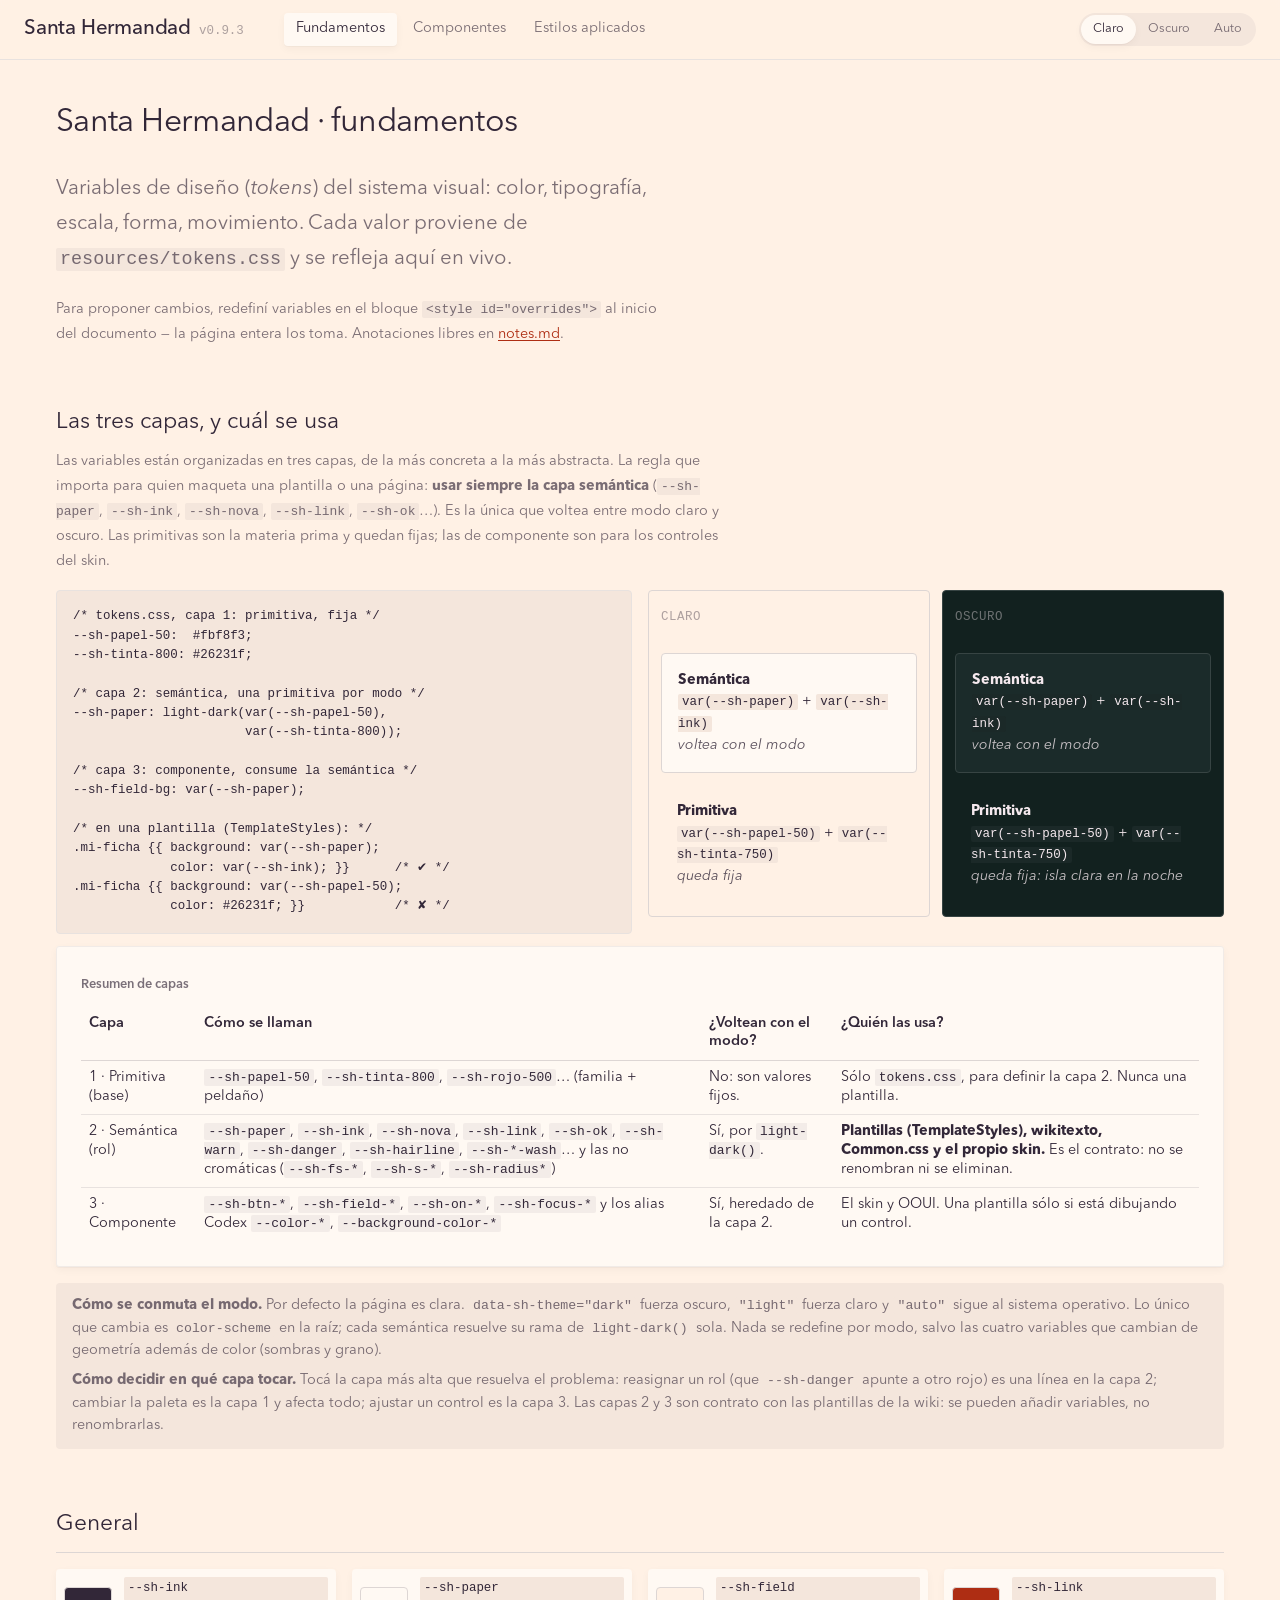
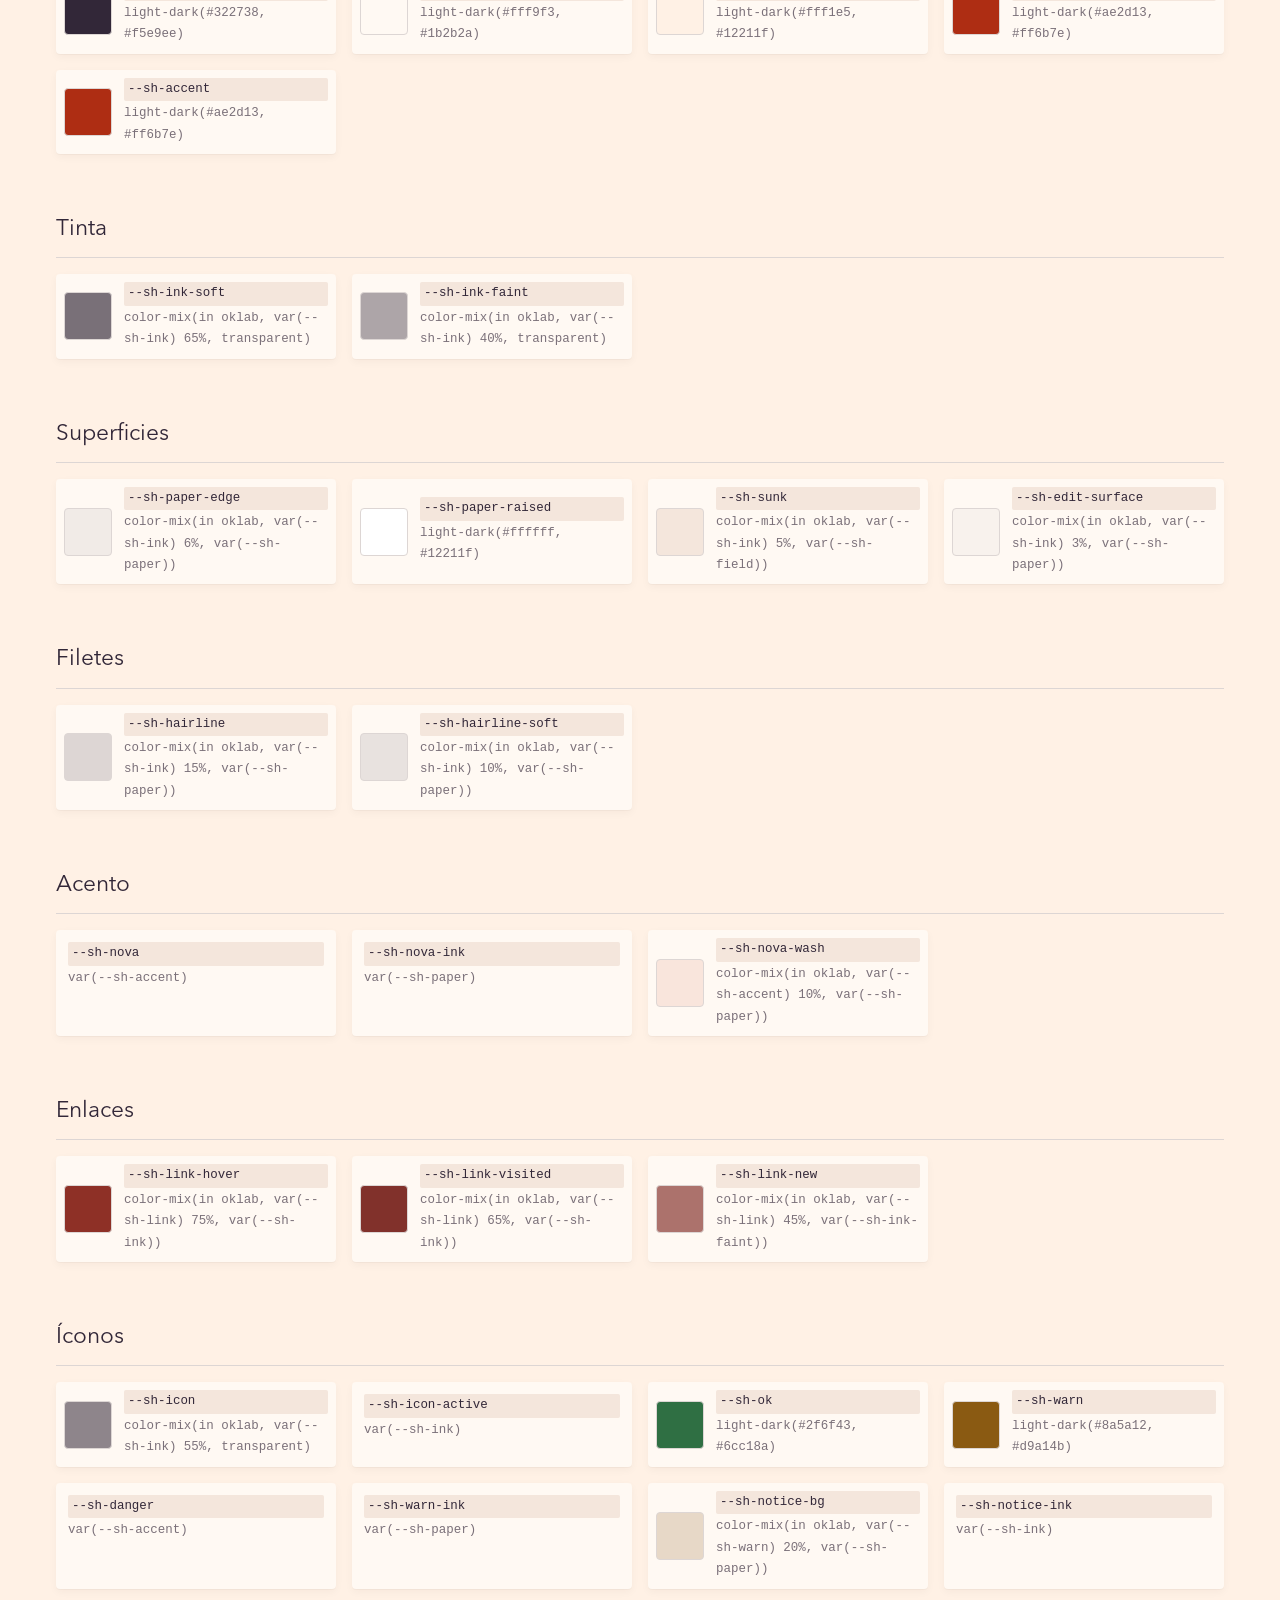
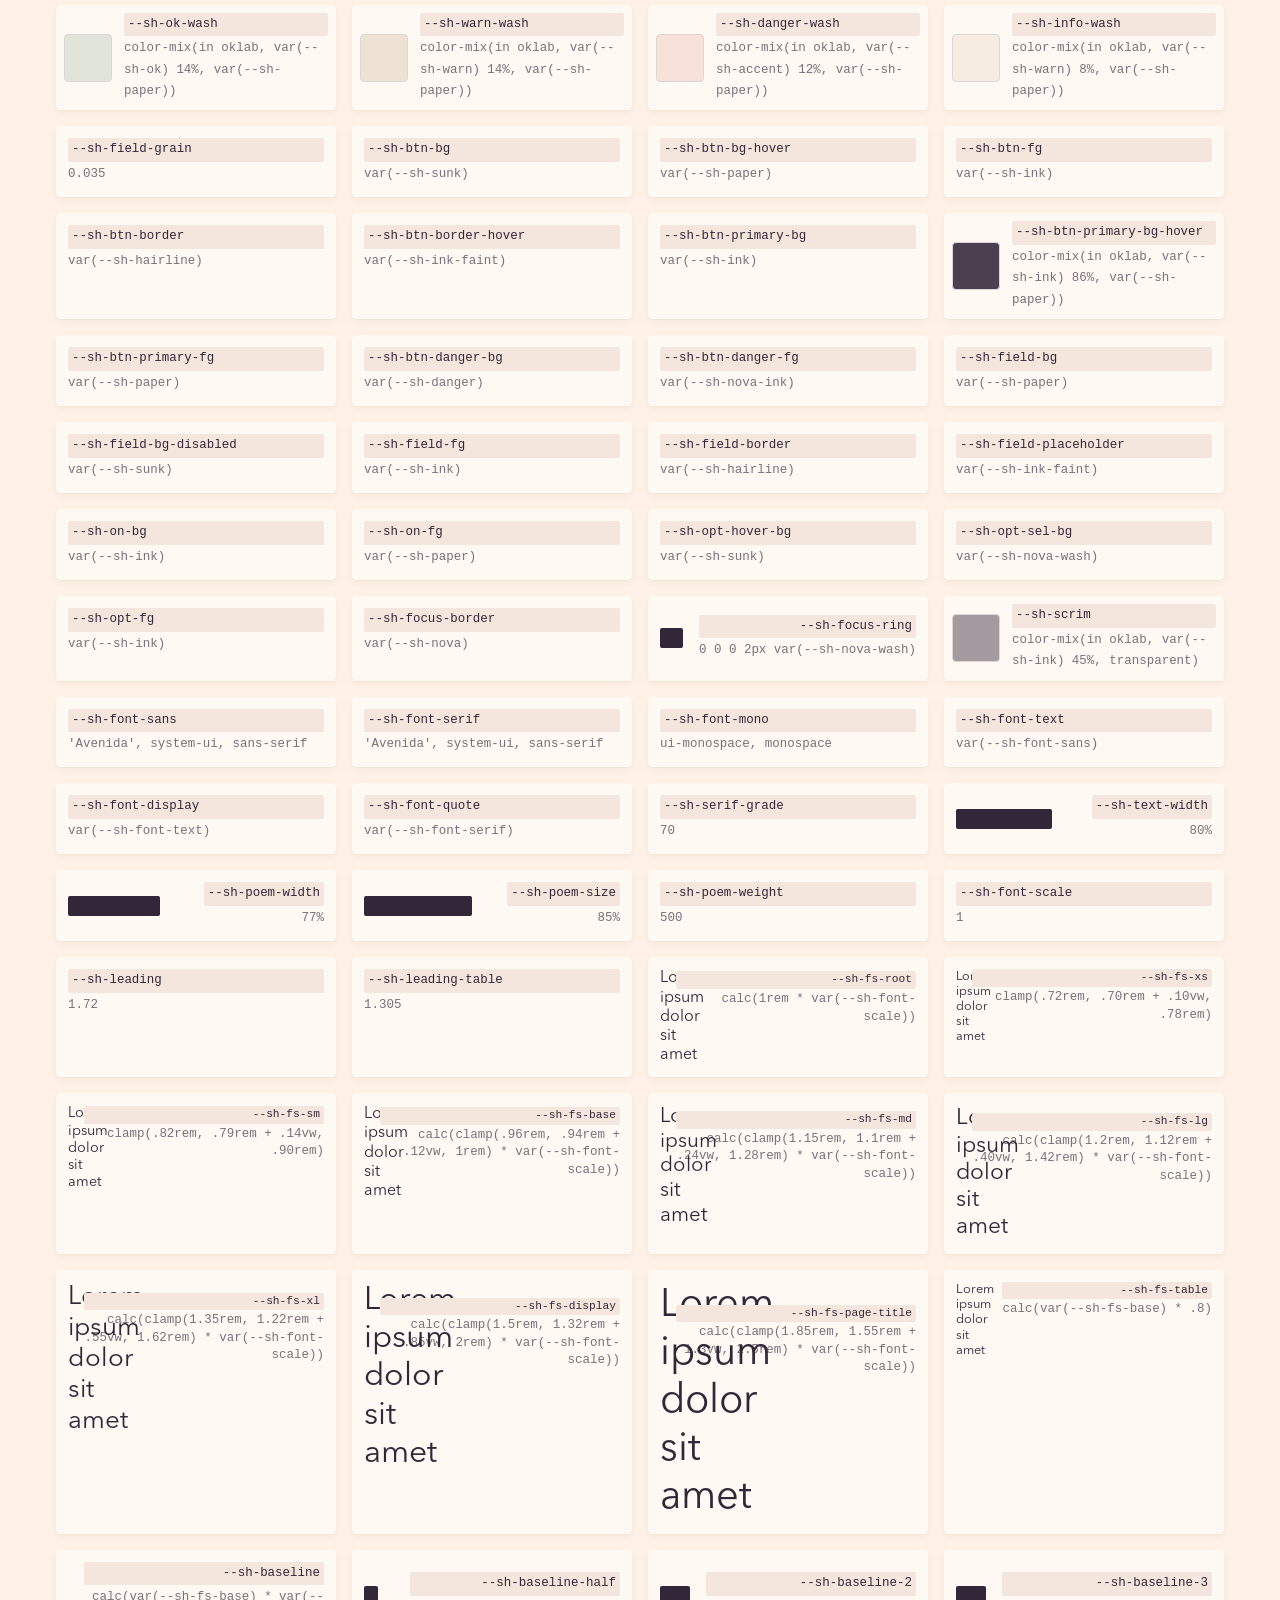
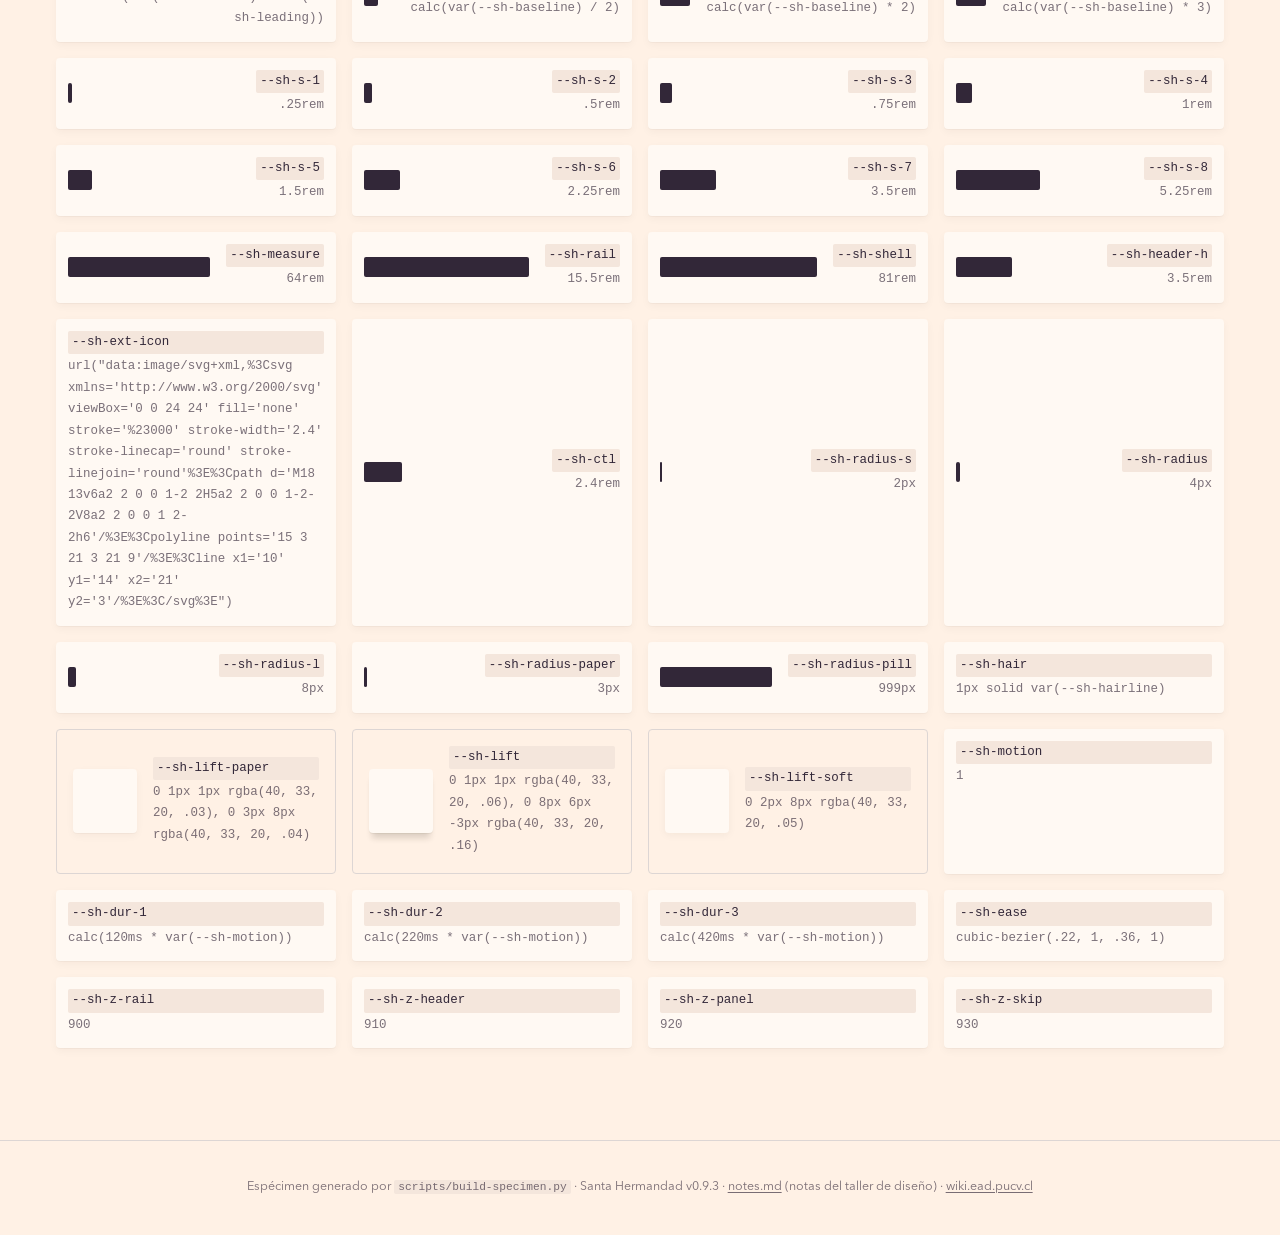
<file: docs/index.html>
<!DOCTYPE html>
<html lang="es">
<head>
<meta charset="utf-8">
<title>Stellamereida</title>
<meta name="viewport" content="width=device-width, initial-scale=1">
<meta http-equiv="refresh" content="0; url=./specimen/">
<link rel="canonical" href="./specimen/">
<style>
  body { font-family: system-ui, -apple-system, sans-serif; margin: 0;
         display: grid; place-items: center; min-height: 100vh;
         background: #e8e4da; color: #221f1a; }
  a { color: #b22f1e; }
</style>
</head>
<body>
<p>Redirigiendo a <a href="./specimen/">el espécimen gráfico de Stellamereida</a>…</p>
</body>
</html>
</file>
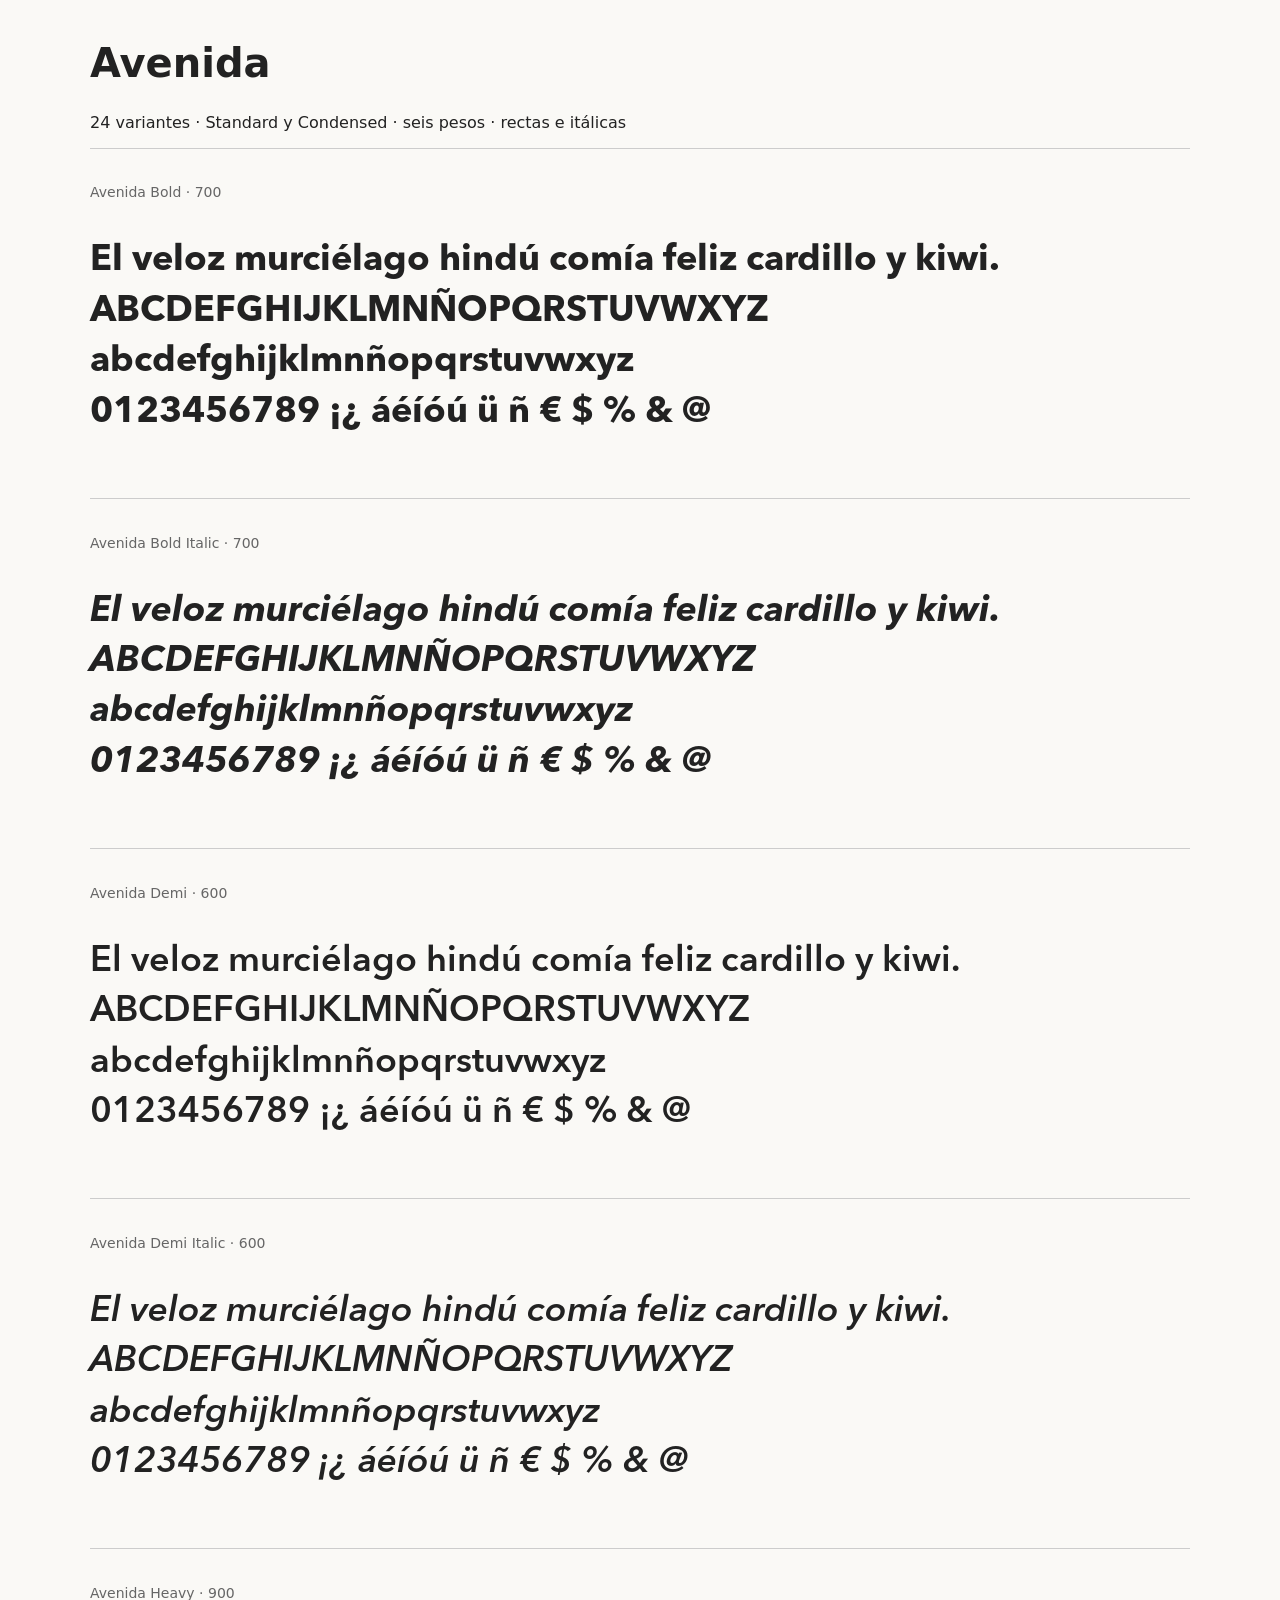
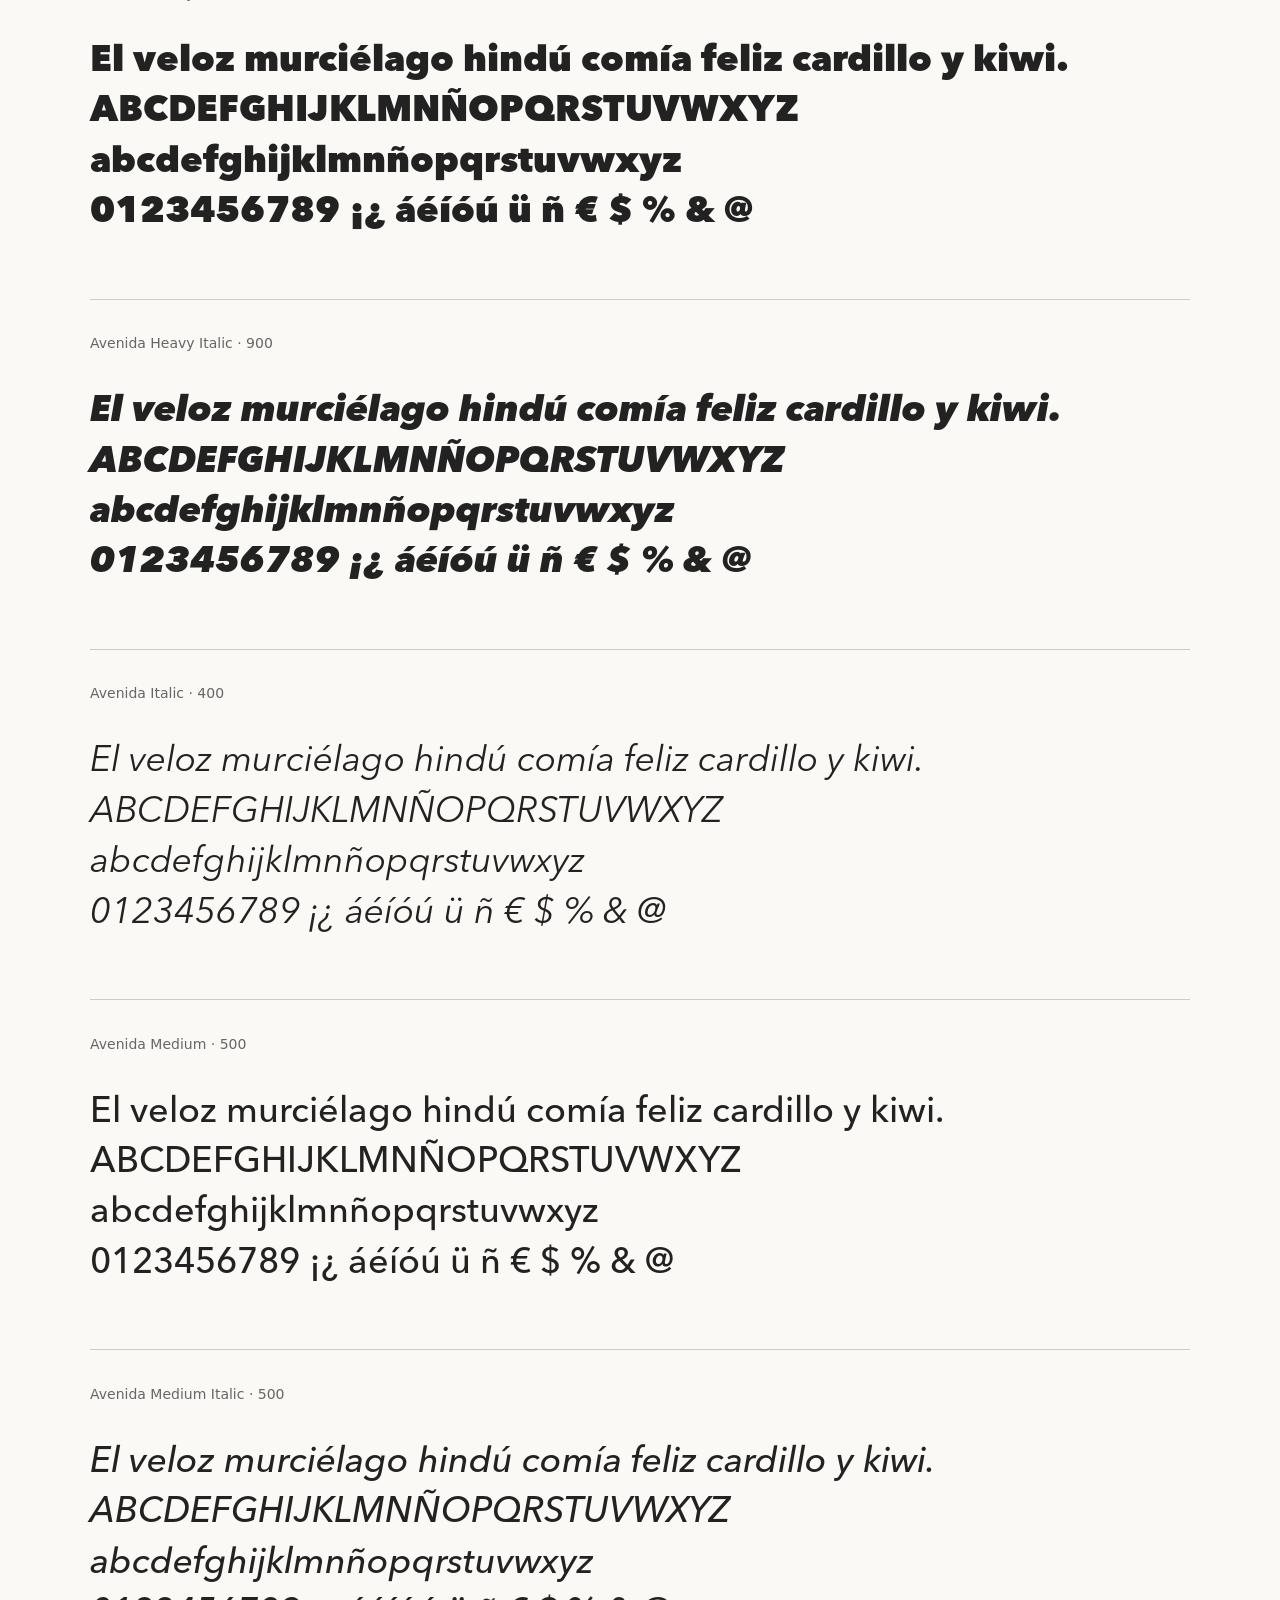
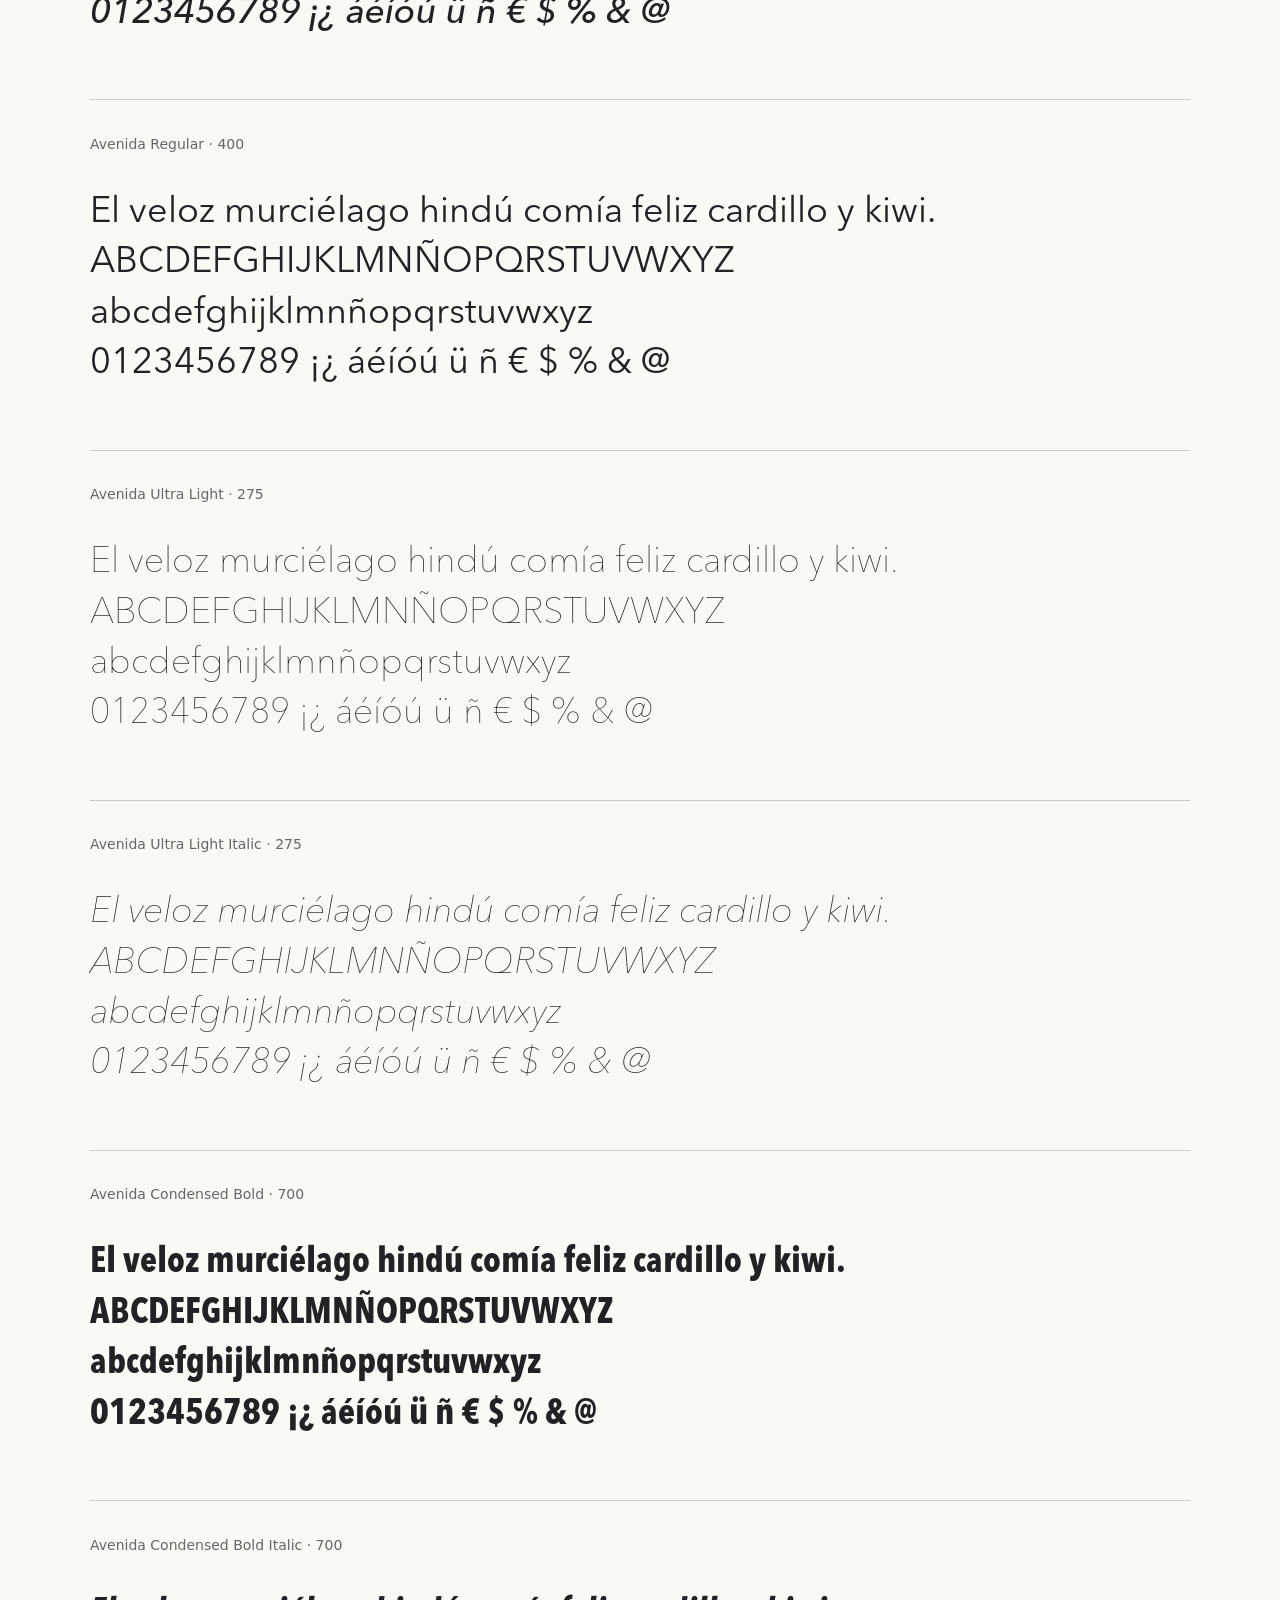
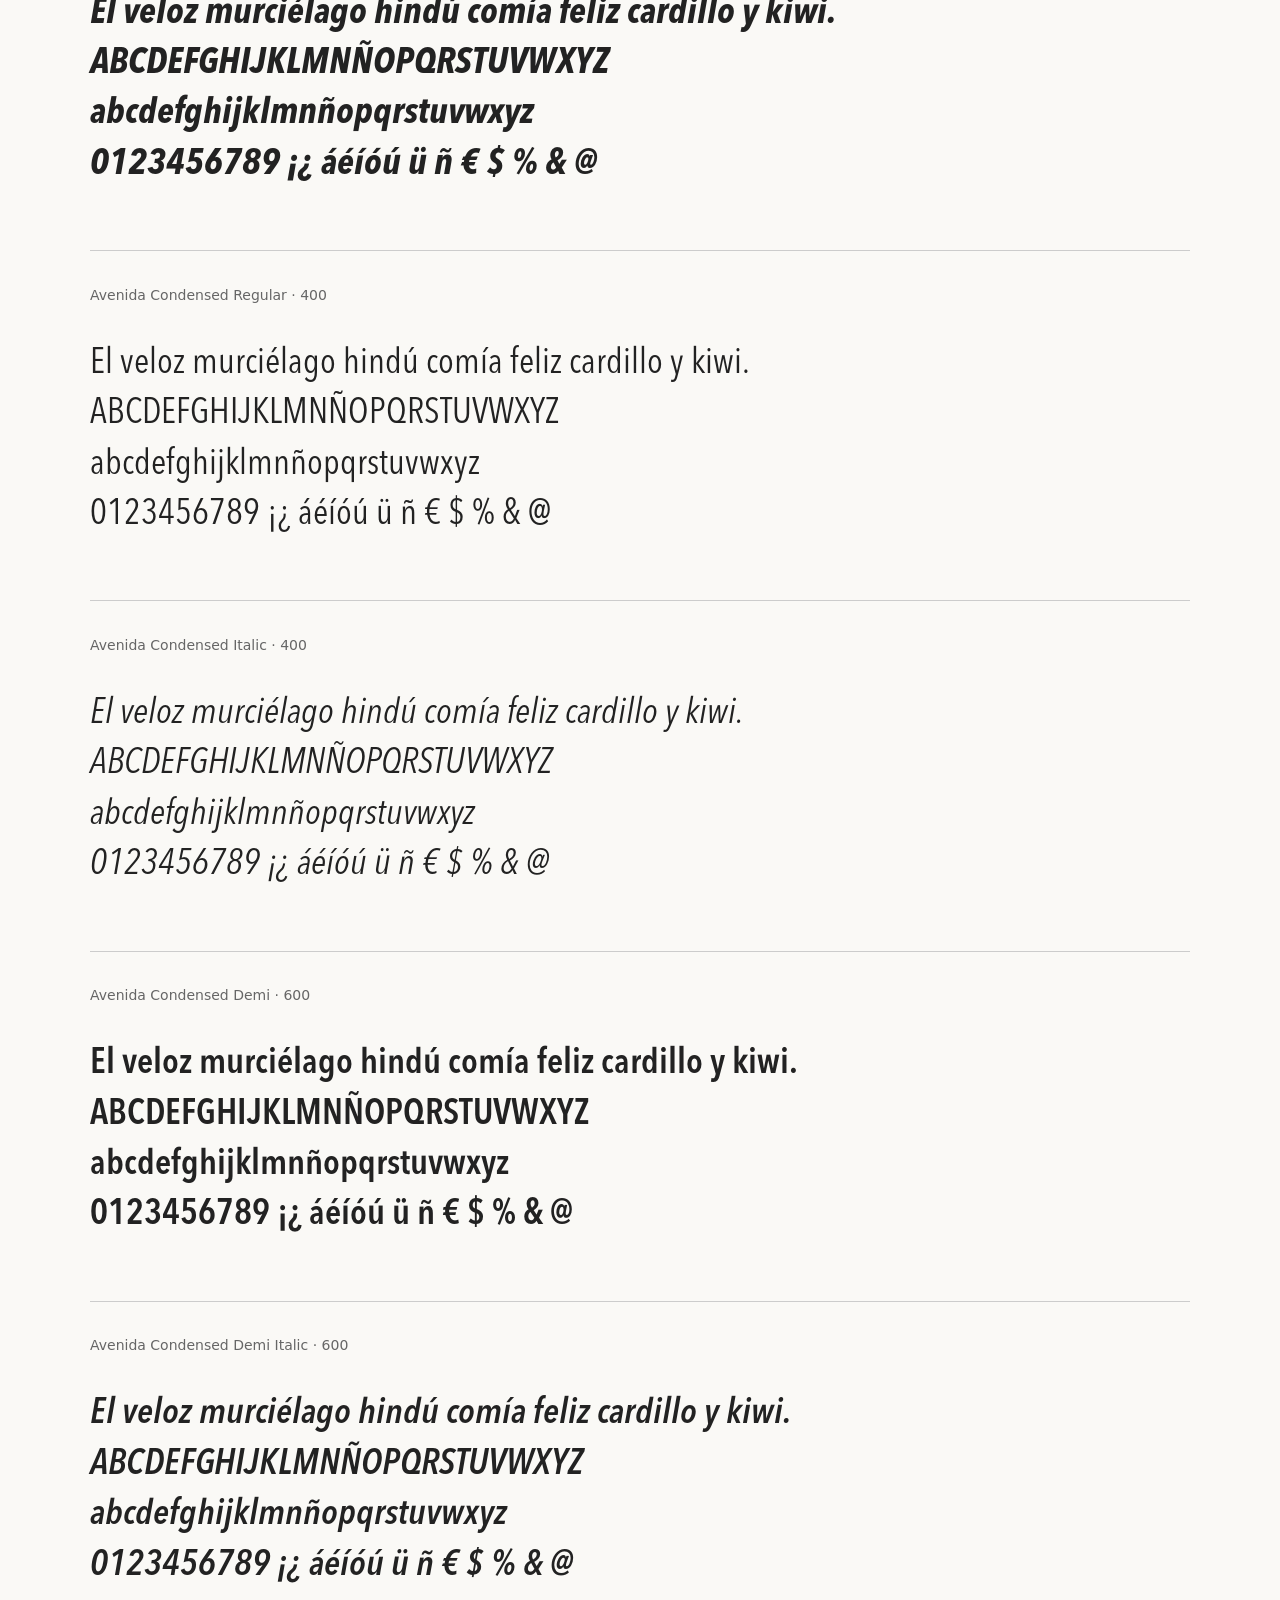
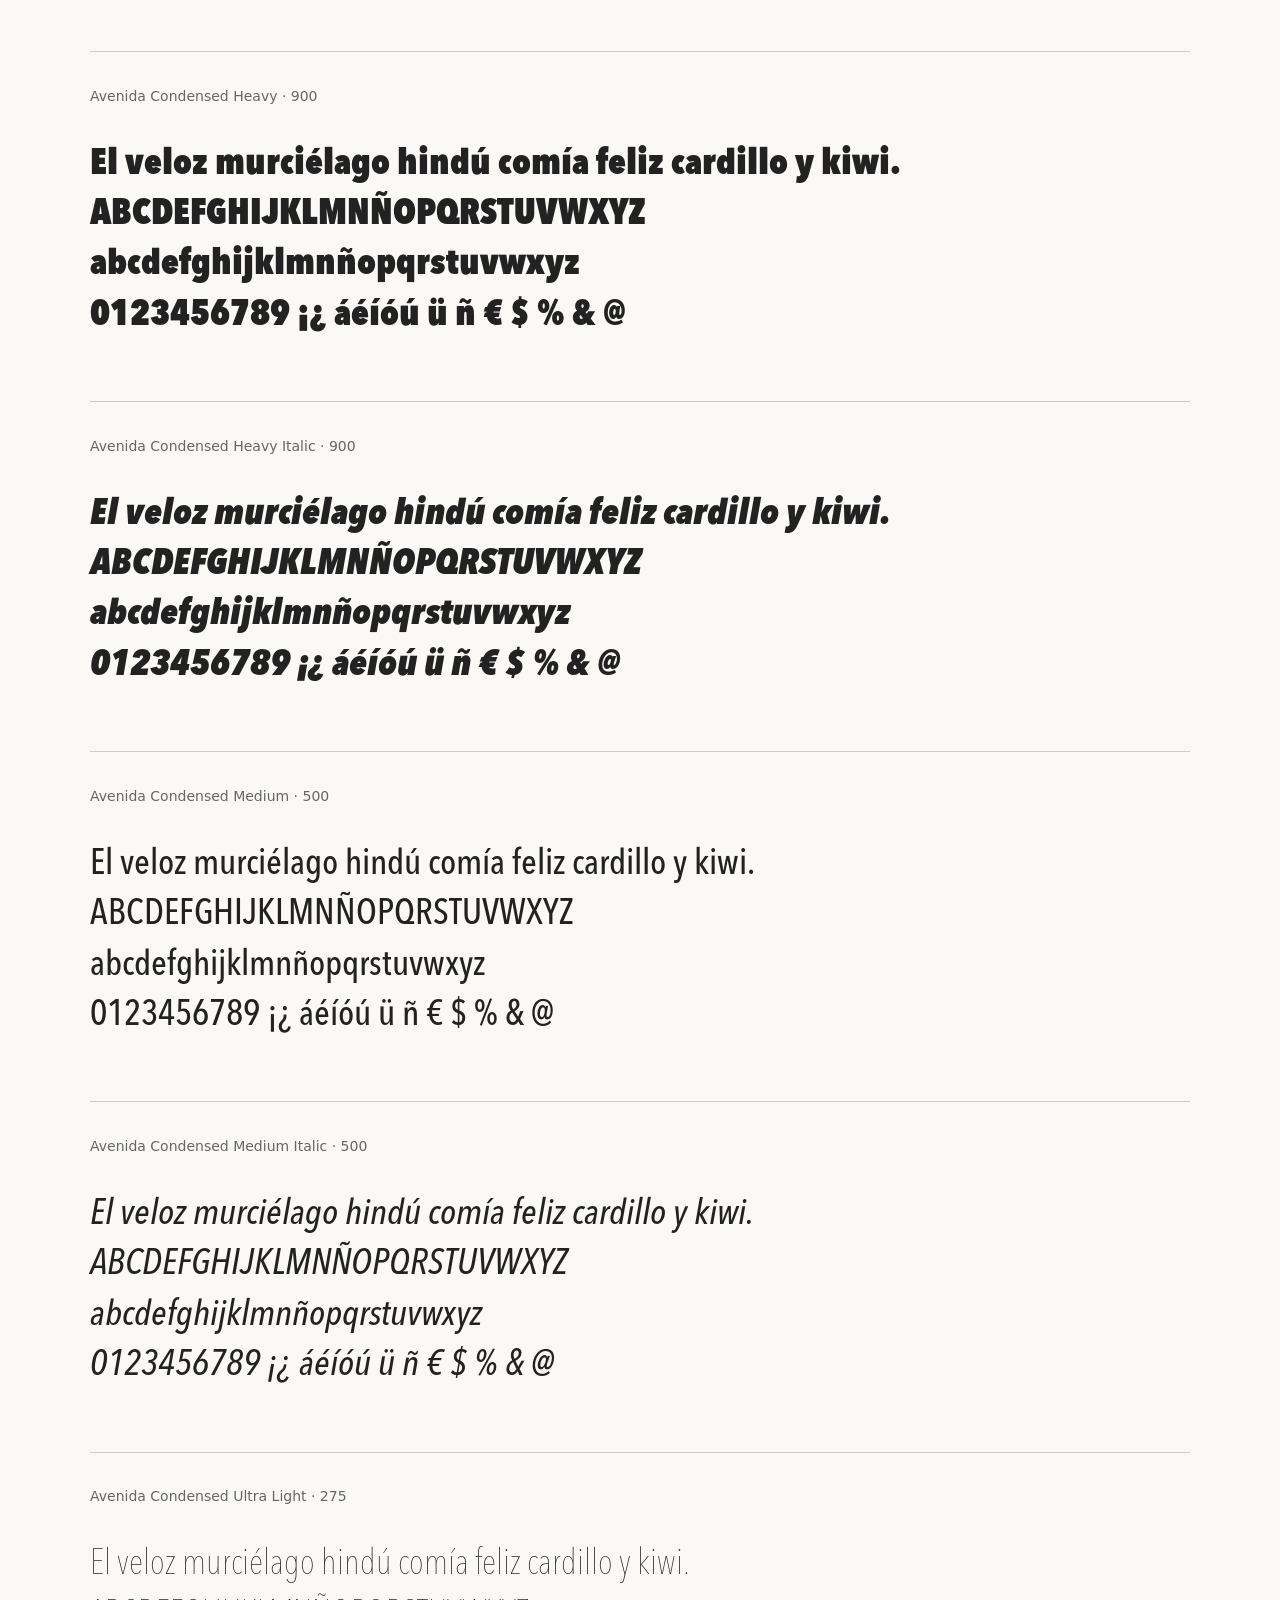
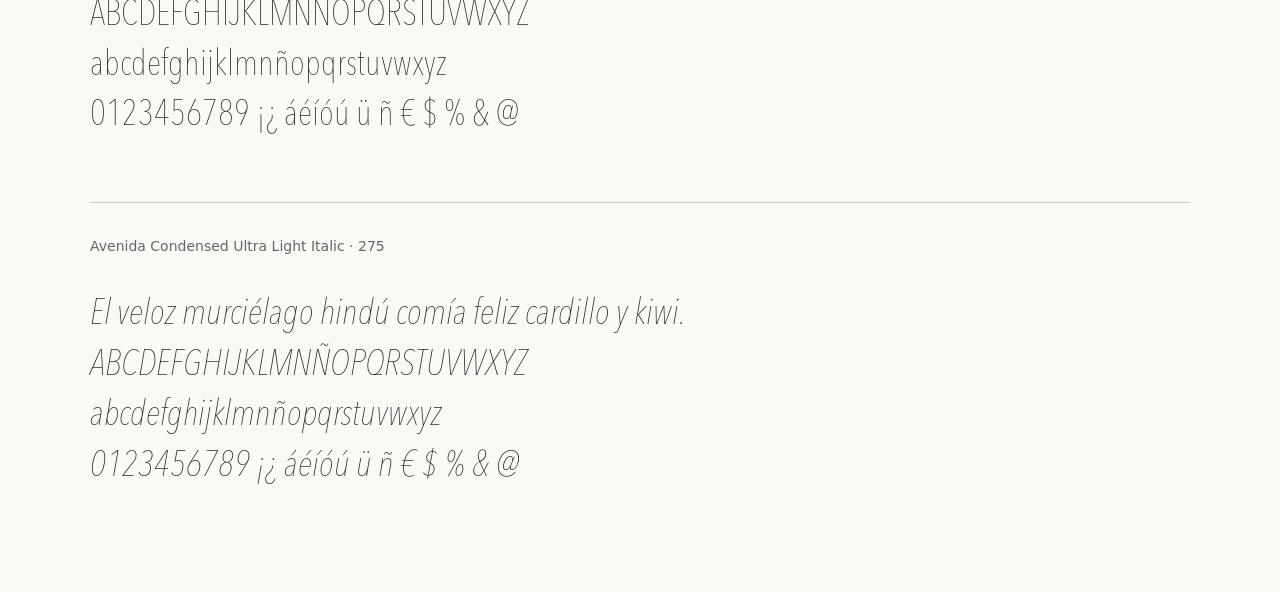
<file: resources/fonts/Avenida/index.html>
<!doctype html>
<html lang="es"><meta charset="utf-8"><meta name="viewport" content="width=device-width,initial-scale=1">
<title>Avenida — familia web</title><link rel="stylesheet" href="avenida.css">
<style>body{margin:40px auto;padding:0 24px;max-width:1100px;color:#222;background:#faf9f6;font-family:system-ui,sans-serif}h1{font-size:40px}h2{font-size:14px;font-weight:500;color:#666}section{padding:24px 0;border-top:1px solid #ccc}p{font-size:clamp(20px,4vw,36px);line-height:1.4;overflow-wrap:anywhere}</style>
<h1>Avenida</h1><p style="font:16px system-ui">24 variantes · Standard y Condensed · seis pesos · rectas e itálicas</p>
<section><h2>Avenida Bold · 700</h2><p style="font-family:'Avenida';font-weight:700;font-style:normal">El veloz murciélago hindú comía feliz cardillo y kiwi.<br>ABCDEFGHIJKLMNÑOPQRSTUVWXYZ<br>abcdefghijklmnñopqrstuvwxyz<br>0123456789 ¡¿ áéíóú ü ñ € $ % &amp; @</p></section>
<section><h2>Avenida Bold Italic · 700</h2><p style="font-family:'Avenida';font-weight:700;font-style:italic">El veloz murciélago hindú comía feliz cardillo y kiwi.<br>ABCDEFGHIJKLMNÑOPQRSTUVWXYZ<br>abcdefghijklmnñopqrstuvwxyz<br>0123456789 ¡¿ áéíóú ü ñ € $ % &amp; @</p></section>
<section><h2>Avenida Demi · 600</h2><p style="font-family:'Avenida';font-weight:600;font-style:normal">El veloz murciélago hindú comía feliz cardillo y kiwi.<br>ABCDEFGHIJKLMNÑOPQRSTUVWXYZ<br>abcdefghijklmnñopqrstuvwxyz<br>0123456789 ¡¿ áéíóú ü ñ € $ % &amp; @</p></section>
<section><h2>Avenida Demi Italic · 600</h2><p style="font-family:'Avenida';font-weight:600;font-style:italic">El veloz murciélago hindú comía feliz cardillo y kiwi.<br>ABCDEFGHIJKLMNÑOPQRSTUVWXYZ<br>abcdefghijklmnñopqrstuvwxyz<br>0123456789 ¡¿ áéíóú ü ñ € $ % &amp; @</p></section>
<section><h2>Avenida Heavy · 900</h2><p style="font-family:'Avenida';font-weight:900;font-style:normal">El veloz murciélago hindú comía feliz cardillo y kiwi.<br>ABCDEFGHIJKLMNÑOPQRSTUVWXYZ<br>abcdefghijklmnñopqrstuvwxyz<br>0123456789 ¡¿ áéíóú ü ñ € $ % &amp; @</p></section>
<section><h2>Avenida Heavy Italic · 900</h2><p style="font-family:'Avenida';font-weight:900;font-style:italic">El veloz murciélago hindú comía feliz cardillo y kiwi.<br>ABCDEFGHIJKLMNÑOPQRSTUVWXYZ<br>abcdefghijklmnñopqrstuvwxyz<br>0123456789 ¡¿ áéíóú ü ñ € $ % &amp; @</p></section>
<section><h2>Avenida Italic · 400</h2><p style="font-family:'Avenida';font-weight:400;font-style:italic">El veloz murciélago hindú comía feliz cardillo y kiwi.<br>ABCDEFGHIJKLMNÑOPQRSTUVWXYZ<br>abcdefghijklmnñopqrstuvwxyz<br>0123456789 ¡¿ áéíóú ü ñ € $ % &amp; @</p></section>
<section><h2>Avenida Medium · 500</h2><p style="font-family:'Avenida';font-weight:500;font-style:normal">El veloz murciélago hindú comía feliz cardillo y kiwi.<br>ABCDEFGHIJKLMNÑOPQRSTUVWXYZ<br>abcdefghijklmnñopqrstuvwxyz<br>0123456789 ¡¿ áéíóú ü ñ € $ % &amp; @</p></section>
<section><h2>Avenida Medium Italic · 500</h2><p style="font-family:'Avenida';font-weight:500;font-style:italic">El veloz murciélago hindú comía feliz cardillo y kiwi.<br>ABCDEFGHIJKLMNÑOPQRSTUVWXYZ<br>abcdefghijklmnñopqrstuvwxyz<br>0123456789 ¡¿ áéíóú ü ñ € $ % &amp; @</p></section>
<section><h2>Avenida Regular · 400</h2><p style="font-family:'Avenida';font-weight:400;font-style:normal">El veloz murciélago hindú comía feliz cardillo y kiwi.<br>ABCDEFGHIJKLMNÑOPQRSTUVWXYZ<br>abcdefghijklmnñopqrstuvwxyz<br>0123456789 ¡¿ áéíóú ü ñ € $ % &amp; @</p></section>
<section><h2>Avenida Ultra Light · 275</h2><p style="font-family:'Avenida';font-weight:275;font-style:normal">El veloz murciélago hindú comía feliz cardillo y kiwi.<br>ABCDEFGHIJKLMNÑOPQRSTUVWXYZ<br>abcdefghijklmnñopqrstuvwxyz<br>0123456789 ¡¿ áéíóú ü ñ € $ % &amp; @</p></section>
<section><h2>Avenida Ultra Light Italic · 275</h2><p style="font-family:'Avenida';font-weight:275;font-style:italic">El veloz murciélago hindú comía feliz cardillo y kiwi.<br>ABCDEFGHIJKLMNÑOPQRSTUVWXYZ<br>abcdefghijklmnñopqrstuvwxyz<br>0123456789 ¡¿ áéíóú ü ñ € $ % &amp; @</p></section>
<section><h2>Avenida Condensed Bold · 700</h2><p style="font-family:'Avenida Condensed';font-weight:700;font-style:normal">El veloz murciélago hindú comía feliz cardillo y kiwi.<br>ABCDEFGHIJKLMNÑOPQRSTUVWXYZ<br>abcdefghijklmnñopqrstuvwxyz<br>0123456789 ¡¿ áéíóú ü ñ € $ % &amp; @</p></section>
<section><h2>Avenida Condensed Bold Italic · 700</h2><p style="font-family:'Avenida Condensed';font-weight:700;font-style:italic">El veloz murciélago hindú comía feliz cardillo y kiwi.<br>ABCDEFGHIJKLMNÑOPQRSTUVWXYZ<br>abcdefghijklmnñopqrstuvwxyz<br>0123456789 ¡¿ áéíóú ü ñ € $ % &amp; @</p></section>
<section><h2>Avenida Condensed Regular · 400</h2><p style="font-family:'Avenida Condensed';font-weight:400;font-style:normal">El veloz murciélago hindú comía feliz cardillo y kiwi.<br>ABCDEFGHIJKLMNÑOPQRSTUVWXYZ<br>abcdefghijklmnñopqrstuvwxyz<br>0123456789 ¡¿ áéíóú ü ñ € $ % &amp; @</p></section>
<section><h2>Avenida Condensed Italic · 400</h2><p style="font-family:'Avenida Condensed';font-weight:400;font-style:italic">El veloz murciélago hindú comía feliz cardillo y kiwi.<br>ABCDEFGHIJKLMNÑOPQRSTUVWXYZ<br>abcdefghijklmnñopqrstuvwxyz<br>0123456789 ¡¿ áéíóú ü ñ € $ % &amp; @</p></section>
<section><h2>Avenida Condensed Demi · 600</h2><p style="font-family:'Avenida Condensed';font-weight:600;font-style:normal">El veloz murciélago hindú comía feliz cardillo y kiwi.<br>ABCDEFGHIJKLMNÑOPQRSTUVWXYZ<br>abcdefghijklmnñopqrstuvwxyz<br>0123456789 ¡¿ áéíóú ü ñ € $ % &amp; @</p></section>
<section><h2>Avenida Condensed Demi Italic · 600</h2><p style="font-family:'Avenida Condensed';font-weight:600;font-style:italic">El veloz murciélago hindú comía feliz cardillo y kiwi.<br>ABCDEFGHIJKLMNÑOPQRSTUVWXYZ<br>abcdefghijklmnñopqrstuvwxyz<br>0123456789 ¡¿ áéíóú ü ñ € $ % &amp; @</p></section>
<section><h2>Avenida Condensed Heavy · 900</h2><p style="font-family:'Avenida Condensed';font-weight:900;font-style:normal">El veloz murciélago hindú comía feliz cardillo y kiwi.<br>ABCDEFGHIJKLMNÑOPQRSTUVWXYZ<br>abcdefghijklmnñopqrstuvwxyz<br>0123456789 ¡¿ áéíóú ü ñ € $ % &amp; @</p></section>
<section><h2>Avenida Condensed Heavy Italic · 900</h2><p style="font-family:'Avenida Condensed';font-weight:900;font-style:italic">El veloz murciélago hindú comía feliz cardillo y kiwi.<br>ABCDEFGHIJKLMNÑOPQRSTUVWXYZ<br>abcdefghijklmnñopqrstuvwxyz<br>0123456789 ¡¿ áéíóú ü ñ € $ % &amp; @</p></section>
<section><h2>Avenida Condensed Medium · 500</h2><p style="font-family:'Avenida Condensed';font-weight:500;font-style:normal">El veloz murciélago hindú comía feliz cardillo y kiwi.<br>ABCDEFGHIJKLMNÑOPQRSTUVWXYZ<br>abcdefghijklmnñopqrstuvwxyz<br>0123456789 ¡¿ áéíóú ü ñ € $ % &amp; @</p></section>
<section><h2>Avenida Condensed Medium Italic · 500</h2><p style="font-family:'Avenida Condensed';font-weight:500;font-style:italic">El veloz murciélago hindú comía feliz cardillo y kiwi.<br>ABCDEFGHIJKLMNÑOPQRSTUVWXYZ<br>abcdefghijklmnñopqrstuvwxyz<br>0123456789 ¡¿ áéíóú ü ñ € $ % &amp; @</p></section>
<section><h2>Avenida Condensed Ultra Light · 275</h2><p style="font-family:'Avenida Condensed';font-weight:275;font-style:normal">El veloz murciélago hindú comía feliz cardillo y kiwi.<br>ABCDEFGHIJKLMNÑOPQRSTUVWXYZ<br>abcdefghijklmnñopqrstuvwxyz<br>0123456789 ¡¿ áéíóú ü ñ € $ % &amp; @</p></section>
<section><h2>Avenida Condensed Ultra Light Italic · 275</h2><p style="font-family:'Avenida Condensed';font-weight:275;font-style:italic">El veloz murciélago hindú comía feliz cardillo y kiwi.<br>ABCDEFGHIJKLMNÑOPQRSTUVWXYZ<br>abcdefghijklmnñopqrstuvwxyz<br>0123456789 ¡¿ áéíóú ü ñ € $ % &amp; @</p></section>
</html>
</file>
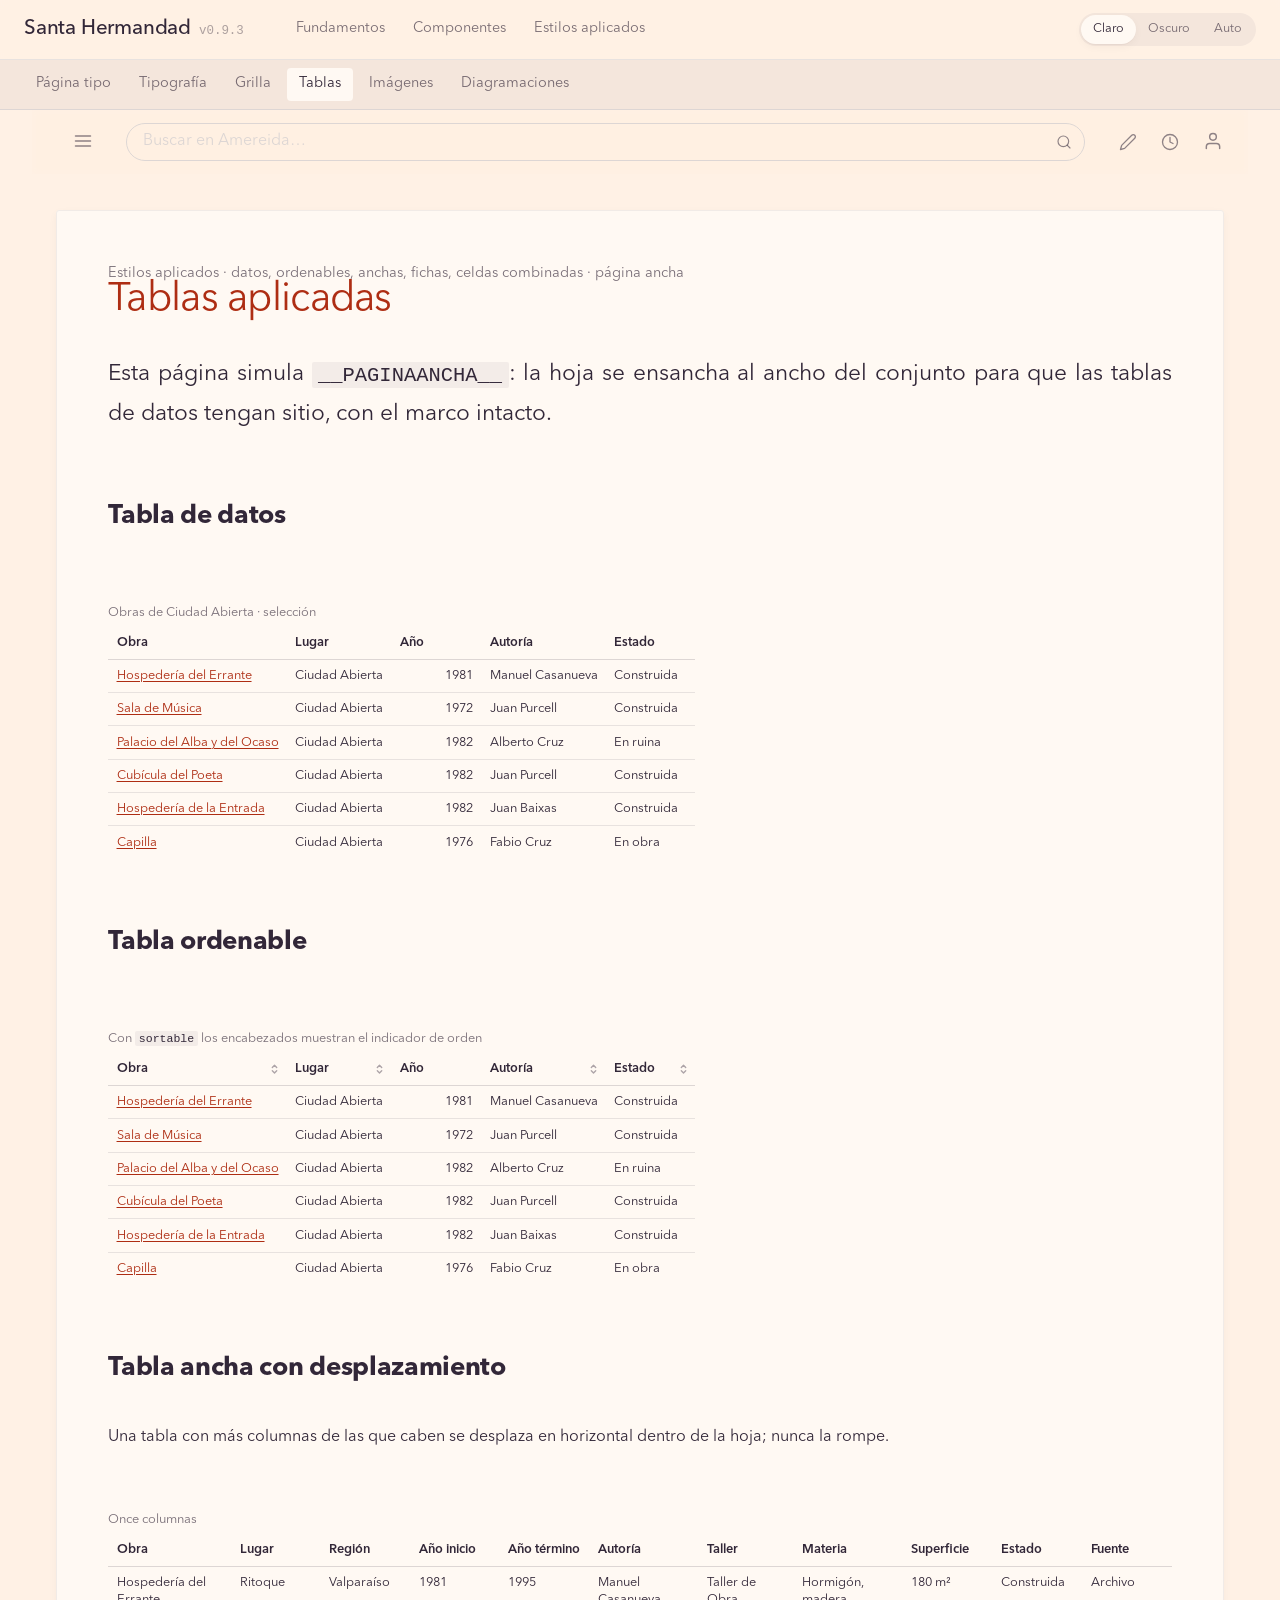
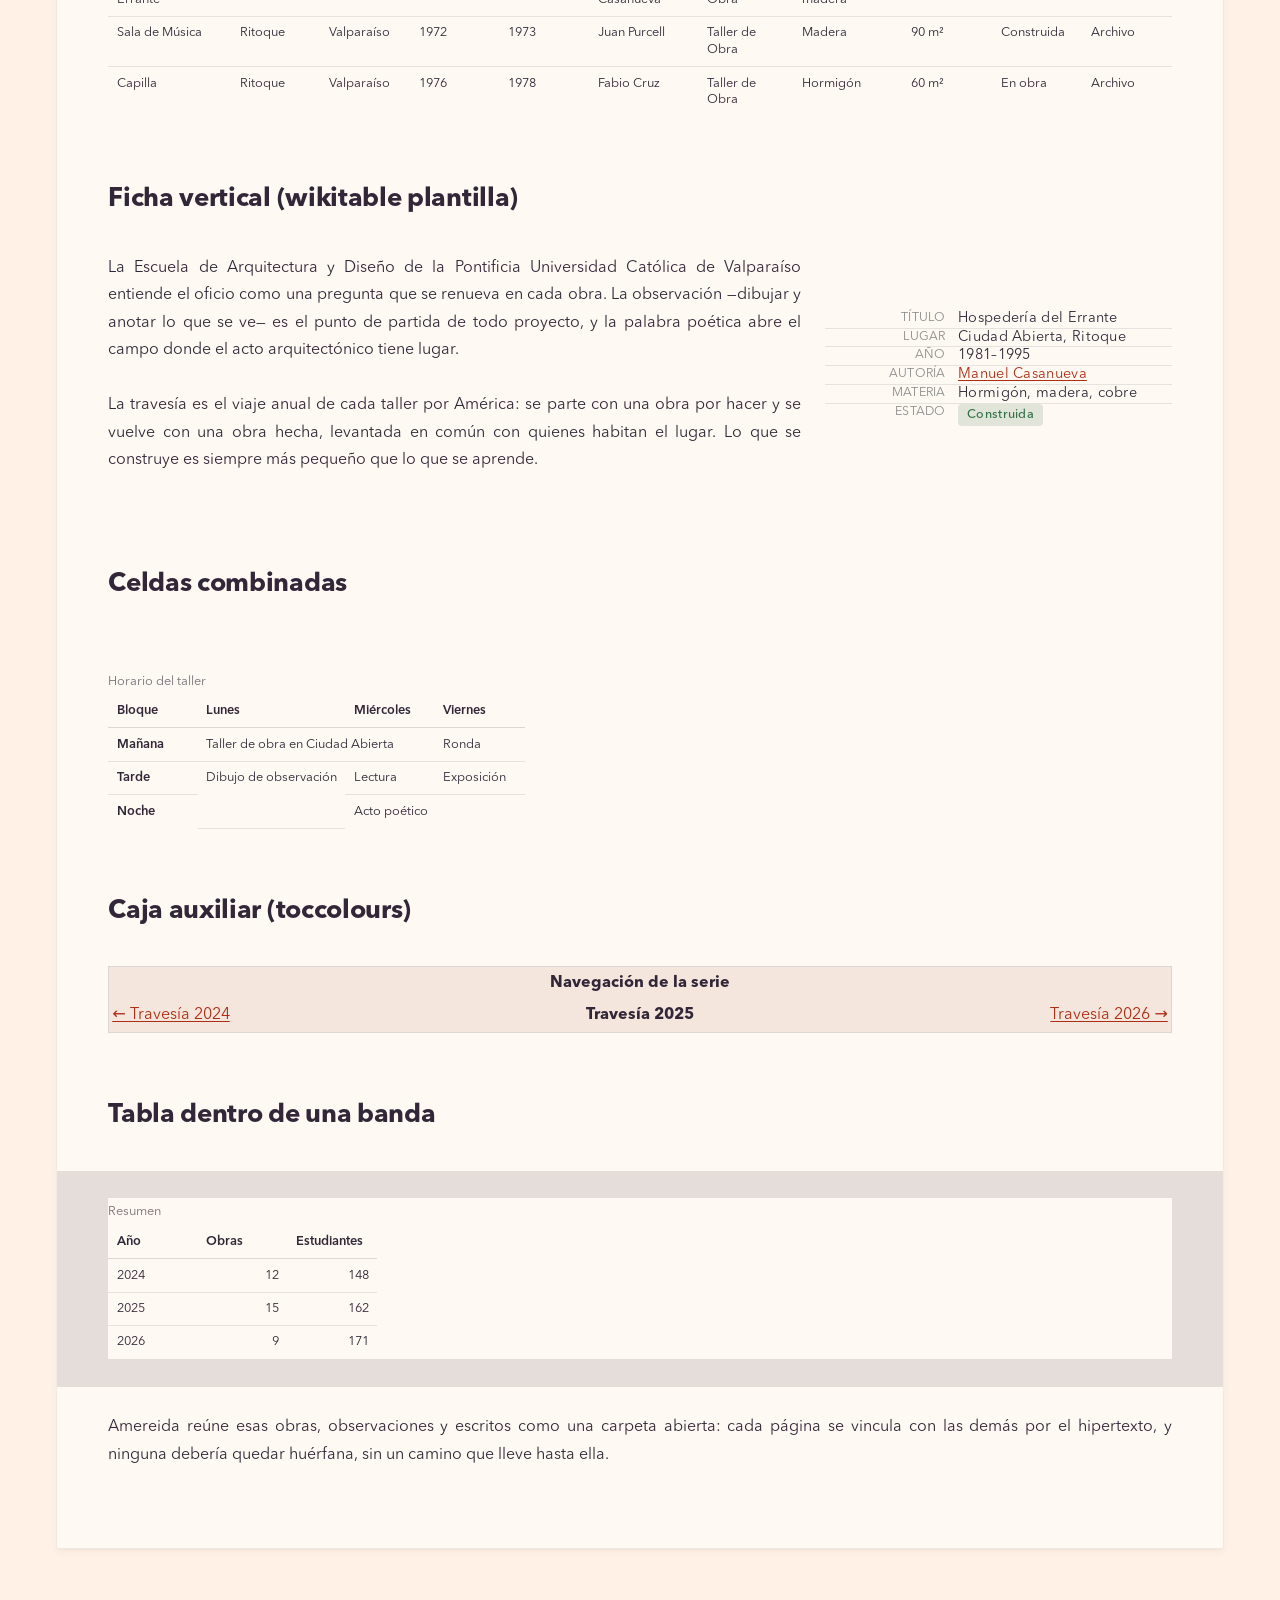
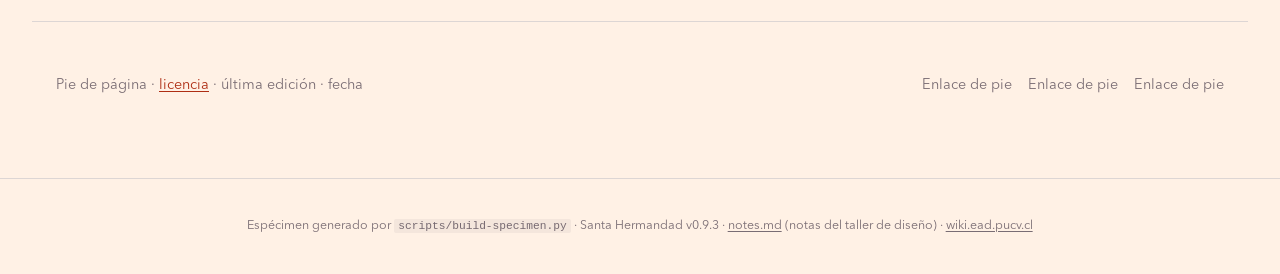
<file: docs/specimen/aplicados-tablas.html>
<!DOCTYPE html>
<html lang="es" data-sh-theme="light">
<head>
<meta charset="utf-8">
<meta name="viewport" content="width=device-width, initial-scale=1">
<title>Tablas aplicadas — Santa Hermandad v0.9.3</title>
<link rel="stylesheet" href="assets/fonts.css">
<link rel="stylesheet" href="assets/tokens.css">
<link rel="stylesheet" href="assets/santa-hermandad.css">
<link rel="stylesheet" href="assets/specimen.css">
<!-- ── overrides ────────────────────────────────────────────────────────────
     El taller de diseño pega aquí redefiniciones de variables de diseño para proponer
     cambios. Sobreescriben tokens.css sin tocar el archivo fuente. Ejemplo:
       :root { --sh-nova: #c33; --sh-fs-display: 2.4rem; }
     ─────────────────────────────────────────────────────────────────── -->
<style id="overrides">
/* :root { --sh-nova: #cc3344; } */
</style>
</head>
<body class="spec">
<svg xmlns="http://www.w3.org/2000/svg" class="sh-iconsprite" aria-hidden="true" focusable="false" style="position:absolute;width:0;height:0;overflow:hidden" width="0" height="0">
	<symbol id="sh-i-menu" viewBox="0 0 24 24"><line x1="3" y1="6" x2="21" y2="6"/><line x1="3" y1="12" x2="21" y2="12"/><line x1="3" y1="18" x2="21" y2="18"/></symbol>
	<symbol id="sh-i-search" viewBox="0 0 24 24"><circle cx="11" cy="11" r="8"/><line x1="21" y1="21" x2="16.65" y2="16.65"/></symbol>
	<symbol id="sh-i-user" viewBox="0 0 24 24"><path d="M20 21v-2a4 4 0 0 0-4-4H8a4 4 0 0 0-4 4v2"/><circle cx="12" cy="7" r="4"/></symbol>
	<symbol id="sh-i-clock" viewBox="0 0 24 24"><circle cx="12" cy="12" r="10"/><polyline points="12 6 12 12 16 14"/></symbol>
	<symbol id="sh-i-corner-up-left" viewBox="0 0 24 24"><polyline points="9 14 4 9 9 4"/><path d="M20 20v-7a4 4 0 0 0-4-4H4"/></symbol>
	<symbol id="sh-i-x" viewBox="0 0 24 24"><line x1="18" y1="6" x2="6" y2="18"/><line x1="6" y1="6" x2="18" y2="18"/></symbol>
	<symbol id="sh-i-list" viewBox="0 0 24 24"><line x1="8" y1="6" x2="21" y2="6"/><line x1="8" y1="12" x2="21" y2="12"/><line x1="8" y1="18" x2="21" y2="18"/><line x1="3" y1="6" x2="3.01" y2="6"/><line x1="3" y1="12" x2="3.01" y2="12"/><line x1="3" y1="18" x2="3.01" y2="18"/></symbol>
	<symbol id="sh-i-chevron-down" viewBox="0 0 24 24"><polyline points="6 9 12 15 18 9"/></symbol>
	<symbol id="sh-i-chevron-up" viewBox="0 0 24 24"><polyline points="18 15 12 9 6 15"/></symbol>
	<symbol id="sh-i-plus" viewBox="0 0 24 24"><line x1="12" y1="5" x2="12" y2="19"/><line x1="5" y1="12" x2="19" y2="12"/></symbol>
	<symbol id="sh-i-file" viewBox="0 0 24 24"><path d="M14 2H6a2 2 0 0 0-2 2v16a2 2 0 0 0 2 2h12a2 2 0 0 0 2-2V8z"/><polyline points="14 2 14 8 20 8"/><line x1="16" y1="13" x2="8" y2="13"/><line x1="16" y1="17" x2="8" y2="17"/></symbol>
	<symbol id="sh-i-edit" viewBox="0 0 24 24"><path d="M17 3a2.828 2.828 0 1 1 4 4L7.5 20.5 2 22l1.5-5.5L17 3z"/></symbol>
	<symbol id="sh-i-file-plus" viewBox="0 0 24 24"><path d="M14 2H6a2 2 0 0 0-2 2v16a2 2 0 0 0 2 2h12a2 2 0 0 0 2-2V8z"/><polyline points="14 2 14 8 20 8"/><line x1="12" y1="18" x2="12" y2="12"/><line x1="9" y1="15" x2="15" y2="15"/></symbol>
	<symbol id="sh-i-tool" viewBox="0 0 24 24"><path d="M14.7 6.3a1 1 0 0 0 0 1.4l1.6 1.6a1 1 0 0 0 1.4 0l3.77-3.77a6 6 0 0 1-7.94 7.94l-6.91 6.91a2.12 2.12 0 0 1-3-3l6.91-6.91a6 6 0 0 1 7.94-7.94l-3.76 3.76z"/></symbol>
	<symbol id="sh-i-sun" viewBox="0 0 24 24"><circle cx="12" cy="12" r="5"/><line x1="12" y1="1" x2="12" y2="3"/><line x1="12" y1="21" x2="12" y2="23"/><line x1="4.22" y1="4.22" x2="5.64" y2="5.64"/><line x1="18.36" y1="18.36" x2="19.78" y2="19.78"/><line x1="1" y1="12" x2="3" y2="12"/><line x1="21" y1="12" x2="23" y2="12"/><line x1="4.22" y1="19.78" x2="5.64" y2="18.36"/><line x1="18.36" y1="5.64" x2="19.78" y2="4.22"/></symbol>
	<symbol id="sh-i-moon" viewBox="0 0 24 24"><path d="M21 12.79A9 9 0 1 1 11.21 3 7 7 0 0 0 21 12.79z"/></symbol>
	<symbol id="sh-i-external-link" viewBox="0 0 24 24"><path d="M18 13v6a2 2 0 0 1-2 2H5a2 2 0 0 1-2-2V8a2 2 0 0 1 2-2h6"/><polyline points="15 3 21 3 21 9"/><line x1="10" y1="14" x2="21" y2="3"/></symbol>
	<symbol id="sh-i-arrow-right" viewBox="0 0 24 24"><line x1="5" y1="12" x2="19" y2="12"/><polyline points="12 5 19 12 12 19"/></symbol>
	<symbol id="sh-i-arrow-up" viewBox="0 0 24 24"><line x1="12" y1="19" x2="12" y2="5"/><polyline points="5 12 12 5 19 12"/></symbol>
	<symbol id="sh-i-rss" viewBox="0 0 24 24"><path d="M4 11a9 9 0 0 1 9 9"/><path d="M4 4a16 16 0 0 1 16 16"/><circle cx="5" cy="19" r="1"/></symbol>
	<symbol id="sh-i-git-merge" viewBox="0 0 24 24"><circle cx="18" cy="18" r="3"/><circle cx="6" cy="6" r="3"/><path d="M6 21V9a9 9 0 0 0 9 9"/></symbol>
	<symbol id="sh-i-upload" viewBox="0 0 24 24"><path d="M21 15v4a2 2 0 0 1-2 2H5a2 2 0 0 1-2-2v-4"/><polyline points="17 8 12 3 7 8"/><line x1="12" y1="3" x2="12" y2="15"/></symbol>
	<symbol id="sh-i-printer" viewBox="0 0 24 24"><polyline points="6 9 6 2 18 2 18 9"/><path d="M6 18H4a2 2 0 0 1-2-2v-5a2 2 0 0 1 2-2h16a2 2 0 0 1 2 2v5a2 2 0 0 1-2 2h-2"/><rect x="6" y="14" width="12" height="8"/></symbol>
	<symbol id="sh-i-link" viewBox="0 0 24 24"><path d="M10 13a5 5 0 0 0 7.54.54l3-3a5 5 0 0 0-7.07-7.07l-1.72 1.71"/><path d="M14 11a5 5 0 0 0-7.54-.54l-3 3a5 5 0 0 0 7.07 7.07l1.71-1.71"/></symbol>
	<symbol id="sh-i-info" viewBox="0 0 24 24"><circle cx="12" cy="12" r="10"/><line x1="12" y1="16" x2="12" y2="12"/><line x1="12" y1="8" x2="12.01" y2="8"/></symbol>
	<symbol id="sh-i-user-plus" viewBox="0 0 24 24"><path d="M16 21v-2a4 4 0 0 0-4-4H5a4 4 0 0 0-4 4v2"/><circle cx="8.5" cy="7" r="4"/><line x1="20" y1="8" x2="20" y2="14"/><line x1="23" y1="11" x2="17" y2="11"/></symbol>
	<symbol id="sh-i-user-x" viewBox="0 0 24 24"><path d="M16 21v-2a4 4 0 0 0-4-4H5a4 4 0 0 0-4 4v2"/><circle cx="8.5" cy="7" r="4"/><line x1="18" y1="8" x2="23" y2="13"/><line x1="23" y1="8" x2="18" y2="13"/></symbol>
	<symbol id="sh-i-users" viewBox="0 0 24 24"><path d="M17 21v-2a4 4 0 0 0-4-4H5a4 4 0 0 0-4 4v2"/><circle cx="9" cy="7" r="4"/><path d="M23 21v-2a4 4 0 0 0-3-3.87"/><path d="M16 3.13a4 4 0 0 1 0 7.75"/></symbol>
	<symbol id="sh-i-file-text" viewBox="0 0 24 24"><path d="M14 2H6a2 2 0 0 0-2 2v16a2 2 0 0 0 2 2h12a2 2 0 0 0 2-2V8z"/><polyline points="14 2 14 8 20 8"/><line x1="16" y1="13" x2="8" y2="13"/><line x1="16" y1="17" x2="8" y2="17"/><polyline points="10 9 9 9 8 9"/></symbol>
	<symbol id="sh-i-book-open" viewBox="0 0 24 24"><path d="M2 3h6a4 4 0 0 1 4 4v14a3 3 0 0 0-3-3H2z"/><path d="M22 3h-6a4 4 0 0 0-4 4v14a3 3 0 0 1 3-3h7z"/></symbol>
</svg>
<header class="spec-top">
  <a class="spec-brand" href="index.html" aria-label="Santa Hermandad — Inicio">

    <span class="spec-brand-name">Santa Hermandad</span>
    <span class="spec-brand-ver">v0.9.3</span>
  </a>
  <nav class="spec-nav" aria-label="Secciones del espécimen"><a href="index.html">Fundamentos</a><a href="components.html">Componentes</a><a href="aplicados.html">Estilos aplicados</a></nav>
  <div class="spec-controls">
    <fieldset class="spec-seg" aria-label="Tema">
      <legend class="vh">Tema</legend>
      <button type="button" data-theme="light" aria-pressed="true">Claro</button>
      <button type="button" data-theme="dark">Oscuro</button>
      <button type="button" data-theme="auto">Auto</button>
    </fieldset>
  </div>
</header>
<nav class="spec-subnav" aria-label="Estilos aplicados"><a href="aplicados.html">Página tipo</a><a href="aplicados-tipografia.html">Tipografía</a><a href="aplicados-grilla.html">Grilla</a><a href="aplicados-tablas.html" aria-current="page">Tablas</a><a href="aplicados-imagenes.html">Imágenes</a><a href="aplicados-diagramaciones.html">Diagramaciones</a></nav>
<main class="spec-main">

<div class="sh-app demo-app sh-wide">
  <header class="sh-header" role="banner">
    <div class="sh-header-bar">
      <div class="sh-brandnav">
        <a class="sh-isotype" href="#" aria-label="Amereida — Inicio">
        </a>
        <div class="sh-md sh-sitenav">
          <button type="button" class="sh-md-trigger sh-md-icononly"
                  aria-expanded="false" aria-haspopup="true" aria-label="Navegación">
            <svg class="sh-i" aria-hidden="true" width="20" height="20" viewBox="0 0 24 24"><use href="#sh-i-menu"/></svg>
          </button>
        </div>
      </div>
      <form class="sh-search" role="search" action="#">
        <input type="search" placeholder="Buscar en Amereida…">
        <button type="submit" class="sh-search-go" aria-label="Buscar">
          <svg class="sh-i" aria-hidden="true" width="16" height="16" viewBox="0 0 24 24"><use href="#sh-i-search"/></svg>
        </button>
      </form>
      <div class="sh-pagecluster">
        <a class="sh-iconbtn" href="#" aria-label="Editar">
          <svg class="sh-i" aria-hidden="true" width="18" height="18" viewBox="0 0 24 24"><use href="#sh-i-edit"/></svg>
        </a>
        <a class="sh-iconbtn" href="#" aria-label="Historial">
          <svg class="sh-i" aria-hidden="true" width="18" height="18" viewBox="0 0 24 24"><use href="#sh-i-clock"/></svg>
        </a>
      </div>
      <div class="sh-usertools">
        <!-- Un solo control: el menú de usuaria. Las preferencias de lectura
             (Tema · Tamaño · Familia) viven DENTRO de este menú tras un
             separador — ya no hay botón de "sliders" aparte (espejo de
             skin.mustache · .sh-usermenu). -->
        <div class="sh-md sh-usermenu">
          <button type="button" class="sh-usermenu-trigger" aria-haspopup="true" aria-expanded="false" aria-label="Usuaria">
            <svg class="sh-i" aria-hidden="true" width="20" height="20" viewBox="0 0 24 24"><use href="#sh-i-user"/></svg>
          </button>
        </div>
      </div>
    </div>
  </header>

  <div class="sh-shell">
    <div class="sh-paper-wrap">
      <article class="sh-paper mw-body">
        <div id="contentSub" class="sh-subtitle">Estilos aplicados · datos, ordenables, anchas, fichas, celdas combinadas · página ancha</div>
        <div class="sh-body mw-body-content">
          <h1 id="firstHeading" class="firstHeading">Tablas aplicadas</h1>
          <div id="mw-content-text"><div class="mw-parser-output">
<p class="lg serif">Esta página simula <code>__PAGINAANCHA__</code>: la hoja se ensancha al ancho del conjunto para que las tablas de datos tengan sitio, con el marco intacto.</p>
<h2>Tabla de datos</h2>
<table class="wikitable"><caption>Obras de Ciudad Abierta · selección</caption><thead><tr><th>Obra</th><th>Lugar</th><th>Año</th><th>Autoría</th><th>Estado</th></tr></thead><tbody><tr><td><a href='#'>Hospedería del Errante</a></td><td>Ciudad Abierta</td><td style='text-align:right'>1981</td><td>Manuel Casanueva</td><td>Construida</td></tr><tr><td><a href='#'>Sala de Música</a></td><td>Ciudad Abierta</td><td style='text-align:right'>1972</td><td>Juan Purcell</td><td>Construida</td></tr><tr><td><a href='#'>Palacio del Alba y del Ocaso</a></td><td>Ciudad Abierta</td><td style='text-align:right'>1982</td><td>Alberto Cruz</td><td>En ruina</td></tr><tr><td><a href='#'>Cubícula del Poeta</a></td><td>Ciudad Abierta</td><td style='text-align:right'>1982</td><td>Juan Purcell</td><td>Construida</td></tr><tr><td><a href='#'>Hospedería de la Entrada</a></td><td>Ciudad Abierta</td><td style='text-align:right'>1982</td><td>Juan Baixas</td><td>Construida</td></tr><tr><td><a href='#'>Capilla</a></td><td>Ciudad Abierta</td><td style='text-align:right'>1976</td><td>Fabio Cruz</td><td>En obra</td></tr></tbody></table>
<h2>Tabla ordenable</h2>
<table class="wikitable sortable jquery-tablesorter"><caption>Con <code>sortable</code> los encabezados muestran el indicador de orden</caption><thead><tr><th class="headerSort">Obra</th><th class="headerSort">Lugar</th><th class="headerSortUp">Año</th><th class="headerSort">Autoría</th><th class="headerSort">Estado</th></tr></thead><tbody><tr><td><a href='#'>Hospedería del Errante</a></td><td>Ciudad Abierta</td><td style='text-align:right'>1981</td><td>Manuel Casanueva</td><td>Construida</td></tr><tr><td><a href='#'>Sala de Música</a></td><td>Ciudad Abierta</td><td style='text-align:right'>1972</td><td>Juan Purcell</td><td>Construida</td></tr><tr><td><a href='#'>Palacio del Alba y del Ocaso</a></td><td>Ciudad Abierta</td><td style='text-align:right'>1982</td><td>Alberto Cruz</td><td>En ruina</td></tr><tr><td><a href='#'>Cubícula del Poeta</a></td><td>Ciudad Abierta</td><td style='text-align:right'>1982</td><td>Juan Purcell</td><td>Construida</td></tr><tr><td><a href='#'>Hospedería de la Entrada</a></td><td>Ciudad Abierta</td><td style='text-align:right'>1982</td><td>Juan Baixas</td><td>Construida</td></tr><tr><td><a href='#'>Capilla</a></td><td>Ciudad Abierta</td><td style='text-align:right'>1976</td><td>Fabio Cruz</td><td>En obra</td></tr></tbody></table>
<h2>Tabla ancha con desplazamiento</h2>
<p>Una tabla con más columnas de las que caben se desplaza en horizontal dentro de la hoja; nunca la rompe.</p>
<table class="wikitable"><caption>Once columnas</caption><tbody><tr><th>Obra</th><th>Lugar</th><th>Región</th><th>Año inicio</th><th>Año término</th><th>Autoría</th><th>Taller</th><th>Materia</th><th>Superficie</th><th>Estado</th><th>Fuente</th></tr><tr><td>Hospedería del Errante</td><td>Ritoque</td><td>Valparaíso</td><td>1981</td><td>1995</td><td>Manuel Casanueva</td><td>Taller de Obra</td><td>Hormigón, madera</td><td>180 m²</td><td>Construida</td><td>Archivo</td></tr><tr><td>Sala de Música</td><td>Ritoque</td><td>Valparaíso</td><td>1972</td><td>1973</td><td>Juan Purcell</td><td>Taller de Obra</td><td>Madera</td><td>90 m²</td><td>Construida</td><td>Archivo</td></tr><tr><td>Capilla</td><td>Ritoque</td><td>Valparaíso</td><td>1976</td><td>1978</td><td>Fabio Cruz</td><td>Taller de Obra</td><td>Hormigón</td><td>60 m²</td><td>En obra</td><td>Archivo</td></tr></tbody></table>
<h2>Ficha vertical (wikitable plantilla)</h2>
<div class="grid cols2-1 align-top"><div><p>La Escuela de Arquitectura y Diseño de la Pontificia Universidad Católica de Valparaíso entiende el oficio como una pregunta que se renueva en cada obra. La observación —dibujar y anotar lo que se ve— es el punto de partida de todo proyecto, y la palabra poética abre el campo donde el acto arquitectónico tiene lugar.</p><p>La travesía es el viaje anual de cada taller por América: se parte con una obra por hacer y se vuelve con una obra hecha, levantada en común con quienes habitan el lugar. Lo que se construye es siempre más pequeño que lo que se aprende.</p></div><div><table class="wikitable plantilla">
<tr><th>Título</th><td>Hospedería del Errante</td></tr>
<tr><th>Lugar</th><td>Ciudad Abierta, Ritoque</td></tr>
<tr><th>Año</th><td>1981–1995</td></tr>
<tr><th>Autoría</th><td><a href="#">Manuel Casanueva</a></td></tr>
<tr><th>Materia</th><td>Hormigón, madera, cobre</td></tr>
<tr><th>Estado</th><td><span class="sh-badge sh-badge-ok">Construida</span></td></tr>
</table></div></div>
<h2>Celdas combinadas</h2>
<table class="wikitable"><caption>Horario del taller</caption><thead><tr><th>Bloque</th><th>Lunes</th><th>Miércoles</th><th>Viernes</th></tr></thead><tbody>
<tr><th>Mañana</th><td colspan="2">Taller de obra en Ciudad Abierta</td><td>Ronda</td></tr>
<tr><th>Tarde</th><td rowspan="2">Dibujo de observación</td><td>Lectura</td><td>Exposición</td></tr>
<tr><th>Noche</th><td colspan="2">Acto poético</td></tr>
</tbody></table>
<h2>Caja auxiliar (toccolours)</h2>
<table class="toccolours" style="width:100%"><tr><th colspan="3">Navegación de la serie</th></tr><tr><td><a href="#">← Travesía 2024</a></td><td style="text-align:center"><strong>Travesía 2025</strong></td><td style="text-align:right"><a href="#">Travesía 2026 →</a></td></tr></table>
<h2>Tabla dentro de una banda</h2>
<div class="fondo-ahuesado"><table class="wikitable"><caption>Resumen</caption><thead><tr><th>Año</th><th>Obras</th><th>Estudiantes</th></tr></thead><tbody><tr><td>2024</td><td style="text-align:right">12</td><td style="text-align:right">148</td></tr><tr><td>2025</td><td style="text-align:right">15</td><td style="text-align:right">162</td></tr><tr><td>2026</td><td style="text-align:right">9</td><td style="text-align:right">171</td></tr></tbody></table></div>
<p>Amereida reúne esas obras, observaciones y escritos como una carpeta abierta: cada página se vincula con las demás por el hipertexto, y ninguna debería quedar huérfana, sin un camino que lleve hasta ella.</p>
          </div></div>
        </div>
      </article>
    </div>
  </div>

  <footer class="sh-footer" role="contentinfo">
    <div class="sh-footer-inner">
      <div class="sh-footer-col sh-footer-legal">
        <p>Pie de página · <a href="#">licencia</a> · última edición · fecha</p>
      </div>
      <nav class="sh-footer-col sh-footer-tools" aria-label="Herramientas">
        <ul>
          <li><a href="#">Enlace de pie</a></li>
          <li><a href="#">Enlace de pie</a></li>
          <li><a href="#">Enlace de pie</a></li>
        </ul>
      </nav>
    </div>
  </footer>
</div>

</main>
<footer class="spec-foot">
  <p>
    Espécimen generado por <code>scripts/build-specimen.py</code> ·
    Santa Hermandad v0.9.3 ·
    <a href="notes.md">notes.md</a> (notas del taller de diseño) ·
    <a href="https://wiki.ead.pucv.cl">wiki.ead.pucv.cl</a>
  </p>
</footer>
<script>
  // Mínimo: aplica preferencias en <html> y persiste en localStorage. El skin
  // real las resuelve server-side (registrados) o pre-paint (anónimos); aquí
  // basta el toggle visual para que el diseñador compare temas.
  (function () {
    var html = document.documentElement;
    var apply = function (kind, value) {
      html.setAttribute('data-sh-' + kind, value);
      localStorage.setItem('sh-spec-' + kind, value);
      document.querySelectorAll('[data-' + kind + ']').forEach(function (b) {
        b.setAttribute('aria-pressed', b.dataset[kind] === value ? 'true' : 'false');
      });
    };
    ['theme'].forEach(function (k) {
      var saved = localStorage.getItem('sh-spec-' + k);
      if (saved) apply(k, saved);
      document.querySelectorAll('[data-' + k + ']').forEach(function (b) {
        b.addEventListener('click', function () { apply(k, b.dataset[k]); });
      });
    });
  })();
</script>
</body>
</html>
</file>
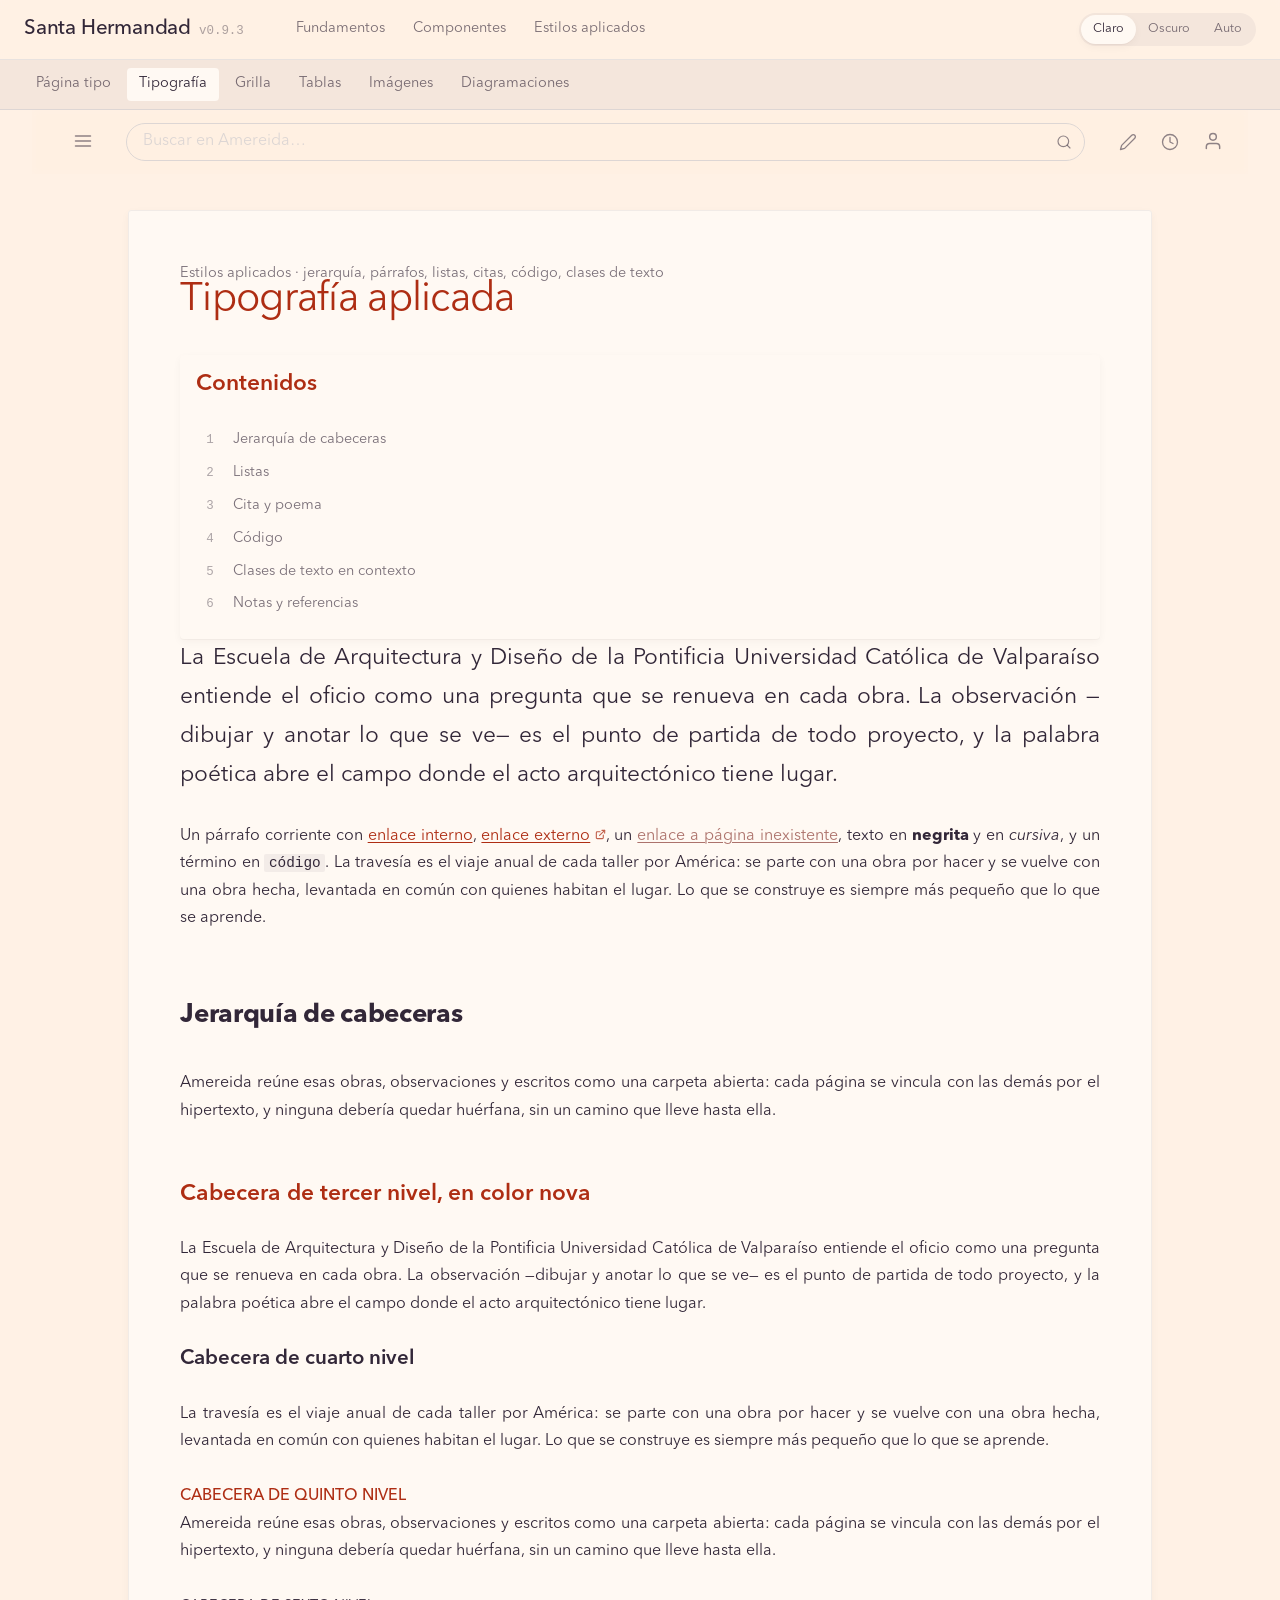
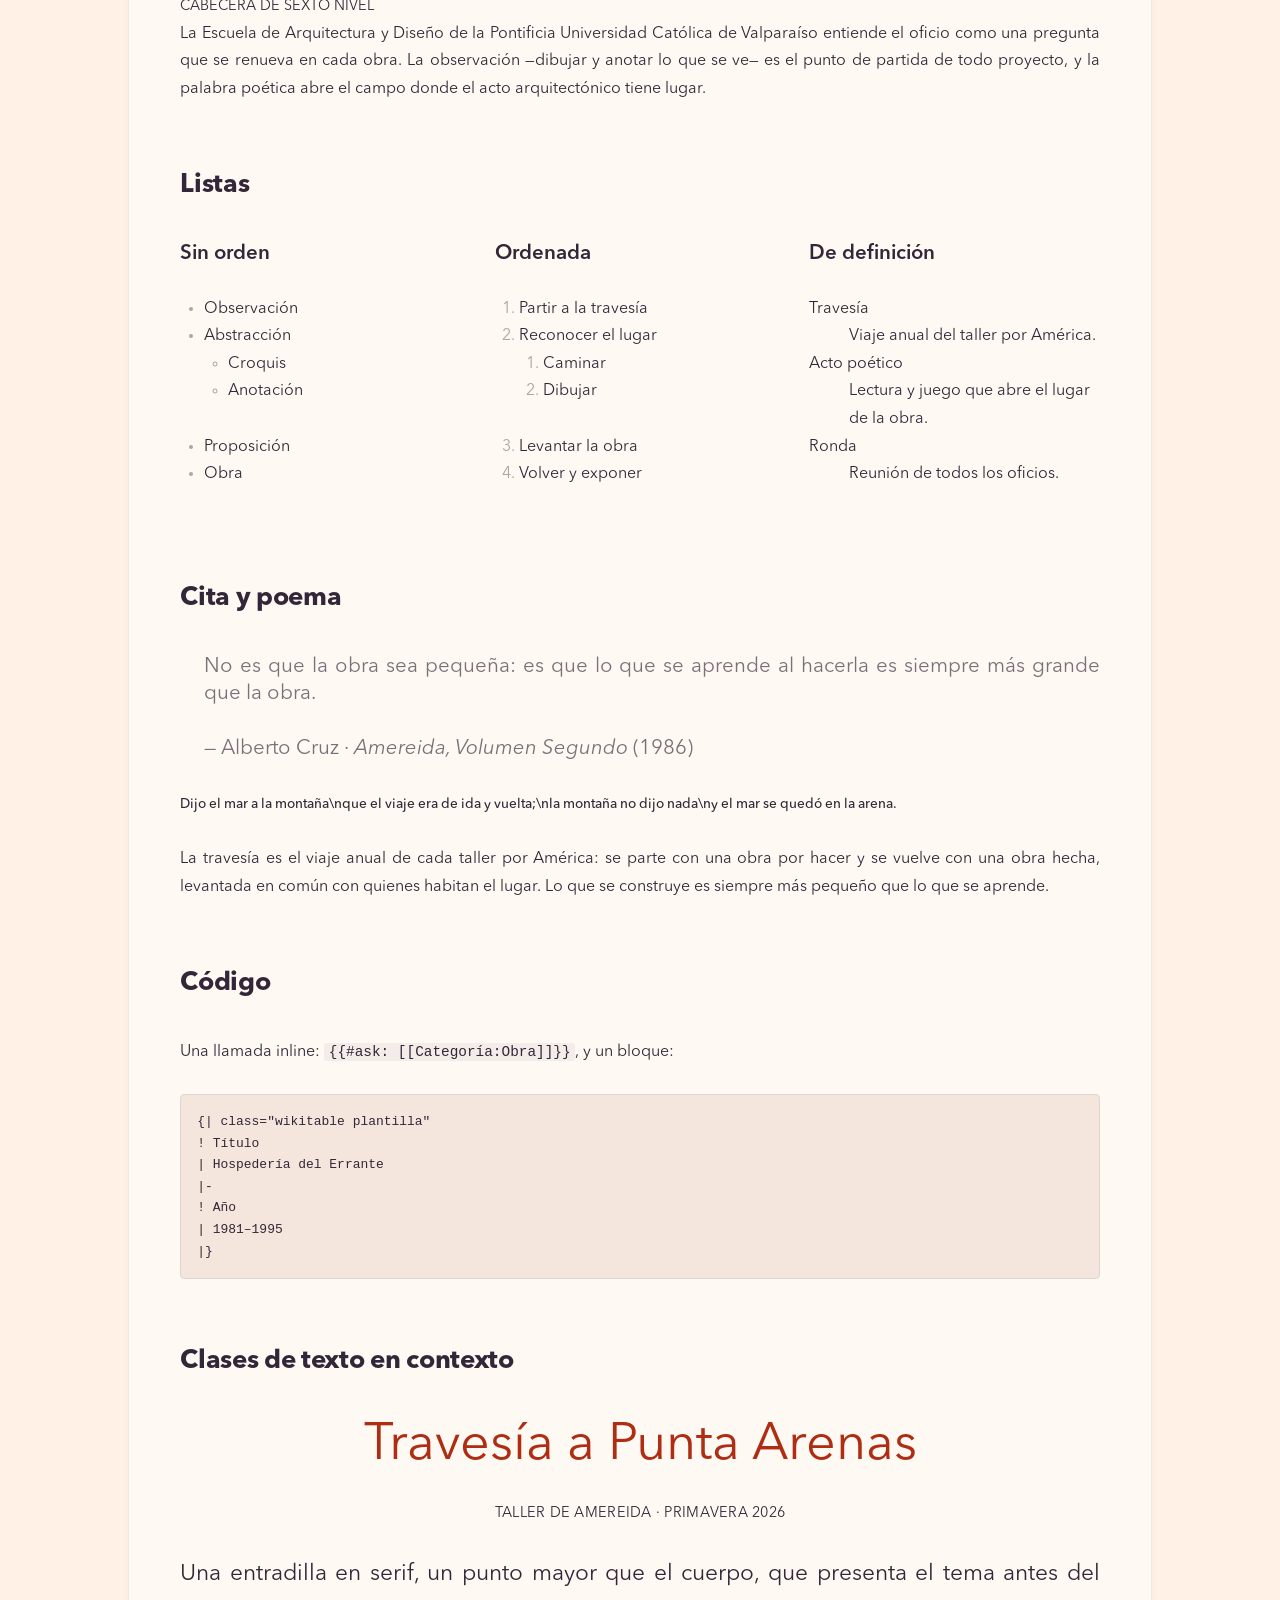
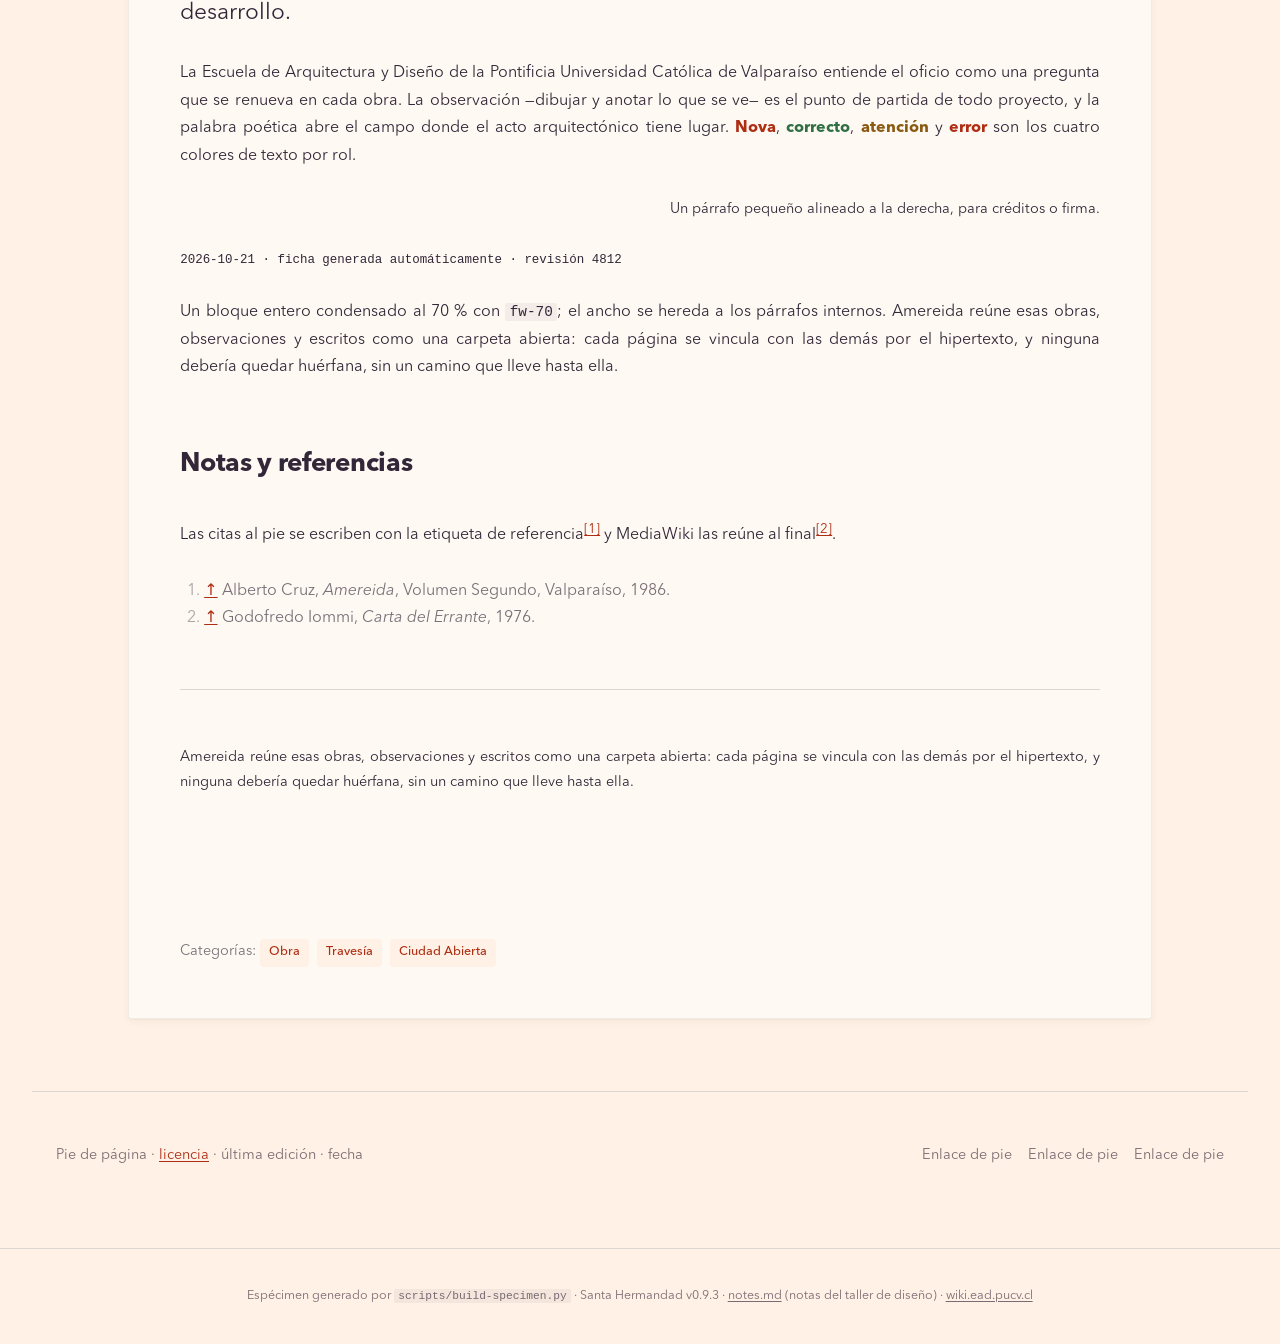
<file: docs/specimen/aplicados-tipografia.html>
<!DOCTYPE html>
<html lang="es" data-sh-theme="light">
<head>
<meta charset="utf-8">
<meta name="viewport" content="width=device-width, initial-scale=1">
<title>Tipografía aplicada — Santa Hermandad v0.9.3</title>
<link rel="stylesheet" href="assets/fonts.css">
<link rel="stylesheet" href="assets/tokens.css">
<link rel="stylesheet" href="assets/santa-hermandad.css">
<link rel="stylesheet" href="assets/specimen.css">
<!-- ── overrides ────────────────────────────────────────────────────────────
     El taller de diseño pega aquí redefiniciones de variables de diseño para proponer
     cambios. Sobreescriben tokens.css sin tocar el archivo fuente. Ejemplo:
       :root { --sh-nova: #c33; --sh-fs-display: 2.4rem; }
     ─────────────────────────────────────────────────────────────────── -->
<style id="overrides">
/* :root { --sh-nova: #cc3344; } */
</style>
</head>
<body class="spec">
<svg xmlns="http://www.w3.org/2000/svg" class="sh-iconsprite" aria-hidden="true" focusable="false" style="position:absolute;width:0;height:0;overflow:hidden" width="0" height="0">
	<symbol id="sh-i-menu" viewBox="0 0 24 24"><line x1="3" y1="6" x2="21" y2="6"/><line x1="3" y1="12" x2="21" y2="12"/><line x1="3" y1="18" x2="21" y2="18"/></symbol>
	<symbol id="sh-i-search" viewBox="0 0 24 24"><circle cx="11" cy="11" r="8"/><line x1="21" y1="21" x2="16.65" y2="16.65"/></symbol>
	<symbol id="sh-i-user" viewBox="0 0 24 24"><path d="M20 21v-2a4 4 0 0 0-4-4H8a4 4 0 0 0-4 4v2"/><circle cx="12" cy="7" r="4"/></symbol>
	<symbol id="sh-i-clock" viewBox="0 0 24 24"><circle cx="12" cy="12" r="10"/><polyline points="12 6 12 12 16 14"/></symbol>
	<symbol id="sh-i-corner-up-left" viewBox="0 0 24 24"><polyline points="9 14 4 9 9 4"/><path d="M20 20v-7a4 4 0 0 0-4-4H4"/></symbol>
	<symbol id="sh-i-x" viewBox="0 0 24 24"><line x1="18" y1="6" x2="6" y2="18"/><line x1="6" y1="6" x2="18" y2="18"/></symbol>
	<symbol id="sh-i-list" viewBox="0 0 24 24"><line x1="8" y1="6" x2="21" y2="6"/><line x1="8" y1="12" x2="21" y2="12"/><line x1="8" y1="18" x2="21" y2="18"/><line x1="3" y1="6" x2="3.01" y2="6"/><line x1="3" y1="12" x2="3.01" y2="12"/><line x1="3" y1="18" x2="3.01" y2="18"/></symbol>
	<symbol id="sh-i-chevron-down" viewBox="0 0 24 24"><polyline points="6 9 12 15 18 9"/></symbol>
	<symbol id="sh-i-chevron-up" viewBox="0 0 24 24"><polyline points="18 15 12 9 6 15"/></symbol>
	<symbol id="sh-i-plus" viewBox="0 0 24 24"><line x1="12" y1="5" x2="12" y2="19"/><line x1="5" y1="12" x2="19" y2="12"/></symbol>
	<symbol id="sh-i-file" viewBox="0 0 24 24"><path d="M14 2H6a2 2 0 0 0-2 2v16a2 2 0 0 0 2 2h12a2 2 0 0 0 2-2V8z"/><polyline points="14 2 14 8 20 8"/><line x1="16" y1="13" x2="8" y2="13"/><line x1="16" y1="17" x2="8" y2="17"/></symbol>
	<symbol id="sh-i-edit" viewBox="0 0 24 24"><path d="M17 3a2.828 2.828 0 1 1 4 4L7.5 20.5 2 22l1.5-5.5L17 3z"/></symbol>
	<symbol id="sh-i-file-plus" viewBox="0 0 24 24"><path d="M14 2H6a2 2 0 0 0-2 2v16a2 2 0 0 0 2 2h12a2 2 0 0 0 2-2V8z"/><polyline points="14 2 14 8 20 8"/><line x1="12" y1="18" x2="12" y2="12"/><line x1="9" y1="15" x2="15" y2="15"/></symbol>
	<symbol id="sh-i-tool" viewBox="0 0 24 24"><path d="M14.7 6.3a1 1 0 0 0 0 1.4l1.6 1.6a1 1 0 0 0 1.4 0l3.77-3.77a6 6 0 0 1-7.94 7.94l-6.91 6.91a2.12 2.12 0 0 1-3-3l6.91-6.91a6 6 0 0 1 7.94-7.94l-3.76 3.76z"/></symbol>
	<symbol id="sh-i-sun" viewBox="0 0 24 24"><circle cx="12" cy="12" r="5"/><line x1="12" y1="1" x2="12" y2="3"/><line x1="12" y1="21" x2="12" y2="23"/><line x1="4.22" y1="4.22" x2="5.64" y2="5.64"/><line x1="18.36" y1="18.36" x2="19.78" y2="19.78"/><line x1="1" y1="12" x2="3" y2="12"/><line x1="21" y1="12" x2="23" y2="12"/><line x1="4.22" y1="19.78" x2="5.64" y2="18.36"/><line x1="18.36" y1="5.64" x2="19.78" y2="4.22"/></symbol>
	<symbol id="sh-i-moon" viewBox="0 0 24 24"><path d="M21 12.79A9 9 0 1 1 11.21 3 7 7 0 0 0 21 12.79z"/></symbol>
	<symbol id="sh-i-external-link" viewBox="0 0 24 24"><path d="M18 13v6a2 2 0 0 1-2 2H5a2 2 0 0 1-2-2V8a2 2 0 0 1 2-2h6"/><polyline points="15 3 21 3 21 9"/><line x1="10" y1="14" x2="21" y2="3"/></symbol>
	<symbol id="sh-i-arrow-right" viewBox="0 0 24 24"><line x1="5" y1="12" x2="19" y2="12"/><polyline points="12 5 19 12 12 19"/></symbol>
	<symbol id="sh-i-arrow-up" viewBox="0 0 24 24"><line x1="12" y1="19" x2="12" y2="5"/><polyline points="5 12 12 5 19 12"/></symbol>
	<symbol id="sh-i-rss" viewBox="0 0 24 24"><path d="M4 11a9 9 0 0 1 9 9"/><path d="M4 4a16 16 0 0 1 16 16"/><circle cx="5" cy="19" r="1"/></symbol>
	<symbol id="sh-i-git-merge" viewBox="0 0 24 24"><circle cx="18" cy="18" r="3"/><circle cx="6" cy="6" r="3"/><path d="M6 21V9a9 9 0 0 0 9 9"/></symbol>
	<symbol id="sh-i-upload" viewBox="0 0 24 24"><path d="M21 15v4a2 2 0 0 1-2 2H5a2 2 0 0 1-2-2v-4"/><polyline points="17 8 12 3 7 8"/><line x1="12" y1="3" x2="12" y2="15"/></symbol>
	<symbol id="sh-i-printer" viewBox="0 0 24 24"><polyline points="6 9 6 2 18 2 18 9"/><path d="M6 18H4a2 2 0 0 1-2-2v-5a2 2 0 0 1 2-2h16a2 2 0 0 1 2 2v5a2 2 0 0 1-2 2h-2"/><rect x="6" y="14" width="12" height="8"/></symbol>
	<symbol id="sh-i-link" viewBox="0 0 24 24"><path d="M10 13a5 5 0 0 0 7.54.54l3-3a5 5 0 0 0-7.07-7.07l-1.72 1.71"/><path d="M14 11a5 5 0 0 0-7.54-.54l-3 3a5 5 0 0 0 7.07 7.07l1.71-1.71"/></symbol>
	<symbol id="sh-i-info" viewBox="0 0 24 24"><circle cx="12" cy="12" r="10"/><line x1="12" y1="16" x2="12" y2="12"/><line x1="12" y1="8" x2="12.01" y2="8"/></symbol>
	<symbol id="sh-i-user-plus" viewBox="0 0 24 24"><path d="M16 21v-2a4 4 0 0 0-4-4H5a4 4 0 0 0-4 4v2"/><circle cx="8.5" cy="7" r="4"/><line x1="20" y1="8" x2="20" y2="14"/><line x1="23" y1="11" x2="17" y2="11"/></symbol>
	<symbol id="sh-i-user-x" viewBox="0 0 24 24"><path d="M16 21v-2a4 4 0 0 0-4-4H5a4 4 0 0 0-4 4v2"/><circle cx="8.5" cy="7" r="4"/><line x1="18" y1="8" x2="23" y2="13"/><line x1="23" y1="8" x2="18" y2="13"/></symbol>
	<symbol id="sh-i-users" viewBox="0 0 24 24"><path d="M17 21v-2a4 4 0 0 0-4-4H5a4 4 0 0 0-4 4v2"/><circle cx="9" cy="7" r="4"/><path d="M23 21v-2a4 4 0 0 0-3-3.87"/><path d="M16 3.13a4 4 0 0 1 0 7.75"/></symbol>
	<symbol id="sh-i-file-text" viewBox="0 0 24 24"><path d="M14 2H6a2 2 0 0 0-2 2v16a2 2 0 0 0 2 2h12a2 2 0 0 0 2-2V8z"/><polyline points="14 2 14 8 20 8"/><line x1="16" y1="13" x2="8" y2="13"/><line x1="16" y1="17" x2="8" y2="17"/><polyline points="10 9 9 9 8 9"/></symbol>
	<symbol id="sh-i-book-open" viewBox="0 0 24 24"><path d="M2 3h6a4 4 0 0 1 4 4v14a3 3 0 0 0-3-3H2z"/><path d="M22 3h-6a4 4 0 0 0-4 4v14a3 3 0 0 1 3-3h7z"/></symbol>
</svg>
<header class="spec-top">
  <a class="spec-brand" href="index.html" aria-label="Santa Hermandad — Inicio">

    <span class="spec-brand-name">Santa Hermandad</span>
    <span class="spec-brand-ver">v0.9.3</span>
  </a>
  <nav class="spec-nav" aria-label="Secciones del espécimen"><a href="index.html">Fundamentos</a><a href="components.html">Componentes</a><a href="aplicados.html">Estilos aplicados</a></nav>
  <div class="spec-controls">
    <fieldset class="spec-seg" aria-label="Tema">
      <legend class="vh">Tema</legend>
      <button type="button" data-theme="light" aria-pressed="true">Claro</button>
      <button type="button" data-theme="dark">Oscuro</button>
      <button type="button" data-theme="auto">Auto</button>
    </fieldset>
  </div>
</header>
<nav class="spec-subnav" aria-label="Estilos aplicados"><a href="aplicados.html">Página tipo</a><a href="aplicados-tipografia.html" aria-current="page">Tipografía</a><a href="aplicados-grilla.html">Grilla</a><a href="aplicados-tablas.html">Tablas</a><a href="aplicados-imagenes.html">Imágenes</a><a href="aplicados-diagramaciones.html">Diagramaciones</a></nav>
<main class="spec-main">

<div class="sh-app demo-app">
  <header class="sh-header" role="banner">
    <div class="sh-header-bar">
      <div class="sh-brandnav">
        <a class="sh-isotype" href="#" aria-label="Amereida — Inicio">
        </a>
        <div class="sh-md sh-sitenav">
          <button type="button" class="sh-md-trigger sh-md-icononly"
                  aria-expanded="false" aria-haspopup="true" aria-label="Navegación">
            <svg class="sh-i" aria-hidden="true" width="20" height="20" viewBox="0 0 24 24"><use href="#sh-i-menu"/></svg>
          </button>
        </div>
      </div>
      <form class="sh-search" role="search" action="#">
        <input type="search" placeholder="Buscar en Amereida…">
        <button type="submit" class="sh-search-go" aria-label="Buscar">
          <svg class="sh-i" aria-hidden="true" width="16" height="16" viewBox="0 0 24 24"><use href="#sh-i-search"/></svg>
        </button>
      </form>
      <div class="sh-pagecluster">
        <a class="sh-iconbtn" href="#" aria-label="Editar">
          <svg class="sh-i" aria-hidden="true" width="18" height="18" viewBox="0 0 24 24"><use href="#sh-i-edit"/></svg>
        </a>
        <a class="sh-iconbtn" href="#" aria-label="Historial">
          <svg class="sh-i" aria-hidden="true" width="18" height="18" viewBox="0 0 24 24"><use href="#sh-i-clock"/></svg>
        </a>
      </div>
      <div class="sh-usertools">
        <!-- Un solo control: el menú de usuaria. Las preferencias de lectura
             (Tema · Tamaño · Familia) viven DENTRO de este menú tras un
             separador — ya no hay botón de "sliders" aparte (espejo de
             skin.mustache · .sh-usermenu). -->
        <div class="sh-md sh-usermenu">
          <button type="button" class="sh-usermenu-trigger" aria-haspopup="true" aria-expanded="false" aria-label="Usuaria">
            <svg class="sh-i" aria-hidden="true" width="20" height="20" viewBox="0 0 24 24"><use href="#sh-i-user"/></svg>
          </button>
        </div>
      </div>
    </div>
  </header>

  <div class="sh-shell">
    <div class="sh-paper-wrap">
      <article class="sh-paper mw-body">
        <div id="contentSub" class="sh-subtitle">Estilos aplicados · jerarquía, párrafos, listas, citas, código, clases de texto</div>
        <div class="sh-body mw-body-content">
          <h1 id="firstHeading" class="firstHeading">Tipografía aplicada</h1>
          <div id="mw-content-text"><div class="mw-parser-output">
<nav class="sh-toc" aria-label="Tabla de contenidos"><h3 class="sh-toc-h">Contenidos</h3><ol>
<li><a href="#t-jer"><span class="num">1</span> Jerarquía de cabeceras</a></li>
<li><a href="#t-lis"><span class="num">2</span> Listas</a></li>
<li><a href="#t-cit"><span class="num">3</span> Cita y poema</a></li>
<li><a href="#t-cod"><span class="num">4</span> Código</a></li>
<li><a href="#t-cla"><span class="num">5</span> Clases de texto en contexto</a></li>
<li><a href="#t-ref"><span class="num">6</span> Notas y referencias</a></li>
</ol></nav>
<p class="lg serif">La Escuela de Arquitectura y Diseño de la Pontificia Universidad Católica de Valparaíso entiende el oficio como una pregunta que se renueva en cada obra. La observación —dibujar y anotar lo que se ve— es el punto de partida de todo proyecto, y la palabra poética abre el campo donde el acto arquitectónico tiene lugar.</p>
<p>Un párrafo corriente con <a href="#">enlace interno</a>, <a href="#" class="external">enlace externo</a>, un <a href="#" class="new">enlace a página inexistente</a>, texto en <strong>negrita</strong> y en <em>cursiva</em>, y un término en <code>código</code>. La travesía es el viaje anual de cada taller por América: se parte con una obra por hacer y se vuelve con una obra hecha, levantada en común con quienes habitan el lugar. Lo que se construye es siempre más pequeño que lo que se aprende.</p>
<h2 id="t-jer">Jerarquía de cabeceras</h2>
<p>Amereida reúne esas obras, observaciones y escritos como una carpeta abierta: cada página se vincula con las demás por el hipertexto, y ninguna debería quedar huérfana, sin un camino que lleve hasta ella.</p>
<h3>Cabecera de tercer nivel, en color nova</h3>
<p>La Escuela de Arquitectura y Diseño de la Pontificia Universidad Católica de Valparaíso entiende el oficio como una pregunta que se renueva en cada obra. La observación —dibujar y anotar lo que se ve— es el punto de partida de todo proyecto, y la palabra poética abre el campo donde el acto arquitectónico tiene lugar.</p>
<h4>Cabecera de cuarto nivel</h4>
<p>La travesía es el viaje anual de cada taller por América: se parte con una obra por hacer y se vuelve con una obra hecha, levantada en común con quienes habitan el lugar. Lo que se construye es siempre más pequeño que lo que se aprende.</p>
<h5>Cabecera de quinto nivel</h5>
<p>Amereida reúne esas obras, observaciones y escritos como una carpeta abierta: cada página se vincula con las demás por el hipertexto, y ninguna debería quedar huérfana, sin un camino que lleve hasta ella.</p>
<h6>Cabecera de sexto nivel</h6>
<p>La Escuela de Arquitectura y Diseño de la Pontificia Universidad Católica de Valparaíso entiende el oficio como una pregunta que se renueva en cada obra. La observación —dibujar y anotar lo que se ve— es el punto de partida de todo proyecto, y la palabra poética abre el campo donde el acto arquitectónico tiene lugar.</p>
<h2 id="t-lis">Listas</h2>
<div class="grid cols-3">
<div><h4>Sin orden</h4><ul><li>Observación</li><li>Abstracción<ul><li>Croquis</li><li>Anotación</li></ul></li><li>Proposición</li><li>Obra</li></ul></div>
<div><h4>Ordenada</h4><ol><li>Partir a la travesía</li><li>Reconocer el lugar<ol><li>Caminar</li><li>Dibujar</li></ol></li><li>Levantar la obra</li><li>Volver y exponer</li></ol></div>
<div><h4>De definición</h4><dl><dt>Travesía</dt><dd>Viaje anual del taller por América.</dd><dt>Acto poético</dt><dd>Lectura y juego que abre el lugar de la obra.</dd><dt>Ronda</dt><dd>Reunión de todos los oficios.</dd></dl></div>
</div>
<h2 id="t-cit">Cita y poema</h2>
<blockquote><p>No es que la obra sea pequeña: es que lo que se aprende al hacerla es siempre más grande que la obra.</p><footer>— Alberto Cruz · <cite>Amereida, Volumen Segundo</cite> (1986)</footer></blockquote>
<div class="poem"><p>Dijo el mar a la montaña\nque el viaje era de ida y vuelta;\nla montaña no dijo nada\ny el mar se quedó en la arena.</p></div>
<p>La travesía es el viaje anual de cada taller por América: se parte con una obra por hacer y se vuelve con una obra hecha, levantada en común con quienes habitan el lugar. Lo que se construye es siempre más pequeño que lo que se aprende.</p>
<h2 id="t-cod">Código</h2>
<p>Una llamada inline: <code>{{#ask: [[Categoría:Obra]]}}</code>, y un bloque:</p>
<pre><code>{| class="wikitable plantilla"
! Título
| Hospedería del Errante
|-
! Año
| 1981–1995
|}</code></pre>
<h2 id="t-cla">Clases de texto en contexto</h2>
<div class="jumbo serif center nova fw-90"><p>Travesía a Punta Arenas</p></div>
<div class="sm uppercase center"><p>Taller de Amereida · primavera 2026</p></div>
<p class="lg serif">Una entradilla en serif, un punto mayor que el cuerpo, que presenta el tema antes del desarrollo.</p>
<p>La Escuela de Arquitectura y Diseño de la Pontificia Universidad Católica de Valparaíso entiende el oficio como una pregunta que se renueva en cada obra. La observación —dibujar y anotar lo que se ve— es el punto de partida de todo proyecto, y la palabra poética abre el campo donde el acto arquitectónico tiene lugar. <span class="nova bold">Nova</span>, <span class="ok bold">correcto</span>, <span class="warn bold">atención</span> y <span class="danger bold">error</span> son los cuatro colores de texto por rol.</p>
<div class="right"><p class="sm">Un párrafo pequeño alineado a la derecha, para créditos o firma.</p></div>
<p class="mono xs">2026-10-21 · ficha generada automáticamente · revisión 4812</p>
<div class="fw-70"><p>Un bloque entero condensado al 70 % con <code>fw-70</code>; el ancho se hereda a los párrafos internos. Amereida reúne esas obras, observaciones y escritos como una carpeta abierta: cada página se vincula con las demás por el hipertexto, y ninguna debería quedar huérfana, sin un camino que lleve hasta ella.</p></div>
<h2 id="t-ref">Notas y referencias</h2>
<p>Las citas al pie se escriben con la etiqueta de referencia<sup class="reference" id="cite_ref-1"><a href="#cite_note-1">[1]</a></sup> y MediaWiki las reúne al final<sup class="reference" id="cite_ref-2"><a href="#cite_note-2">[2]</a></sup>.</p>
<div class="mw-references-wrap"><ol class="references">
<li id="cite_note-1"><span class="mw-cite-backlink"><a href="#cite_ref-1">↑</a></span> <span class="reference-text">Alberto Cruz, <i>Amereida</i>, Volumen Segundo, Valparaíso, 1986.</span></li>
<li id="cite_note-2"><span class="mw-cite-backlink"><a href="#cite_ref-2">↑</a></span> <span class="reference-text">Godofredo Iommi, <i>Carta del Errante</i>, 1976.</span></li>
</ol></div>
<hr>
<p class="sm">Amereida reúne esas obras, observaciones y escritos como una carpeta abierta: cada página se vincula con las demás por el hipertexto, y ninguna debería quedar huérfana, sin un camino que lleve hasta ella.</p>
<div class="catlinks" id="catlinks"><div class="mw-normal-catlinks">Categorías: <ul><li><a href="#">Obra</a></li><li><a href="#">Travesía</a></li><li><a href="#">Ciudad Abierta</a></li></ul></div></div>
          </div></div>
        </div>
      </article>
    </div>
  </div>

  <footer class="sh-footer" role="contentinfo">
    <div class="sh-footer-inner">
      <div class="sh-footer-col sh-footer-legal">
        <p>Pie de página · <a href="#">licencia</a> · última edición · fecha</p>
      </div>
      <nav class="sh-footer-col sh-footer-tools" aria-label="Herramientas">
        <ul>
          <li><a href="#">Enlace de pie</a></li>
          <li><a href="#">Enlace de pie</a></li>
          <li><a href="#">Enlace de pie</a></li>
        </ul>
      </nav>
    </div>
  </footer>
</div>

</main>
<footer class="spec-foot">
  <p>
    Espécimen generado por <code>scripts/build-specimen.py</code> ·
    Santa Hermandad v0.9.3 ·
    <a href="notes.md">notes.md</a> (notas del taller de diseño) ·
    <a href="https://wiki.ead.pucv.cl">wiki.ead.pucv.cl</a>
  </p>
</footer>
<script>
  // Mínimo: aplica preferencias en <html> y persiste en localStorage. El skin
  // real las resuelve server-side (registrados) o pre-paint (anónimos); aquí
  // basta el toggle visual para que el diseñador compare temas.
  (function () {
    var html = document.documentElement;
    var apply = function (kind, value) {
      html.setAttribute('data-sh-' + kind, value);
      localStorage.setItem('sh-spec-' + kind, value);
      document.querySelectorAll('[data-' + kind + ']').forEach(function (b) {
        b.setAttribute('aria-pressed', b.dataset[kind] === value ? 'true' : 'false');
      });
    };
    ['theme'].forEach(function (k) {
      var saved = localStorage.getItem('sh-spec-' + k);
      if (saved) apply(k, saved);
      document.querySelectorAll('[data-' + k + ']').forEach(function (b) {
        b.addEventListener('click', function () { apply(k, b.dataset[k]); });
      });
    });
  })();
</script>
</body>
</html>
</file>
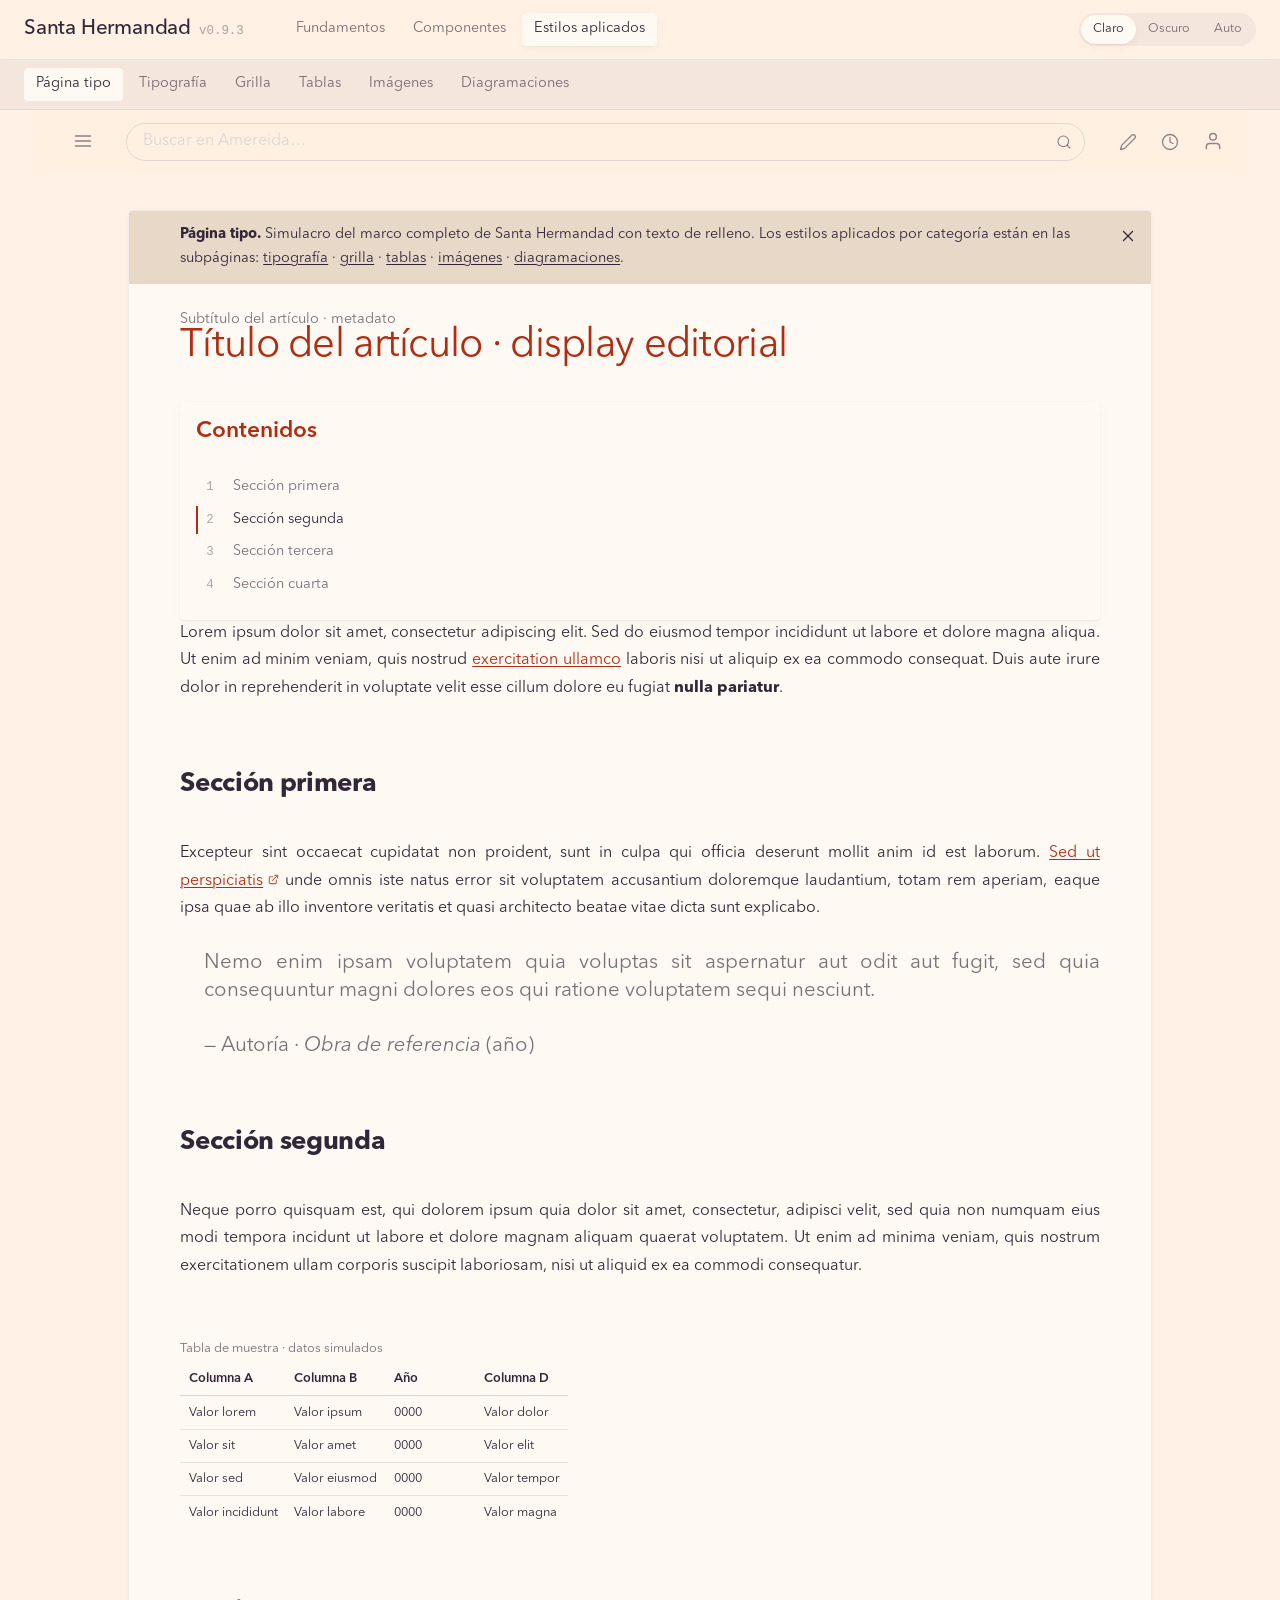
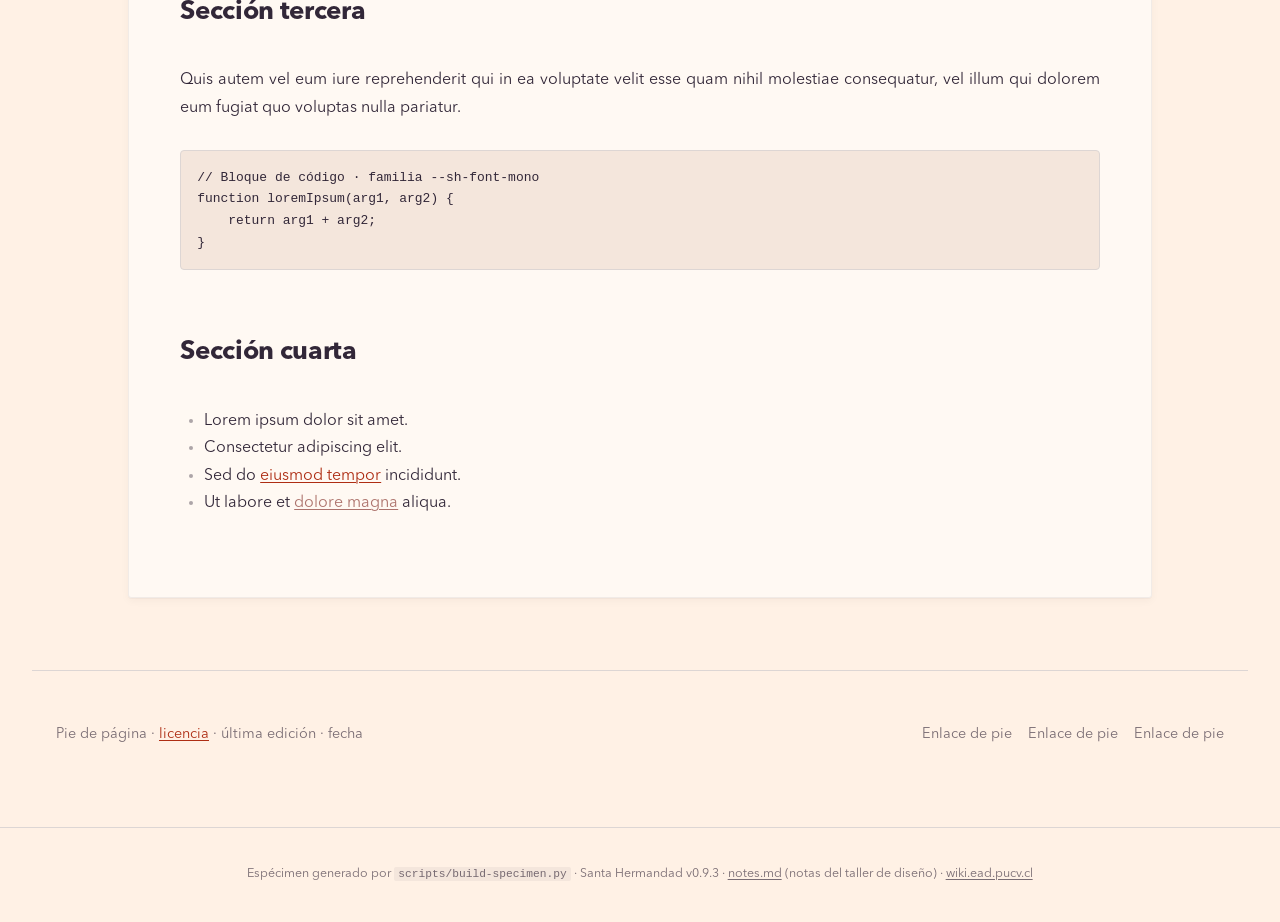
<file: docs/specimen/aplicados.html>
<!DOCTYPE html>
<html lang="es" data-sh-theme="light">
<head>
<meta charset="utf-8">
<meta name="viewport" content="width=device-width, initial-scale=1">
<title>Estilos aplicados — Santa Hermandad v0.9.3</title>
<link rel="stylesheet" href="assets/fonts.css">
<link rel="stylesheet" href="assets/tokens.css">
<link rel="stylesheet" href="assets/santa-hermandad.css">
<link rel="stylesheet" href="assets/specimen.css">
<!-- ── overrides ────────────────────────────────────────────────────────────
     El taller de diseño pega aquí redefiniciones de variables de diseño para proponer
     cambios. Sobreescriben tokens.css sin tocar el archivo fuente. Ejemplo:
       :root { --sh-nova: #c33; --sh-fs-display: 2.4rem; }
     ─────────────────────────────────────────────────────────────────── -->
<style id="overrides">
/* :root { --sh-nova: #cc3344; } */
</style>
</head>
<body class="spec">
<svg xmlns="http://www.w3.org/2000/svg" class="sh-iconsprite" aria-hidden="true" focusable="false" style="position:absolute;width:0;height:0;overflow:hidden" width="0" height="0">
	<symbol id="sh-i-menu" viewBox="0 0 24 24"><line x1="3" y1="6" x2="21" y2="6"/><line x1="3" y1="12" x2="21" y2="12"/><line x1="3" y1="18" x2="21" y2="18"/></symbol>
	<symbol id="sh-i-search" viewBox="0 0 24 24"><circle cx="11" cy="11" r="8"/><line x1="21" y1="21" x2="16.65" y2="16.65"/></symbol>
	<symbol id="sh-i-user" viewBox="0 0 24 24"><path d="M20 21v-2a4 4 0 0 0-4-4H8a4 4 0 0 0-4 4v2"/><circle cx="12" cy="7" r="4"/></symbol>
	<symbol id="sh-i-clock" viewBox="0 0 24 24"><circle cx="12" cy="12" r="10"/><polyline points="12 6 12 12 16 14"/></symbol>
	<symbol id="sh-i-corner-up-left" viewBox="0 0 24 24"><polyline points="9 14 4 9 9 4"/><path d="M20 20v-7a4 4 0 0 0-4-4H4"/></symbol>
	<symbol id="sh-i-x" viewBox="0 0 24 24"><line x1="18" y1="6" x2="6" y2="18"/><line x1="6" y1="6" x2="18" y2="18"/></symbol>
	<symbol id="sh-i-list" viewBox="0 0 24 24"><line x1="8" y1="6" x2="21" y2="6"/><line x1="8" y1="12" x2="21" y2="12"/><line x1="8" y1="18" x2="21" y2="18"/><line x1="3" y1="6" x2="3.01" y2="6"/><line x1="3" y1="12" x2="3.01" y2="12"/><line x1="3" y1="18" x2="3.01" y2="18"/></symbol>
	<symbol id="sh-i-chevron-down" viewBox="0 0 24 24"><polyline points="6 9 12 15 18 9"/></symbol>
	<symbol id="sh-i-chevron-up" viewBox="0 0 24 24"><polyline points="18 15 12 9 6 15"/></symbol>
	<symbol id="sh-i-plus" viewBox="0 0 24 24"><line x1="12" y1="5" x2="12" y2="19"/><line x1="5" y1="12" x2="19" y2="12"/></symbol>
	<symbol id="sh-i-file" viewBox="0 0 24 24"><path d="M14 2H6a2 2 0 0 0-2 2v16a2 2 0 0 0 2 2h12a2 2 0 0 0 2-2V8z"/><polyline points="14 2 14 8 20 8"/><line x1="16" y1="13" x2="8" y2="13"/><line x1="16" y1="17" x2="8" y2="17"/></symbol>
	<symbol id="sh-i-edit" viewBox="0 0 24 24"><path d="M17 3a2.828 2.828 0 1 1 4 4L7.5 20.5 2 22l1.5-5.5L17 3z"/></symbol>
	<symbol id="sh-i-file-plus" viewBox="0 0 24 24"><path d="M14 2H6a2 2 0 0 0-2 2v16a2 2 0 0 0 2 2h12a2 2 0 0 0 2-2V8z"/><polyline points="14 2 14 8 20 8"/><line x1="12" y1="18" x2="12" y2="12"/><line x1="9" y1="15" x2="15" y2="15"/></symbol>
	<symbol id="sh-i-tool" viewBox="0 0 24 24"><path d="M14.7 6.3a1 1 0 0 0 0 1.4l1.6 1.6a1 1 0 0 0 1.4 0l3.77-3.77a6 6 0 0 1-7.94 7.94l-6.91 6.91a2.12 2.12 0 0 1-3-3l6.91-6.91a6 6 0 0 1 7.94-7.94l-3.76 3.76z"/></symbol>
	<symbol id="sh-i-sun" viewBox="0 0 24 24"><circle cx="12" cy="12" r="5"/><line x1="12" y1="1" x2="12" y2="3"/><line x1="12" y1="21" x2="12" y2="23"/><line x1="4.22" y1="4.22" x2="5.64" y2="5.64"/><line x1="18.36" y1="18.36" x2="19.78" y2="19.78"/><line x1="1" y1="12" x2="3" y2="12"/><line x1="21" y1="12" x2="23" y2="12"/><line x1="4.22" y1="19.78" x2="5.64" y2="18.36"/><line x1="18.36" y1="5.64" x2="19.78" y2="4.22"/></symbol>
	<symbol id="sh-i-moon" viewBox="0 0 24 24"><path d="M21 12.79A9 9 0 1 1 11.21 3 7 7 0 0 0 21 12.79z"/></symbol>
	<symbol id="sh-i-external-link" viewBox="0 0 24 24"><path d="M18 13v6a2 2 0 0 1-2 2H5a2 2 0 0 1-2-2V8a2 2 0 0 1 2-2h6"/><polyline points="15 3 21 3 21 9"/><line x1="10" y1="14" x2="21" y2="3"/></symbol>
	<symbol id="sh-i-arrow-right" viewBox="0 0 24 24"><line x1="5" y1="12" x2="19" y2="12"/><polyline points="12 5 19 12 12 19"/></symbol>
	<symbol id="sh-i-arrow-up" viewBox="0 0 24 24"><line x1="12" y1="19" x2="12" y2="5"/><polyline points="5 12 12 5 19 12"/></symbol>
	<symbol id="sh-i-rss" viewBox="0 0 24 24"><path d="M4 11a9 9 0 0 1 9 9"/><path d="M4 4a16 16 0 0 1 16 16"/><circle cx="5" cy="19" r="1"/></symbol>
	<symbol id="sh-i-git-merge" viewBox="0 0 24 24"><circle cx="18" cy="18" r="3"/><circle cx="6" cy="6" r="3"/><path d="M6 21V9a9 9 0 0 0 9 9"/></symbol>
	<symbol id="sh-i-upload" viewBox="0 0 24 24"><path d="M21 15v4a2 2 0 0 1-2 2H5a2 2 0 0 1-2-2v-4"/><polyline points="17 8 12 3 7 8"/><line x1="12" y1="3" x2="12" y2="15"/></symbol>
	<symbol id="sh-i-printer" viewBox="0 0 24 24"><polyline points="6 9 6 2 18 2 18 9"/><path d="M6 18H4a2 2 0 0 1-2-2v-5a2 2 0 0 1 2-2h16a2 2 0 0 1 2 2v5a2 2 0 0 1-2 2h-2"/><rect x="6" y="14" width="12" height="8"/></symbol>
	<symbol id="sh-i-link" viewBox="0 0 24 24"><path d="M10 13a5 5 0 0 0 7.54.54l3-3a5 5 0 0 0-7.07-7.07l-1.72 1.71"/><path d="M14 11a5 5 0 0 0-7.54-.54l-3 3a5 5 0 0 0 7.07 7.07l1.71-1.71"/></symbol>
	<symbol id="sh-i-info" viewBox="0 0 24 24"><circle cx="12" cy="12" r="10"/><line x1="12" y1="16" x2="12" y2="12"/><line x1="12" y1="8" x2="12.01" y2="8"/></symbol>
	<symbol id="sh-i-user-plus" viewBox="0 0 24 24"><path d="M16 21v-2a4 4 0 0 0-4-4H5a4 4 0 0 0-4 4v2"/><circle cx="8.5" cy="7" r="4"/><line x1="20" y1="8" x2="20" y2="14"/><line x1="23" y1="11" x2="17" y2="11"/></symbol>
	<symbol id="sh-i-user-x" viewBox="0 0 24 24"><path d="M16 21v-2a4 4 0 0 0-4-4H5a4 4 0 0 0-4 4v2"/><circle cx="8.5" cy="7" r="4"/><line x1="18" y1="8" x2="23" y2="13"/><line x1="23" y1="8" x2="18" y2="13"/></symbol>
	<symbol id="sh-i-users" viewBox="0 0 24 24"><path d="M17 21v-2a4 4 0 0 0-4-4H5a4 4 0 0 0-4 4v2"/><circle cx="9" cy="7" r="4"/><path d="M23 21v-2a4 4 0 0 0-3-3.87"/><path d="M16 3.13a4 4 0 0 1 0 7.75"/></symbol>
	<symbol id="sh-i-file-text" viewBox="0 0 24 24"><path d="M14 2H6a2 2 0 0 0-2 2v16a2 2 0 0 0 2 2h12a2 2 0 0 0 2-2V8z"/><polyline points="14 2 14 8 20 8"/><line x1="16" y1="13" x2="8" y2="13"/><line x1="16" y1="17" x2="8" y2="17"/><polyline points="10 9 9 9 8 9"/></symbol>
	<symbol id="sh-i-book-open" viewBox="0 0 24 24"><path d="M2 3h6a4 4 0 0 1 4 4v14a3 3 0 0 0-3-3H2z"/><path d="M22 3h-6a4 4 0 0 0-4 4v14a3 3 0 0 1 3-3h7z"/></symbol>
</svg>
<header class="spec-top">
  <a class="spec-brand" href="index.html" aria-label="Santa Hermandad — Inicio">

    <span class="spec-brand-name">Santa Hermandad</span>
    <span class="spec-brand-ver">v0.9.3</span>
  </a>
  <nav class="spec-nav" aria-label="Secciones del espécimen"><a href="index.html">Fundamentos</a><a href="components.html">Componentes</a><a href="aplicados.html" aria-current="page">Estilos aplicados</a></nav>
  <div class="spec-controls">
    <fieldset class="spec-seg" aria-label="Tema">
      <legend class="vh">Tema</legend>
      <button type="button" data-theme="light" aria-pressed="true">Claro</button>
      <button type="button" data-theme="dark">Oscuro</button>
      <button type="button" data-theme="auto">Auto</button>
    </fieldset>
  </div>
</header>
<nav class="spec-subnav" aria-label="Estilos aplicados"><a href="aplicados.html" aria-current="page">Página tipo</a><a href="aplicados-tipografia.html">Tipografía</a><a href="aplicados-grilla.html">Grilla</a><a href="aplicados-tablas.html">Tablas</a><a href="aplicados-imagenes.html">Imágenes</a><a href="aplicados-diagramaciones.html">Diagramaciones</a></nav>
<main class="spec-main">

<div class="sh-app demo-app">
  <header class="sh-header" role="banner">
    <div class="sh-header-bar">
      <div class="sh-brandnav">
        <a class="sh-isotype" href="#" aria-label="Amereida — Inicio">
        </a>
        <div class="sh-md sh-sitenav">
          <button type="button" class="sh-md-trigger sh-md-icononly"
                  aria-expanded="false" aria-haspopup="true" aria-label="Navegación">
            <svg class="sh-i" aria-hidden="true" width="20" height="20" viewBox="0 0 24 24"><use href="#sh-i-menu"/></svg>
          </button>
        </div>
      </div>
      <form class="sh-search" role="search" action="#">
        <input type="search" placeholder="Buscar en Amereida…">
        <button type="submit" class="sh-search-go" aria-label="Buscar">
          <svg class="sh-i" aria-hidden="true" width="16" height="16" viewBox="0 0 24 24"><use href="#sh-i-search"/></svg>
        </button>
      </form>
      <div class="sh-pagecluster">
        <a class="sh-iconbtn" href="#" aria-label="Editar">
          <svg class="sh-i" aria-hidden="true" width="18" height="18" viewBox="0 0 24 24"><use href="#sh-i-edit"/></svg>
        </a>
        <a class="sh-iconbtn" href="#" aria-label="Historial">
          <svg class="sh-i" aria-hidden="true" width="18" height="18" viewBox="0 0 24 24"><use href="#sh-i-clock"/></svg>
        </a>
      </div>
      <div class="sh-usertools">
        <!-- Un solo control: el menú de usuaria. Las preferencias de lectura
             (Tema · Tamaño · Familia) viven DENTRO de este menú tras un
             separador — ya no hay botón de "sliders" aparte (espejo de
             skin.mustache · .sh-usermenu). -->
        <div class="sh-md sh-usermenu">
          <button type="button" class="sh-usermenu-trigger" aria-haspopup="true" aria-expanded="false" aria-label="Usuaria">
            <svg class="sh-i" aria-hidden="true" width="20" height="20" viewBox="0 0 24 24"><use href="#sh-i-user"/></svg>
          </button>
        </div>
      </div>
    </div>
  </header>

  <div class="sh-shell">
    <div class="sh-paper-wrap">
      <article class="sh-paper mw-body">
        <aside class="sh-notice" role="note">
          <div class="sh-notice-body"><strong>Página tipo.</strong> Simulacro del marco completo de Santa Hermandad con texto de relleno. Los estilos aplicados por categoría están en las subpáginas: <a href="aplicados-tipografia.html">tipografía</a> · <a href="aplicados-grilla.html">grilla</a> · <a href="aplicados-tablas.html">tablas</a> · <a href="aplicados-imagenes.html">imágenes</a> · <a href="aplicados-diagramaciones.html">diagramaciones</a>.</div>
          <button type="button" class="sh-notice-x" aria-label="Cerrar">
            <svg class="sh-i" aria-hidden="true" width="18" height="18" viewBox="0 0 24 24"><use href="#sh-i-x"/></svg>
          </button>
        </aside>
        <div id="contentSub" class="sh-subtitle">Subtítulo del artículo · metadato</div>
        <div class="sh-body mw-body-content">
          <h1 id="firstHeading" class="firstHeading">Título del artículo · display editorial</h1>

          <nav class="sh-toc" aria-label="Tabla de contenidos">
            <h3 class="sh-toc-h">Contenidos</h3>
            <ol>
              <li><a href="#sec-1"><span class="num">1</span> Sección primera</a></li>
              <li><a href="#sec-2" class="active"><span class="num">2</span> Sección segunda</a></li>
              <li><a href="#sec-3"><span class="num">3</span> Sección tercera</a></li>
              <li><a href="#sec-4"><span class="num">4</span> Sección cuarta</a></li>
            </ol>
          </nav>

          <p>Lorem ipsum dolor sit amet, consectetur adipiscing elit. Sed do
          eiusmod tempor incididunt ut labore et dolore magna aliqua. Ut
          enim ad minim veniam, quis nostrud <a href="#">exercitation
          ullamco</a> laboris nisi ut aliquip ex ea commodo consequat. Duis
          aute irure dolor in reprehenderit in voluptate velit esse cillum
          dolore eu fugiat <strong>nulla pariatur</strong>.</p>

          <h2 id="sec-1">Sección primera</h2>
          <p>Excepteur sint occaecat cupidatat non proident, sunt in culpa
          qui officia deserunt mollit anim id est laborum. <a href="#"
          class="external">Sed ut perspiciatis</a> unde omnis iste natus
          error sit voluptatem accusantium doloremque laudantium, totam rem
          aperiam, eaque ipsa quae ab illo inventore veritatis et quasi
          architecto beatae vitae dicta sunt explicabo.</p>

          <blockquote>
            <p>Nemo enim ipsam voluptatem quia voluptas sit aspernatur aut
            odit aut fugit, sed quia consequuntur magni dolores eos qui
            ratione voluptatem sequi nesciunt.</p>
            <footer>— Autoría · <cite>Obra de referencia</cite> (año)</footer>
          </blockquote>

          <h2 id="sec-2">Sección segunda</h2>
          <p>Neque porro quisquam est, qui dolorem ipsum quia dolor sit
          amet, consectetur, adipisci velit, sed quia non numquam eius modi
          tempora incidunt ut labore et dolore magnam aliquam quaerat
          voluptatem. Ut enim ad minima veniam, quis nostrum exercitationem
          ullam corporis suscipit laboriosam, nisi ut aliquid ex ea commodi
          consequatur.</p>

          <table class="wikitable">
            <caption>Tabla de muestra · datos simulados</caption>
            <thead>
              <tr><th>Columna A</th><th>Columna B</th><th>Año</th><th>Columna D</th></tr>
            </thead>
            <tbody>
              <tr><td>Valor lorem</td><td>Valor ipsum</td><td>0000</td><td>Valor dolor</td></tr>
              <tr><td>Valor sit</td><td>Valor amet</td><td>0000</td><td>Valor elit</td></tr>
              <tr><td>Valor sed</td><td>Valor eiusmod</td><td>0000</td><td>Valor tempor</td></tr>
              <tr><td>Valor incididunt</td><td>Valor labore</td><td>0000</td><td>Valor magna</td></tr>
            </tbody>
          </table>

          <h2 id="sec-3">Sección tercera</h2>
          <p>Quis autem vel eum iure reprehenderit qui in ea voluptate velit
          esse quam nihil molestiae consequatur, vel illum qui dolorem eum
          fugiat quo voluptas nulla pariatur.</p>
          <pre><code>// Bloque de código · familia --sh-font-mono
function loremIpsum(arg1, arg2) {
    return arg1 + arg2;
}</code></pre>

          <h2 id="sec-4">Sección cuarta</h2>
          <ul>
            <li>Lorem ipsum dolor sit amet.</li>
            <li>Consectetur adipiscing elit.</li>
            <li>Sed do <a href="#">eiusmod tempor</a> incididunt.</li>
            <li>Ut labore et <a href="#" class="new">dolore magna</a> aliqua.</li>
          </ul>
        </div>
      </article>
    </div>
  </div>

  <footer class="sh-footer" role="contentinfo">
    <div class="sh-footer-inner">
      <div class="sh-footer-col sh-footer-legal">
        <p>Pie de página · <a href="#">licencia</a> · última edición · fecha</p>
      </div>
      <nav class="sh-footer-col sh-footer-tools" aria-label="Herramientas">
        <ul>
          <li><a href="#">Enlace de pie</a></li>
          <li><a href="#">Enlace de pie</a></li>
          <li><a href="#">Enlace de pie</a></li>
        </ul>
      </nav>
    </div>
  </footer>
</div>

</main>
<footer class="spec-foot">
  <p>
    Espécimen generado por <code>scripts/build-specimen.py</code> ·
    Santa Hermandad v0.9.3 ·
    <a href="notes.md">notes.md</a> (notas del taller de diseño) ·
    <a href="https://wiki.ead.pucv.cl">wiki.ead.pucv.cl</a>
  </p>
</footer>
<script>
  // Mínimo: aplica preferencias en <html> y persiste en localStorage. El skin
  // real las resuelve server-side (registrados) o pre-paint (anónimos); aquí
  // basta el toggle visual para que el diseñador compare temas.
  (function () {
    var html = document.documentElement;
    var apply = function (kind, value) {
      html.setAttribute('data-sh-' + kind, value);
      localStorage.setItem('sh-spec-' + kind, value);
      document.querySelectorAll('[data-' + kind + ']').forEach(function (b) {
        b.setAttribute('aria-pressed', b.dataset[kind] === value ? 'true' : 'false');
      });
    };
    ['theme'].forEach(function (k) {
      var saved = localStorage.getItem('sh-spec-' + k);
      if (saved) apply(k, saved);
      document.querySelectorAll('[data-' + k + ']').forEach(function (b) {
        b.addEventListener('click', function () { apply(k, b.dataset[k]); });
      });
    });
  })();
</script>
</body>
</html>
</file>
<file: resources/fonts/Avenida/avenida.css>
@font-face {
  font-family: 'Avenida';
  src: url('./fonts/Avenida-Bold.woff2') format('woff2');
  font-weight: 700;
  font-style: normal;
  font-display: swap;
}

@font-face {
  font-family: 'Avenida';
  src: url('./fonts/Avenida-BoldItalic.woff2') format('woff2');
  font-weight: 700;
  font-style: italic;
  font-display: swap;
}

@font-face {
  font-family: 'Avenida';
  src: url('./fonts/Avenida-Demi.woff2') format('woff2');
  font-weight: 600;
  font-style: normal;
  font-display: swap;
}

@font-face {
  font-family: 'Avenida';
  src: url('./fonts/Avenida-DemiItalic.woff2') format('woff2');
  font-weight: 600;
  font-style: italic;
  font-display: swap;
}

@font-face {
  font-family: 'Avenida';
  src: url('./fonts/Avenida-Heavy.woff2') format('woff2');
  font-weight: 900;
  font-style: normal;
  font-display: swap;
}

@font-face {
  font-family: 'Avenida';
  src: url('./fonts/Avenida-HeavyItalic.woff2') format('woff2');
  font-weight: 900;
  font-style: italic;
  font-display: swap;
}

@font-face {
  font-family: 'Avenida';
  src: url('./fonts/Avenida-Italic.woff2') format('woff2');
  font-weight: 400;
  font-style: italic;
  font-display: swap;
}

@font-face {
  font-family: 'Avenida';
  src: url('./fonts/Avenida-Medium.woff2') format('woff2');
  font-weight: 500;
  font-style: normal;
  font-display: swap;
}

@font-face {
  font-family: 'Avenida';
  src: url('./fonts/Avenida-MediumItalic.woff2') format('woff2');
  font-weight: 500;
  font-style: italic;
  font-display: swap;
}

@font-face {
  font-family: 'Avenida';
  src: url('./fonts/Avenida-Regular.woff2') format('woff2');
  font-weight: 400;
  font-style: normal;
  font-display: swap;
}

@font-face {
  font-family: 'Avenida';
  src: url('./fonts/Avenida-UltraLight.woff2') format('woff2');
  font-weight: 275;
  font-style: normal;
  font-display: swap;
}

@font-face {
  font-family: 'Avenida';
  src: url('./fonts/Avenida-UltraLightItalic.woff2') format('woff2');
  font-weight: 275;
  font-style: italic;
  font-display: swap;
}

@font-face {
  font-family: 'Avenida Condensed';
  src: url('./fonts/AvenidaCondensed-Bold.woff2') format('woff2');
  font-weight: 700;
  font-style: normal;
  font-display: swap;
}

@font-face {
  font-family: 'Avenida Condensed';
  src: url('./fonts/AvenidaCondensed-BoldItalic.woff2') format('woff2');
  font-weight: 700;
  font-style: italic;
  font-display: swap;
}

@font-face {
  font-family: 'Avenida Condensed';
  src: url('./fonts/AvenidaCondensed-Regular.woff2') format('woff2');
  font-weight: 400;
  font-style: normal;
  font-display: swap;
}

@font-face {
  font-family: 'Avenida Condensed';
  src: url('./fonts/AvenidaCondensed-Italic.woff2') format('woff2');
  font-weight: 400;
  font-style: italic;
  font-display: swap;
}

@font-face {
  font-family: 'Avenida Condensed';
  src: url('./fonts/AvenidaCondensed-Demi.woff2') format('woff2');
  font-weight: 600;
  font-style: normal;
  font-display: swap;
}

@font-face {
  font-family: 'Avenida Condensed';
  src: url('./fonts/AvenidaCondensed-DemiItalic.woff2') format('woff2');
  font-weight: 600;
  font-style: italic;
  font-display: swap;
}

@font-face {
  font-family: 'Avenida Condensed';
  src: url('./fonts/AvenidaCondensed-Heavy.woff2') format('woff2');
  font-weight: 900;
  font-style: normal;
  font-display: swap;
}

@font-face {
  font-family: 'Avenida Condensed';
  src: url('./fonts/AvenidaCondensed-HeavyItalic.woff2') format('woff2');
  font-weight: 900;
  font-style: italic;
  font-display: swap;
}

@font-face {
  font-family: 'Avenida Condensed';
  src: url('./fonts/AvenidaCondensed-Medium.woff2') format('woff2');
  font-weight: 500;
  font-style: normal;
  font-display: swap;
}

@font-face {
  font-family: 'Avenida Condensed';
  src: url('./fonts/AvenidaCondensed-MediumItalic.woff2') format('woff2');
  font-weight: 500;
  font-style: italic;
  font-display: swap;
}

@font-face {
  font-family: 'Avenida Condensed';
  src: url('./fonts/AvenidaCondensed-UltraLight.woff2') format('woff2');
  font-weight: 275;
  font-style: normal;
  font-display: swap;
}

@font-face {
  font-family: 'Avenida Condensed';
  src: url('./fonts/AvenidaCondensed-UltraLightItalic.woff2') format('woff2');
  font-weight: 275;
  font-style: italic;
  font-display: swap;
}
</file>
<file: docs/specimen/assets/fonts.css>
/* Avenida autoalojada: seis pesos, redonda e itálica, normal y condensada. */
@font-face {
  font-family: 'Avenida';
  src: url('fonts/Avenida/fonts/Avenida-Bold.woff2') format('woff2');
  font-weight: 700;
  font-style: normal;
  font-display: swap;
}

@font-face {
  font-family: 'Avenida';
  src: url('fonts/Avenida/fonts/Avenida-BoldItalic.woff2') format('woff2');
  font-weight: 700;
  font-style: italic;
  font-display: swap;
}

@font-face {
  font-family: 'Avenida';
  src: url('fonts/Avenida/fonts/Avenida-Demi.woff2') format('woff2');
  font-weight: 600;
  font-style: normal;
  font-display: swap;
}

@font-face {
  font-family: 'Avenida';
  src: url('fonts/Avenida/fonts/Avenida-DemiItalic.woff2') format('woff2');
  font-weight: 600;
  font-style: italic;
  font-display: swap;
}

@font-face {
  font-family: 'Avenida';
  src: url('fonts/Avenida/fonts/Avenida-Heavy.woff2') format('woff2');
  font-weight: 900;
  font-style: normal;
  font-display: swap;
}

@font-face {
  font-family: 'Avenida';
  src: url('fonts/Avenida/fonts/Avenida-HeavyItalic.woff2') format('woff2');
  font-weight: 900;
  font-style: italic;
  font-display: swap;
}

@font-face {
  font-family: 'Avenida';
  src: url('fonts/Avenida/fonts/Avenida-Italic.woff2') format('woff2');
  font-weight: 400;
  font-style: italic;
  font-display: swap;
}

@font-face {
  font-family: 'Avenida';
  src: url('fonts/Avenida/fonts/Avenida-Medium.woff2') format('woff2');
  font-weight: 500;
  font-style: normal;
  font-display: swap;
}

@font-face {
  font-family: 'Avenida';
  src: url('fonts/Avenida/fonts/Avenida-MediumItalic.woff2') format('woff2');
  font-weight: 500;
  font-style: italic;
  font-display: swap;
}

@font-face {
  font-family: 'Avenida';
  src: url('fonts/Avenida/fonts/Avenida-Regular.woff2') format('woff2');
  font-weight: 400;
  font-style: normal;
  font-display: swap;
}

@font-face {
  font-family: 'Avenida';
  src: url('fonts/Avenida/fonts/Avenida-UltraLight.woff2') format('woff2');
  font-weight: 275;
  font-style: normal;
  font-display: swap;
}

@font-face {
  font-family: 'Avenida';
  src: url('fonts/Avenida/fonts/Avenida-UltraLightItalic.woff2') format('woff2');
  font-weight: 275;
  font-style: italic;
  font-display: swap;
}

@font-face {
  font-family: 'Avenida Condensed';
  src: url('fonts/Avenida/fonts/AvenidaCondensed-Bold.woff2') format('woff2');
  font-weight: 700;
  font-style: normal;
  font-display: swap;
}

@font-face {
  font-family: 'Avenida Condensed';
  src: url('fonts/Avenida/fonts/AvenidaCondensed-BoldItalic.woff2') format('woff2');
  font-weight: 700;
  font-style: italic;
  font-display: swap;
}

@font-face {
  font-family: 'Avenida Condensed';
  src: url('fonts/Avenida/fonts/AvenidaCondensed-Regular.woff2') format('woff2');
  font-weight: 400;
  font-style: normal;
  font-display: swap;
}

@font-face {
  font-family: 'Avenida Condensed';
  src: url('fonts/Avenida/fonts/AvenidaCondensed-Italic.woff2') format('woff2');
  font-weight: 400;
  font-style: italic;
  font-display: swap;
}

@font-face {
  font-family: 'Avenida Condensed';
  src: url('fonts/Avenida/fonts/AvenidaCondensed-Demi.woff2') format('woff2');
  font-weight: 600;
  font-style: normal;
  font-display: swap;
}

@font-face {
  font-family: 'Avenida Condensed';
  src: url('fonts/Avenida/fonts/AvenidaCondensed-DemiItalic.woff2') format('woff2');
  font-weight: 600;
  font-style: italic;
  font-display: swap;
}

@font-face {
  font-family: 'Avenida Condensed';
  src: url('fonts/Avenida/fonts/AvenidaCondensed-Heavy.woff2') format('woff2');
  font-weight: 900;
  font-style: normal;
  font-display: swap;
}

@font-face {
  font-family: 'Avenida Condensed';
  src: url('fonts/Avenida/fonts/AvenidaCondensed-HeavyItalic.woff2') format('woff2');
  font-weight: 900;
  font-style: italic;
  font-display: swap;
}

@font-face {
  font-family: 'Avenida Condensed';
  src: url('fonts/Avenida/fonts/AvenidaCondensed-Medium.woff2') format('woff2');
  font-weight: 500;
  font-style: normal;
  font-display: swap;
}

@font-face {
  font-family: 'Avenida Condensed';
  src: url('fonts/Avenida/fonts/AvenidaCondensed-MediumItalic.woff2') format('woff2');
  font-weight: 500;
  font-style: italic;
  font-display: swap;
}

@font-face {
  font-family: 'Avenida Condensed';
  src: url('fonts/Avenida/fonts/AvenidaCondensed-UltraLight.woff2') format('woff2');
  font-weight: 275;
  font-style: normal;
  font-display: swap;
}

@font-face {
  font-family: 'Avenida Condensed';
  src: url('fonts/Avenida/fonts/AvenidaCondensed-UltraLightItalic.woff2') format('woff2');
  font-weight: 275;
  font-style: italic;
  font-display: swap;
}
</file>
<file: docs/specimen/assets/tokens.css>
:root {
	/* ═══════════════════════════════════════════════════════════════════
	   LOS CINCO — todo el color del skin se deriva de estos tokens.
	   Cada uno declara su par claro/oscuro con light-dark(); el tema
	   activo (color-scheme) resuelve el lado correcto.
	   ═══════════════════════════════════════════════════════════════════ */

	color-scheme: light;

	--sh-ink:    light-dark(#322738, #f5e9ee);
	--sh-paper:  light-dark(#fff9f3, #1b2b2a);
	--sh-field:  light-dark(#fff1e5, #12211f);
	--sh-link:   light-dark(#ae2d13, #ff6b7e);
	--sh-accent: light-dark(#ae2d13, #ff6b7e);


	/* ═══════════════════════════════════════════════════════════════════
	   DERIVADOS — gradaciones, superficies, filetes, lavados.
	   Todos compuestos con color-mix sobre los cinco; voltean solos.
	   ═══════════════════════════════════════════════════════════════════ */

	/* — Tinta — gradaciones de opacidad sobre el color de texto */
	--sh-ink-soft:      color-mix(in oklab, var(--sh-ink) 65%, transparent);
	--sh-ink-faint:     color-mix(in oklab, var(--sh-ink) 40%, transparent);

	/* — Superficies — */
	--sh-paper-edge:    color-mix(in oklab, var(--sh-ink) 6%, var(--sh-paper));
	--sh-paper-raised:  light-dark(#ffffff, #12211f);
	--sh-sunk:          color-mix(in oklab, var(--sh-ink) 5%, var(--sh-field));
	--sh-edit-surface:  color-mix(in oklab, var(--sh-ink) 3%, var(--sh-paper));

	/* — Filetes — */
	--sh-hairline:      color-mix(in oklab, var(--sh-ink) 15%, var(--sh-paper));
	--sh-hairline-soft: color-mix(in oklab, var(--sh-ink) 10%, var(--sh-paper));

	/* — Acento (nova) — */
	--sh-nova:      var(--sh-accent);
	--sh-nova-ink:  var(--sh-paper);
	--sh-nova-wash: color-mix(in oklab, var(--sh-accent) 10%, var(--sh-paper));

	/* — Enlaces — derivados del link base */
	--sh-link-hover:   color-mix(in oklab, var(--sh-link) 75%, var(--sh-ink));
	--sh-link-visited: color-mix(in oklab, var(--sh-link) 65%, var(--sh-ink));
	--sh-link-new:     color-mix(in oklab, var(--sh-link) 45%, var(--sh-ink-faint));

	/* — Íconos — */
	--sh-icon:        color-mix(in oklab, var(--sh-ink) 55%, transparent);
	--sh-icon-active: var(--sh-ink);


	/* ═══════════════════════════════════════════════════════════════════
	   SEÑALES — ok y warn con valores propios (funcionales, no decorativos);
	   danger = accent (el carmín ya es rojo de error).
	   ═══════════════════════════════════════════════════════════════════ */

	--sh-ok:     light-dark(#2f6f43, #6cc18a);
	--sh-warn:   light-dark(#8a5a12, #d9a14b);
	--sh-danger: var(--sh-accent);

	--sh-warn-ink:   var(--sh-paper);
	--sh-notice-bg:  color-mix(in oklab, var(--sh-warn) 20%, var(--sh-paper));
	--sh-notice-ink: var(--sh-ink);

	--sh-ok-wash:     color-mix(in oklab, var(--sh-ok) 14%, var(--sh-paper));
	--sh-warn-wash:   color-mix(in oklab, var(--sh-warn) 14%, var(--sh-paper));
	--sh-danger-wash: color-mix(in oklab, var(--sh-accent) 12%, var(--sh-paper));
	--sh-info-wash:   color-mix(in oklab, var(--sh-warn) 8%, var(--sh-paper));

	/* Grano de papel: opacidad del patrón de textura */
	--sh-field-grain: 0.035;


	/* ═══════════════════════════════════════════════════════════════════
	   COMPONENTES — controles del skin.
	   Consumen tokens semánticos; heredan el flip automático.
	   ═══════════════════════════════════════════════════════════════════ */

	--sh-btn-bg:            var(--sh-sunk);
	--sh-btn-bg-hover:      var(--sh-paper);
	--sh-btn-fg:            var(--sh-ink);
	--sh-btn-border:        var(--sh-hairline);
	--sh-btn-border-hover:  var(--sh-ink-faint);
	--sh-btn-primary-bg:        var(--sh-ink);
	--sh-btn-primary-bg-hover:  color-mix(in oklab, var(--sh-ink) 86%, var(--sh-paper));
	--sh-btn-primary-fg:        var(--sh-paper);
	--sh-btn-danger-bg:     var(--sh-danger);
	--sh-btn-danger-fg:     var(--sh-nova-ink);
	--sh-field-bg:          var(--sh-paper);
	--sh-field-bg-disabled: var(--sh-sunk);
	--sh-field-fg:          var(--sh-ink);
	--sh-field-border:      var(--sh-hairline);
	--sh-field-placeholder: var(--sh-ink-faint);
	--sh-on-bg:             var(--sh-ink);
	--sh-on-fg:             var(--sh-paper);
	--sh-opt-hover-bg:      var(--sh-sunk);
	--sh-opt-sel-bg:        var(--sh-nova-wash);
	--sh-opt-fg:            var(--sh-ink);
	--sh-focus-border:      var(--sh-nova);
	--sh-focus-ring:        0 0 0 2px var(--sh-nova-wash);
	--sh-scrim:             color-mix(in oklab, var(--sh-ink) 45%, transparent);


	/* ═══════════════════════════════════════════════════════════════════
	   TIPOGRAFÍA
	   ═══════════════════════════════════════════════════════════════════ */

	--sh-font-sans: 'Avenida', system-ui, sans-serif;
	--sh-font-serif: 'Avenida', system-ui, sans-serif;
	--sh-font-mono: ui-monospace, monospace;
	--sh-font-text:  var(--sh-font-sans);
	--sh-font-display: var(--sh-font-text);
	--sh-font-quote: var(--sh-font-serif);

	--sh-serif-grade: 70;
	font-variation-settings: "GRAD" var(--sh-serif-grade);

	--sh-text-width: 80%;

	--sh-poem-width:  77%;
	--sh-poem-size:   85%;
	--sh-poem-weight: 500;

	--sh-font-scale: 1;
	--sh-leading: 1.72;
	--sh-leading-table: 1.305;

	--sh-fs-root:  calc(1rem * var(--sh-font-scale));
	--sh-fs-xs:    clamp(.72rem, .70rem + .10vw, .78rem);
	--sh-fs-sm:    clamp(.82rem, .79rem + .14vw, .90rem);
	--sh-fs-base:  calc(clamp(.96rem, .94rem + .12vw, 1rem) * var(--sh-font-scale));
	--sh-fs-md:    calc(clamp(1.15rem, 1.1rem + .24vw, 1.28rem) * var(--sh-font-scale));
	--sh-fs-lg:    calc(clamp(1.2rem, 1.12rem + .40vw, 1.42rem) * var(--sh-font-scale));
	--sh-fs-xl:    calc(clamp(1.35rem, 1.22rem + .55vw, 1.62rem) * var(--sh-font-scale));
	--sh-fs-display: calc(clamp(1.5rem, 1.32rem + .85vw, 2rem) * var(--sh-font-scale));
	--sh-fs-page-title: calc(clamp(1.85rem, 1.55rem + 1.3vw, 2.5rem) * var(--sh-font-scale));
	--sh-fs-table: calc(var(--sh-fs-base) * .8);

	--sh-baseline:      calc(var(--sh-fs-base) * var(--sh-leading));
	--sh-baseline-half: calc(var(--sh-baseline) / 2);
	--sh-baseline-2:    calc(var(--sh-baseline) * 2);
	--sh-baseline-3:    calc(var(--sh-baseline) * 3);

	--sh-s-1: .25rem;  --sh-s-2: .5rem;   --sh-s-3: .75rem;
	--sh-s-4: 1rem;    --sh-s-5: 1.5rem;  --sh-s-6: 2.25rem;
	--sh-s-7: 3.5rem;  --sh-s-8: 5.25rem;

	--sh-measure: 64rem;
	--sh-rail: 15.5rem;
	--sh-shell: 81rem;
	--sh-header-h: 3.5rem;

	--sh-ext-icon: url("data:image/svg+xml,%3Csvg xmlns='http://www.w3.org/2000/svg' viewBox='0 0 24 24' fill='none' stroke='%23000' stroke-width='2.4' stroke-linecap='round' stroke-linejoin='round'%3E%3Cpath d='M18 13v6a2 2 0 0 1-2 2H5a2 2 0 0 1-2-2V8a2 2 0 0 1 2-2h6'/%3E%3Cpolyline points='15 3 21 3 21 9'/%3E%3Cline x1='10' y1='14' x2='21' y2='3'/%3E%3C/svg%3E");

	--sh-ctl: 2.4rem;

	--sh-radius-s: 2px;
	--sh-radius:   4px;
	--sh-radius-l: 8px;
	--sh-radius-paper: 3px;
	--sh-radius-pill: 999px;
	--sh-hair: 1px solid var(--sh-hairline);

	--sh-lift-paper:
		0 1px 1px rgba(40, 33, 20, .03),
		0 3px 8px rgba(40, 33, 20, .04);
	--sh-lift:
		0 1px 1px rgba(40, 33, 20, .06),
		0 8px 6px -3px rgba(40, 33, 20, .16);
	--sh-lift-soft: 0 2px 8px rgba(40, 33, 20, .05);

	--sh-motion: 1;
	--sh-dur-1: calc(120ms * var(--sh-motion));
	--sh-dur-2: calc(220ms * var(--sh-motion));
	--sh-dur-3: calc(420ms * var(--sh-motion));
	--sh-ease: cubic-bezier(.22, 1, .36, 1);

	--sh-z-rail: 900;
	--sh-z-header: 910;
	--sh-z-panel: 920;
	--sh-z-skip: 930;


	/* ═══════════════════════════════════════════════════════════════════
	   ALIAS CODEX / WikimediaUI
	   OOUI y extensiones consumen variables Codex (--color-base, etc.).
	   Aquí las definimos como alias de --sh-* para que el tema oscuro
	   funcione sin redeclarar.
	   ═══════════════════════════════════════════════════════════════════ */

	--color-base:           var(--sh-ink);
	--color-base--hover:    var(--sh-ink);
	--color-base--subtle:   var(--sh-ink-soft);
	--color-subtle:         var(--sh-ink-soft);
	--color-emphasized:     var(--sh-ink);
	--color-placeholder:    var(--sh-ink-faint);
	--color-disabled:       var(--sh-ink-faint);
	--color-inverted:       var(--sh-paper);
	--color-inverted-fixed: var(--sh-paper);

	--color-progressive:           var(--sh-link);
	--color-progressive--hover:    color-mix(in oklab, var(--sh-link) 80%, var(--sh-ink));
	--color-progressive--active:   color-mix(in oklab, var(--sh-link) 65%, var(--sh-ink));
	--color-progressive--focus:    var(--sh-link);

	--color-destructive:           var(--sh-danger);
	--color-destructive--hover:    color-mix(in oklab, var(--sh-danger) 80%, var(--sh-ink));
	--color-destructive--active:   color-mix(in oklab, var(--sh-danger) 65%, var(--sh-ink));
	--color-destructive--focus:    var(--sh-danger);

	--color-error:    var(--sh-danger);
	--color-success:  var(--sh-ok);

	--background-color-base:                 var(--sh-paper);
	--background-color-base-fixed:           var(--sh-paper);
	--background-color-base-print:           var(--sh-paper);
	--background-color-interactive:          var(--sh-sunk);
	--background-color-interactive-subtle:   var(--sh-sunk);
	--background-color-neutral:              var(--sh-sunk);
	--background-color-neutral-subtle:       var(--sh-sunk);
	--background-color-disabled:             var(--sh-sunk);
	--background-color-disabled-subtle:      var(--sh-sunk);
	--background-color-inverted:             var(--sh-ink);
	--background-color-page-container:       var(--sh-field);
	--background-color-secondary:            var(--sh-sunk);
	--background-color-transparent:          transparent;

	--background-color-progressive:           var(--sh-link);
	--background-color-progressive--hover:    color-mix(in oklab, var(--sh-link) 80%, var(--sh-ink));
	--background-color-progressive--active:   color-mix(in oklab, var(--sh-link) 65%, var(--sh-ink));
	--background-color-progressive--focus:    var(--sh-link);
	--background-color-progressive-subtle:    var(--sh-nova-wash);

	--background-color-error:              var(--sh-danger);
	--background-color-error--hover:       color-mix(in oklab, var(--sh-danger) 80%, var(--sh-ink));
	--background-color-error--active:      color-mix(in oklab, var(--sh-danger) 65%, var(--sh-ink));
	--background-color-error-subtle:       var(--sh-danger-wash);
	--background-color-destructive:           var(--sh-danger);
	--background-color-destructive--hover:    color-mix(in oklab, var(--sh-danger) 80%, var(--sh-ink));
	--background-color-destructive--active:   color-mix(in oklab, var(--sh-danger) 65%, var(--sh-ink));
	--background-color-destructive--focus:    var(--sh-danger);
	--background-color-destructive-subtle: var(--sh-danger-wash);
	--background-color-warning-subtle:     var(--sh-warn-wash);
	--background-color-success-subtle:     var(--sh-ok-wash);
	--background-color-notice-subtle:      var(--sh-sunk);
	--background-color-backdrop-light:     var(--sh-scrim);
	--background-color-backdrop-dark:      color-mix(in oklab, var(--sh-ink) 70%, transparent);
	--background-color-content-added:      var(--sh-ok-wash);
	--background-color-content-removed:    var(--sh-danger-wash);
	--background-color-tab-list-item-framed--hover:  var(--sh-sunk);
	--background-color-tab-list-item-framed--active: var(--sh-paper);
	--background-color-button-quiet--hover:  color-mix(in oklab, var(--sh-ink) 5%, transparent);
	--background-color-button-quiet--active: color-mix(in oklab, var(--sh-ink) 12%, transparent);

	--border-color-base:                var(--sh-ink-faint);
	--border-color-subtle:              var(--sh-hairline);
	--border-color-interactive:         var(--sh-ink-faint);
	--border-color-disabled:            var(--sh-hairline);
	--border-color-inverted:            var(--sh-paper);
	--border-color-notice:              var(--sh-ink-faint);
	--border-color-warning:             var(--sh-warn);
	--border-color-error:               var(--sh-danger);
	--border-color-success:             var(--sh-ok);
	--border-color-destructive--hover:  color-mix(in oklab, var(--sh-danger) 80%, var(--sh-ink));

	--border-color-input--hover:         var(--sh-ink-faint);
	--border-color-input-binary:         var(--sh-ink-faint);
	--border-color-input-binary--active: var(--sh-link);
	--border-color-input-binary--checked: var(--sh-link);
	--border-color-progressive--hover:   color-mix(in oklab, var(--sh-link) 80%, var(--sh-ink));
	--border-color-progressive--focus:   var(--sh-link);

	--box-shadow-color-progressive--focus:  var(--sh-link);
	--box-shadow-color-progressive--active: color-mix(in oklab, var(--sh-link) 65%, var(--sh-ink));
	--box-shadow-color-destructive--focus:  var(--sh-danger);
	--box-shadow-color-inverted:            var(--sh-paper);
}


/* ═══════════════════════════════════════════════════════════════════════
   Conmutación de tema.
   light-dark() resuelve el lado correcto según color-scheme.
   Solo se redefinen los tokens que mezclan geometría y color (sombras)
   o que son numéricos (field-grain, serif-grade).
   ═══════════════════════════════════════════════════════════════════════ */

:root[data-sh-theme="light"] { color-scheme: light; }

:root[data-sh-theme="dark"] {
	color-scheme: dark;
	--sh-field-grain: .05;
	--sh-lift-paper: 0 1px 1px rgba(0,0,0,.25), 0 3px 10px rgba(0,0,0,.35);
	--sh-lift:       0 1px 1px rgba(0,0,0,.45), 0 8px 6px -3px rgba(0,0,0,.6);
	--sh-lift-soft:  0 2px 12px rgba(0,0,0,.4);
	--sh-serif-grade: 30;
}

:root[data-sh-theme="auto"] { color-scheme: light dark; }
@media (prefers-color-scheme: dark) {
	:root[data-sh-theme="auto"] {
		--sh-field-grain: .05;
		--sh-lift-paper: 0 1px 1px rgba(0,0,0,.25), 0 3px 10px rgba(0,0,0,.35);
		--sh-lift:       0 1px 1px rgba(0,0,0,.45), 0 8px 6px -3px rgba(0,0,0,.6);
		--sh-lift-soft:  0 2px 12px rgba(0,0,0,.4);
		--sh-serif-grade: 30;
	}
}


/* ── Preferencia: tamaño de fuente ── */
:root[data-sh-font="small"]  { --sh-font-scale: .92; }
:root[data-sh-font="medium"] { --sh-font-scale: 1; }
:root[data-sh-font="large"]  { --sh-font-scale: 1.14; }

/* ── Movimiento: señal del SO ── */
@media (prefers-reduced-motion: reduce) {
	:root { --sh-motion: 0; }
}
</file>
<file: docs/specimen/assets/santa-hermandad.css>
/* Santa Hermandad — layout y componentes.
 *
 * "Página de papel": una hoja cálida (la-sh-paper) flota sobre el campo
 * gris ahuesado (el atelier). El contenido es el protagonista; el chrome
 * se retira a un filete. Mobile-first. Tokens en tokens.css; tipos en
 * fonts.css. No reestructura el DOM de extensiones (ver skinStyles).
 */

/* ───────────────────────── Base ───────────────────────── */
html { box-sizing: border-box; -webkit-text-size-adjust: 100%; }
/* La cabecera es `position: sticky; top: 0`, así que al saltar a un ancla
   (clic en la tabla de contenidos, #target en la URL) el encabezado destino
   quedaba tapado por la barra. `scroll-padding-top` retrae el punto de anclaje
   del scroll el alto de la barra + un respiro, así el encabezado aterriza justo
   debajo. Una sola declaración cubre TODO salto de scroll (TOC, :target,
   anclas de Especial:). */
html { scroll-padding-top: calc(var(--sh-header-h) + var(--sh-s-3)); }
*, *::before, *::after { box-sizing: inherit; }

body {
	margin: 0;
	font-family: var(--sh-font-text);
	font-size: var(--sh-fs-base);
	font-weight: 400;
	line-height: var(--sh-leading);
	color: var(--sh-ink);
	background-color: var(--sh-field);
	/* Grano de papel: ruido fractal SVG a muy baja opacidad, solo en el
	   campo. Da atmósfera sin coste de imagen ni daño al contraste. */
	background-image:
		radial-gradient(circle at 15% 0%, rgba(255,255,255,.5), transparent 55%),
		url("data:image/svg+xml,%3Csvg xmlns='http://www.w3.org/2000/svg' width='160' height='160'%3E%3Cfilter id='n'%3E%3CfeTurbulence type='fractalNoise' baseFrequency='0.82' numOctaves='2' stitchTiles='stitch'/%3E%3CfeColorMatrix type='saturate' values='0'/%3E%3C/filter%3E%3Crect width='160' height='160' filter='url(%23n)' opacity='0.5'/%3E%3C/svg%3E");
	background-blend-mode: soft-light;
	background-attachment: fixed;
	-webkit-font-smoothing: antialiased;
	text-rendering: optimizeLegibility;
	font-feature-settings: "kern", "liga", "calt";
}
body::before { /* fija la opacidad del grano vía token sin tocar el bg */
	content: ""; position: fixed; inset: 0; pointer-events: none; z-index: -1;
	background: var(--sh-field); opacity: calc(1 - var(--sh-field-grain) * 6);
	mix-blend-mode: normal;
}

a { color: var(--sh-link); text-underline-offset: .14em;
	text-decoration-thickness: .06em; }
a:hover { color: var(--sh-link-hover); }
a:visited { color: var(--sh-link-visited); }

/* ── Redlinks (a páginas inexistentes) y :visited ─────────────────
   OJO (revisado 2026-08-02): el Common.css de producción YA NO trae estas dos
   reglas — la migración al skin de julio de 2026 lo dejó al mínimo. Lo de aquí
   abajo queda como DEFENSA para wikis que aún las conserven; si se confirma que
   ninguna instalación las tiene, los `!important` se pueden retirar. Contexto
   histórico: Common.css traía
     a[href].new { color: rgba(0,0,0,.3) !important; }   ← negro en dark
     a:visited   { color: #681603; }                     ← rojo carbón
   En claro funcionan (faded grey y rojo oscuro sobre cream). En oscuro
   son inaccesibles (WCAG <1.5:1 sobre paper, falla tanto en .sh-body
   como en .catlinks). Por eso el override sólo aplica en oscuro: en
   claro respetamos el aire de producción. Especificidad bumpeada por
   `:root[data-…]` (0,1,1,1+) gana al `a:visited` de Common; el
   !important de redlinks empata al !important del site CSS, y la
   especificidad mayor desempata. */
a.new, a[href].new { color: var(--sh-link-new); }
/* El redlink NO se oscurece al visitarse: mantiene el rosado pálido por
   encima de la regla global `a:visited`. */
a.new:visited, a[href].new:visited { color: var(--sh-link-new); }
:root[data-sh-theme="dark"] a.new,
:root[data-sh-theme="dark"] a[href].new {
	color: var(--sh-link-new) !important;
}
:root[data-sh-theme="dark"] a:visited {
	color: var(--sh-link-visited);
}
@media (prefers-color-scheme: dark) {
	:root[data-sh-theme="auto"] a.new,
	:root[data-sh-theme="auto"] a[href].new {
		color: var(--sh-link-new) !important;
	}
	:root[data-sh-theme="auto"] a:visited {
		color: var(--sh-link-visited);
	}
}

::selection { background: var(--sh-nova-wash); color: var(--sh-ink); }

/* Foco: el anillo es la nova. Nunca solo color. */
:where(a, button, input, select, textarea, summary, [tabindex], [contenteditable]):focus-visible {
	outline: 2px solid var(--sh-nova);
	outline-offset: 2px;
	border-radius: var(--sh-radius-s);
}
:focus:not(:focus-visible) { outline: none; }

.sh-vh {
	position: absolute !important; width: 1px; height: 1px;
	padding: 0; margin: -1px; overflow: hidden;
	clip: rect(0 0 0 0); white-space: nowrap; border: 0;
}

/* Política global de íconos: nunca negro pleno ni carmín. Tinta al ~70%
   en reposo; tinta plena al hover/foco/activo del control que los
   contiene. Color propio (no heredan del texto: aunque el enlace se
   ponga en acento, el ícono no). */
.sh-i { display: inline-block; flex: none; vertical-align: middle;
	fill: none; stroke: currentColor; stroke-width: 1.75;
	stroke-linecap: round; stroke-linejoin: round;
	color: var(--sh-icon); transition: color var(--sh-dur-1); }
.sh-i use { fill: inherit; stroke: inherit; }
:is(a, button, summary, label, [role="button"]):hover > .sh-i,
:is(a, button, summary, label, [role="button"]):hover .sh-i,
:is(a, button, summary, label, [role="button"]):focus-visible .sh-i,
[data-sh-menu][aria-expanded="true"] .sh-i,
.sh-tabs li.selected a .sh-i, .sh-tabs li.active a .sh-i {
	color: var(--sh-icon-active);
}

/* ─────────────────────── Skip links ─────────────────────── */
.sh-skip {
	position: fixed; top: var(--sh-s-3); left: var(--sh-s-3);
	z-index: var(--sh-z-skip);
	transform: translateY(-180%);
	background: var(--sh-ink); color: var(--sh-paper);
	padding: var(--sh-s-2) var(--sh-s-4);
	border-radius: var(--sh-radius); font-weight: 500;
	text-decoration: none;
	transition: transform var(--sh-dur-2) var(--sh-ease);
}
.sh-skip:focus { transform: translateY(0); color: var(--sh-paper); }
.sh-skip + .sh-skip:focus { left: calc(var(--sh-s-3) + 11rem); }

/* ─────────────────────── App / shell ─────────────────────── */
.sh-app { display: flex; flex-direction: column; min-height: 100vh; }

.sh-header {
	position: sticky; top: 0; z-index: var(--sh-z-header);
	background: color-mix(in oklab, var(--sh-field) 60%, transparent);
	-webkit-backdrop-filter: saturate(1.5) blur(5px);
	backdrop-filter: saturate(1.5) blur(5px);
	/* NO promover el header a su propia capa (translateZ(0)/will-change). Se
	   intentó (v0.7.0) para ganarle al canvas en Macs viejos, pero en Safari/
	   Firefox antiguos la capa RECORTA el dropdown `.sh-menu-list`, que se
	   desborda por debajo del header → el menú abría (JS ok) pero no se veía.
	   La defensa contra el canvas va en el CONTENIDO, no aquí: `.sh-shell` /
	   `.sh-canvas` son `isolation: isolate`, así el canvas queda encerrado en
	   su contexto —por debajo del header hermano— sin tocar el header. */
	/* Sin filete inferior: la cabecera se separa del cuerpo por el blur y el
	   fondo translúcido, no por una regla horizontal (doctrina "sin filetes"). */
}
/* CONTAINING-BLOCK TRAP: `backdrop-filter` hace que la cabecera sea el bloque
   contenedor de cualquier descendiente `position: fixed` —y todos los menús
   modales (.sh-menu-list) y el buscador modal (.sh-search) cuelgan de aquí—.
   En móvil eso ancla el modal a la posición de ORIGEN del header sticky (arriba
   del documento) en vez del viewport: estando con scroll abajo, el modal se
   abre fuera de pantalla mientras el scroll-lock congela la página. Mientras
   haya un modal abierto (el JS marca `data-sh-modal` en <html>), anulamos el
   filtro: el modal cubre todo con papel opaco, así que el blur no se ve, y su
   `fixed` vuelve a ser relativo al viewport → se abre donde estés. */
html[data-sh-modal] .sh-header {
	-webkit-backdrop-filter: none;
	backdrop-filter: none;
}
/* Cabecera despejada: isotipo · pestañas de página · buscador · usuario.
   La navegación del sitio vive en el pie. */
.sh-header-bar {
	display: flex; align-items: center;
	justify-content: space-between;       /* repartidos de forma homogénea */
	gap: var(--sh-s-5);
	max-width: var(--sh-shell); margin-inline: auto;
	padding: var(--sh-s-3) var(--sh-s-4);
}

/* Marca + navegación juntas a la izquierda (iso pegado a la hamburguesa). */
.sh-brandnav {
	display: flex; align-items: center; gap: var(--sh-s-2); flex: none;
}

/* — Isotipo: logotipo "Casiopea" + constelación (SVG colorizable). El
   wordmark va EN el SVG; sin texto aparte. Monocromo currentColor →
   tematizable (tinta en claro/oscuro; acento sutil al hover). */
/* Mismo color que el resto de íconos/enlaces del toolbar (nunca rojo):
   semitransparente en reposo, opaco al hover. */
/* :visited/:link explícitos para ganarle a `a:visited` (que si no, tiñe
   el isotipo con el color de enlace visitado — el "rojo"). */
.sh-isotype, .sh-isotype:link, .sh-isotype:visited {
	display: inline-flex; align-items: center;
	text-decoration: none; color: var(--sh-icon);
	flex: none; padding: var(--sh-s-1);
	border-radius: var(--sh-radius);
	transition: color var(--sh-dur-1);
}
.sh-isotype:hover, .sh-isotype:focus-visible, .sh-isotype:active {
	color: var(--sh-icon-active);
}
/* El SVG colorea DIRECTAMENTE con el token de icono, NO `inherit` del <a>.
   Motivo: `--sh-icon` lleva alfa (color-mix … transparent), y por privacidad
   los navegadores IGNORAN colores con transparencia en `:visited` → el <a>
   visitado caía al morado de `--sh-link-visited` y el SVG (color:inherit) lo
   heredaba. Coloreando el <svg> (que no es enlace, no sufre la restricción)
   el logo es inmune al estado link/visited y NUNCA se ve morado. */
.sh-isotype svg {
	display: block; height: 2rem; width: auto; max-width: 100%;
	color: var(--sh-icon);
}
.sh-isotype:hover svg,
.sh-isotype:focus-visible svg,
.sh-isotype:active svg {
	color: var(--sh-icon-active);
}
.sh-isotype :is(img, .sh-isotype-img) { display: block; height: 2rem; width: auto; max-width: 12em; }
/* Doble variante inline: wordmark (desktop) + glifo cuadrado (mobile).
   El swap por viewport está al final del archivo, sección Responsive. */
.sh-isotype :is(.sh-isotype-full, .sh-isotype-compact) { display: contents; }
.sh-isotype .sh-isotype-compact { display: none; }
.sh-isotype .sh-isotype-compact svg { height: 2rem; width: 2rem; border-radius: var(--sh-radius); }

/* — Búsqueda — En reposo: fondo transparente, sin borde visible (borde
   transparente para no descuadrar al enfocar). Al enfocar: fondo papel
   + borde del filete normal (sin rojo, sin halo). En desktop el form
   se muestra inline; en compact viewport el form se colapsa y el
   trigger (.sh-search-trigger) lo abre como modal — ver media query
   al final del archivo, sección Responsive. */
.sh-searchbox {
	flex: 1 1 auto; max-width: none; min-width: 0;
	display: flex; align-items: center;
}
/* Trigger y close: especificidad bumpeada (.sh-searchbox …) para ganarle
   a .sh-iconbtn { display: inline-grid }, que aparece más abajo en la
   cascada y los re-mostraría en desktop si fueran solo .sh-search-trigger. */
.sh-searchbox .sh-search-trigger { display: none; }   /* sólo en compact */
.sh-searchbox .sh-search-close   { display: none; }   /* sólo en compact-modal */
.sh-search {
	flex: 1; min-width: 0;
	height: var(--sh-ctl); box-sizing: border-box;
	display: flex; align-items: center; gap: var(--sh-s-1);
	background: transparent;
	border: 1px solid var(--sh-hairline);
	border-radius: 999px;
	padding: 0 var(--sh-s-1) 0 var(--sh-s-4);
	transition: background var(--sh-dur-1), border-color var(--sh-dur-1);
}
.sh-search:focus-within {
	background: var(--sh-paper);
	border-color: var(--sh-hairline);
}
.sh-search :is(input[type="search"], #searchInput, .mw-searchInput) {
	flex: 1; min-width: 0; border: 0; background: transparent;
	font: inherit; color: var(--sh-ink); padding: 0; line-height: 1.2;
}
.sh-search input::placeholder { color: var(--sh-hairline); }   /* igual que el borde */
.sh-search :is(input):focus { outline: none; }
/* "Buscar" ahora es el ícono (texto → tooltip/aria-label). Botón-ícono
   discreto; el ícono hereda el color del texto, acento al activar. */
.sh-search-go {
	flex: none; cursor: pointer; display: grid; place-items: center;
	width: 2rem; height: 2rem; padding: 0; margin: 0;
	background: none; border: 0; border-radius: 999px;
	color: var(--sh-ink-soft);
	transition: background var(--sh-dur-1), color var(--sh-dur-1);
}
.sh-search-go:hover, .sh-search-go:focus-visible {
	background: var(--sh-sunk); color: var(--sh-icon-active);
}

/* — Autocomplete del buscador (módulo clásico mediawiki.searchSuggest) —
   La caja .suggestions la posiciona el JS con `top` = borde inferior del
   #searchInput (no del pill). Como el input va centrado dentro del pill de
   --sh-ctl de alto, ese `top` cae ~dentro del pill y el borde superior de la
   caja queda "sobre" el input. Compensamos con margin-top = mitad del hueco
   input↔pill + un respiro, para que cuelgue inmediatamente debajo del pill.
   Sin prefijo .skin-santa-hermandad el CSS del módulo (selectores de 1 clase)
   ganaría por especificidad. */
.skin-santa-hermandad .suggestions {
	margin-top: calc((var(--sh-ctl) - 1.25rem) / 2 + var(--sh-s-1));
	padding: var(--sh-s-1);
	background: var(--sh-paper); color: var(--sh-ink);
	border: 1px solid var(--sh-hairline);
	border-radius: var(--sh-radius-l);
	box-shadow: var(--sh-lift-soft);
	overflow: hidden;
	font-family: var(--sh-font-text); font-size: var(--sh-fs-sm);
}
/* Matar borde + fondo blanco de los wrappers internos del módulo (el borde
   externo ya lo pone .suggestions): así no hay doble borde y el --sh-paper
   tokenizado del contenedor manda en claro/oscuro. */
.skin-santa-hermandad .suggestions-results,
.skin-santa-hermandad .suggestions-special {
	background: transparent; border: 0; margin: 0;
}
/* CLAVE: el JS pone el texto en el <div.suggestions-result> y LUEGO lo envuelve
   en <a.mw-searchSuggest-link> (el <a> es el PADRE, no el que lleva el texto).
   El módulo cablea el color SOBRE EL DIV — .suggestions-result{color:#000} y
   .suggestions-result-current{color:#fff} — y un color propio del div gana a la
   herencia desde el <a>. Por eso hay que pintar el DIV: un selector
   .skin-santa-hermandad .suggestions-result (0,2,0) le gana al (0,1,0) del módulo,
   sin empates ni pseudo-clases de por medio. (Intentar colorear el <a> no hace
   nada: el div tiene color propio.) */
.skin-santa-hermandad .suggestions-result {
	padding: var(--sh-s-2) var(--sh-s-3);
	border-radius: var(--sh-radius); cursor: pointer;
	color: var(--sh-ink); line-height: 1.3;
	white-space: nowrap; overflow: hidden; text-overflow: ellipsis;
}
/* El <a> solo envuelve la fila: que la ocupe entera y no subraye; el color lo
   manda el div de adentro (color:inherit lo deja en paz). */
.skin-santa-hermandad .suggestions a.mw-searchSuggest-link {
	display: block; color: inherit; text-decoration: none;
}
/* Fila resaltada: el JS añade -current al DIV (teclado y ratón). */
.skin-santa-hermandad .suggestions-result-current,
.skin-santa-hermandad .suggestions-result:hover {
	background: var(--sh-sunk); color: var(--sh-nova);
}
.skin-santa-hermandad .suggestions-special {
	position: relative;
	padding: var(--sh-s-2) var(--sh-s-3);
	margin-top: var(--sh-s-1);
	border-top: 1px solid var(--sh-hairline-soft);
	border-radius: var(--sh-radius); cursor: pointer;
	color: var(--sh-ink-soft);
}
.skin-santa-hermandad .suggestions-special .special-hover,
.skin-santa-hermandad .suggestions-special.suggestions-result-current {
	background: var(--sh-sunk);
}
.skin-santa-hermandad .suggestions-special .special-label {
	color: var(--sh-ink-soft); font-size: var(--sh-fs-sm);
}
.skin-santa-hermandad .suggestions-special .special-query {
	color: var(--sh-ink); font-style: italic;
}

/* — Zona 5 · Herramientas del usuario —
   Se pega al .sh-pagecluster (mismo cluster de íconos a la derecha): el
   gap del header-bar es --sh-s-5, y aquí lo compensamos con un margen
   negativo para dejar exactamente --sh-s-1 entre ambos. Search ya tiene
   `flex: 1 1 auto` y devora todo el espacio entre la marca y este cluster. */
.sh-usertools {
	display: flex; align-items: center; gap: var(--sh-s-1);
	flex: none; margin-left: calc(var(--sh-s-1) - var(--sh-s-5));
}
.sh-tempbadge {
	display: grid; place-items: center; width: 2rem; height: 2rem;
	color: var(--sh-warn); border-radius: 999px;
	background: color-mix(in oklab, var(--sh-warn) 14%, transparent);
}
.sh-notif :is(a) { color: var(--sh-ink-soft); }

.sh-usermenu-trigger {
	display: inline-grid; place-items: center;
	width: var(--sh-ctl); height: var(--sh-ctl); padding: 0;
	box-sizing: border-box;
	background: transparent; color: var(--sh-ink);
	border: 1px solid transparent; border-radius: var(--sh-radius);
	cursor: pointer; transition: background var(--sh-dur-1), border-color var(--sh-dur-1);
}
.sh-usermenu-trigger:hover,
.sh-usermenu-trigger[aria-expanded="true"] {
	background: var(--sh-paper); border-color: var(--sh-hairline);
}

/* — Menús colapsables del header: Navegación · Página · Usuario — */
.sh-md { position: relative; }
.sh-md-trigger {
	display: inline-flex; align-items: center; gap: var(--sh-s-2);
	height: var(--sh-ctl); box-sizing: border-box;
	background: none; border: 1px solid transparent;
	padding: 0 var(--sh-s-3);
	font-family: var(--sh-font-text); font-size: var(--sh-fs-sm);
	font-weight: 500; line-height: 1.2; color: var(--sh-ink);
	text-decoration: none; cursor: pointer; white-space: nowrap;
	border-radius: var(--sh-radius);
	transition: background var(--sh-dur-1), border-color var(--sh-dur-1);
}
.sh-md-trigger:hover,
.sh-md-trigger[aria-expanded="true"] {
	background: var(--sh-paper); border-color: var(--sh-hairline);
}
/* Disparador solo-ícono (Navegación / Página): el texto pasa a
   tooltip/aria-label; compacto, con cheurón pegado al ícono. */
.sh-md-icononly { gap: .15rem; padding: 0 var(--sh-s-2); }

/* Bloque "Página": acciones de edición (solo-ícono) + menú, agrupadas
   como una sola zona de la barra. */
.sh-pagecluster {
	display: flex; align-items: center; gap: var(--sh-s-1); flex: none;
}
.sh-iconbtn {
	display: inline-grid; place-items: center;
	width: var(--sh-ctl); height: var(--sh-ctl); flex: none;
	box-sizing: border-box;
	color: var(--sh-ink); text-decoration: none;
	background: transparent;
	border: 1px solid transparent; border-radius: var(--sh-radius);
	transition: background var(--sh-dur-1), border-color var(--sh-dur-1), color var(--sh-dur-1);
}
.sh-iconbtn:hover, .sh-iconbtn:focus-visible {
	background: var(--sh-paper); border-color: var(--sh-hairline);
	color: var(--sh-icon-active);
}
/* Íconos del MISMO color que el texto (heredan currentColor del botón);
   nunca acento. El cheurón solo rota. */
.sh-md-caret { transition: transform var(--sh-dur-1) var(--sh-ease); }
.sh-md-trigger[aria-expanded="true"] .sh-md-caret { transform: rotate(180deg); }
.sh-md .sh-menu-list { left: 0; right: auto; }
.sh-usermenu .sh-menu-list, .sh-pagemenu .sh-menu-list { right: 0; left: auto; }

/* Popover base */
.sh-menu-list {
	list-style: none; margin: 0; padding: var(--sh-s-2);
	position: absolute; right: 0; top: calc(100% + .4rem);
	min-width: 14rem; z-index: var(--sh-z-panel);
	background: var(--sh-paper); color: var(--sh-ink);
	border: 1px solid var(--sh-hairline);
	border-radius: var(--sh-radius-l);
	box-shadow: var(--sh-lift);
	opacity: 0; visibility: hidden; transform: translateY(-.4rem);
	transition: opacity var(--sh-dur-1), transform var(--sh-dur-1), visibility var(--sh-dur-1);
}
[data-sh-menu][aria-expanded="true"] + .sh-menu-list {
	opacity: 1; visibility: visible; transform: translateY(0);
}
.sh-menu-list li { margin: 0; list-style: none; }
.sh-menu-list ul { list-style: none; margin: 0; padding: 0; }
.sh-menu-list :is(a, .sh-menu-list-item) {
	display: flex; align-items: center; gap: var(--sh-s-2);
	padding: var(--sh-s-2) var(--sh-s-3);
	border-radius: var(--sh-radius); text-decoration: none;
	color: var(--sh-ink); font-family: var(--sh-font-text);
	font-size: var(--sh-fs-sm); font-weight: 400;
}
.sh-menu-list :is(a:hover, a:focus-visible) { background: var(--sh-sunk); color: var(--sh-nova); }
.sh-menu-list li.selected a, .sh-menu-list li.active a {
	color: var(--sh-ink); font-weight: 600;
}
.sh-menu-list li.new a { color: var(--sh-link); }

/* Página: grupos (espacios · vistas · acciones · variantes) con filete */
.sh-mm-grp { padding: var(--sh-s-1) 0; }
/* Un grupo vacío (p. ej. `data-variants` cuando la página no tiene variantes de
   idioma) se emite como `<ul class="sh-mm-grp"></ul>`: sin esto seguía contando
   como `.sh-mm-grp + .sh-mm-grp` y arrastraba el filete, dejando un divisor
   colgando al final del menú. Ocultarlo lo saca del flujo y del filete. */
.sh-mm-grp:empty { display: none; }
.sh-mm-grp + .sh-mm-grp {
	border-top: 1px solid var(--sh-hairline-soft); margin-top: var(--sh-s-1);
}

/* Navegación: megamenú en secciones, varias columnas si caben */
.sh-megamenu {
	min-width: min(34rem, calc(100vw - 2 * var(--sh-s-4)));
	max-height: min(72vh, 32rem); overflow-y: auto;
	columns: 2; column-gap: var(--sh-s-5); padding: var(--sh-s-4);
}
.sh-mm-sec { break-inside: avoid; margin-bottom: var(--sh-s-4); }
.sh-mm-sec:last-child { margin-bottom: 0; }
.sh-mm-h {
	margin: 0 0 var(--sh-s-1); font-family: var(--sh-font-text);
	font-size: var(--sh-fs-xs); font-weight: 600;
	text-transform: uppercase; letter-spacing: .08em;
	color: var(--sh-ink-faint);
}
@media (max-width: 34rem) { .sh-megamenu { columns: 1; } }

/* ───────────── Shell: una sola columna centrada ───────────── */
/* Sin riel: la hoja queda centrada y más ancha sobre el campo. */
.sh-shell {
	flex: 1;
	display: flex;
	justify-content: center;
	width: 100%;
	margin-inline: auto;
	/* AÍSLA el contenido (layout normal). Cualquier canvas p5 / embed dinámico
	   de la página queda ENCERRADO en este contexto de apilamiento, que se
	   sienta por debajo del `.sh-header` hermano — el canvas no puede escalar
	   sobre el menú por más `z-index` que ponga el JS. Gemelo de la misma regla
	   en `.sh-canvas` (layout fullscreen). NO promovemos el header a capa GPU:
	   eso recortaba el dropdown en navegadores viejos (ver `.sh-header`). */
	isolation: isolate;
	/* Sin padding inferior: el campo ya se fusiona con el pie (mismo --sh-field),
	   así la hoja no deja un colchón muerto antes del pie. */
	padding: clamp(var(--sh-s-5), 5vw, var(--sh-s-7)) var(--sh-s-4) 0;
}
/* El ancho de la HOJA está fijado por --sh-measure (no es preferencia de
   usuario: la métrica de la hoja desparametriza el ajuste al baseline grid).
   El contenido va al 100% de la hoja. */
.sh-paper-wrap {
	width: 100%;
	max-width: var(--sh-measure);
	min-width: 0;
}
/* __PAGINAANCHA__ (LayoutMode.wide): la hoja se ensancha al ancho del
   conjunto (--sh-shell, el del header) para tablas, grillas o grafos que no
   caben en la medida de lectura. Chrome intacto. El pie acompaña a la hoja
   (ver .sh-footer-inner). */
.sh-wide .sh-paper-wrap { max-width: var(--sh-shell); }

.sh-portlet-h {
	margin: 0 0 var(--sh-s-2);
	font-family: var(--sh-font-text);
	font-size: var(--sh-fs-xs); font-weight: 600;
	text-transform: uppercase; letter-spacing: .09em;
	color: var(--sh-ink-faint);
}
.sh-portlet-b ul, .sh-portlet ul, .sh-managed ul {
	list-style: none; margin: 0; padding: 0;
	display: flex; flex-direction: column; gap: .15rem;
}
.sh-portlet-b li a, .sh-portlet li a, .sh-managed a {
	display: block; padding: .3rem var(--sh-s-3) .3rem var(--sh-s-2);
	margin-left: calc(-1 * var(--sh-s-2));
	color: var(--sh-ink-soft); text-decoration: none;
	border-left: 2px solid transparent;
	border-radius: 0 var(--sh-radius-s) var(--sh-radius-s) 0;
	transition: color var(--sh-dur-1), border-color var(--sh-dur-1), background var(--sh-dur-1);
}
.sh-portlet-b li a:hover, .sh-portlet li a:hover, .sh-managed a:hover {
	color: var(--sh-ink); border-left-color: var(--sh-nova);
	background: var(--sh-nova-wash);
}
.sh-portlet-b li.selected a, .sh-portlet li.active a {
	color: var(--sh-ink); border-left-color: var(--sh-nova);
}

/* ─────────────────────── La hoja (paper) ─────────────────── */
.sh-paper-wrap { min-width: 0; }
.sh-paper {
	/* --sh-paper-px / --sh-paper-py exponen como contrato el padding del
	   paper. Cualquier hijo que quiera reventar (p.ej. .full-width) lo
	   niega con margin-inline / margin-block: calc(-1 * var(--…)). */
	--sh-paper-px: clamp(var(--sh-s-4), 4vw, var(--sh-s-7));
	--sh-paper-py: clamp(var(--sh-s-5), 4vw, var(--sh-s-7));
	background: var(--sh-paper);
	border: 1px solid var(--sh-paper-edge);
	border-radius: var(--sh-radius-paper);
	box-shadow: var(--sh-lift-paper);
	padding: var(--sh-paper-py) var(--sh-paper-px);
	min-width: 0;
}
@media (min-width: 90rem) {
	.sh-paper {
		--sh-paper-px: clamp(var(--sh-s-7), 6vw, var(--sh-s-8));
	}
}

/* .sh-indicators y #contentSub son metadata (badges/loaders por página y
   avisos contextuales como "Redirigido desde X") que MW inyecta dentro del
   <article>. Visualmente NO son contenido editorial — se tratan como
   marcadores adheridos al borde de la hoja: chips arriba a la derecha
   asomando del paper, y un kicker line proyectado por encima.

   El DOM no se mueve (mantenemos el contrato de fidelidad con MW: gadgets
   y scripts core esperan estos contenedores como anchors estables); el
   efecto es 100% CSS via position:absolute con el paper como coordinate
   system. overflow:visible (default del paper) deja que protruyan. */
.sh-paper { position: relative; }

/* Indicators: chip-stickers asomando del borde superior-derecho del paper.
   translateY(-50%) los pone mitad sobre la hoja, mitad afuera — el efecto
   "marcador adherido". El SMW entity-examiner u otros loaders que viven
   acá heredan el estilo de chip. */
.sh-indicators {
	position: absolute;
	inset-block-start: 0;
	inset-inline-end: clamp(var(--sh-s-4), 4vw, var(--sh-s-6));
	transform: translateY(-50%);
	display: flex; flex-wrap: nowrap; gap: var(--sh-s-2);
	margin: 0;
	z-index: 2;
	pointer-events: none;
}
.sh-indicators:empty { display: none; }
/* Ocultar indicadores "muertos" — los que vienen como wrapper con hijo
   vacío (caso del smw-entity-examiner loader que viene <div></div>
   adentro). Mismo patrón que ya aplica a #contentSub. */
.sh-indicators > .mw-indicator:empty,
.sh-indicators > .mw-indicator:has(> *:only-child:empty),
/* También ocultar el SMW entity examiner loader específicamente — es un
   indicador técnico de background que el lector no necesita ver. */
.sh-indicators > .mw-indicator:has(> .smw-entity-examiner) {
	display: none;
}
.sh-indicators > .mw-indicator {
	pointer-events: auto;
	background: var(--sh-paper);
	border: 1px solid var(--sh-paper-edge);
	/* Pill: mismas esquinas que el input del buscador (border-radius: 999px). */
	border-radius: 999px;
	padding: .25rem .7rem;
	font-size: var(--sh-fs-xs);
	line-height: 1.2;
	color: var(--sh-ink-soft);
	box-shadow: 0 2px 6px rgb(0 0 0 / .07), 0 1px 2px rgb(0 0 0 / .04);
}
/* Indicators con ícono (#mw-indicator-mw-helplink y variantes que core u
   otras extensiones puedan registrar siguiendo el patrón de un span con
   sufijo `-icon` a la izquierda del texto): le da aire al ícono para
   que no se pegue al texto, vía `margin-right`. Anulamos el
   `padding-right: 10px` que core fija en `.mw-helplink-icon` para que
   el espacio quede limpio (no se acumula con el margin). El selector
   replica el ID para empatar especificidad core (1,1,1) y ganar por
   orden de cascada (este archivo se carga después del módulo core). */
#mw-indicator-mw-helplink a .mw-helplink-icon,
.sh-indicators > [id^="mw-indicator-"] a [class$="-icon"] {
	padding-right: 0;
	margin-right: var(--sh-s-2);
}
@media (max-width: 36rem) {
	/* En móvil vuelve al flujo dentro del paper para no chocar con la chrome
	   ni quedar comido por el header. */
	.sh-indicators {
		position: static; transform: none;
		justify-content: flex-end;
		margin-block-end: var(--sh-s-3);
	}
	.sh-indicators > .mw-indicator {
		background: transparent; border: 0; box-shadow: none; padding: 0;
	}
}

/* Aviso gestionado (Santa Hermandad:Aviso): lo PRIMERO dentro de la hoja,
   full-bleed a los bordes del papel — niega el padding (--sh-paper-py arriba,
   --sh-paper-px a los lados) con la misma convención que .full-width. Fondo
   --sh-warn con tinta que contrasta en ambos temas (--sh-warn-ink), esquinas
   superiores al radio de la hoja, y botón de cerrar. Se descarta por versión:
   el pre-pintado oculta sin parpadeo vía html[data-sh-notice-hide]; skin.js
   persiste el cierre en localStorage. */
.sh-notice {
	margin: calc(-1 * var(--sh-paper-py)) calc(-1 * var(--sh-paper-px)) var(--sh-s-5);
	border: 0;
	border-radius: var(--sh-radius-paper) var(--sh-radius-paper) 0 0;
	background: var(--sh-notice-bg); color: var(--sh-notice-ink);
	display: flex; align-items: flex-start; gap: var(--sh-s-3);
	padding: var(--sh-s-3) var(--sh-paper-px);
	font-size: var(--sh-fs-sm);
	/* SOBRE el contenido de la página (canvas p5 incluido), pero NUNCA sobre el
	   menú: el aviso vive dentro de `.sh-shell` (aislado, por debajo del header),
	   así que su `z-index` es local y no compite con el dropdown. El `z-index`
	   lo pone sobre el canvas en navegadores modernos; el `translateZ(0)` lo
	   promueve a su propia capa GPU para ganarle al canvas también en Macs
	   viejos (entre dos capas compuestas el z-order SÍ se respeta). Aquí el
	   translateZ es seguro —a diferencia del header— porque el aviso no tiene
	   hijos que se desborden de su caja y puedan quedar recortados. */
	position: relative;
	z-index: 1;
	transform: translateZ(0);
}
html[data-sh-notice-hide] .sh-notice { display: none; }
/* Si alguien escribe <div class="sh-notice"> en el wikitexto, cae a media
   página dentro de .mw-parser-output: ahí el bleed superior (pensado para el
   <aside> que el skin pone antes del cuerpo) se montaría sobre el texto. Se
   neutraliza; para un aviso en el contenido la clase prevista es .fondo-ambar. */
.mw-parser-output .sh-notice { margin-block-start: 0; border-radius: 0; }
.sh-notice-body { flex: 1; min-width: 0; }
.sh-notice-body > :first-child { margin-top: 0; }
.sh-notice-body > :last-child { margin-bottom: 0; }
.sh-notice-body a { color: inherit; text-decoration: underline; }
.sh-notice-x {
	flex: none; cursor: pointer; color: inherit;
	display: grid; place-items: center;
	width: 1.9rem; height: 1.9rem; padding: 0;
	/* El cuerpo del aviso se inset­a a --sh-paper-px (margen del contenido),
	   pero la X va al BORDE del papel: cancelamos ese padding con margen
	   derecho negativo y dejamos un inset pequeño y fijo (--sh-s-2) desde el
	   borde real, constante aunque --sh-paper-px crezca en pantallas anchas. */
	margin: -.1rem calc(var(--sh-s-2) - var(--sh-paper-px)) 0 0;
	background: transparent; border: 0; border-radius: var(--sh-radius);
	transition: background var(--sh-dur-1);
}
.sh-notice-x:hover, .sh-notice-x:focus-visible {
	background: color-mix(in oklab, var(--sh-warn-ink) 16%, transparent);
}
.sh-notice-x .sh-i { color: inherit; }

/* — firstHeading: el título de la página, la voz editorial del documento.
   Mayor que cualquier h1 del cuerpo (--sh-fs-page-title). Ocupa
   line-height = 2 baselines + margin-bottom = 1 baseline (total 3
   baselines), todo múltiplo entero para que los párrafos que vienen
   después calcen exactamente en la retícula. (PRUEBA 2026-06-06: bajado de
   3 → 2 baselines; con 3 el interlineado se veía excesivo en títulos
   multilínea. 2 es el mínimo que respeta la regla "1 o 2 baselines" del
   grid —ver tokens.css.) El margin-top NEGATIVO de medio baseline recorta
   el aire superior (el leading simétrico de la primera línea + el inset del
   papel): como el título es el PRIMER hijo en flujo, un margen superior
   negativo sube TODA la columna por igual → se preserva el ritmo interno
   entre bloques, solo cambia dónde empieza el contenido respecto al padding
   del papel. Sigue siendo medio baseline (cantidad limpia y reversible).
   Sin offset cap-based: la simetría del integer-baseline conserva el
   colapso de márgenes y permite alineación robusta en multicolumna. — */
:is(.sh-paper, .sh-canvas) :is(h1#firstHeading, .firstHeading, .mw-first-heading) {
	font-family: var(--sh-font-text);
	font-weight: 400;
	font-size: var(--sh-fs-page-title);
	line-height: var(--sh-baseline-2);
	letter-spacing: -.018em;
	color: var(--sh-nova);
	margin: calc(var(--sh-baseline) * -0.5) 0 var(--sh-baseline);
	max-width: 34ch;
	text-wrap: balance;
}
/* Solo inyecciones core (subtítulo/redirección, restaurar). Sin caja ni
   filete: cuando hay contenido es una línea sobria; vacío no inserta nada. */
.sh-subtitle {
	color: var(--sh-ink-soft); font-size: var(--sh-fs-sm); margin: 0;
	text-transform: uppercase;
	font-stretch: condensed;
	letter-spacing: .25ex;
}
/* #contentSub sin la versalita editorial: texto tal cual, sin interletraje
   (#contentSub2 conserva el tratamiento de .sh-subtitle). */
#contentSub.sh-subtitle { text-transform: none; letter-spacing: normal; }
/* Vacío (caso normal, p. ej. portada: solo el #mw-content-subtitle hueco)
   → cero altura, ninguna inserción visible. Solo cuando trae algo real
   (aviso de redirección, enlace de restaurar) reserva un respiro.
   ":empty" estricto NO cubre el caso de #contentSub, que MW emite con un
   <div id="mw-content-subtitle"> dentro (hijo vacío). Se añade el caso
   ":has(> *:only-child:empty)" para esa estructura. */
.sh-subtitle:empty,
.sh-subtitle:has(> *:only-child:empty) { display: none; }

/* #contentSub cuando aporta contenido. Dos regímenes según altura:

   (a) KICKER — subtítulo de UNA línea (aviso de redirección / contexto): se
       proyecta arriba del paper como kicker editorial, fuera de flujo.
       inset-inline limitado al padding lateral del paper lo alinea con la
       columna interna.
   (b) FLUJO — subtítulo ALTO (special pages con bloques anidados, p. ej.
       Especial:Contribuciones: tools del usuario + "N ediciones"). El kicker
       lo subía -100% por encima de la hoja y chocaba con la barra de
       navegación, así que este caso vive DENTRO de la hoja, en flujo normal.

   Discriminador: el caso rico mete <div> dentro de #mw-content-subtitle; el
   aviso de redirección es texto/enlace inline directo.
   #contentSub2 (undelete admin) queda con la regla del flujo normal. */
.sh-paper > #contentSub:has(a):not(:has(#mw-content-subtitle > div)),
.sh-paper > #contentSub:has(*:not(:empty)):not(:has(#mw-content-subtitle > div)) {
	position: absolute;
	inset-block-start: 0;
	inset-inline: var(--sh-paper-px);
	transform: translateY(-100%);
	padding-block-end: var(--sh-s-2);
	margin: 0;
	font-size: var(--sh-fs-xs);
	line-height: 1.4;
	color: var(--sh-ink-soft);
	z-index: 1;
}
/* (b) Subtítulo alto → cabecera en flujo, separada del listado por un filete. */
.sh-paper > #contentSub:has(#mw-content-subtitle > div) {
	margin: 0 0 var(--sh-s-4);
	padding-block-end: var(--sh-s-2);
	border-block-end: 1px solid var(--sh-hairline);
	font-size: var(--sh-fs-sm);
	line-height: 1.4;
	color: var(--sh-ink-soft);
}
.sh-paper > #contentSub .mw-contributions-editor-info {
	margin-block-start: var(--sh-s-1);
	font-size: var(--sh-fs-xs);
}
/* En el subtítulo alto los enlaces SÍ se ven como enlaces (no el apagado
   --sh-ink-soft del kicker): el token de link manda, como en el cuerpo. */
.sh-paper > #contentSub:has(#mw-content-subtitle > div) a { color: var(--sh-link); }
.sh-paper > #contentSub:has(#mw-content-subtitle > div) a:hover { color: var(--sh-link-hover); }
.sh-paper > #contentSub:has(#mw-content-subtitle > div) a:visited { color: var(--sh-link-visited); }
.sh-paper > #contentSub2:has(a),
.sh-paper > #contentSub2:has(*:not(:empty)) {
	margin: 0 0 var(--sh-s-3);
}
@media (max-width: 36rem) {
	/* Móvil: el kicker corto también vuelve al flujo */
	.sh-paper > #contentSub:has(a):not(:has(#mw-content-subtitle > div)),
	.sh-paper > #contentSub:has(*:not(:empty)):not(:has(#mw-content-subtitle > div)) {
		position: static; transform: none;
		padding: 0; margin: 0 0 var(--sh-s-3);
		font-size: var(--sh-fs-sm);
	}
}
.sh-subtitle a { color: var(--sh-ink-soft); }

/* ─────────────── Cuerpo: ritmo editorial ─────────────── */

.sh-body { min-width: 0; font-stretch: var(--sh-text-width); }
/* El ancho de la HOJA lo fija --sh-measure (.sh-paper-wrap). Esa es la
   medida de lectura: TODO el contenido —párrafos, cabeceras, listas, tablas,
   fichas, figuras— vive dentro de ella al 100 %. (Las imágenes `.full-width`
   son la única excepción: sangran hasta --sh-shell con margen negativo.) */


.sh-body .fw-150 { font-stretch: 150%; }
.sh-body .fw-140 { font-stretch: 140%; }
.sh-body .fw-130 { font-stretch: 130%; }
.sh-body .fw-120 { font-stretch: 120%; }
.sh-body .fw-110 { font-stretch: 110%; }
.sh-body .fw-100 { font-stretch: 100%; }
.sh-body .fw-90  { font-stretch: 90%; }
.sh-body .fw-80  { font-stretch: 80%; }
.sh-body .fw-70  { font-stretch: 70%; }
.sh-body .fw-60  { font-stretch: 60%; }
.sh-body .fw-50  { font-stretch: 50%; }

.sh-body .fw-95  { font-stretch: 95%; }
.sh-body .fw-85  { font-stretch: 85%; }
.sh-body .fw-75  { font-stretch: 75%; }



/* Eje 1 — TAMAÑO. El cuerpo es el valor por defecto, sin clase.
   Ojo con la escala del lector: --sh-fs-lg y superiores YA multiplican por
   --sh-font-scale dentro del propio token; --sh-fs-sm y --sh-fs-xs NO lo
   hacen (ver tokens.css). Por eso unos se multiplican aquí y el otro no:
   hacerlo en los que ya vienen escalados aplicaría la preferencia dos veces. */
:is(.sh-body, .sh-notice-body, .sh-footer-managed) .jumbo {
	font-size: calc(clamp(2rem, 1.5rem + 2.2vw, 3.25rem) * var(--sh-font-scale));
	line-height: 1.12;
}
:is(.sh-body, .sh-notice-body, .sh-footer-managed) .lg { font-size: var(--sh-fs-lg); }
:is(.sh-body, .sh-notice-body, .sh-footer-managed) .sm { font-size: calc(var(--sh-fs-sm) * var(--sh-font-scale)); }
:is(.sh-body, .sh-notice-body, .sh-footer-managed) .xs { font-size: calc(var(--sh-fs-xs) * var(--sh-font-scale)); }

/* Eje 2 — FAMILIA. La del cuerpo la elige el LECTOR desde el menú de usuario;
   estas clases la fijan para un fragmento concreto. Úsalas cuando el contraste
   importe, no por costumbre. */
:is(.sh-body, .sh-notice-body, .sh-footer-managed) .serif { font-family: var(--sh-font-serif); }
:is(.sh-body, .sh-notice-body, .sh-footer-managed) .sans  { font-family: var(--sh-font-sans); }
:is(.sh-body, .sh-notice-body, .sh-footer-managed) .mono  { font-family: var(--sh-font-mono); }

/* Eje 3 — ÉNFASIS. */
:is(.sh-body, .sh-notice-body, .sh-footer-managed) .uppercase { text-transform: uppercase; letter-spacing: .04ex; }
:is(.sh-body, .sh-notice-body, .sh-footer-managed) .italic    { font-style: italic; }
:is(.sh-body, .sh-notice-body, .sh-footer-managed) .bold      { font-weight: 700; }

/* Eje 4 — ALINEACIÓN. El skin justifica los <p> del cuerpo por defecto
   (`.sh-body p`, especificidad 0,0,1,1), así que cada regla alcanza TAMBIÉN a
   los <p>/<li> interiores (0,0,2,1 → gana) para que la clase funcione puesta
   en un contenedor y no solo en el párrafo mismo. Lo no-justificado apaga la
   división de palabras: partir palabras solo tiene sentido para cuadrar una
   caja justificada. */
:is(.sh-body, .sh-notice-body, .sh-footer-managed) :is(.left, .center, .right) :is(p, li, figcaption) { hyphens: none; }
:is(.sh-body, .sh-notice-body, .sh-footer-managed) .left,
:is(.sh-body, .sh-notice-body, .sh-footer-managed) .left    :is(p, li) { text-align: left; }
:is(.sh-body, .sh-notice-body, .sh-footer-managed) .center,
:is(.sh-body, .sh-notice-body, .sh-footer-managed) .center  :is(p, li) { text-align: center; }
:is(.sh-body, .sh-notice-body, .sh-footer-managed) .right,
:is(.sh-body, .sh-notice-body, .sh-footer-managed) .right   :is(p, li) { text-align: right; }
:is(.sh-body, .sh-notice-body, .sh-footer-managed) .justify,
:is(.sh-body, .sh-notice-body, .sh-footer-managed) .justify :is(p, li) { text-align: justify; }

/* Eje 5 — COLOR POR ROL. Nombran la FUNCIÓN, no el color, así que voltean
   solos entre tema claro y oscuro (los tokens son light-dark()). Nunca
   escribir un hexadecimal en su lugar. La nova es el único acento agudo del
   sistema: se gasta con avaricia, y el color por sí solo NUNCA debe ser el
   único portador del significado (WCAG 2.1 AA § 1.4.1) — acompañar de palabra,
   ícono o peso. Para fondos en bloque van las clases .fondo-*, no éstas. */
:is(.sh-body, .sh-notice-body, .sh-footer-managed) .nova   { color: var(--sh-nova); }
:is(.sh-body, .sh-notice-body, .sh-footer-managed) .ok     { color: var(--sh-ok); }
:is(.sh-body, .sh-notice-body, .sh-footer-managed) .warn   { color: var(--sh-warn); }
:is(.sh-body, .sh-notice-body, .sh-footer-managed) .danger { color: var(--sh-danger); }


/* Reset cascada de core: `mediawiki.skinning.interface` impone sobre h*
   y .mw-heading* lo siguiente, que rompe la doctrina del skin:
     · border-bottom: 1px solid #aaa  (filete bajo h1/h2 — NO va)
     · padding: 0.5em/0.17em           (offset que descuadra el ritmo)
     · display: flow-root              (innecesario, vuelve a block)
   Neutralizamos para AMBAS formas: <hN> directo (markup legacy y el
   propio firstHeading) y `.mw-headingN` que Parsoid (MW ≥ 1.39)
   envuelve alrededor del <hN>. */
.sh-body :is(h1, h2, h3, h4, h5, h6),
.sh-body :is(.mw-heading, .mw-heading1, .mw-heading2, .mw-heading3, .mw-heading4, .mw-heading5, .mw-heading6) {
	border: 0;
	padding: 0;
	display: block;
	font-stretch: 100%;   /* ancho normal: la condensada (--sh-text-width) es solo del cuerpo */
}
/* Las cabeceras envueltas por Parsoid: el <hN> interno también a 100% (hereda
   de .sh-body el font-stretch condensado si no se resetea aquí). */
.sh-body :is(.mw-heading1, .mw-heading2, .mw-heading3, .mw-heading4, .mw-heading5, .mw-heading6) > :is(h1, h2, h3, h4, h5, h6) {
	font-stretch: 100%;
}
/* Además, MW `elements` impone `h1..h6, .mw-heading { color:#000 }` con
   especificidad bare (0,0,1) → en modo oscuro deja headings negros sobre
   el papel oscuro allí donde el skin no fija color explícito (el drawer
   `.sh-prefs`, cabeceras de modales, contenido fuera de `.sh-body`).
   Reseteamos a `inherit` en toda la chrome del skin y en el drawer (que
   vive fuera de `.sh-app`): cada heading lee la tinta del contexto.
   Reglas específicas (`.sh-paper :is(h1#firstHeading,…) { color: nova }`
   en (1,1,1); `.sh-body :is(h3,…)` en (0,1,1) DELANTE en source-order)
   siguen ganando por especificidad/orden. */
.sh-app :is(h1, h2, h3, h4, h5, h6, .mw-heading),
.sh-canvas :is(h1, h2, h3, h4, h5, h6, .mw-heading) {
	color: inherit;
}
/* El filete #aaa de core (elements.less, `.mw-heading1,h1,.mw-heading2,h2`)
   NO va en NINGÚN contexto del skin. El reset de `.sh-body` de arriba ya lo
   mata dentro del artículo; esto lo extiende a la chrome fuera del cuerpo —
   pie editable (Santa Hermandad:Pie, donde un `== Título ==` se vuelve h2),
   modales y drawer— para que la doctrina "sin filetes" sea total. */
.sh-app :is(h1, h2, .mw-heading1, .mw-heading2),
.sh-canvas :is(h1, h2, .mw-heading1, .mw-heading2) {
	border-bottom: 0;
}
/* Cuando Parsoid envuelve el heading: el wrapper carga la tipografía y
   el <hN> interno hereda. Sin esto, la margin del <hN> se suma a la del
   wrapper y aparecen dobles separaciones. */
.sh-body :is(.mw-heading1, .mw-heading2, .mw-heading3, .mw-heading4, .mw-heading5, .mw-heading6) > :is(h1, h2, h3, h4, h5, h6) {
	margin: 0;
	font: inherit;
	color: inherit;
	letter-spacing: inherit;
	text-transform: inherit;
}


.sh-body :is(h1, .mw-heading1) {
	font-family: var(--sh-font-text);
	font-weight: 400; line-height: var(--sh-baseline-2);
	letter-spacing: -.016em; color: var(--sh-nova);   /* rojo, no tinta negra */
	font-size: var(--sh-fs-display);
	margin: var(--sh-baseline-2) 0 var(--sh-baseline);
}
.sh-body :is(h2, .mw-heading2) {
	font-family: var(--sh-font-text);
	font-weight: 700; line-height: var(--sh-baseline-2);
	letter-spacing: -.012em; color: var(--sh-ink);
	font-size: var(--sh-fs-xl);
	margin: var(--sh-baseline-2) 0 var(--sh-baseline);
}
.sh-body :is(h3, .mw-heading3) {
	font-family: var(--sh-font-text);
	font-weight: 600; line-height: var(--sh-baseline);
	letter-spacing: 0; color: var(--sh-nova);
	font-size: var(--sh-fs-lg);
	margin: var(--sh-baseline-2) 0 var(--sh-baseline);
}
.sh-body :is(h4, h5, h6, .mw-heading4, .mw-heading5, .mw-heading6) {
	font-family: var(--sh-font-text); line-height: var(--sh-baseline);
	letter-spacing: 0; color: var(--sh-ink);
}
.sh-body :is(h4, .mw-heading4) {
	font-size: var(--sh-fs-md);
	margin: var(--sh-baseline) 0 var(--sh-baseline); font-weight: 600;
}
.sh-body :is(h5, .mw-heading5) {
	font-size: var(--sh-fs-base);
	margin: var(--sh-baseline) 0 0; font-weight: 500;   /* el acento rojo lo da la regla transversal de abajo */
	text-transform: uppercase; font-stretch: 85%;
}
.sh-body :is(h6, .mw-heading6) {
	font-size: calc(var(--sh-fs-base) * 0.9);
	margin: var(--sh-baseline) 0 0; font-weight: 400;
	text-transform: uppercase; font-stretch: 85%;
	/* tinta del contexto: el nivel más bajo del par no lleva acento. */
}
/* Acento carmín del h5 — TRANSVERSAL: el h5 va en --sh-nova en CUALQUIER
   contexto del skin (cuerpo, pie editable Santa Hermandad:Pie, modales, drawer
   .sh-prefs), no sólo dentro de .sh-body; el h6 hereda la tinta del contexto.
   Con h1 y h3 también carmín, el rojo recae en los niveles IMPARES (h1/h3/h5)
   y la tinta en los pares (h2/h4/h6). Va al final del bloque de cabeceras para
   ganar por orden, a igual especificidad (0,2,0), al reset `color:inherit` de
   la chrome y al color de cuerpo de arriba. */
.sh-body   :is(h5, .mw-heading5),
.sh-app    :is(h5, .mw-heading5),
.sh-canvas :is(h5, .mw-heading5),
.sh-prefs  :is(h5, .mw-heading5) {
	color: var(--sh-nova);
}
.sh-body :is(h1, h2, h3, h4, h5, h6, .mw-heading1, .mw-heading2, .mw-heading3, .mw-heading4, .mw-heading5, .mw-heading6):first-child {
	margin-top: 0;
}
/* Párrafos del cuerpo: justificados con hyphenation. La hyphenation depende
   de que el documento declare `lang` (MW pone `<html lang="es">`); para otros
   idiomas, el motor del navegador usa su diccionario. */
.sh-body p {
	margin: 0 0 var(--sh-baseline);
	text-align: justify;
	text-justify: inter-word;
	-webkit-hyphens: auto;
	hyphens: auto;
	hyphenate-limit-chars: 6 3 3;
}
/* Párrafo vacío que MW (core: `Parser::removeP`/limpieza de bloques) marca con
   `.mw-empty-elt` cuando un bloque —p.ej. el `<div class="full-width">` de un
   Widget, precedido por el salto de línea inicial que emite la extensión— deja
   un <p></p> huérfano como primer hijo de .mw-parser-output. El CSS de core lo
   oculta con `.mw-empty-elt{display:none}`, pero esta skin no carga esos
   módulos, así que replicamos la regla: sin esto el <p> hereda el `margin` de
   `.sh-body p` y abre un hueco fantasma sobre el contenido. */
.sh-body .mw-empty-elt { display: none; }
/* La medida de lectura ahora la fija --sh-measure en la hoja (.sh-paper-wrap),
   una sola restricción de ancho. (Antes había aquí un `width:80%` sobre los <p>
   de nivel superior; se retiró porque max-width:--sh-measure ya hace el trabajo
   sin desalinear bloques ni competir con el ancho de la hoja.) */
.sh-body :is(ul, ol) { margin: 0 0 var(--sh-baseline); padding-left: var(--sh-s-5); }
.sh-body li { margin: 0; }
.sh-body li::marker { color: var(--sh-ink-faint); }
/* Enlaces del contenido: el token manda. Especificidad .sh-body a*
   (0,0,2,x) para vencer a un `a:visited{…}` de MediaWiki:Common.css, que a
   igual especificidad ganaría por orden.
   NOTA DE ORDEN (verificado 2026-08-02, corrige el comentario anterior): hoy
   el <link> del skin se emite DESPUÉS de `site.styles` —lo inyecta
   Hooks::onBeforePageDisplay como head item `zzz-santa-hermandad-styles`, para
   poder bustear caché por versión—, así que el skin ya gana los empates. El
   comentario viejo decía lo contrario porque describía la época en que la CSS
   del skin viajaba dentro del <link> combinado de ResourceLoader. La
   especificidad extra se conserva igual: no depende del orden. */
.sh-body a { color: var(--sh-link); }
.sh-body a:hover { color: var(--sh-link-hover); }
.sh-body a:visited { color: var(--sh-link-visited); }
.sh-body a:visited:hover { color: var(--sh-link-hover); }

/* Enlaces externos E INTERWIKI: mismos tokens que los internos (carmín) — el
   ícono `external-link` basta como señal de "sale del sitio". Hay que
   sobrescribir el azul que impone la feature `content-links` de core
   (`.mw-parser-output a.external` Y `a.extiw`, especificidad 0,0,2,1). Sin la
   variante `.extiw`, los enlaces interwiki (p. ej. `[[mw:…]]`) se quedaban en
   el azul de core (#3366bb). El ÍCONO lo define el skin (Feather external-link)
   y se pinta como ::after con mask, así que hereda currentColor automáticamente. */
.sh-body a.external,
.sh-body a.extiw,
.sh-body .mw-parser-output a.external,
.sh-body .mw-parser-output a.extiw {
	color: var(--sh-link);
	background: none !important; padding-right: 0 !important;
}
.sh-body a.external:hover,
.sh-body a.extiw:hover,
.sh-body .mw-parser-output a.external:hover,
.sh-body .mw-parser-output a.extiw:hover { color: var(--sh-link-hover); }
.sh-body a.external:visited,
.sh-body a.extiw:visited,
.sh-body .mw-parser-output a.external:visited,
.sh-body .mw-parser-output a.extiw:visited { color: var(--sh-link-visited); }
.sh-body a.external:visited:hover,
.sh-body .mw-parser-output a.external:visited:hover { color: var(--sh-link-hover); }
.sh-body a.external::after {
	content: ""; display: inline-block;
	width: .68em; height: .68em; margin-left: .28em;
	vertical-align: -.02em;
	background-color: currentColor;
	-webkit-mask: var(--sh-ext-icon) center / contain no-repeat;
	mask: var(--sh-ext-icon) center / contain no-repeat;
	opacity: .75;
}
.sh-body a.external:hover::after { opacity: 1; }
.sh-body a.external:is(.image, .no-icon)::after,
.sh-body a.external:has(img)::after { content: none; }


.sh-body blockquote {
	margin: var(--sh-baseline) 0;
	padding: 0 0 0 var(--sh-s-5);
	font-family: var(--sh-font-quote); font-optical-sizing: auto;
	font-stretch: 100%;
	font-size: var(--sh-fs-md);
	color: var(--sh-ink-soft); line-height: var(--sh-baseline);
}
.sh-body blockquote p:last-child { margin-bottom: 0; }
/* Verso: voz editorial propia (tokens --sh-poem-*): columna más estrecha que
   el cuerpo (font-stretch condensado), tamaño algo menor —% del cuerpo, así
   respeta la preferencia FontSize— y peso medio. line-height sigue en el
   baseline para no romper el ritmo pese al tamaño menor. */
.sh-body .poem {
	font-family: var(--sh-font-quote); font-optical-sizing: auto;
	font-stretch: var(--sh-poem-width);
	font-weight: var(--sh-poem-weight);
	font-size: var(--sh-poem-size); line-height: var(--sh-baseline);
	color: var(--sh-ink);
	white-space: pre-wrap;
}
.sh-body .poem p { margin: 0 0 var(--sh-baseline); }
/* La extensión Poem inserta <br/> tras cada línea (Poem.php). Con
   white-space: pre-wrap el \n del código ya da el salto, así que el
   <br/> sobra y produciría doble línea. Lo neutralizamos. */
.sh-body .poem br { display: none; }
/* MW feature `elements` impone `code, pre, .mw-code { color:#000;
   background:#f8f9fa; border: 1px solid @border-color-muted }` con
   especificidad (0,0,1). Las hex de Codex se compilan a literales (no
   pasan por var()), así que en modo oscuro: tinta negra sobre --sh-sunk
   (#181610) → ilegible, y filete claro #c8ccd1 → alto contraste sobre
   papel oscuro. Tinta y fondo ya los pisábamos; el filete claro
   sobrevivía en `code` inline. Lo normalizamos:
   · inline (code/kbd/samp) → sin borde y sin caja sólida: wash
     translúcido derivado de --sh-ink (~6%) que voltea solo claro/oscuro
     y se siente parte del cuerpo, no una "pastilla" importada.
   · bloque (pre/.mw-code)  → borde --sh-hairline (warm dark en oscuro). */
.sh-body :is(code, kbd, samp) {
	font-family: var(--sh-font-mono); font-size: .9em;
	color: var(--sh-ink);
	background: color-mix(in oklab, var(--sh-ink) 6%, transparent);
	padding: .08em .32em;
	border: 0;
	border-radius: var(--sh-radius-s);
}
.sh-body :is(pre, .mw-code) {
	background: var(--sh-sunk); color: var(--sh-ink);
	border: 1px solid var(--sh-hairline);
	border-radius: var(--sh-radius);
	padding: var(--sh-s-4); overflow-x: auto;
	font-family: var(--sh-font-mono); font-size: var(--sh-fs-sm); line-height: 1.5;
}
.sh-body pre code { background: none; padding: 0; }
.sh-body hr {
	border: 0; height: 1px; background: var(--sh-hairline);
	margin: var(--sh-s-7) 0;
}
.sh-body :is(img, video) { max-width: 100%; height: auto; }
/* Solo margen vertical: margin-block en vez de margin para NO pisar el
   margin-inline:auto con que content-media centra .mw-halign-center. */
.sh-body figure { margin-block: var(--sh-s-5); }

/* .img-circle: override de MediaWiki:Common.css.
   En Common.css la regla aplica clip-path:circle() al <figure>, NO al <img>.
   Cuando el figure contiene <figcaption> el bounding box mide imagen+caption,
   el centro de circle() cae más abajo que el centro de la imagen, y el
   círculo recorta los px superiores de la imagen y devora la caption.

   Lo movemos al elemento real (la imagen): clip-path al <img> directamente
   sobre su propio cuadrado, sin contaminación del caption. La caption se
   oculta dentro de .img-circle porque en .vcard el nombre ya aparece
   abajo como .person-name (duplicación no aporta). */
.sh-body .img-circle { clip-path: none; }
.sh-body .img-circle :is(img, .mw-file-element) {
	clip-path: circle();
	display: block;
}
.sh-body .img-circle > figcaption { display: none; }

/* Sinónimo en castellano: class=ancho-completo equivale a class=full-width en
   todas las reglas de abajo.

   Full-bleed: imagen/figura/wrapper con class="full-width" se revienta del
   padding lateral del .sh-paper para ir borde-a-borde del <article>.
   Funciona para tres patrones de wikitexto:
     [[Archivo:foo.jpg|class=full-width]]                → clase en <img>
     [[Archivo:foo.jpg|frameless|class=full-width]]      → en <a class="image">
     <div class="full-width">[[Archivo:foo.jpg]]</div>   → wrapper manual
   El truco: width:auto + max-width:none + margin-inline negativo igual al
   padding lateral del paper (expuesto como --sh-paper-px). La imagen interna
   se estira al 100% del nuevo ancho. Si está dentro de un .thumb la caja
   thumb también se revienta — la leyenda queda alineada al nuevo ancho. */
/* Match defensivo: además de `.full-width`, aceptamos el token
   `'full-width'` (con apóstrofes) que MediaWiki preserva cuando el
   wikitexto se escribe como `[[Imagen:foo|class='full-width']]`. El
   selector de atributo `[class~="'full-width'"]` matchea ese token
   tal cual. El canónico sigue siendo `class=full-width` sin comillas. */
:is(.sh-paper, .sh-canvas) :is(
	:is(.full-width, .ancho-completo), .thumb:is(.full-width, .ancho-completo), figure:is(.full-width, .ancho-completo),
	[class~="'full-width'"], .thumb[class~="'full-width'"], figure[class~="'full-width'"]
) {
	display: block;
	width: auto;
	max-width: none;
	margin-inline: calc(-1 * var(--sh-paper-px));
	margin-block: var(--sh-s-5);
	border-radius: 0;  /* a sangre no hay esquinas: el bleed de borde repone las del papel */
	float: none;  /* anula el float que ponen thumb-left/right de core */
}
:is(.sh-paper, .sh-canvas) :is(
	:is(.full-width, .ancho-completo), .thumb:is(.full-width, .ancho-completo), figure:is(.full-width, .ancho-completo),
	[class~="'full-width'"], .thumb[class~="'full-width'"], figure[class~="'full-width'"]
) :is(img, video),
:is(.sh-paper, .sh-canvas) :is(img, video):is(:is(.full-width, .ancho-completo), [class~="'full-width'"]) {
	display: block;
	width: 100%;
	height: auto;
	max-width: 100%;
	margin-inline: 0;
	border-radius: 0;
}
/* Si el .full-width es un <img> o un <a class="image"> directo (no envuelto
   en .thumb), aplicar la misma regla — class va al elemento mismo. */
:is(.sh-paper, .sh-canvas) :is(
	a.image:is(.full-width, .ancho-completo), img:is(.full-width, .ancho-completo), video:is(.full-width, .ancho-completo),
	a.image[class~="'full-width'"], img[class~="'full-width'"], video[class~="'full-width'"]
) {
	display: block;
	width: auto;
	max-width: none;
	margin-inline: calc(-1 * var(--sh-paper-px));
	margin-block: var(--sh-s-5);
	border-radius: 0;
}
:is(.sh-paper, .sh-canvas) :is(a.image:is(.full-width, .ancho-completo), a.image[class~="'full-width'"]) img {
	width: 100%; height: auto; display: block;
}
/* La leyenda dentro de un .thumb full-width vuelve al ancho del cuerpo para
   no quedar pegada al borde del paper. */
:is(.sh-paper, .sh-canvas) :is(.thumb:is(.full-width, .ancho-completo), .thumb[class~="'full-width'"]) .thumbcaption {
	padding-inline: var(--sh-paper-px);
	text-align: start;
}

/* El mapa de con§tel ({{#constel: class=full-width}}): su lienzo también va sin
   esquinas redondeadas ni borde lateral. */
:is(.sh-paper, .sh-canvas) .constel-embed:is(.full-width, .ancho-completo) .constel-map__canvas {
	border-radius: 0;
	border-inline-width: 0;
}

/* Combinación .ancho-completo + .fondo-*: la familia .fondo-* repone
   `padding-inline: var(--sh-paper-px)` y `padding-block: var(--sh-baseline)`
   para que el contenido textual de una banda a sangre vuelva al ancho de
   lectura con ritmo vertical. En un embed de con§tel el único hijo es el
   lienzo del mapa, que debe ir a sangre completo sin padding alguno. */
:is(.sh-paper, .sh-canvas) .constel-embed:is(.full-width, .ancho-completo):is(.fondo-ahuesado, .fondo-coral, .fondo-verde, .fondo-ambar, .fondo-info, .fondo-noche, .fondo-dia, .fondo-opuesto) {
	padding-inline: 0;
	padding-block: 0;
}

/* Bleed vertical de borde: cuando .full-width es el PRIMER o ÚLTIMO elemento
   del cuerpo (.sh-body), también revienta el padding vertical del paper
   y redondea las esquinas para alinearse con el border-radius del <article>.

   La cadena de wrappers desde .sh-body hasta el <span class="full-width"> que
   emite MW es típicamente:
     .sh-body > #mw-content-text > .mw-parser-output > <p> > .full-width
   El bleed solo aplica si .full-width es :first-child (o :last-child) en
   cada nivel — así no se dispara para imágenes que están a media página
   dentro del primer <p> después de texto. Se enumeran los 4 niveles de
   anidamiento típicos; basta con que uno matchee.

   El colapso de margen propaga el margin-block negativo a través de los
   wrappers (ninguno tiene padding/border vertical) hasta detenerse en
   .sh-paper (que sí tiene padding-block). overflow:hidden clipea el <img>
   interno al radio del paper en las esquinas tocadas.

   Caveat: en páginas con <h1#firstHeading> visible, el bleed-top tira la
   imagen hacia arriba y la superpone al título. Usar __NOTITLE__ en páginas
   diseñadas con hero al tope, o no marcar la primera imagen como full-width.
   .sh-indicators está ahora position:absolute (ver más arriba) y no ocupa
   flujo, por lo que .sh-body es siempre el primer elemento de flujo dentro
   del paper en páginas con __NOTITLE__.

   Variante .mw-empty-elt: los Widgets emiten un salto de línea inicial antes de
   su HTML de bloque, y MW deja un `<p class="mw-empty-elt">` vacío como primer
   hijo de .mw-parser-output, justo antes del `.full-width` (p.ej. Widget:P5 como
   hero en Discusión:Casiopea). Ese <p> va `display:none` (ver arriba) pero NO
   sale del cómputo de :first-child, así que el `.full-width` deja de ser
   :first-child y la cadena de arriba no dispara. Reconocemos el patrón con
   `p.mw-empty-elt:first-child + .full-width` en cada nivel de wrapper, mismas
   declaraciones. */
.sh-body > :is(:is(.full-width, .ancho-completo), [class~="'full-width'"]):first-child,
.sh-body > *:first-child > :is(:is(.full-width, .ancho-completo), [class~="'full-width'"]):first-child,
.sh-body > *:first-child > *:first-child > :is(:is(.full-width, .ancho-completo), [class~="'full-width'"]):first-child,
.sh-body > *:first-child > *:first-child > *:first-child > :is(:is(.full-width, .ancho-completo), [class~="'full-width'"]):first-child,
.sh-body > p.mw-empty-elt:first-child + :is(:is(.full-width, .ancho-completo), [class~="'full-width'"]),
.sh-body > *:first-child > p.mw-empty-elt:first-child + :is(:is(.full-width, .ancho-completo), [class~="'full-width'"]),
.sh-body > *:first-child > *:first-child > p.mw-empty-elt:first-child + :is(:is(.full-width, .ancho-completo), [class~="'full-width'"]),
.sh-body > *:first-child > *:first-child > *:first-child > p.mw-empty-elt:first-child + :is(:is(.full-width, .ancho-completo), [class~="'full-width'"]) {
	margin-block-start: calc(-1 * var(--sh-paper-py));
	border-start-start-radius: var(--sh-radius-paper);
	border-start-end-radius:   var(--sh-radius-paper);
	overflow: hidden;
}
/* Variante TemplateStyles: cuando el contenedor de contenido arranca con un
   <style> inyectado por <templatestyles>, ese nodo ocupa el :first-child y
   desplaza al <p> que lleva la imagen-hero, rompiendo la cadena :first-child
   de la regla de arriba. Reconocemos ese <style> líder con `style:first-child + *`
   para que el bleed-top igual se dispare cuando el primer elemento de flujo
   es una imagen .full-width. Mismo cuerpo de declaraciones que la regla base. */
.sh-body style:first-child + * > :is(:is(.full-width, .ancho-completo), [class~="'full-width'"]):first-child {
	margin-block-start: calc(-1 * var(--sh-paper-py));
	border-start-start-radius: var(--sh-radius-paper);
	border-start-end-radius:   var(--sh-radius-paper);
	overflow: hidden;
}
/* Variante Widget solo-scripts: los Widgets (p.ej. Widget:P5 como hero/canvas
   de la portada) emiten su <script> inline, y MW lo envuelve en un <p> que pasa
   a ser :first-child de .mw-parser-output, justo antes del `.full-width`. Ese
   <p> es invisible pero NO es `mw-empty-elt` (contiene <script>, no es whitespace
   puro), así que ni la regla base ni la variante mw-empty-elt disparan y el
   canvas queda con el hueco del padding superior. Reconocemos el patrón con
   `p:has(>script)` cuyos únicos hijos-elemento son scripts —`:not(:has(>:not(script)))`
   evita el caso legítimo "párrafo de texto + imagen full-width a media página".
   Mismo cuerpo de declaraciones que la regla base. */
.sh-body :is(p):first-child:has(> script):not(:has(> :not(script)))
	+ :is(:is(.full-width, .ancho-completo), [class~="'full-width'"]) {
	margin-block-start: calc(-1 * var(--sh-paper-py));
	border-start-start-radius: var(--sh-radius-paper);
	border-start-end-radius:   var(--sh-radius-paper);
	overflow: hidden;
}
/* …y ese mismo <p> solo-scripts DEBE además colapsar: no renderiza nada (los
   <script> son display:none) pero como bloque SÍ ocupa caja, dejando un hueco
   sobre el canvas y, peor, impidiendo que el margen negativo de arriba alcance
   el borde (el bleed-top colapsa hasta el padding del papel solo si el
   `.full-width` es el primer elemento DE FLUJO). Se oculta igual que
   `.mw-empty-elt`; el <script> se ejecuta de todas formas (display:none no
   impide la ejecución), así que el Widget P5 sigue inicializándose. */
.sh-body :is(p):first-child:has(> script):not(:has(> :not(script))) {
	display: none;
}
/* Con un AVISO VISIBLE arriba, el full-width primer-hijo NO revienta al borde
   superior del papel: el aviso ya ocupa el tope y el canvas quedaría chocando /
   tapado tras él. Vuelve al margen normal (sin radio superior ni recorte). Se
   restaura el bleed si el aviso se descartó (html[data-sh-notice-hide]) o si no
   hay aviso (el `~` no casa). Cubre las mismas variantes que el bleed-top:
   directa, mw-empty-elt, <style> líder y Widget solo-scripts (Widget:P5). En
   navegadores sin :has() (Macs muy viejos) la variante Widget del bleed-top
   tampoco dispara, así que el canvas ya trae margen normal → mismo resultado. */
html:not([data-sh-notice-hide]) .sh-notice ~ .sh-body > :is(:is(.full-width, .ancho-completo), [class~="'full-width'"]):first-child,
html:not([data-sh-notice-hide]) .sh-notice ~ .sh-body > *:first-child > :is(:is(.full-width, .ancho-completo), [class~="'full-width'"]):first-child,
html:not([data-sh-notice-hide]) .sh-notice ~ .sh-body > p.mw-empty-elt:first-child + :is(:is(.full-width, .ancho-completo), [class~="'full-width'"]),
html:not([data-sh-notice-hide]) .sh-notice ~ .sh-body style:first-child + * > :is(:is(.full-width, .ancho-completo), [class~="'full-width'"]):first-child,
html:not([data-sh-notice-hide]) .sh-notice ~ .sh-body :is(p):first-child:has(> script):not(:has(> :not(script))) + :is(:is(.full-width, .ancho-completo), [class~="'full-width'"]) {
	margin-block-start: var(--sh-s-5);
	border-start-start-radius: 0;
	border-start-end-radius: 0;
	overflow: visible;
}
.sh-body > :is(:is(.full-width, .ancho-completo), [class~="'full-width'"]):last-child,
.sh-body > *:last-child > :is(:is(.full-width, .ancho-completo), [class~="'full-width'"]):last-child,
.sh-body > *:last-child > *:last-child > :is(:is(.full-width, .ancho-completo), [class~="'full-width'"]):last-child,
.sh-body > *:last-child > *:last-child > *:last-child > :is(:is(.full-width, .ancho-completo), [class~="'full-width'"]):last-child {
	margin-block-end: calc(-1 * var(--sh-paper-py));
	border-end-start-radius: var(--sh-radius-paper);
	border-end-end-radius:   var(--sh-radius-paper);
	overflow: hidden;
}

/* Override fullscreen: como `.sh-canvas-body` está centrado con
   `max-width: --sh-shell`, las imágenes `.full-width` necesitan
   trascender el cuerpo hasta el borde REAL del viewport. La técnica
   `width: 100vw` + `margin-inline: calc((100% - 100vw) / 2)` posiciona
   el elemento extendiendo a ambos lados del cuerpo centrado, alcanzando
   los bordes del viewport sin importar lo angosto que sea el shell.
   Wins por orden de cascada (misma especificidad que la regla
   `:is(.sh-paper, .sh-canvas) :is(.full-width, …)` de arriba). */
.sh-canvas :is(
	:is(.full-width, .ancho-completo), .thumb:is(.full-width, .ancho-completo), figure:is(.full-width, .ancho-completo),
	[class~="'full-width'"], .thumb[class~="'full-width'"], figure[class~="'full-width'"]
) {
	width: 100vw;
	max-width: 100vw;
	margin-inline: calc((100% - 100vw) / 2);
}

/* ─── Bandas de fondo a sangre lateral (.fondo-N) ───────────────────────
   Bloque de contenido que va de lado a lado de la hoja (bleed con la MISMA
   técnica que .full-width: margin-inline negativo = padding lateral del papel)
   pero con el CONTENIDO de vuelta al ancho de lectura (padding inverso) y una
   línea base de aire arriba y abajo → la banda mide un nº entero de baselines
   y no rompe la retícula. Cada variante SOLO cambia el color de fondo, tomado
   de un token PÁLIDO semántico que voltea claro/oscuro:

     .fondo-ahuesado   hueso claro (papel-400 / tinta-700)
     .fondo-coral      lavado carmín  (--sh-nova-wash)
     .fondo-verde      lavado verde   (--sh-ok-wash)
     .fondo-ambar      lavado ámbar   (--sh-warn-wash)   [rol warn]
     .fondo-info       lavado info    (--sh-info-wash)   [rol info]

   Combinable con .grilla (el FONDO sangra, la grilla maqueta las columnas
   dentro del ancho de lectura) y con las clases de contenido. El color se
   enruta por --sh-fondo para que el comportamiento viva en un solo lugar.
   Uso: <div class="fondo-verde"> … </div> o <div class="fondo-coral grilla cols-3"> … </div>. */
:is(.sh-paper, .sh-canvas) :is(.fondo-ahuesado, .fondo-coral, .fondo-verde, .fondo-ambar, .fondo-info, .fondo-noche, .fondo-dia, .fondo-opuesto) {
	display: block;
	background: var(--sh-fondo, var(--sh-paper-edge));
	color: var(--sh-ink);
	width: auto;
	max-width: none;
	margin-inline: calc(-1 * var(--sh-paper-px));
	padding-inline: var(--sh-paper-px);
	padding-block: var(--sh-baseline);
	margin-block: var(--sh-baseline);
}
:is(.sh-paper, .sh-canvas) .fondo-ahuesado { --sh-fondo: color-mix(in oklab, var(--sh-ink) 12%, var(--sh-paper)); }
:is(.sh-paper, .sh-canvas) .fondo-coral { --sh-fondo: var(--sh-nova-wash); }
:is(.sh-paper, .sh-canvas) .fondo-verde { --sh-fondo: var(--sh-ok-wash); }
:is(.sh-paper, .sh-canvas) .fondo-ambar { --sh-fondo: var(--sh-warn-wash); }
:is(.sh-paper, .sh-canvas) .fondo-info  { --sh-fondo: var(--sh-info-wash); }

/* ── Bandas que INVIERTEN el tema — color-scheme local ──────────────────
   El tema se conduce por `color-scheme` + light-dark(): redeclarar
   `color-scheme` en un contenedor hace que TODOS los tokens light-dark() de
   su subárbol resuelvan al esquema opuesto, arrastrando texto, enlaces,
   tablas y fichas al voltear. El fondo de la banda es el papel del esquema
   contrario (`--sh-paper`, ya volteado). Como light-dark() solo interpola
   COLOR, se reponen a mano los cinco tokens NO-color que varían por tema
   (grano, las tres sombras y el grado serif) — los mismos que sobrescribe el
   conmutador en tokens.css — y se re-declara font-variation-settings para que
   el grado acompañe a la serif DENTRO de la banda (la propiedad se hereda ya
   sustituida desde :root; sin re-declararla el grado no voltearía).

     .fondo-noche    fuerza OSCURO (sea cual sea el tema de la página)
     .fondo-dia      fuerza CLARO
     .fondo-opuesto  invierte respecto al tema VIGENTE de la página
   Uso: <div class="fondo-opuesto"> … </div> (combinable con .grilla y las
   clases de contenido, igual que el resto de la familia .fondo-*). */
:is(.sh-paper, .sh-canvas) :is(.fondo-noche, .fondo-dia, .fondo-opuesto) {
	--sh-fondo: var(--sh-paper);
}

/* Objetivo OSCURO: .fondo-noche siempre; .fondo-opuesto cuando la página
   está en claro (forzado, o auto sin preferencia oscura del SO). */
.fondo-noche,
:root[data-sh-theme="light"] .fondo-opuesto,
:root[data-sh-theme="auto"]  .fondo-opuesto {
	color-scheme: dark;
	--sh-field-grain: .05;
	--sh-lift-paper: 0 1px 1px rgba(0,0,0,.25), 0 3px 10px rgba(0,0,0,.35);
	--sh-lift:       0 1px 1px rgba(0,0,0,.45), 0 8px 6px -3px rgba(0,0,0,.6);
	--sh-lift-soft:  0 2px 12px rgba(0,0,0,.4);
	--sh-serif-grade: 30;
	font-variation-settings: "GRAD" var(--sh-serif-grade);
}

/* Objetivo CLARO: .fondo-dia siempre; .fondo-opuesto cuando la página está
   en oscuro forzado (el caso auto+SO-oscuro se resuelve en la media de abajo,
   que gana por orden a igual especificidad — mismo patrón que tokens.css). */
.fondo-dia,
:root[data-sh-theme="dark"] .fondo-opuesto {
	color-scheme: light;
	--sh-field-grain: .035;
	--sh-lift-paper: 0 1px 1px rgba(40,33,20,.03), 0 3px 8px rgba(40,33,20,.04);
	--sh-lift:       0 1px 1px rgba(40,33,20,.06), 0 8px 6px -3px rgba(40,33,20,.16);
	--sh-lift-soft:  0 2px 8px rgba(40,33,20,.05);
	--sh-serif-grade: 70;
	font-variation-settings: "GRAD" var(--sh-serif-grade);
}
@media (prefers-color-scheme: dark) {
	:root[data-sh-theme="auto"] .fondo-opuesto {
		color-scheme: light;
		--sh-field-grain: .035;
		--sh-lift-paper: 0 1px 1px rgba(40,33,20,.03), 0 3px 8px rgba(40,33,20,.04);
		--sh-lift:       0 1px 1px rgba(40,33,20,.06), 0 8px 6px -3px rgba(40,33,20,.16);
		--sh-lift-soft:  0 2px 8px rgba(40,33,20,.05);
		--sh-serif-grade: 70;
		font-variation-settings: "GRAD" var(--sh-serif-grade);
	}
}
/* El aire vertical lo da el padding de la banda; el margen del primer/último
   hijo interno sobra y descuadraría los bordes. */
:is(.sh-paper, .sh-canvas) :is(.fondo-ahuesado, .fondo-coral, .fondo-verde, .fondo-ambar, .fondo-info, .fondo-noche, .fondo-dia, .fondo-opuesto) > :first-child { margin-top: 0; }
:is(.sh-paper, .sh-canvas) :is(.fondo-ahuesado, .fondo-coral, .fondo-verde, .fondo-ambar, .fondo-info, .fondo-noche, .fondo-dia, .fondo-opuesto) > :last-child  { margin-bottom: 0; }

/* ─── .pegado: un bloque pegado al anterior ─────────────────────────────
   Caso típico: una banda .fondo-* como pie de un mapa de con§tel o de una
   imagen a sangre (.full-width). Sin esto queda el margen vertical del bloque
   de arriba (--sh-s-5 en .full-width) y la salida era un margin-top negativo
   a mano. Dos reglas: el .pegado anula su margen superior y, vía :has(), el
   hermano anterior anula el inferior —hay que tocar los dos porque los
   márgenes colapsan al mayor, no se suman—. Sin soporte de :has() queda el
   aire del bloque anterior: degrada, no rompe. */
/* Prefijo .mw-parser-output: sube a (0,3,0) para empatar con la regla base de
   .full-width (cuyo :is() vale .thumb.full-width) y ganarle por orden. */
:is(.sh-paper, .sh-canvas) .mw-parser-output .pegado { margin-block-start: 0; }
:is(.sh-paper, .sh-canvas) .mw-parser-output :has(+ .pegado) { margin-block-end: 0; }

/* El skin DECRETA que <canvas> e <iframe> embebidos (p5.js, widgets como
   {{#widget:P5js}} que incrustan un sitio externo, lienzos experimentales)
   NO llevan borde, outline NI box-shadow — ni en foco. Se neutraliza
   también el box-shadow porque el del widget (inline, hex de 8 dígitos)
   Firefox lo renderiza como una raya negra gruesa (causa real del bug).
   El skin se hace dueño de esto pase lo que pase en el estilo inline del
   widget. !important por si Common.css o el UA intentan imponerlo. (El
   `site.styles` de la wiki carga ANTES que el <link> del skin, así que el
   orden ya nos favorece; el !important cubre el estilo inline del widget,
   que sí ganaría por cascada.) */
canvas, iframe,
.mw-body-content :is(canvas, iframe),
.p5m-sketch, .p5m-sketch canvas,
.sh-canvas canvas {
	border: 0 !important;
	outline: 0 !important;
	box-shadow: none !important;
}
:is(canvas, iframe):focus, :is(canvas, iframe):focus-visible,
.p5m-sketch:focus, .p5m-sketch:focus-visible { outline: 0 !important; }
.p5m-sketch { background: transparent; }
.sh-body figcaption, .sh-body .thumbcaption {
	font-size: calc(var(--sh-fs-xs) * 0.88); color: var(--sh-ink-soft);
	font-style: normal; margin-top: var(--sh-s-2);
}

/* — Badge — chip de metadatos (estado, etiqueta, categoría). Estaba
   documentado en el especimen (specimen.css) pero NO se shippeaba en el
   skin: ahora es el componente REAL. Base neutra rellena + variantes de
   color por rol (wash + tinta del rol). El borde transparente reserva la
   caja para que las variantes "fantasma" (p. ej. categorías sin página)
   no cambien de tamaño al pintar un filete. Las categorías del pie
   (.catlinks li) COMPARTEN esta base: son badges también. */
.sh-badge, .catlinks li {
	display: inline-flex; align-items: center;
	padding: 2px var(--sh-s-2);
	font-size: var(--sh-fs-xs); font-weight: 500;
	background: var(--sh-sunk); color: var(--sh-ink-soft);
	border: 1px solid transparent; border-radius: var(--sh-radius);
}
.sh-badge-nova   { background: var(--sh-nova-wash);   color: var(--sh-nova); }
.sh-badge-ok     { background: var(--sh-ok-wash);     color: var(--sh-ok); }
.sh-badge-warn   { background: var(--sh-warn-wash);   color: var(--sh-warn); }
.sh-badge-danger { background: var(--sh-danger-wash); color: var(--sh-danger); }

/* — Categorías — el pie las re-viste como badges (comparten la base de
   arriba) y distingue por ESTADO de la página de categoría:
     · existe  → fondo igual al CAMPO fuera de la hoja (--sh-field) y texto
       en color de enlace (--sh-link): categoría real, navegable.
     · no existe (redlink a.new) → fondo muy pálido, casi blanco, y texto
       gris claro (--sh-ink-faint). De-énfasis: "esta categoría aún no tiene
       página". El borde transparente (de la base) iguala la altura. */
.catlinks, .mw-normal-catlinks {
	margin-top: var(--sh-s-7);
	padding-top: var(--sh-s-4);
	/* Sin filete superior: las categorías se separan del cuerpo por el aire
	   (margin/padding), no por una regla horizontal (doctrina "sin filetes"). */
	font-size: var(--sh-fs-sm); color: var(--sh-ink-soft);
}
.catlinks ul { display: inline-flex; flex-wrap: wrap; gap: var(--sh-s-2);
	list-style: none; margin: 0; padding: 0; }
.catlinks li a { color: inherit; text-decoration: none; }
/* Categoría EXISTENTE: fondo del campo (como fuera de la hoja), texto enlace. */
.catlinks li {
	background: var(--sh-field);
	color: var(--sh-link);
}
.catlinks li a:hover { color: var(--sh-nova); }
/* Categoría sin página (redlink a.new): fondo casi blanco, texto gris claro. */
.catlinks li:has(a.new) {
	background: color-mix(in oklab, var(--sh-ink) 5%, var(--sh-paper));
	border-color: transparent;
	color: var(--sh-ink-faint);
}
.catlinks li:has(a.new) a:hover { color: var(--sh-ink-soft); }
.catlinks.catlinks-allhidden { display: none; }

/* — Enlace de patrullaje nativo ("Marcar esta página como verificada") —
   El core lo renderiza como
     <div class="patrollink"><a><button class="cdx-button
     cdx-button--action-progressive">…</button></a></div>   (Article.php).
   El skin lo re-viste como nav-pill (mismo lenguaje que las categorías),
   neutralizando el botón Codex primario. Scoped a `.patrollink`: NO afecta
   a los demás cdx-button del wiki (VE, InputBox, Thanks, etc.). La mayor
   especificidad (`.patrollink button.cdx-button`) le gana al CSS de Codex
   sin necesidad de !important. */
.patrollink { margin-top: var(--sh-s-6); }
.patrollink a { text-decoration: none; }
.patrollink button.cdx-button {
	display: inline-flex; align-items: center; gap: var(--sh-s-1);
	min-height: 0;
	padding: .3rem .85rem;
	font: inherit; font-size: var(--sh-fs-sm); font-weight: 500;
	color: var(--sh-ink);
	background: var(--sh-sunk);
	border: 1px solid var(--sh-hairline);
	border-radius: 999px;
	box-shadow: none; cursor: pointer;
	transition: background var(--sh-dur-1), border-color var(--sh-dur-1), color var(--sh-dur-1);
}
.patrollink a:hover button.cdx-button,
.patrollink a:focus-visible button.cdx-button {
	background: var(--sh-paper);
	border-color: var(--sh-nova);
	color: var(--sh-nova);
}

/* ──────────────── Índice (ToC NATIVO, en su sitio) ────────────────
   No se relocaliza ni se duplica: MediaWiki lo inyecta donde marca
   __TOC__ (o en su posición automática) y el skin solo lo VISTE para
   que tenga el lenguaje de diseño del resto.

   EXCEPCIÓN AL BASELINE GRID (decisión deliberada): el índice es una
   TARJETA, no texto corrido. Sus márgenes/paddings usan la escala de
   espaciado (--sh-s-*), no --sh-baseline, y su alto total es variable
   (depende del nº de entradas), así que no calza la grilla de línea de
   base ni se pretende que lo haga. El texto que sigue conserva su propio
   ritmo interno; solo el origen global de la grilla se desplaza un poco
   tras la tarjeta. NO "arreglar" pasando los márgenes a baseline: el
   desfase por el alto interno variable seguiría existiendo. Por eso el
   h2 interior puede llevar line-height: 1 sin romper nada. */
.sh-body .toc, .mw-parser-output .toc {
	display: block;            /* full-width: ocupa el 100% de la hoja */
	width: 100%;
	/* Todas las medidas verticales son múltiplos de --sh-baseline para caer en
	   la retícula, incluso al maquetar el TOC en columnas junto a párrafos, así
	   la caja mide un nº ENTERO de baselines y el colapso de márgenes con los
	   bloques vecinos no la desalinea. Sin filete (decisión de diseño): solo el
	   relleno hundido delimita la caja. */
	margin: var(--sh-baseline) 0;
	/* Sin filete: el core (mediawiki.skinning) mete `.toc { border:1px solid #aaa }`
	   dentro de `@media screen`; nuestra regla gana en especificidad pero antes NO
	   declaraba `border`, así que el del core seguía pintando. Lo anulamos. */
	border: 0;
	border-radius: var(--sh-radius);
	background: color-mix(in oklab, var(--sh-sunk) 60%, transparent);
	padding: 0 0 var(--sh-baseline);
	font-size: var(--sh-fs-sm);
}
.sh-body .toc .toctitle {
	position: relative;                /* ancla del label-overlay que cubre toda la barra */
	display: flex; align-items: center; justify-content: space-between;
	gap: var(--sh-s-3);
	padding: 0 var(--sh-s-4);          /* vertical 0: la barra mide 1 baseline por min-height */
	min-height: var(--sh-baseline);
	text-align: left;
	cursor: pointer;                   /* toda la barra togglea (ver label-overlay abajo) */
}
.sh-body .toc .toctitle :is(h2, h3) {
	margin: 0; padding: 0; border: 0; font-family: var(--sh-font-text);
	font-size: var(--sh-fs-sm); font-weight: 600;
	line-height: var(--sh-baseline);
	letter-spacing: 0;
	color: var(--sh-ink-soft);
}
/* Colapsable: el checkbox nativo se oculta visualmente pero queda
   enfocable por teclado; el label es un cheurón que rota y, al marcar,
   oculta la lista (mecanismo CSS puro de MediaWiki). */
.sh-body .toc .toctogglecheckbox {
	position: absolute; width: 1px; height: 1px;
	opacity: 0; overflow: hidden; clip: rect(0 0 0 0); white-space: nowrap;
}
.sh-body .toc .toctogglespan { display: flex; flex: none; }
/* Minimal: SOLO el cheurón que gira. Se suprime cualquier texto y los
   corchetes "[ocultar]/[mostrar]" que MediaWiki pinta vía CSS (en el
   label o en el span); font-size:0 mata texto y el cheurón se mide en
   rem (independiente del tamaño de fuente).

   El `<label for=toctogglecheckbox>` se ESTIRA sobre toda la `.toctitle`
   (absoluto, `inset:0`) para que un click en cualquier parte de la barra
   —no solo el cheurón— togglee el TOC (mecanismo nativo del `for`, sin JS,
   funciona colapsado→expandido y viceversa). El cheurón se dibuja alineado
   a la derecha (`justify-content:flex-end` + padding), donde vivía antes. */
.sh-body .toc .toctogglelabel {
	position: absolute; inset: 0; z-index: 1;
	display: flex; align-items: center; justify-content: flex-end;
	padding-right: var(--sh-s-4); margin: 0;
	font-size: 0; line-height: 0;
	cursor: pointer; color: var(--sh-ink-faint);
	transition: color var(--sh-dur-1);
}
.sh-body .toc .toctogglelabel:hover { color: var(--sh-ink); }
.sh-body .toc .toctogglelabel::before,
.sh-body .toc .toctogglespan::before,
.sh-body .toc .toctogglespan::after { content: none !important; }
.sh-body .toc .toctogglelabel::after {
	content: "" !important; display: block;
	width: .42rem; height: .42rem; margin-top: -.16rem;
	border-right: 2px solid currentColor; border-bottom: 2px solid currentColor;
	transform: rotate(45deg);
	transition: transform var(--sh-dur-1) var(--sh-ease);
}
.sh-body .toc .toctogglecheckbox:checked ~ .toctitle .toctogglelabel::after {
	transform: rotate(-45deg); margin-top: .1rem;
}
.sh-body .toc .toctogglecheckbox:checked ~ ul { display: none; }
/* Colapsado: sin lista que separar, la caja suelta su `padding-bottom` y queda
   la barra de título (1 baseline) — la caja sigue midiendo un nº entero de
   baselines. */
.sh-body .toc:has(.toctogglecheckbox:checked) { padding-bottom: 0; }
.sh-body .toc .toctogglecheckbox:focus-visible ~ .toctitle .toctogglelabel {
	outline: 2px solid var(--sh-nova); outline-offset: 2px;
}
.sh-body .toc ul {
	list-style: none; margin: 0; padding: 0 var(--sh-s-4);
}
.sh-body .toc ul ul {
	margin-left: var(--sh-s-3); padding: 0 0 0 var(--sh-s-3);
	border-left: 1px solid var(--sh-hairline-soft);
}
.sh-body .toc li { margin: 0; }
.sh-body .toc li a {
	display: flex; gap: var(--sh-s-2); padding: 0;
	line-height: var(--sh-baseline);   /* cada fila = 1 baseline exacto (era .24rem 0 → drift acumulado) */
	color: var(--sh-ink-soft); text-decoration: none;
}
.sh-body .toc li a:hover { color: var(--sh-ink); }
.sh-body .toc .tocnumber {
	color: var(--sh-ink-faint); font-variant-numeric: tabular-nums; flex: none;
}
.sh-body .toc .toctext { min-width: 0; }

/* "Más" (acciones) y Variantes: bloque compacto al final de las pestañas. */
/* ───── Pie a 3 columnas: Santa Hermandad:Pie · legal · herramientas ───── */
.sh-footer {
	/* El pie es TRANSPARENTE: deja pasar el fondo del `body` —el "escritorio"
	   (campo --sh-field + degradado radial + grano SVG, con
	   background-attachment: fixed)— de modo que se ve CONTINUO con el campo
	   que rodea a la hoja, en claro y en oscuro. Un color plano (--sh-field
	   sin la textura/degradado del body) se leería como un parche distinto;
	   por eso transparent y no el token. `.sh-app`, su contenedor, no pinta
	   fondo, así que el fixed del body asoma sin obstáculo. El pie se separa
	   de la hoja por el aire (margin-top), no por filete ni tono propio. */
	background: transparent;
	font-size: var(--sh-fs-sm); color: var(--sh-ink-soft);
	margin-top: var(--sh-s-2);
	margin-bottom: var(--sh-baseline);
}
/* El ancho del pie se alinea con la HOJA (--sh-measure). Dos columnas 1fr 7fr:
   ANGOSTA (izq) = bloque editable (Santa Hermandad:Pie); ANCHA (der) =
   herramientas + enlaces de sitio + última edición en línea. */
.sh-footer-inner {
	max-width: var(--sh-measure); margin-inline: auto;
	padding: var(--sh-s-4) var(--sh-s-4);
	display: grid; gap: var(--sh-s-4) var(--sh-s-7);
	grid-template-columns: 1fr 7fr;
	align-items: last baseline;
}
.sh-wide .sh-footer-inner { max-width: var(--sh-shell); }
.sh-footer-col { min-width: 0; }

/* — Columna ancha (derecha) — última edición + herramientas + enlaces de sitio —
   Todo este lado va un punto más pequeño que el resto del pie (--sh-fs-xs). */
.sh-footer-main {
	display: flex; flex-direction: column; gap: var(--sh-s-4);
	font-size: var(--sh-fs-xs);
}
.sh-foot-lastedit { margin: 0; color: var(--sh-ink-soft); }
.sh-foot-lastedit .sh-foot-user { color: var(--sh-link); text-decoration: none; }
.sh-foot-lastedit .sh-foot-user:hover { color: var(--sh-link-hover); text-decoration: underline; }

/* Uniformidad tipográfica de la columna ancha: TODOS los enlaces (herramientas,
   enlaces de sitio, licencia y el summary de "Herramientas") leen igual que
   .sh-foot-lastedit —misma familia, tamaño (--sh-fs-xs), peso y ancho—; sólo el
   color queda semántico (link vs. texto). Anula los font-size calc(fs-sm*.8)
   propios de cada lista. Scoped a .sh-footer-main: el pie de pantalla completa
   conserva su propia escala. */
.sh-footer-main :is(.sh-foot-toollist, .sh-foot-places, .sh-foot-license, .sh-foot-tools-summary) {
	font-family: var(--sh-font-text);
	font-size: var(--sh-fs-xs);
	font-weight: 400;
	font-stretch: normal;
}

/* Herramientas y más: SIN título, enlaces comunes en línea (color de enlace,
   subrayado sólo al hover/foco), cada uno con su ícono Feather delante
   (inyectado en PHP por id de item → ver SkinSantaHermandad::iconizeToollist). */
.sh-foot-toollist {
	list-style: none; margin: 0; padding: 0;
	display: flex; flex-wrap: wrap; gap: var(--sh-s-1) var(--sh-s-4);
	/* Mismo tamaño que los enlaces de sitio (.sh-foot-places), no el del
	   cuerpo del pie: los dos grupos de enlaces leen igual. */
	font-size: calc(var(--sh-fs-sm) * .8);
}
.sh-foot-toollist li { margin: 0; list-style: none; }
.sh-foot-toollist li a {
	display: inline-flex; align-items: center; gap: var(--sh-s-1);
	color: var(--sh-link); text-decoration: none;
	transition: color var(--sh-dur-1);
}
.sh-foot-toollist li a:hover, .sh-foot-toollist li a:focus-visible {
	color: var(--sh-link-hover); text-decoration: underline;
}
/* El ícono escala con el texto del item (queda pequeño en --sh-fs-xs). */
.sh-foot-ico { width: 1em; height: 1em; }
/* El skinning del core pinta el enlace de feed (Atom/RSS) con un PNG de feed
   como background-image + padding-left. Lo neutralizamos: ya le inyectamos el
   ícono Feather "rss" delante (sh-foot-ico), así que el item lee igual que el
   resto de la lista. */
.sh-foot-toollist li a.feedlink { background: none; padding-left: 0; }

/* Enlaces de sitio (privacidad/acerca/descargos): a 80% del cuerpo de pie. */
.sh-foot-places {
	list-style: none; margin: 0; padding: 0;
	display: flex; flex-wrap: wrap; align-items: baseline;
	gap: var(--sh-s-1) var(--sh-s-3);
	font-size: calc(var(--sh-fs-sm) * .8);
}
.sh-foot-places li { margin: 0; }
.sh-foot-places a { color: var(--sh-ink-soft); text-decoration: none; }
.sh-foot-places a:hover { color: var(--sh-nova); }
#footer-places-disclaimers { display: none; }

/* "Herramientas" (disclosure del pie) se define UNA sola vez para AMBOS
   layouts en `.sh-foot-line` (sección del pie de pantalla completa, más
   abajo): mismo grid de dos filas, misma animación, mismo ícono +/↑. */

/* Licencia de la wiki (copyright de MediaWiki, $wgRights*): tras los enlaces
   de sitio, en el mismo tono pequeño y discreto; el enlace en color de enlace. */
.sh-foot-license {
	margin: 0;
	font-size: calc(var(--sh-fs-sm) * .8);
	color: var(--sh-ink-faint);
}
.sh-foot-license a { color: var(--sh-link); text-decoration: none; }
.sh-foot-license a:hover { color: var(--sh-link-hover); text-decoration: underline; }

/* — Columna angosta (izquierda) — bloque editable (Santa Hermandad:Pie) — */
.sh-footer-side { display: flex; flex-direction: column; gap: var(--sh-s-5); }

/* Bloque institucional editable (Santa Hermandad:Pie), al pie de la columna. */
.sh-footer-managed { color: var(--sh-ink); }
.sh-footer-managed :is(h1,h2,h3,h4) {
	font-family: var(--sh-font-text); color: var(--sh-ink);
	font-weight: 680; letter-spacing: -.012em;
	font-size: var(--sh-fs-md); margin: 0 0 var(--sh-s-2);
}
.sh-footer-managed a { color: var(--sh-link); }
.sh-footer-managed :is(p, ul, ol) { margin: 0 0 var(--sh-s-3); }
.sh-footer-managed > :last-child { margin-bottom: 0; }

/* ── Preferencias de lectura: apéndice del menú de usuario ──
   Ya no hay panel/diálogo aparte. Tras el separador (<hr>) del menú van
   los dos segmentos (Tema · Tamaño de letra). */
.sh-menu-sep {
	/* `height: 0; background: none` neutraliza el <hr> del core (elements.less:
	   `height: 1px; background-color: #aaa`), que si no se filtra como una caja
	   gris bajo el filete. La línea la da SOLO el border-top. */
	border: 0; border-top: 1px solid var(--sh-hairline-soft);
	height: 0; background: none;
	margin: var(--sh-s-2) 0;
}
.sh-menu-prefs {
	display: flex; flex-direction: column; gap: var(--sh-s-3);
	padding: var(--sh-s-1) var(--sh-s-3) var(--sh-s-2);
}
.sh-pref { border: 0; margin: 0; padding: 0; min-width: 0; }
.sh-pref legend {
	padding: 0 0 var(--sh-s-2); font-size: calc(var(--sh-fs-xs) * .88);
	font-weight: 600; color: var(--sh-ink-faint);
	text-transform: uppercase; letter-spacing: .06em;
}

/* Control segmentado */
.sh-seg {
	display: flex; gap: 2px; padding: 3px;
	background: var(--sh-sunk);
	border-radius: var(--sh-radius);
}
.sh-seg button {
	flex: 1; min-width: 0; cursor: pointer;
	/* Centrado + alto UNIFORME para los tres segmentos (tema · tamaño · familia):
	   el min-height domina y el contenido (íconos/letras) se centra, así todos
	   los switches quedan igual de holgados sin importar el alto del glifo. */
	display: inline-flex; align-items: center; justify-content: center;
	min-height: 1.9rem;
	background: transparent; border: 0; color: var(--sh-ink-soft);
	font: inherit; font-size: var(--sh-fs-sm);
	padding: 0 .5rem; border-radius: calc(var(--sh-radius) - 2px);
	transition: background var(--sh-dur-1), color var(--sh-dur-1);
}
.sh-seg button:hover { color: var(--sh-ink); }
.sh-seg button[aria-pressed="true"], .sh-seg button.is-on {
	background: var(--sh-paper); color: var(--sh-ink); font-weight: 600;
	box-shadow: var(--sh-lift-soft);
}

/* Segmentos con contenido no-textual (íconos / letras de talla): el ícono sigue
   el color del botón (ink-soft en reposo, ink al activo/hover) en vez de la
   política global de íconos — aquí el ícono ES el control. (El centrado y el
   alto uniforme viven en `.sh-seg button`.) */
.sh-seg-icon .sh-i { color: inherit; }
/* Tallas S·M·L: letra que crece con la talla (guiño dimensional). */
.sh-seg-sz button { font-weight: 600; letter-spacing: .02em; line-height: 1; }
.sh-seg-sz button[data-v="small"]  { font-size: calc(var(--sh-fs-sm) * .82); }
.sh-seg-sz button[data-v="medium"] { font-size: var(--sh-fs-sm); }
.sh-seg-sz button[data-v="large"]  { font-size: calc(var(--sh-fs-sm) * 1.22); }

/* Familia Aa/Aa: cada botón muestra UNA 'a' en su propia familia primitiva
   (sans / serif) para que la elección sea visual, no textual. Forzamos las
   primitivas --sh-font-sans/--sh-font-serif, NO los alias --sh-font-text/
   --sh-font-quote — esos cambian con la preferencia y los specimens
   quedarían iguales al alternar (el bug a evitar). El glifo va a mayor
   tamaño que las S·M·L para que el contraste de familia se lea bien. */
.sh-seg-fam button { line-height: 1; }
.sh-fam-spec {
	font-size: calc(var(--sh-fs-sm) * 1.3);
	font-weight: 500; line-height: 1;
	display: inline-block;
}
.sh-fam-sans  { font-family: var(--sh-font-sans);  font-feature-settings: "ss01"; }
.sh-fam-serif { font-family: var(--sh-font-serif); font-optical-sizing: auto; }

/* ─────────── ExperimentalCanvas + UnifiedMenuAffordance ───────────
   Pantalla completa (__PANTALLACOMPLETA__): la página POSEE el viewport.
   El esqueleto se reduce a:
     · una barra mínima (.sh-fs-bar) con el isotipo cuadrado de Casiopea
       como único disparador → abre un modal único segmentado.
     · el contenido del wiki (.sh-canvas-body) con padding equivalente al
       de .sh-paper para que tipografía y márgenes vivan como en cualquier
       otra página.
   No hay botón "salir de pantalla completa": la salida vive en el modal
   (Portada / Navegación). */
.sh-canvas {
	/* Pantalla completa: el papel cubre el viewport entero —de lado a
	   lado y de arriba a abajo. El `.sh-canvas` NO se centra ni limita;
	   son `.sh-canvas-body` y `.sh-fs-bar` quienes cargan la `max-width`
	   del shell y `margin-inline: auto` para mantener el contenido en
	   una columna legible. Así el campo (con grano) NO se asoma por los
	   lados y la atmósfera es la de una hoja única.

	   Contrato de tokens: aliasamos `--sh-paper-px/py` al `--sh-canvas-px/py`
	   para que reglas legacy de `.sh-paper :is(.full-width, …)` operen
	   aquí sin duplicarse. */
	--sh-canvas-px: clamp(var(--sh-s-4), 4vw, var(--sh-s-7));
	--sh-canvas-py: clamp(var(--sh-s-5), 4vw, var(--sh-s-7));
	--sh-paper-px: var(--sh-canvas-px);
	--sh-paper-py: var(--sh-canvas-py);
	/* Separación del isotipo a la esquina: UN solo valor para el borde
	   superior y el derecho (la esquina queda cuadrada). La comparten el
	   riel `.sh-fs-md` y la X del modal; una página puede ajustarla
	   (con§tel la acerca a --sh-s-3, a la altura de su barra). */
	--sh-fs-inset: var(--sh-s-6);
	display: block;
	min-height: 100vh;
	padding: var(--sh-canvas-py) var(--sh-canvas-px);
	background: var(--sh-paper);
	color: var(--sh-ink);
	/* AÍSLA el cuerpo en un contexto de apilamiento propio. Cualquier contenido
	   dinámico (canvas p5 de la home, embeds JS) queda ENCERRADO aquí abajo: por
	   más `z-index` que se ponga, no puede escalar por encima del `.sh-header`
	   hermano. Es la defensa "independiente de lo que inyecte el JS". */
	isolation: isolate;
	/* `.full-width` usa `width: 100vw` con margenes negativos calculados
	   en `vw`. Sin `clip`, micro-desfases sub-pixel pueden disparar scroll
	   horizontal en algún viewport. `clip` no crea contexto propio (a
	   diferencia de `hidden`, que rompería sticky/fixed). */
	overflow-x: clip;
}
/* Pantalla completa = contenido ABSOLUTAMENTE LIBRE: el cuerpo NO se centra
   ni se limita al ancho de lectura; ocupa todo el canvas (el único margen es
   el padding básico de `.sh-canvas`, --sh-canvas-px). La prosa ya no se acota
   a --sh-measure: el autor estructura con el framework de grilla (.grid). */
.sh-canvas-body {
	max-width: none;
	margin-inline: 0;
}
/* Afordancia única de pantalla completa: el isotipo SOBREPUESTO, fijo y EN
   FRENTE del contenido, en la esquina superior derecha del viewport. Sin
   "barra": este contenedor full-width es solo el RIEL de posición;
   `pointer-events: none` deja pasar los clics al contenido salvo en el glifo
   (y el menú). `flex-end` + el padding lo clavan a la esquina con la MISMA
   separación arriba y a la derecha (`--sh-fs-inset`): antes el derecho
   seguía a `--sh-canvas-px` (4vw) y la esquina quedaba descuadrada. */
.sh-fs-md {
	position: fixed; inset: 0 0 auto 0; z-index: var(--sh-z-panel);
	display: flex; align-items: flex-start; justify-content: flex-end;
	padding: var(--sh-fs-inset) var(--sh-fs-inset) 0;
	pointer-events: none;
}
.sh-fs-md > * { pointer-events: auto; }
/* Disparador del menú a pantalla completa: el glifo de la constelación flota
   arriba a la derecha sobre el lienzo (que va de claro a oscuro con la
   animación P5 y con el tema). Para garantizar contraste sobre CUALQUIER fondo
   —sin un halo blanco fijo que no escala con el modo— el glifo se pinta como el
   NEGATIVO del cielo que tiene detrás (ver `.sh-fs-glyph`): oscuro sobre fondo
   claro, claro sobre fondo oscuro, color complementario sobre las órbitas. */
.sh-fs-trigger {
	position: relative; z-index: 0;       /* contiene el disco ::before detrás del glifo */
	display: inline-flex; align-items: center; justify-content: center;
	width: 3rem; height: 3rem; padding: 0;
	background: transparent; border: 0; cursor: pointer;
	border-radius: 50%;
	transition: transform var(--sh-dur-2) var(--sh-ease);
}
/* Afordancia de hover/focus en DOS capas, ambas círculos del 110% del botón
   (`inset` negativo), holgadas alrededor del glifo, que entran escalando:
     · ::before — el FROST: el círculo completo aplica el mismo efecto de
       desenfoque + saturación de la barra de menú, PERO sin relleno de color
       (solo `backdrop-filter`), así el cristal se nota aunque no haya disco.
     · ::after  — el ARO: dos líneas finas (1px) en `--sh-nova` separadas por
       un hueco transparente. `border` pinta la línea interior y `outline` +
       `outline-offset` la exterior (el offset abre la separación); pinta
       SOBRE el frost. No se usa `double` porque reparte el ancho en tercios
       iguales y no deja afinar la línea y ensanchar el hueco por separado.
   Un disco con relleno opaco pesaba sobre fondos claros; el frost sin color no. */
.sh-fs-trigger::before,
.sh-fs-trigger::after {
	content: "";
	position: absolute; inset: -0.15rem; z-index: -1;   /* 3rem → 3.3rem (110%) */
	border-radius: 50%;
	opacity: 0; transform: scale(.7);
	transition: opacity var(--sh-dur-1) var(--sh-ease),
	            transform var(--sh-dur-2) var(--sh-ease);
	pointer-events: none;
}
.sh-fs-trigger::before {
	-webkit-backdrop-filter: saturate(1.6) blur(2px);
	backdrop-filter: saturate(1.6) blur(2px);
}
.sh-fs-trigger::after {
	border: .5px solid var(--sh-nova);
	outline: .5px solid var(--sh-nova);
	outline-offset: 2px;
}
.sh-fs-trigger:hover::before, .sh-fs-trigger:focus-visible::before,
.sh-fs-trigger:hover::after,  .sh-fs-trigger:focus-visible::after {
	opacity: 1; transform: scale(1);
}
.sh-fs-trigger:hover, .sh-fs-trigger:focus-visible {
	transform: scale(1.05);
}
.sh-fs-trigger:focus-visible {
	outline: 2px solid var(--sh-nova); outline-offset: 3px;
}
.sh-fs-glyph, .sh-fs-glyph svg {
	display: block; width: 2.4rem; height: 2.4rem;
}
/* Fallback (navegadores sin backdrop-filter): glifo temático plano (el <svg>
   inline usa currentColor = --sh-ink, oscuro en claro / claro en oscuro). */
.sh-fs-glyph { color: var(--sh-ink); }
.sh-fs-glyph {
	/* Silueta de la constelación como máscara (mismas coordenadas que
	   casiopea-icon.svg; estrellas opacas, líneas conectoras al 50%). */
	--sh-glyph-mask: url("data:image/svg+xml,%3Csvg xmlns='http://www.w3.org/2000/svg' viewBox='0 0 148 148'%3E%3Cg transform='matrix(0.892,0,0,0.892,7.41,23.33)'%3E%3Cg transform='matrix(1.1172,0,0,1.1172,-8.92,-3.72)'%3E%3Cpath d='M 22.676 21.837 L 45.501 59.142 L 77.973 52.747 C 77.973 52.747 98.206 93.357 97.975 93.357 C 97.744 93.357 130.013 63.639 130.013 63.639' fill='none' stroke='%23000' stroke-width='2.4' stroke-linecap='round' stroke-linejoin='round' opacity='0.5'/%3E%3Ccircle cx='22.613' cy='21.911' r='6'/%3E%3Ccircle cx='45.826' cy='57.671' r='6'/%3E%3Ccircle cx='77.438' cy='52.751' r='6'/%3E%3Ccircle cx='97.134' cy='92.888' r='6'/%3E%3Ccircle cx='129.396' cy='63.714' r='6'/%3E%3C/g%3E%3C/g%3E%3C/svg%3E");
}
/* El glifo ES el negativo del cielo: `backdrop-filter: invert(1)` invierte el
   backdrop real (lienzo P5, órbitas, papel) y el `mask` lo recorta a la silueta
   de la constelación. Funciona a través del contenedor `fixed` porque
   backdrop-filter muestrea el backdrop COMPUESTO —a diferencia de
   `mix-blend-mode`, que queda atrapado en el stacking context del `.sh-fs-md`
   fijo y blendearía contra transparente. Contraste universal sin halo y sin
   variante por tema; el <svg> inline se oculta (la silueta viene del mask). */
@supports ((backdrop-filter: invert(1)) or (-webkit-backdrop-filter: invert(1))) {
	.sh-fs-glyph {
		-webkit-backdrop-filter: invert(1);
		backdrop-filter: invert(1);
		-webkit-mask: var(--sh-glyph-mask) center / contain no-repeat;
		        mask: var(--sh-glyph-mask) center / contain no-repeat;
	}
	.sh-fs-glyph svg { display: none; }
}

/* — Modal único de pantalla completa — replica el patrón modal unificado
   (mismo look que la búsqueda/nav/prefs en compact), pero forzado a
   presentarse fullscreen INCLUSO en desktop, porque vivimos dentro de
   __PANTALLACOMPLETA__ y no hay cabecera donde anclar un popover. */
.sh-md.sh-md-fs[data-sh-open] .sh-menu-list {
	/* Top-sheet: anclado arriba, ancho completo, pero SOLO la altura que
	   necesita el contenido (hasta un tope de viewport). El área por debajo
	   queda libre → un click ahí cierra el menú (lo cablea skin.js). */
	position: fixed;
	width: 100%; height: auto; max-height: 100dvh;
	max-width: none; min-width: 0;
	display: flex; flex-direction: column;
	/* Traslúcido: desenfoca y satura el fondo, MISMO lenguaje que la barra
	   superior (algo más de blur y opacidad por ser superficie a pantalla
	   completa, para que el menú siga siendo legible sobre el contenido). */
	background: color-mix(in oklab, var(--sh-field) 72%, transparent);
	-webkit-backdrop-filter: saturate(1.5) blur(16px);
	backdrop-filter: saturate(1.5) blur(16px);
	color: var(--sh-ink);
	border: 0; border-bottom: 1px solid var(--sh-hairline);
	border-radius: 0;
	box-shadow: 0 12px 32px -16px rgb(0 0 0 / .35);
	margin: 0; padding: 0;
	z-index: 1000;
	overflow: hidden;
	opacity: 1; visibility: visible; transform: none;
	top: 0; right: auto; bottom: auto; left: 0;
	animation: sh-modal-in var(--sh-dur-2) var(--sh-ease) both;
}
/* Cabecera del modal fullscreen — mínima: SOLO el botón X flotando
   arriba a la derecha. Sin barra, sin filete, sin título visible (el
   contexto del modal es obvio: las propias secciones lo nombran). */
.sh-md.sh-md-fs .sh-modal-head {
	display: contents;
}
.sh-md.sh-md-fs .sh-modal-title {
	position: absolute; width: 1px; height: 1px;
	margin: -1px; padding: 0; overflow: hidden;
	clip: rect(0 0 0 0); white-space: nowrap; border: 0;
}
.sh-md.sh-md-fs .sh-modal-x {
	/* EXACTAMENTE donde queda el isotipo (misma esquina, `--sh-fs-inset`),
	   centrada sobre él: la X mide 2.5rem y el iso 3rem, de ahí el cuarto
	   de rem. Al abrir, la X cae sobre el lugar del iso. */
	position: absolute;
	top: calc(var(--sh-fs-inset) + .25rem);
	right: calc(var(--sh-fs-inset) + .25rem);
	z-index: 2;
	display: grid; place-items: center;
	background: transparent; border: 0; padding: 0;
	width: 2.5rem; height: 2.5rem;
	color: var(--sh-ink-soft); cursor: pointer;
	border-radius: var(--sh-radius);
}
.sh-md.sh-md-fs .sh-modal-x:hover,
.sh-md.sh-md-fs .sh-modal-x:focus-visible {
	background: var(--sh-sunk); color: var(--sh-ink);
}
/* Cuerpo del modal — CSS Grid con breakpoints explícitos: 1 columna por
   defecto, 2 a ≥ 48rem, 3 a ≥ 64rem (pantallas grandes). El scroll
   vertical funciona porque con grid (a diferencia de multicol) los
   items se apilan en filas nuevas en lugar de desbordar lateralmente.
   `align-content: start` evita que los items se estiren verticalmente.
   El padding superior reserva sitio bajo la X flotante. */
.sh-md.sh-md-fs .sh-modal-body {
	display: grid;
	grid-template-columns: 1fr;
	align-content: start;
	gap: var(--sh-s-6) var(--sh-s-8);   /* row-gap · column-gap (gutter ancho) */
	/* Top-sheet: el cuerpo se dimensiona a su contenido (no estira el panel a
	   pantalla completa) y solo scrollea cuando el panel topa con max-height
	   (`flex-shrink: 1` + `min-height: 0`). */
	flex: 0 1 auto; min-height: 0;
	overflow-y: auto; overscroll-behavior: contain;
	padding: calc(var(--sh-s-7) + var(--sh-s-2)) var(--sh-s-5) calc(var(--sh-s-6) + env(safe-area-inset-bottom));
	max-width: var(--sh-shell);
	margin-inline: auto;
	width: 100%;
}
@media (min-width: 48rem) {
	.sh-md.sh-md-fs .sh-modal-body { grid-template-columns: repeat(2, 1fr); }
}
@media (min-width: 64rem) {
	.sh-md.sh-md-fs .sh-modal-body { grid-template-columns: repeat(3, 1fr); }
}
/* La sección del buscador atraviesa todas las columnas como cabecera del
   modal y el form se estira a ancho completo (sin tope `max-width`): en
   pantalla completa el buscador va arriba, de lado a lado, no a un costado. */
.sh-md.sh-md-fs .sh-fs-sec--search {
	grid-column: 1 / -1;
}
.sh-md.sh-md-fs .sh-fs-sec--search .sh-fs-search {
	max-width: none;
}
/* Secciones — bloques discretos. Sin filete horizontal: la separación
   la dan el grid-gap y los encabezados. */
.sh-fs-sec {
	display: flex; flex-direction: column;
	gap: var(--sh-s-3);
	margin: 0;
	min-width: 0;        /* protege el grid de 3: un enlace largo desborda
	                        dentro de su columna en vez de ensancharla */
}
.sh-fs-h {
	margin: 0;
	font-family: var(--sh-font-text);
	font-size: var(--sh-fs-xs); font-weight: 600;
	text-transform: uppercase; letter-spacing: .08em;
	color: var(--sh-ink-faint);
}
/* Subgrupos dentro de Navegación: cada portlet trae su label como h4. */
.sh-fs-group {
	display: flex; flex-direction: column; gap: var(--sh-s-2);
}
.sh-fs-group + .sh-fs-group { margin-top: var(--sh-s-3); }
.sh-fs-subh {
	margin: 0;
	font-family: var(--sh-font-text);
	font-size: var(--sh-fs-xs); font-weight: 600;
	color: var(--sh-ink-soft);
	letter-spacing: 0;
}

/* — Reset cascada: la regla genérica `.sh-menu-list :is(a, …) {
   display: flex; padding: …; … }` (los enlaces del menú-popover del
   chrome normal) tiene especificidad (0,2,0) y sobreescribe a nuestras
   reglas de pills/links. Anidamos bajo `.sh-fs-menu` para subir a
   (0,2,1)+ y devolver el control. Aplica a links comunes y a botones. */

/* Nav-pills — el lenguaje secundario del modal (acciones). Cada ítem
   es una cápsula compacta; los grupos se acomodan con flex-wrap y gap. */
.sh-fs-menu .sh-fs-pills {
	list-style: none; margin: 0; padding: 0;
	display: flex; flex-wrap: wrap; gap: var(--sh-s-2);
}
.sh-fs-menu .sh-fs-pills li { margin: 0; padding: 0; }
.sh-fs-menu .sh-fs-pills :is(a, button) {
	display: inline-flex; align-items: center; gap: var(--sh-s-1);
	padding: calc(var(--sh-s-1) - 1px) var(--sh-s-3);
	background: var(--sh-sunk);
	color: var(--sh-ink);
	border: 1px solid var(--sh-hairline);
	border-radius: 999px;
	/* Mismo tamaño y font-stretch que los nav-links (igualados). */
	font: inherit; font-size: var(--sh-fs-xs); font-stretch: normal;
	text-decoration: none; cursor: pointer;
	transition: background var(--sh-dur-1), color var(--sh-dur-1),
		border-color var(--sh-dur-1);
}
.sh-fs-menu .sh-fs-pills :is(a, button):hover,
.sh-fs-menu .sh-fs-pills :is(a, button):focus-visible {
	background: var(--sh-paper);
	border-color: var(--sh-ink-faint);
	color: var(--sh-nova);
}
.sh-fs-menu .sh-fs-pills li.selected a,
.sh-fs-menu .sh-fs-pills li.active a {
	background: var(--sh-paper);
	border-color: var(--sh-ink-faint);
	color: var(--sh-nova);
}
/* MediaWiki marca enlaces "rojos" (a páginas inexistentes) con .new. */
.sh-fs-menu .sh-fs-pills li.new a { color: var(--sh-link); }

/* — Form de búsqueda dentro del modal — MISMO input que la barra superior
   (pill: transparente en reposo → papel al foco, lupa a la derecha). */
.sh-fs-search {
	display: flex; align-items: center; gap: var(--sh-s-1);
	height: var(--sh-ctl); box-sizing: border-box;
	padding: 0 var(--sh-s-1) 0 var(--sh-s-4);
	background: transparent;
	border: 1px solid var(--sh-hairline);
	border-radius: 999px;
	transition: background var(--sh-dur-1), border-color var(--sh-dur-1);
}
.sh-fs-search:focus-within { background: var(--sh-paper); border-color: var(--sh-hairline); }
.sh-fs-search :is(input[type="search"], #searchInput, .mw-searchInput) {
	flex: 1; min-width: 0;
	background: transparent; border: 0; outline: none;
	color: var(--sh-ink); font: inherit;
}

/* — Pie de pantalla completa — sobre el MISMO papel del canvas. Acompaña al
   contenido libre: NO se centra ni se acota a --sh-measure; queda alineado a
   la IZQUIERDA con el margen básico del canvas (--sh-canvas-px). UNA sola
   columna. Sin "última edición" ni columna derecha (Santa Hermandad:Pie).
   Reutiliza .sh-foot-toollist / .sh-foot-places / .sh-foot-license; las
   herramientas van en un <details> discreto rotulado "Herramientas". */
.sh-fs-footer { margin-top: var(--sh-s-7); }
.sh-fs-footer-inner {
	max-width: none; margin-inline: 0;
	display: flex; flex-direction: column; gap: var(--sh-s-4);
	font-size: var(--sh-fs-xs); color: var(--sh-ink-soft);
}
/* "Herramientas" — disclosure UNIFICADO para AMBOS pies (normal y pantalla
   completa). Grid de dos filas:
     fila 1 (arriba):  la lista de herramientas, a TODO el ancho.
     fila 2 (abajo):   [+ Herramientas]  ·  enlaces de sitio  — en una línea.
   La lista (.sh-foot-toollist) vive FUERA del <details>, como hermana que lo
   sigue, así ocupa su propia fila superior mientras el rótulo "Herramientas"
   queda inline con los enlaces de sitio (un <details> no puede partir su
   summary y su contenido en celdas distintas del grid). El <details> es solo
   el toggle nativo; al abrir, `[open] ~ .sh-foot-toollist` revela la fila de
   arriba y su altura anima 0→auto (interpolate-size) EMPUJANDO la línea de
   abajo hacia abajo. Combinador `~` + grid-areas: sin :has, sin JS. */
/* Herramientas (disclosure) + enlaces de sitio + última edición: una sola
   línea de texto. La toollist expandida es un bloque encima. */
.sh-foot-tools-dd { display: inline; margin: 0; }
.sh-foot-places {
	display: inline; list-style: none; margin: 0; padding: 0;
}
.sh-foot-places li { display: inline; margin-inline-start: var(--sh-s-3); }
.sh-foot-places li:first-child { margin-inline-start: 0; }
.sh-foot-lastedit { display: inline; margin: 0; margin-inline-start: var(--sh-s-3); }
/* La lista revelada: bloque a todo el ancho encima de la línea inline.
   Colapsada por defecto; se expande cuando el <details> está [open]. */
.sh-foot-toollist {
	block-size: 0; overflow: hidden; opacity: 0; margin: 0;
	transition: block-size var(--sh-dur-2) var(--sh-ease),
	            opacity var(--sh-dur-2) var(--sh-ease),
	            margin-block-end var(--sh-dur-2) var(--sh-ease);
}
.sh-foot-tools-dd[open] ~ .sh-foot-toollist {
	block-size: auto; opacity: 1; margin-block-end: var(--sh-s-2);
}

/* El summary se ve como un enlace de .sh-foot-places (mismo color, tamaño y
   peso normal), sin el marcador del UA, con su ícono de estado delante:
   `+` colapsado, `↑` (arrow-up) abierto con la lista ya asomada arriba. */
.sh-foot-tools-summary {
	cursor: pointer; list-style: none;
	/* `align-items: baseline` (no `center`): con center NINGÚN item del flex
	   expone línea base, así que el contenedor SINTETIZA su baseline desde el
	   borde inferior de la caja —que el icono de 13px hace más alta que el
	   texto—, y el grid de .sh-foot-line la cuadraba contra la baseline real de
	   los enlaces vecinos → descuadre. Con baseline, el nodo de texto participa
	   y su línea base ES la del summary; el icono se recentra abajo con
	   `align-self`. Sin nudges en px: escala con la tipografía. */
	display: inline-flex; align-items: baseline; gap: var(--sh-s-1);
	color: var(--sh-ink-soft);
	font-size: calc(var(--sh-fs-sm) * .8);
	font-weight: 400;
	transition: color var(--sh-dur-1);
}
.sh-foot-tools-summary .sh-i { align-self: center; }   /* icono óptico al centro del texto */
.sh-foot-tools-summary::-webkit-details-marker { display: none; }
.sh-foot-tools-summary::marker { content: ""; }
.sh-foot-tools-summary:hover { color: var(--sh-nova); }
.sh-foot-tools-up { display: none; }
.sh-foot-tools-dd[open] .sh-foot-tools-plus { display: none; }
.sh-foot-tools-dd[open] .sh-foot-tools-up { display: inline-block; }

/* ── Disclosure animado (GENÉRICO, para todo <details> del skin) ──
   Anima apertura/cierre con la API moderna: ::details-content envuelve el
   contenido y `interpolate-size: allow-keywords` permite transicionar el
   block-size desde/hacia `auto`. Cubre el pie "Herramientas" (normal y
   pantalla completa) y cualquier <details> futuro (p. ej. secciones
   colapsables del skin). Donde no haya soporte (Firefox/Safari hoy) degrada
   a toggle instantáneo, sin daño. La duración usa --sh-dur-2, que ya se
   apaga con prefers-reduced-motion vía --sh-motion. Los colapsables de la
   wiki (mw-collapsible) ya animan con su propio slide del core JS, así que
   el comportamiento queda parejo en todo el skin. */
:root { interpolate-size: allow-keywords; }
details::details-content {
	block-size: 0; overflow: hidden; opacity: 0;
	transition: block-size var(--sh-dur-2) var(--sh-ease),
	            opacity var(--sh-dur-2) var(--sh-ease),
	            content-visibility var(--sh-dur-2) var(--sh-ease);
	transition-behavior: allow-discrete;
}
details[open]::details-content { block-size: auto; opacity: 1; }

/* ─────────────────────── Responsive ─────────────────────── */
/* Cabecera: por arriba de 48rem (tablet vertical) la barra es una sola
   línea con el form de búsqueda inline. Por debajo entra el modo COMPACT
   completo (ver bloque @48rem más abajo): el form se colapsa, aparece el
   trigger-lupa y todos los paneles se presentan como modal a pantalla
   completa. No hay estado intermedio de cabecera envuelta a 2 líneas. */
@media (max-width: 48rem) {
	.sh-footer-inner { grid-template-columns: 1fr; gap: var(--sh-s-5); }
}

/* ─── COMPACT (tablet vertical y menos): una línea de íconos · modales
   fullscreen ─── Punto de quiebre 48rem (≈ 768 px, iPad portrait) elegido
   para que el form de búsqueda nunca llegue a envolverse en 2 líneas: por
   encima cabe inline; por debajo se colapsa y aparece la lupa. La barra
   superior queda como una sola línea de íconos accionables, espaciados
   uniformemente. CADA panel emergente (Navegación · Página · Usuario ·
   Búsqueda · Preferencias) se presenta con EL MISMO patrón: modal a
   pantalla completa, fondo papel, cabecera sticky con título + botón
   cerrar (X), cuerpo con scroll propio, una sola columna. No hay scrim —
   el modal cubre todo. Cumple TransientPanel (DismissableByEscape,
   FocusContained, SelfContainedScroll y descarte por X). El JS sincroniza
   el mismo umbral en COMPACT_MQ. */
@media (max-width: 48rem) {
	/* — La barra: una línea, reparto homogéneo, sin envolver — */
	.sh-header-bar {
		flex-wrap: nowrap;
		justify-content: space-between;
		gap: var(--sh-s-2);
		padding-inline: var(--sh-s-3);
	}
	/* Íconos equidistantes: aplanamos los grupos con `display: contents` para
	   que cada ícono (isotipo · nav · búsqueda · lápiz · página · usuario) sea
	   ítem DIRECTO de la barra. Así el `space-between` del `.sh-header-bar`
	   reparte todos los gaps por igual, sin los espacios diferenciados que
	   metían los grupos (isotipo+nav juntos, lápiz+menú juntos). Sólo en móvil;
	   en desktop los grupos siguen intactos para anclar sus popovers. */
	.sh-brandnav, .sh-searchbox, .sh-pagecluster, .sh-usertools {
		display: contents;
	}

	/* Layout sin márgenes: la hoja va borde-a-borde y se pega contra la
	   barra superior arriba y contra el pie abajo — sin padding ambient en
	   el shell, sin radius, sin bordes laterales, sin sombra (la hoja ES la
	   pantalla). Se mantiene sólo la línea inferior, que coincide con el
	   border-top del pie — al colapsarse con margin-top:0 forman un único
	   filete entre hoja y pie, no doble. */
	.sh-shell { padding: 0; }
	.sh-paper {
		border-radius: 0;
		border-left: 0; border-right: 0; border-top: 0;
		box-shadow: none;
		margin-inline: 0;
	}
	.sh-footer { margin-top: 0; }

	/* Isotipo: glifo cuadrado en lugar del wordmark. */
	.sh-isotype .sh-isotype-full    { display: none; }
	.sh-isotype .sh-isotype-compact { display: contents; }

	/* Búsqueda: form colapsado, trigger (lupa) visible — sin fondo
	   propio (igual al resto de íconos de la barra). Especificidad
	   .sh-searchbox … para alinear con la regla base de más arriba y
	   no quedar pisada por .sh-iconbtn. */
	.sh-searchbox                       { flex: 0 0 auto; }
	.sh-searchbox .sh-search            { display: none; }
	.sh-searchbox .sh-search-trigger    { display: inline-grid; background: transparent; }

	/* Triggers de menú: ícono-cuadrado del mismo tamaño que el resto, sin
	   chevron (la abierta = modal). */
	.sh-md-icononly { padding: 0; width: var(--sh-ctl); justify-content: center; }
	.sh-md-icononly .sh-md-caret { display: none; }

	.sh-notif { display: none; }   /* notif vive dentro del menú-usuario */

	/* ───────────── PATRÓN MODAL UNIFICADO ─────────────
	   Aplica a:
	     · .sh-md[data-sh-open] .sh-menu-list — Navegación / Página / Usuario
	       (el menú de usuario incluye ahora las preferencias de lectura)
	     · html[data-sh-search-open] .sh-search — Búsqueda
	   Mismo tamaño, mismo fondo, misma posición, misma transición. */
	.sh-md[data-sh-open] .sh-menu-list,
	html[data-sh-search-open] .sh-search {
		position: fixed;
		inset: 0;
		width: 100%; height: 100dvh;
		max-width: none; min-width: 0;
		display: flex; flex-direction: column;
		background: var(--sh-paper); color: var(--sh-ink);
		border: 0; border-radius: 0;
		box-shadow: none;
		margin: 0; padding: 0;
		z-index: 1000;
		overflow: hidden;       /* el scroll vive en .sh-modal-body */
		animation: sh-modal-in var(--sh-dur-2) var(--sh-ease) both;
	}

	/* Anula los estilos de popover desktop dentro del modal. */
	.sh-md[data-sh-open] .sh-menu-list {
		opacity: 1; visibility: visible; transform: none;
		top: 0; right: auto; bottom: auto; left: 0;
	}

	/* — Cabecera modal: sticky arriba, título + X. — */
	.sh-modal-head {
		flex: none;
		display: flex; align-items: center; justify-content: space-between;
		gap: var(--sh-s-3);
		padding: var(--sh-s-3) var(--sh-s-4);
		border-bottom: 1px solid var(--sh-hairline-soft);
		background: var(--sh-paper);
		min-height: var(--sh-ctl);
	}
	.sh-modal-title {
		margin: 0; font-family: var(--sh-font-text);
		font-size: var(--sh-fs-md); font-weight: 600;
		color: var(--sh-ink); letter-spacing: -.008em;
	}
	.sh-modal-x {
		background: transparent; border: 0; padding: 0;
		width: 2.25rem; height: 2.25rem; flex: none;
		display: grid; place-items: center;
		color: var(--sh-ink-soft); cursor: pointer;
		border-radius: var(--sh-radius);
	}
	.sh-modal-x:hover, .sh-modal-x:focus-visible {
		background: var(--sh-sunk); color: var(--sh-ink);
	}

	/* — Cuerpo del modal: scrollable, una sola columna. — */
	.sh-modal-body {
		flex: 1; min-height: 0;
		overflow-y: auto; overscroll-behavior: contain;
		padding: var(--sh-s-4) var(--sh-s-4) calc(var(--sh-s-5) + env(safe-area-inset-bottom));
		display: flex; flex-direction: column; gap: var(--sh-s-4);
	}
	/* Megamenu: anula columns:2 del desktop dentro del modal. */
	.sh-megamenu { columns: auto; column-gap: 0; max-height: none; min-width: 0; }
	.sh-megamenu .sh-modal-body { columns: auto; }
	.sh-mm-sec { margin: 0; }

	/* — Búsqueda modal — el form ocupa toda la pantalla; el input es
	   visible sobre papel (no transparente sobre fondo oscuro). — */
	html[data-sh-search-open] .sh-searchbox .sh-search-close { display: inline-grid; }
	.sh-search-close {
		background: transparent; border: 0; padding: 0;
		width: 2.25rem; height: 2.25rem; flex: none;
		display: grid; place-items: center;
		color: var(--sh-ink-soft); cursor: pointer;
		border-radius: var(--sh-radius);
	}
	.sh-search-close:hover, .sh-search-close:focus-visible {
		background: var(--sh-sunk); color: var(--sh-ink);
	}
	html[data-sh-search-open] .sh-search {
		flex-direction: row; align-items: center;
		gap: var(--sh-s-3);
		padding: var(--sh-s-3) var(--sh-s-4);
		border-bottom: 1px solid var(--sh-hairline-soft);
		height: auto; min-height: var(--sh-ctl);
	}
	html[data-sh-search-open] .sh-search :is(input[type="search"], #searchInput, .mw-searchInput) {
		flex: 1; min-width: 0;
		background: var(--sh-sunk); color: var(--sh-ink);
		border: 1px solid var(--sh-hairline);
		border-radius: var(--sh-radius);
		padding: var(--sh-s-3) var(--sh-s-4);
		font-size: var(--sh-fs-md);
		height: auto; line-height: 1.4;
	}
	html[data-sh-search-open] .sh-search :is(input):focus {
		background: var(--sh-paper);
		border-color: var(--sh-ink-faint);
		outline: none;
	}
	html[data-sh-search-open] .sh-search-go {
		color: var(--sh-ink-soft); background: transparent;
	}

	/* Bloqueo de scroll del body cuando hay cualquier modal abierto. */
	html[data-sh-modal] { overflow: hidden; }
	html[data-sh-modal] body { overflow: hidden; }
}

/* En DESKTOP la cabecera modal no debe verse (el dropdown popover se
   posiciona junto al trigger; los hijos directos viven en su contenedor
   sin envoltura). */
@media (min-width: 36.01rem) {
	.sh-modal-head { display: none; }
	.sh-modal-body { display: contents; }
	.sh-modal-x    { display: none; }
}

@keyframes sh-modal-in { from { opacity: 0; transform: translateY(8px); } to { opacity: 1; transform: translateY(0); } }

/* ─────────────── Entrada orquestada (una sola) ───────────────
   El movimiento ya no es preferencia del usuario; se respeta sólo la
   señal del SO (prefers-reduced-motion). */
@media (prefers-reduced-motion: no-preference) {
	.sh-paper {
		animation: sh-rise calc(640ms * var(--sh-motion)) var(--sh-ease) both;
	}
	.sh-header {
		animation: sh-fade calc(520ms * var(--sh-motion)) var(--sh-ease) both;
	}
}
@keyframes sh-rise {
	from { opacity: 0; transform: translateY(14px); }
	to   { opacity: 1; transform: translateY(0); }
}
@keyframes sh-fade { from { opacity: 0; } to { opacity: 1; } }

/* Pequeñas verdades de MediaWiki que conviene respetar */
/* Editar (junto a títulos): nav-pill sin corchetes, distanciado del
   título. Invisible por defecto; aparece al pasar el cursor sobre el
   heading o al recibir foco por teclado dentro de éste. Mantiene su
   espacio reservado (`opacity`, no `display`/`visibility`) para que el
   heading no salte al revelarse, y para no sacar el link del tab order
   (accesibilidad). Cubre AMBAS formas: <hN> directo (markup legacy, el
   .mw-editsection vive como hijo del hN) y .mw-headingN (Parsoid, el
   .mw-editsection es hermano del hN dentro del wrapper). */
.mw-editsection {
	display: inline-flex; align-items: center; gap: var(--sh-s-2);
	margin-inline-start: var(--sh-s-4);
	font-family: var(--sh-font-text); font-size: var(--sh-fs-xs);
	font-weight: 400; vertical-align: middle;
	/* Look IDÉNTICO en cualquier sección, sin importar el heading que lo
	   contiene. El botón hereda del hN todas sus métricas de texto; las
	   neutralizamos para que la píldora no cambie de tamaño entre niveles:
	     · `line-height: 1` — clave: sin esto el enlace hereda el
	       line-height del heading (h1/h2 = 2 baselines, h3–h6 = 1), lo que
	       estiraba la altura de la píldora según el título. Fijo en 1, la
	       altura = font-size + padding propios, constante.
	     · `letter-spacing: normal` — anula el tracking negativo de los hN.
	     · `font-weight`/`font-size`/`font-family` — propios, no del heading.
	   (text-transform ya no hace falta — los headings del cuerpo no usan
	   uppercase desde el refactor del baseline grid). */
	line-height: 1;
	letter-spacing: normal;
	opacity: 0;
	transition: opacity var(--sh-dur-1);
}
:is(h1, h2, h3, h4, h5, h6, .mw-heading, .mw-heading1, .mw-heading2, .mw-heading3, .mw-heading4, .mw-heading5, .mw-heading6):hover .mw-editsection,
:is(h1, h2, h3, h4, h5, h6, .mw-heading, .mw-heading1, .mw-heading2, .mw-heading3, .mw-heading4, .mw-heading5, .mw-heading6):focus-within .mw-editsection {
	opacity: 1;
}
/* Los corchetes `[ ]` y el divider `|` ya NO se emiten: SkinSantaHermandad
   sobreescribe doEditSectionLinksHTML() y no genera esos spans (antes se
   ocultaban con display:none, puro ruido en el DOM). Si por lo que fuera
   reaparecieran, este es el sitio donde volverlos a ocultar. */
.mw-editsection a {
	display: inline-flex; align-items: center;
	padding: .15rem var(--sh-s-2);
	border: 1px solid transparent; border-radius: 999px;
	color: var(--sh-ink-faint); text-decoration: none;
	transition: background var(--sh-dur-1), border-color var(--sh-dur-1), color var(--sh-dur-1);
}
.mw-editsection a:hover, .mw-editsection a:focus-visible {
	background: var(--sh-paper); border-color: var(--sh-hairline);
	color: var(--sh-nova);
}
.mw-redirectedfrom, .mw-revision { color: var(--sh-ink-soft);
	font-size: var(--sh-fs-sm); }
.error, .mw-message-box-error { color: var(--sh-danger); }
/* Cajas de mensaje (Codex `.cdx-message` y legacy `.mw-message-box`).
   Santa Hermandad tiene su propio modo oscuro vía `color-scheme`/light-dark(), no
   la clase `skin-theme-clientpref-night` de Vector, así que los design tokens
   de Codex (`--color-notice`, `--background-color-error-subtle`, etc.) NUNCA
   se voltean: quedan congelados en sus valores claros. Resultado en oscuro:
   texto tinta de Codex (#202122) sobre nuestro fondo oscuro = ilegible, y el
   ícono enmascarado con `--color-base` desaparece. Re-mapeamos los tokens de
   Codex que consume la caja a tokens de la skin para que TODO (fondo, texto,
   borde, ícono) se enrute por light-dark() y sea legible en ambos temas. */
.mw-message-box, .cdx-message {
	--color-base: var(--sh-ink);
	--color-notice: var(--sh-ink);
	--color-error: var(--sh-danger);
	--color-warning: var(--sh-warn);
	--color-success: var(--sh-ok);
	--background-color-notice-subtle: var(--sh-sunk);
	--background-color-error-subtle: color-mix(in srgb, var(--sh-danger) 12%, var(--sh-paper));
	--background-color-warning-subtle: color-mix(in srgb, var(--sh-warn) 12%, var(--sh-paper));
	--background-color-success-subtle: color-mix(in srgb, var(--sh-ok) 12%, var(--sh-paper));
	--border-color-notice: var(--sh-hairline);
	--border-color-error: var(--sh-danger);
	--border-color-warning: var(--sh-warn);
	--border-color-success: var(--sh-ok);
	border-left: 3px solid var(--sh-ink-faint);
	color: var(--sh-ink);
	background: var(--sh-sunk); padding: var(--sh-s-3) var(--sh-s-4);
	border-radius: 0 var(--sh-radius) var(--sh-radius) 0; margin: var(--sh-s-4) 0;
}
.cdx-message--error {
	border-left-color: var(--sh-danger); color: var(--sh-danger);
	background: var(--background-color-error-subtle);
}
.cdx-message--warning {
	border-left-color: var(--sh-warn);
	background: var(--background-color-warning-subtle);
}
.cdx-message--success {
	border-left-color: var(--sh-ok);
	background: var(--background-color-success-subtle);
}

/* ─── Especial:Buscar — la hoja core `mediawiki.special.search.styles`
   colorea tabs, opciones y resultados con variables LESS de skin compiladas a
   hex CLARO fijo (`@background-color-neutral-subtle`, `@border-subtle`,
   `@color-subtle`…). Son valores de tiempo de compilación: NO responden al
   flip runtime de `color-scheme`/light-dark() de la skin, así que en oscuro
   quedan cajas claras y texto gris ilegible. Re-enrutamos por tokens de la
   skin. Prefijo `.skin-santa-hermandad` para ganar especificidad sobre el módulo
   core sin depender del orden de carga (ver cascada de skinStyles). ─── */
.skin-santa-hermandad .mw-search-profile-tabs,
.skin-santa-hermandad #mw-searchoptions,
.skin-santa-hermandad .mw-search-interwiki-project,
.skin-santa-hermandad .searchResultImage-thumbnail-placeholder {
	background: var(--sh-sunk);
	border-color: var(--sh-hairline);
}
.skin-santa-hermandad #mw-searchoptions .divider { border-bottom-color: var(--sh-hairline); }
.skin-santa-hermandad .mw-search-interwiki-project { border-top-color: var(--sh-hairline); }
.skin-santa-hermandad #mw-search-interwiki,
.skin-santa-hermandad .mw-search-interwiki-header { border-color: var(--sh-hairline); }
.skin-santa-hermandad .mw-search-result-data,
.skin-santa-hermandad .results-info { color: var(--sh-ink-soft); }
.skin-santa-hermandad .search-types .current a { color: var(--sh-ink); }

/* ─── Botón "Exportar PDF" en contenido (.sh-print-pdf) ───
   Afford de contenido que abre la previsualización Vivliostyle de la página
   actual (skin.js lo engancha). Estilizado como botón discreto del skin; el
   cursor y el rol lo hacen sentir accionable aunque sea un <span>. ─── */
.skin-santa-hermandad .sh-print-pdf {
	display: inline-flex; align-items: center; gap: var(--sh-s-2);
	padding: var(--sh-s-2) var(--sh-s-3);
	font: inherit; font-size: var(--sh-fs-sm); line-height: 1;
	color: var(--sh-ink); background: var(--sh-sunk);
	border: 1px solid var(--sh-hairline); border-radius: var(--sh-radius);
	cursor: pointer; user-select: none;
	transition: background var(--sh-dur-1), border-color var(--sh-dur-1), color var(--sh-dur-1);
}
.skin-santa-hermandad .sh-print-pdf::before {
	content: ""; width: 1em; height: 1em; flex: none;
	background: currentColor;
	-webkit-mask: url('data:image/svg+xml;utf8,<svg xmlns="http://www.w3.org/2000/svg" viewBox="0 0 24 24"><path d="M6 3h12v4H6zM19 8H5a3 3 0 0 0-3 3v6h4v4h12v-4h4v-6a3 3 0 0 0-3-3zm-3 11H8v-5h8zm2-6.5a1 1 0 1 1 0-2 1 1 0 0 1 0 2z"/></svg>') center / contain no-repeat;
	        mask: url('data:image/svg+xml;utf8,<svg xmlns="http://www.w3.org/2000/svg" viewBox="0 0 24 24"><path d="M6 3h12v4H6zM19 8H5a3 3 0 0 0-3 3v6h4v4h12v-4h4v-6a3 3 0 0 0-3-3zm-3 11H8v-5h8zm2-6.5a1 1 0 1 1 0-2 1 1 0 0 1 0 2z"/></svg>') center / contain no-repeat;
}
.skin-santa-hermandad .sh-print-pdf:hover,
.skin-santa-hermandad .sh-print-pdf:focus-visible {
	background: var(--sh-paper); border-color: var(--sh-nova); color: var(--sh-nova);
}

/* ─── Tablas de contenido: la skin es dueña del estilo de TODAS las
   tablas — regulares (`wikitable`) y resultados de consulta semántica
   (`smwtable`/`broadtable`). Diseño común: SIN contorno exterior y solo
   filetes HORIZONTALES — un filete normal (`--sh-hairline`) bajo las
   cabeceras y filetes muy finos (`--sh-hairline-soft`) entre filas; nunca
   filetes verticales. Texto al 80% del cuerpo y todo alineado a la
   izquierda, celdas y cabeceras por igual. Enrutado por tokens para ser
   coherente en claro y oscuro. ─── */
.sh-body :is(table.wikitable, table.smwtable, table.broadtable) {
	/* En viewport angosto las tablas anchas se vuelven una CAJA DE SCROLL
	   horizontal propia: `display: block` convierte la <table> en un bloque
	   con overflow-x; sus filas/celdas siguen maquetando como tabla (cajas
	   de tabla anónimas dentro del bloque), así que las columnas se alinean
	   igual. Cuando la suma de anchos mínimos de columna excede el ancho
	   disponible, la tabla desborda el bloque y aparece scroll-x interno —el
	   scroll vertical de la página NO se ve afectado. `overscroll-behavior-x:
	   contain` evita el encadenamiento del gesto al hacer pan horizontal.
	   En tablas que caben, el bloque se ajusta al contenido (sin scroll). */
	display: block;
	overflow-x: auto;
	overscroll-behavior-x: contain;
	border-collapse: collapse;
	border: 0;                       /* sin contorno exterior */
	background: var(--sh-paper);
	color: var(--sh-ink);
	font-size: var(--sh-fs-table);   /* achicado unificado (≈80% de base, absoluto) */
	/* Ritmo vertical: cada línea de celda ocupa EXACTAMENTE un baseline.
	   No se usa el 1.65 unitless del cuerpo porque, con el font al 80%,
	   daría 0.8 × baseline por línea → fuera de la retícula. Con el
	   line-height absoluto = `--sh-baseline`, toda fila (de una o de
	   muchas líneas, p. ej. listas con <br>) cae en la grilla, y su
	   medio-interlineado reparte el aire arriba/abajo del texto. */
	line-height: var(--sh-leading-table);
	margin: var(--sh-baseline-2) 0;  /* margen de bloque = múltiplo entero de baseline */
	max-width: 100%;
}
.sh-body :is(table.wikitable, table.smwtable, table.broadtable) :is(th, td) {
	/* Padding SOLO horizontal: el espaciado vertical lo da el
	   medio-interlineado del line-height = baseline. Un padding vertical
	   tendría que ser un baseline ENTERO para no descuadrar la fila, lo
	   que duplicaría el alto de celda; aquí el aire ya está en la línea. */
	padding: calc((var(--sh-fs-table) * var(--sh-leading-table)) / 2);
	border: 0;
	/* Ancho mínimo de celda: impide que una columna se estruje por debajo de
	   lo legible cuando la tabla excede el viewport (es lo que disparaba el
	   scroll-x del contenedor de arriba). Ajustable. */
	min-width: 7em;
	/* Sin partición de palabra dentro de celdas: .sh-body hereda `hyphens:
	   auto`, que en una columna estrujada parte el texto LETRA A LETRA en
	   vertical (el síntoma reportado). Aquí el texto sólo quiebra en espacios
	   → el ancho mínimo real de la columna es la palabra más larga. */
	hyphens: manual;
	overflow-wrap: normal;
	word-break: normal;
	/* Filete como box-shadow: NO ocupa layout, así el 1px no se acumula
	   fila a fila ni desplaza la retícula (un border real sí lo haría). */
	box-shadow: inset 0 -1px 0 var(--sh-hairline-soft);  /* filete fino entre filas */
	text-align: left;                /* celdas y cabeceras a la izquierda */
	vertical-align: top;
	color: var(--sh-ink);
}
/* TODA celda de cabecera, esté donde esté en la tabla. El core pinta
   `.wikitable th` con un gris CLARO literal (`background-color:#eaecf0`) y
   tinta oscura literal, valores horneados en tiempo de compilación desde las
   variables LESS de skin —no reaccionan a `light-dark()`. La skin ya reenruta
   el TEXTO a `--sh-ink`, así que en modo oscuro quedaba tinta clara sobre
   fondo gris claro: cabecera ilegible. El caso que lo destapa es la tabla de
   «cabecera por fila» (primera columna escrita con `!`), cuyas `th` NO están
   en la primera fila y por eso escapaban a la regla de abajo, que solo cubría
   `thead`/primera fila. Aquí se apaga el relleno del core para todas las `th`
   y el peso tipográfico queda como única marca de cabecera, coherente con el
   diseño sin rellenos ni filetes verticales. */
.sh-body :is(table.wikitable, table.smwtable, table.broadtable) th {
	background: transparent;
	color: var(--sh-ink);
	font-weight: 600;
}
/* Fila(s) de cabecera: sin relleno de fondo, filete NORMAL (más marcado)
   separando cabeceras del cuerpo. Cubre <thead> y la 1ª fila de <th>
   cuando no hay <thead> — el caso típico de los resultados #ask de SMW. */
.sh-body :is(table.wikitable, table.smwtable, table.broadtable) > thead > tr > th,
.sh-body :is(table.wikitable, table.smwtable, table.broadtable) > tbody > tr:first-child > th,
.sh-body :is(table.wikitable, table.smwtable, table.broadtable) > tr:first-child > th {
	background: transparent;
	font-weight: 600;
	box-shadow: inset 0 -1px 0 var(--sh-hairline);     /* filete normal cabecera→cuerpo */
}
/* Corrección para la tabla de «cabecera por fila»: si la primera fila MEZCLA
   `th` y `td` no es una fila de cabecera, sino una fila normal cuya primera
   celda es su rótulo → su filete inferior vuelve al fino de entre-filas, para
   no dejar un filete marcado bajo la primera fila y ninguno bajo las demás.
   Va en regla aparte (y no como `:not(:has(...))` sobre la regla de arriba)
   porque un navegador sin `:has()` descarta la regla entera: así lo que se
   pierde es solo este ajuste, no el filete de cabecera. `:not(:last-child)`
   protege la tabla de una sola fila, que no debe cerrar con filete. */
.sh-body :is(table.wikitable, table.smwtable, table.broadtable) > :is(thead, tbody) > tr:first-child:not(:last-child):has(> td) > th,
.sh-body :is(table.wikitable, table.smwtable, table.broadtable) > tr:first-child:not(:last-child):has(> td) > th {
	box-shadow: inset 0 -1px 0 var(--sh-hairline-soft);
}
/* Sin borde exterior: la última fila no lleva filete inferior (se leería
   como contorno de cierre). */
.sh-body :is(table.wikitable, table.smwtable, table.broadtable) > :is(tbody, tfoot) > tr:last-child > :is(th, td),
.sh-body :is(table.wikitable, table.smwtable, table.broadtable) > tr:last-child > :is(th, td) {
	box-shadow: none;
}
.sh-body :is(table.wikitable, table.smwtable, table.broadtable) > caption {
	caption-side: top; text-align: left;
	line-height: var(--sh-baseline);   /* caption = 1 baseline, mantiene la grilla */
	color: var(--sh-ink-soft);
}
/* Realce de fila al pasar el cursor: útil para seguir filas anchas en las
   tablas de resultados. */
.sh-body :is(table.smwtable, table.broadtable) > tbody > tr:hover > td {
	background: color-mix(in oklab, var(--sh-nova-wash) 45%, transparent);
}
/* ─── Cabeceras ordenables (jquery.tablesorter, clase `.sortable`) ───
   Se descarta el cromo de flechas del core (sus SVG `sort_*.svg` y sus
   variantes invertidas para modo oscuro). En su lugar, íconos Feather
   (chevron) pintados como `mask` + `background-color` tokenizado: el color
   sigue a `--sh-ink*` y se adapta solo a claro/oscuro, sin SVG aparte.
   Estado neutro = doble chevron tenue (afford. de "ordenable"); activo =
   chevron up (ascendente) / down (descendente) a tinta plena. */
.sh-body table.sortable {
	/* chevron-up + chevron-down (neutro) */
	--sh-sort-both: url("data:image/svg+xml,%3Csvg xmlns='http://www.w3.org/2000/svg' viewBox='0 0 24 24' fill='none' stroke='%23000' stroke-width='2.5' stroke-linecap='round' stroke-linejoin='round'%3E%3Cpolyline points='8 9 12 5 16 9'/%3E%3Cpolyline points='8 15 12 19 16 15'/%3E%3C/svg%3E");
	/* chevron-up (ascendente) */
	--sh-sort-up: url("data:image/svg+xml,%3Csvg xmlns='http://www.w3.org/2000/svg' viewBox='0 0 24 24' fill='none' stroke='%23000' stroke-width='2.5' stroke-linecap='round' stroke-linejoin='round'%3E%3Cpolyline points='18 15 12 9 6 15'/%3E%3C/svg%3E");
	/* chevron-down (descendente) */
	--sh-sort-down: url("data:image/svg+xml,%3Csvg xmlns='http://www.w3.org/2000/svg' viewBox='0 0 24 24' fill='none' stroke='%23000' stroke-width='2.5' stroke-linecap='round' stroke-linejoin='round'%3E%3Cpolyline points='6 9 12 15 18 9'/%3E%3C/svg%3E");
}
/* Anula el background-image de flecha del core (antes y después del JS). */
.sh-body table.sortable th.headerSort,
.sh-body .sortable:not(.jquery-tablesorter) > * > tr:first-child > th {
	background-image: none !important;
}
.sh-body table.sortable th.headerSort {
	cursor: pointer;
	position: relative;
	padding-right: 1.7em;
	transition: background-color var(--sh-dur-1) var(--sh-ease);
}
.sh-body table.sortable th.headerSort::after {
	content: "";
	position: absolute;
	right: .45em; top: 50%;
	width: 1em; height: 1em;
	transform: translateY(-50%);
	background-color: var(--sh-ink-faint);
	-webkit-mask: var(--sh-sort-both) no-repeat center / contain;
	mask: var(--sh-sort-both) no-repeat center / contain;
	transition: background-color var(--sh-dur-1) var(--sh-ease);
}
.sh-body table.sortable th.headerSortUp::after {
	-webkit-mask-image: var(--sh-sort-up); mask-image: var(--sh-sort-up);
	background-color: var(--sh-ink);
}
.sh-body table.sortable th.headerSortDown::after {
	-webkit-mask-image: var(--sh-sort-down); mask-image: var(--sh-sort-down);
	background-color: var(--sh-ink);
}
/* Hover: realce del fondo de la cabecera y del ícono. */
.sh-body table.sortable th.headerSort:hover {
	background-color: color-mix(in oklab, var(--sh-nova-wash) 50%, transparent);
}
.sh-body table.sortable th.headerSort:hover::after {
	background-color: var(--sh-ink);
}

/* `.toccolours`: caja auxiliar (no es tabla de datos) — solo enrutado de
   color/borde por tokens, sin el diseño de filetes de arriba. */
.sh-body .toccolours {
	background: var(--sh-sunk); color: var(--sh-ink);
	border: 1px solid var(--sh-hairline);
}

/* `table.template` / `table.plantilla` (alias bilingüe): ficha vertical
   clave→valor (NO es tabla de datos; migrada desde MediaWiki:Common.css).
   Cabecera = etiqueta a la derecha en versalita tenue; sin filetes. */
.sh-body table:is(.template, .plantilla) {
	/* `display: table` REAFIRMA el modelo de tabla: la regla de tablas de datos
	   anchas (`table.wikitable…`) le pone `display:block` para el scroll-x, y
	   una ficha (wikitable + plantilla) lo heredaba → con block, `width:100%`
	   solo estira la caja y las celdas se encogen al contenido. Las fichas
	   verticales clave→valor no necesitan scroll: vuelven a `table` y llenan. */
	display: table;
	width: 100%; margin: var(--sh-baseline-2) auto;
	border: 0;
	/* Tamaño en un solo lugar: --sh-fs-sm (sin el font-size:89% del tr, que
	   componía 0.8×0.89≈0.71×base). La ficha es texto auxiliar → escalón sm. */
	font-size: var(--sh-fs-sm);
	/* Interlínea SUB-MÚLTIPLO de la grilla: un baseline completo se ve aireado
	   a este tamaño, así que la ficha corre a 3/4 de baseline. La retícula se
	   reencuentra cada 4 líneas (4 × 0.75 = 3 baselines), así que sigue on-grid
	   en bloques de 4 — y los márgenes exteriores son baselines enteros. */
	line-height: var(--sh-leading-table);
}
.sh-body table:is(.template, .plantilla) > tbody > tr { vertical-align: top; letter-spacing: 0.045ex;}
.sh-body table:is(.template, .plantilla) > tbody > tr > :is(th, td) {
	border: 0;
	padding: 0 calc(var(--sh-baseline) / 4);
}
/* `:first-child` para empatar la especificidad (0,3,4) de la regla de
   "fila de cabecera" de wikitable, que si no marca esta primera th a 600.
   En una ficha la primera fila es un par clave→valor, no una cabecera. */
.sh-body table:is(.template, .plantilla) > tbody > tr > th,
.sh-body table:is(.template, .plantilla) > tbody > tr:first-child > th {
	width: auto; min-width: 110px;
	padding-right: 1ex;
	font-size: var(--sh-fs-xs);
	text-transform: uppercase;
	text-align: right;
	font-weight: 400;
	letter-spacing: .03ex;
	/* gris neutro (sin la calidez café de --sh-ink-faint), misma luminosidad */
	color: light-dark(#8c8c8c, #6f6f6f); background: transparent;
}
/* SMW pinta ciertos valores (p. ej. el campo Código) como `<div class="smwpre">`
   con caja de <pre>: padding 1em, borde azul punteado, fondo gris y color negro
   fijo. Dentro de la ficha eso rompe la fila. Lo despojamos a texto plano: sin
   caja, monospaced del skin, un punto más pesado, y color/interlínea heredados
   del cuerpo (así sigue al tema claro/oscuro). */
.sh-body table:is(.template, .plantilla) .smwpre {
	margin: 0; padding: 0;
	border: 0; background: none;
	font-family: var(--sh-font-mono);
	font-weight: 600;
	color: inherit;
	line-height: inherit;
}
/* ── Marcos de imagen, miniaturas y galerías — tokenización + modo oscuro ──
   El módulo de medios del core (mediawiki.skinning.content.media y
   mediawiki.page.gallery.styles) hornea sus colores como LITERALES claros
   (`#ccc`, `#f9f9f9`, `#eaecf0`, `#efefef`) compilados desde LESS — NO como
   `var(--…)`. Por eso el remapeo Codex→--sh-* de tokens.css (que sí voltea
   vía light-dark) no los alcanza: en oscuro el marco quedaba gris claro y la
   leyenda como texto claro sobre fondo casi blanco (ilegible). Aquí
   reescribimos marco + leyenda con tokens --sh-* que SÍ voltean, y subimos la
   especificidad lo justo para ganarle a los selectores del core.
   `border-color` (no `border`) preserva los `border-bottom:0`/`border-top:0`
   con que el core une imagen y leyenda en una sola tarjeta. La superficie
   `--sh-paper-edge` es la MISMA que usa la miniatura legacy → paridad visual
   entre miniaturas Parsoid (figure) y de wikitexto clásico (.thumbinner). */

/* Miniaturas Parsoid: <figure typeof="mw:File/Thumb|Frame"> + su leyenda. */
.sh-body :is(figure[typeof~="mw:File/Thumb"], figure[typeof~="mw:File/Frame"]),
.sh-body :is(figure[typeof~="mw:File/Thumb"], figure[typeof~="mw:File/Frame"]) > figcaption {
	background-color: var(--sh-paper-edge);
	border: 0;
	/* Padding parejo en los 4 lados para que la leyenda no se pegue al borde
	   de la imagen ni a los costados de la tarjeta. */
	padding: var(--sh-s-2);
	/* El marco del core es CONTINUO: el <figure> lleva borde salvo abajo y la
	   leyenda (table-caption) lleva borde salvo arriba, y ambas se tocan. El
	   `margin-top` genérico de `.sh-body figcaption` (pensado para imágenes SIN
	   marco) abre un hueco que parte el frame en dos. Aquí lo anulamos: la
	   leyenda va pegada al pie de la imagen sobre el mismo fondo de papel. */
	margin-top: 0;
}
/* Esquinas apenas redondeadas en toda la tarjeta. El radio va al <figure>
   contenedor con overflow:hidden para que recorte imagen + leyenda juntas. */
.sh-body :is(figure[typeof~="mw:File/Thumb"], figure[typeof~="mw:File/Frame"]) {
	border-radius: var(--sh-radius-s);
	overflow: hidden;
}

/* La "lupa de ampliar" del core (magnify-clip*.svg, un SVG claro fijo que no
   voltea) la flotaba en cada leyenda enmarcada vía `figcaption::before` +
   `.mw-file-description::after`. Es cromo heredado que Vector moderno ya
   quitó; lo retiramos para que no aparezca el ícono claro sobre el marco. */
.sh-body figure[typeof~="mw:File/Thumb"] > figcaption::before,
.sh-body figure[typeof~="mw:File/Thumb"] > :is(.mw-file-description, .mw-file-magnify)::after {
	content: none;
}

/* Miniaturas de wikitexto clásico: solo los marcos reciben fondo. */
.sh-body .thumbinner {
	background: var(--sh-paper-edge);
	border: 0;
	border-radius: var(--sh-radius-s);
	overflow: hidden;
}

/* mw-default-size indica tamaño, no un marco; la caja debe abarcar la imagen. */
.sh-body span[typeof~="mw:File"],
.sh-body span[typeof~="mw:File"] > a {
	display: inline-block;
	max-width: 100%;
	vertical-align: middle;
}

/* Sin filete en la imagen interna (mw-file-element / .thumbimage / border=):
   solo el fondo de papel enmarca, ningún borde de píxel. El SEGUNDO selector
   es imprescindible: core (content.media-screen.less) pinta el filete con
   `figure[typeof~='mw:File/Thumb'] > :not(figcaption) .mw-file-element`
   (especificidad 0,2,2); el genérico `figure img` (0,2,1) NO lo gana. Replicamos
   el selector de core con prefijo `.sh-body` (0,3,2) para vencerlo. */
.sh-body :is(.thumbimage, .thumbborder, figure img, .mw-image-border img),
.sh-body :is(figure[typeof~="mw:File/Thumb"], figure[typeof~="mw:File/Frame"]) > :not(figcaption) .mw-file-element {
	border: 0;
}

/* Galerías tradicionales (mediawiki.page.gallery.styles, carga on-demand en
   páginas con <gallery>): cada caja `li.gallerybox div.thumb` trae
   `border:@border-subtle; background:@background-color-neutral-subtle`
   horneados a literal claro. Las variantes packed/nolines los ponen a
   `transparent`/`border:0` con mayor especificidad (0,3,3), así que esta
   regla (0,3,2) sólo viste la galería tradicional y las deja intactas. */
.sh-body li.gallerybox div.thumb {
	background-color: var(--sh-paper-edge);
	border: 0;
	border-radius: var(--sh-radius-s);
	overflow: hidden;
}
/* Pie de cada miniatura de galería: al grado más pequeño del skin. */
.sh-body .gallerytext {
	font-size: calc(var(--sh-fs-xs) * 0.88);
}
/* Bordes/fondos genéricos de wikitexto de uso común. (El <hr> ya se define
   arriba, en `.sh-body hr`; aquí no se repite.) */
.sh-body :is(.mw-references-wrap, .reflist, .references) {
	color: var(--sh-ink-soft);
}

/* Cajas auxiliares de páginas especiales (leyenda de "Cambios recientes",
   notas de "Páginas especiales", etc.) — `.mw-specialpages-notes` viene
   pegada a `.mw-changeslist-legend` en el mismo elemento, así que un solo
   selector las cubre. Se homologan al lenguaje visual de la TOC:
   fondo papel, filete `--sh-hairline-soft` casi imperceptible, esquinas
   `--sh-radius` y mismo ritmo de padding/margen. El `float: right` que
   trae core en `.mw-changeslist-legend` se respeta (es el patrón
   esperado en Cambios Recientes); aquí cambiamos su vestimenta Y la
   desflotamos (ver `.mw-changeslist-legend` abajo). */
.sh-body :is(.mw-changeslist-legend, .mw-specialpages-notes) {
	margin: var(--sh-s-4) 0 var(--sh-s-6);
	padding: var(--sh-s-3) var(--sh-s-4);
	border: 1px solid var(--sh-hairline-soft);
	border-radius: var(--sh-radius);
	background: var(--sh-paper);
	color: var(--sh-ink);
	font-size: var(--sh-fs-sm);
	line-height: var(--sh-leading);
}
/* Desflotada: el core la trae `float: right; clear: right; margin-left: 1em`
   (mediawiki.special.changeslist.legend.less) y rcfilters la flota también.
   La queremos como bloque normal de ancho completo, no pegada a la derecha
   sobre la lista. */
.sh-body .mw-changeslist-legend {
	float: none;
	clear: none;
	margin-left: 0;
	max-width: none;
}
.sh-body :is(.mw-changeslist-legend, .mw-specialpages-notes) summary {
	cursor: pointer;
	font-weight: 600;
	color: var(--sh-ink);
}
.sh-body :is(.mw-changeslist-legend, .mw-specialpages-notes) dl {
	margin: var(--sh-s-2) 0 0;
}

/* Historial de página: el core (mediawiki.action.history.styles) marca las
   revisiones elegidas para el diff con `background-color:
   @background-color-neutral-subtle` + `color: @color-base` + `outline: 1px
   dashed #a2a9b1`, todos horneados a hex CLARO desde LESS skin-variables → en
   oscuro la fila queda clara e ilegible. Se revisten con tokens que voltean.
   El id `#pagehistory` da specificity de sobra; con `.sh-body` delante gana. */
.sh-body #pagehistory li.selected {
	background: var(--sh-sunk);
	color: var(--sh-ink);
	outline: 1px dashed var(--sh-hairline);
}

/* ─── Botones de wikitexto (.wiki-btn) — portados de MediaWiki:Common.css ───
   Patrón de la portada y guías: un <span class="wiki-btn [red|green]"> que
   envuelve un enlace wiki. Vive aquí (no en Common.css) para que herede los
   tokens del skin y voltee claro/oscuro solo. Cambios respecto al original
   de producción: borde 1px (era 2px), forma de píldora (border-radius 2ex),
   y TODO color tokenizado. La variante `.blue` (#059BE6) se ELIMINÓ — no
   tenía token equivalente y no la usa ninguna página.

   Texto sobre relleno = `--sh-nova-ink`: voltea solo (blanco en claro,
   casi-negro en oscuro) y sirve a las tres variantes porque los tres
   rellenos (ink-soft, nova, ok) son oscuros en claro y claros en oscuro.

   ROBUSTEZ: el color del texto al hover se fija en el BOTÓN mismo
   (`.wiki-btn:hover { color }`), no en un `<a>` hijo. Así funciona en los
   TRES usos reales: (1) span que envuelve un enlace `[[…]]`, donde el `<a>`
   hereda el color por `color: inherit`; (2) span SIN enlace —p. ej. un
   toggle `mw-customtoggle-* link-toggle wiki-btn`— cuyo texto va suelto en
   el span; y (3) la clase aplicada directo a un `<a>`. Antes el volteo a
   blanco colgaba de `.wiki-btn:hover a`, así que el caso (2) quedaba con
   texto del color de la variante sobre su mismo relleno (ilegible). Cada
   variante repite el color en su `:hover` porque `.wiki-btn.red/.green`
   (base, 0,3,0) empata en especificidad al `:hover` genérico y le ganaría
   por orden. */
.sh-body .wiki-btn {
	display: inline-flex;
	align-items: center;
	justify-content: center;
	/* ON-GRID: alto EXACTO de una línea base (--sh-baseline = fs-base ×
	   leading = el alto del renglón del cuerpo). Como el botón mide lo mismo
	   que la línea que lo contiene, NO engorda el renglón ni desplaza la
	   grilla, esté suelto o en medio de un párrafo. El relleno es SOLO
	   horizontal → el alto interior es idéntico en los tres usos (span+enlace,
	   span suelto, <a> directo); el vertical lo fija `height`, no el padding.
	   box-sizing:border-box (global) mete el borde de 1px dentro del alto. */
	height: var(--sh-baseline);
	padding: 0 1.5ex;
	line-height: 1;
	vertical-align: middle;
	border-radius: 2ex;
	border: 1px solid var(--sh-ink-soft);
	background-color: transparent;
	color: var(--sh-ink-soft);
	font-weight: 700;
	white-space: nowrap;
	text-decoration: none;
	cursor: pointer;
	transition: background-color .2s ease-in-out, border-color .2s ease-in-out, color .2s ease-in-out;
}
.sh-body .wiki-btn:hover,
.sh-body .wiki-btn:focus-within {
	background-color: var(--sh-ink-soft);
	border-color: var(--sh-ink-soft);
	color: var(--sh-nova-ink);
}
.sh-body .wiki-btn a {
	font-weight: 700;
	line-height: 1;                 /* homologa con el texto suelto del span (el alto lo fija el botón) */
	color: inherit !important;
	text-decoration: none !important;
	white-space: nowrap;
	background-color: transparent;
	border: none;
	padding: 0;
	margin: 0;
	display: inline-block;
	transition: text-shadow .2s ease-in-out;
}
.sh-body .wiki-btn:hover a,
.sh-body .wiki-btn:focus-within a,
.sh-body .wiki-btn a:hover,
.sh-body .wiki-btn a:focus {
	text-shadow: 1px 1px 1px rgba(0, 0, 0, .2);
}
/* Variante roja (la nova del skin). */
.sh-body .wiki-btn.red {
	border-color: var(--sh-nova);
	color: var(--sh-nova);
}
.sh-body .wiki-btn.red:hover,
.sh-body .wiki-btn.red:focus-within {
	background-color: var(--sh-nova);
	border-color: var(--sh-nova);
	color: var(--sh-nova-ink);
}
/* Variante verde (token de éxito). */
.sh-body .wiki-btn.green {
	border-color: var(--sh-ok);
	color: var(--sh-ok);
}
.sh-body .wiki-btn.green:hover,
.sh-body .wiki-btn.green:focus-within {
	background-color: var(--sh-ok);
	border-color: var(--sh-ok);
	color: var(--sh-nova-ink);
}
/* Tamaño grande (`.grande` / alias `.lg`): llamada a la acción que va SOLA
   (portada, guía de descarga), no en medio de un párrafo. Dos líneas base de
   alto y el doble de relleno horizontal; el radio sigue a la mitad del alto
   para que siga siendo píldora. Sigue ON-GRID: ocupa exactamente dos
   renglones. Se combina con .red / .green. */
.sh-body .wiki-btn.grande,
.sh-body .wiki-btn.lg {
	height: calc(var(--sh-baseline) * 2);
	padding: 0 3ex;
	border-radius: var(--sh-baseline);
}

/* ─── Grilla / grid: framework de layout semántico para wikitexto.
   Reemplaza el patrón `.row > .col-md-*` del skin Bootstrap anterior.
   Nombre bilingüe: `.grid` (canónico) y `.grilla` (alias, retrocompat).
   Uso esperado:

       <div class="grid cols-2"> … </div>
       <div class="grid cols-3 gap-l"> … </div>
       <div class="grid cols-auto"> … </div>      ← tarjetas auto-fit
       <div class="grid cols1-2"> … </div>        ← 1/3 + 2/3
       <div class="grid stack gap-s"> … </div>    ← pila vertical
       <div class="grid cols-3 full"> … </div>    ← a todo el campo
       <div class="grilla cols-3"> … </div>       ← alias español (igual)

   Modificadores combinables:
     · Columnas .......... cols-1…6 · cols-auto · cols1-2 · cols2-1
     · Espaciado ......... gap-0 · gap-s · gap-m (=def) · gap-l
     · Flujo ............. por filas (default) · flujo-v (llena columnas) · stack (1 col)
     · Alineación celda .. align-top/center/bottom/baseline (+ arriba/centro/abajo)
     · Margen contenedor . sin-margen / flush (anula el margen vertical)
     · Ancho ............. full / completa (rompe --sh-measure a todo el campo)

   Funciona tanto en chrome normal como en __PANTALLACOMPLETA__: ambos
   wrappers de contenido llevan `.sh-body`. `minmax(0, 1fr)` evita
   desbordes cuando una celda lleva contenido sin wrap (URLs, código).
   Degradación: en pantallas medias (≤ 64rem) las grillas más densas
   (cols-4/5/6) reducen el número de columnas; por debajo de 48rem
   (tablet vertical) todas caen a una sola columna — las asimétricas
   cols1-2 / cols2-1 también colapsan a una columna ahí. */
.sh-body :is(.grid, .grilla) {
	--sh-grid-gap: var(--sh-s-5);   /* default generoso (1.5rem), común a ambos ejes; gap-s/m/l lo ajustan */
	/* Gaps por EJE: por defecto ambos siguen a --sh-grid-gap; las clases
	   gap-h-N y gap-v-N los separan. horizontal (gap-h) = espacio entre
	   COLUMNAS (dentro de la fila); vertical (gap-v) = espacio entre FILAS.
	   En `gap` el 1.er valor es row-gap (vertical) y el 2.º column-gap
	   (horizontal). */
	--sh-grid-gap-h: var(--sh-grid-gap);
	--sh-grid-gap-v: var(--sh-grid-gap);
	display: grid;
	gap: var(--sh-grid-gap-v) var(--sh-grid-gap-h);
	/* margin-block (longhand), NO el shorthand `margin`: el shorthand fijaba
	   margin-inline:0 y, al combinar `.grilla` con una banda `.fondo-*`, borraba
	   el bleed lateral (margin-inline negativo) de la banda. Con el longhand la
	   grilla sólo toca el eje de bloque y respeta el sangrado. */
	margin-block: var(--sh-s-4);
}
/* Robustez ante el <p> de MediaWiki: cuando el contenido de la grilla es una
   SECUENCIA INLINE (varios <span class="wiki-btn">, [[enlaces]], texto…),
   el parser lo envuelve TODO en un único <p>, que pasa a ser la sola celda de
   la grilla → colapsa el layout (una fila, sin efecto de cols-N ni gap-N). Si ese
   <p> es el único hijo, lo hacemos `display: contents`: su caja desaparece y
   sus hijos (los spans/enlaces) se vuelven las celdas REALES de la grilla, así
   cols-auto y gap-h/gap-v vuelven a funcionar. No afecta a las grillas cuyos
   hijos ya son bloques (divs, figuras, fichas): ahí no hay un <p>:only-child. */
.sh-body :is(.grid, .grilla) > p:only-child { display: contents; }
.sh-body :is(.grid, .grilla).cols-1 { grid-template-columns: minmax(0, 1fr); }
.sh-body :is(.grid, .grilla).cols-2 { grid-template-columns: repeat(2, minmax(0, 1fr)); }
.sh-body :is(.grid, .grilla).cols-3 { grid-template-columns: repeat(3, minmax(0, 1fr)); }
.sh-body :is(.grid, .grilla).cols-4 { grid-template-columns: repeat(4, minmax(0, 1fr)); }
.sh-body :is(.grid, .grilla).cols-5 { grid-template-columns: repeat(5, minmax(0, 1fr)); }
.sh-body :is(.grid, .grilla).cols-6 { grid-template-columns: repeat(6, minmax(0, 1fr)); }
/* Auto-fit: tantas columnas (≥ 16rem) como quepan; ideal para tarjetas. */
.sh-body :is(.grid, .grilla).cols-auto {
	grid-template-columns: repeat(auto-fit, minmax(min(100%, 16rem), 1fr));
}
/* Asimétricas: pareja de columnas en proporción 1:2 / 2:1 (tercios). */
.sh-body :is(.grid, .grilla).cols1-2 { grid-template-columns: 1fr 2fr; }
.sh-body :is(.grid, .grilla).cols2-1 { grid-template-columns: 2fr 1fr; }

/* Espaciado entre celdas, AMBOS ejes (override del default --sh-s-5). */
.sh-body :is(.grid, .grilla).gap-0 { --sh-grid-gap: 0; }
.sh-body :is(.grid, .grilla).gap-s { --sh-grid-gap: var(--sh-s-2); }
.sh-body :is(.grid, .grilla).gap-m { --sh-grid-gap: var(--sh-s-4); }
.sh-body :is(.grid, .grilla).gap-l { --sh-grid-gap: var(--sh-s-6); }

/* Gap por EJE (override del común). Se combinan entre sí y con gap-*:
   p.ej. `grid cols-3 gap-h-s gap-v-l` = columnas juntas, filas aireadas.
     · gap-h-* = horizontal, entre COLUMNAS (dentro de cada fila)
     · gap-v-* = vertical,   entre FILAS
   Misma escala 0/s/m/l que gap-*. */
.sh-body :is(.grid, .grilla).gap-h-0 { --sh-grid-gap-h: 0; }
.sh-body :is(.grid, .grilla).gap-h-s { --sh-grid-gap-h: var(--sh-s-2); }
.sh-body :is(.grid, .grilla).gap-h-m { --sh-grid-gap-h: var(--sh-s-4); }
.sh-body :is(.grid, .grilla).gap-h-l { --sh-grid-gap-h: var(--sh-s-6); }
.sh-body :is(.grid, .grilla).gap-v-0 { --sh-grid-gap-v: 0; }
.sh-body :is(.grid, .grilla).gap-v-s { --sh-grid-gap-v: var(--sh-s-2); }
.sh-body :is(.grid, .grilla).gap-v-m { --sh-grid-gap-v: var(--sh-s-4); }
.sh-body :is(.grid, .grilla).gap-v-l { --sh-grid-gap-v: var(--sh-s-6); }

/* Flujo vertical (column-major): los elementos LLENAN cada columna de
   arriba abajo y al terminarla saltan a la siguiente, en vez de ir por
   filas (que es como reparte `grid` por defecto). Comparar:
       por filas (default):   por columnas (flujo-v):
         1 2 3                   1 4 7
         4 5 6                   2 5 8
   Se apoya en columnas CSS (multicol), NO en `grid-auto-flow: column`,
   porque grid no reparte un nº arbitrario de celdas en vertical sin que
   le fijes las filas a mano (ceil(n/cols), que CSS no sabe calcular);
   multicol balancea solo. El nº de columnas lo toma de cols-N; sin
   cols-N usa 2. Para apilar en UNA sola columna usa `.stack`, no esto. */
.sh-body :is(.grid, .grilla).flujo-v {
	display: block;
	column-count: 2;
	column-gap: var(--sh-grid-gap-h);   /* la separación entre columnas sigue al eje horizontal */
}
.sh-body :is(.grid, .grilla).flujo-v.cols-1 { column-count: 1; }
.sh-body :is(.grid, .grilla).flujo-v.cols-2 { column-count: 2; }
.sh-body :is(.grid, .grilla).flujo-v.cols-3 { column-count: 3; }
.sh-body :is(.grid, .grilla).flujo-v.cols-4 { column-count: 4; }
.sh-body :is(.grid, .grilla).flujo-v.cols-5 { column-count: 5; }
.sh-body :is(.grid, .grilla).flujo-v.cols-6 { column-count: 6; }
/* No partir una celda (tarjeta, figura, lista) entre dos columnas. */
.sh-body :is(.grid, .grilla).flujo-v > * { break-inside: avoid; }

/* Pila vertical: una sola columna apilada (alias retrocompat `.stack`).
   A diferencia de `.flujo-v`, esto NO reparte en varias columnas: fuerza
   1 columna aunque haya cols-N. Pensado para usarse solo. */
.sh-body :is(.grid, .grilla).stack {
	grid-template-columns: minmax(0, 1fr);
	grid-auto-flow: row;
}

/* Alineación vertical del contenido de cada celda (default: stretch). */
.sh-body :is(.grid, .grilla):is(.align-top, .arriba)        { align-items: start; }
.sh-body :is(.grid, .grilla):is(.align-center, .centro)     { align-items: center; }
.sh-body :is(.grid, .grilla):is(.align-bottom, .abajo)      { align-items: end; }
.sh-body :is(.grid, .grilla).align-baseline                 { align-items: baseline; }

/* Margen contenedor: anular el margen vertical por defecto. */
.sh-body :is(.grid, .grilla):is(.sin-margen, .flush) { margin: 0; }

/* Full-bleed: la grilla trasciende --sh-measure y ocupa todo el campo,
   con la misma técnica que `.full-width` (width 100vw + margen inline
   negativo calculado relativo al 100% del contenedor). Sirve igual en la
   hoja normal y en el canvas de __PANTALLACOMPLETA__. */
.sh-body :is(.grid, .grilla):is(.full, .completa) {
	width: 100vw;
	max-width: 100vw;
	margin-inline: calc((100% - 100vw) / 2);
}

@media (max-width: 64rem) {
	.sh-body :is(.grid, .grilla).cols-4 { grid-template-columns: repeat(2, minmax(0, 1fr)); }
	.sh-body :is(.grid, .grilla).cols-5,
	.sh-body :is(.grid, .grilla).cols-6 { grid-template-columns: repeat(3, minmax(0, 1fr)); }
	/* Mismo desescalado para el flujo vertical (multicol). */
	.sh-body :is(.grid, .grilla).flujo-v.cols-4 { column-count: 2; }
	.sh-body :is(.grid, .grilla).flujo-v.cols-5,
	.sh-body :is(.grid, .grilla).flujo-v.cols-6 { column-count: 3; }
}
@media (max-width: 48rem) {
	/* Móvil: TODO a una sola columna —grid o flujo vertical (multicol),
	   simétrico o asimétrico—. Sin esto, una grilla densa queda ilegible en
	   teléfono. Las asimétricas cols1-2 / cols2-1 también colapsan. */
	.sh-body :is(.grid, .grilla):is(.cols-2, .cols-3, .cols-4, .cols-5, .cols-6, .cols1-2, .cols2-1) {
		grid-template-columns: minmax(0, 1fr);
	}
	/* OJO especificidad: la regla de 64rem `.flujo-v.cols-4` lleva 2 clases
	   (0,4,0); para ganarle aquí y forzar 1 columna, estos selectores deben
	   igualar esa especificidad (`.flujo-v` + `:is(.cols-N)` = 0,4,0) y venir
	   DESPUÉS en la fuente. Un simple `.flujo-v` (0,3,0) NO basta: perdería
	   contra el desescalado a 2 col y nunca bajaría a 1. */
	.sh-body :is(.grid, .grilla).flujo-v,
	.sh-body :is(.grid, .grilla).flujo-v:is(.cols-1, .cols-2, .cols-3, .cols-4, .cols-5, .cols-6, .cols1-2, .cols2-1) {
		column-count: 1;
	}
}


/* Marco tokenizado POR DEFECTO. Cuando se edita una página que NO es
   wikitexto —CSS/JS/JSON, p. ej. `Plantilla:…/style.css`— WikiEditor no
   realza el área: el textarea queda desnudo (`#wpTextbox1.mw-editfont-
   monospace`), sin el chrome `.wikiEditor-ui` que aportaba el borde. Antes
   este bloque forzaba `border:0` asumiendo ese chrome, así que el editor de
   esas páginas se veía sin marco (no "respetaba" el estilo tokenizado). Ahora
   el textarea trae SU PROPIO marco (borde + radio + papel); cuando WikiEditor
   sí lo envuelve, la regla de más abajo se lo quita para no duplicarlo. */
#wpTextbox1,
.mw-editfont-monospace,
.wikiEditor-ui-text textarea,
textarea.mw-editfont-monospace {
	font-family: var(--sh-font-mono) !important;
	font-size: var(--sh-fs-sm);
	line-height: 1.5;
	padding: 1ex !important;
	color: var(--sh-ink);
	background: var(--sh-edit-surface);
	border: 1px solid var(--sh-hairline);
	border-radius: var(--sh-radius);
	box-shadow: none !important;
}
/* WikiEditor SÍ envuelve el textarea (edición de wikitexto): el frame del
   chrome ya da borde y redondez → el textarea interior va sin marco para no
   duplicarlos. Especificidad mayor + después en orden → gana sobre la base. */
.wikiEditor-ui .wikiEditor-ui-text #wpTextbox1,
.wikiEditor-ui .wikiEditor-ui-text textarea {
	border: 0;
	border-radius: 0;
}
/* El anillo de foco lo da el chrome de WikiEditor cuando envuelve; en el
   textarea desnudo (CSS/JS/JSON) el foco lo marca su propio borde en nova
   (border:0 en contexto WikiEditor → ahí no se ve, no estorba). */
#wpTextbox1:focus, .wikiEditor-ui-text textarea:focus { outline: none; }
#wpTextbox1:focus { border-color: var(--sh-nova); }
/* Los componentes OOUI (botones, campos, casillas, diálogos) del editor
   y de todo el wiki se reskinea de forma centralizada y token-driven en
   resources/skinStyles/oojs-ui.css (registrado contra los módulos
   oojs-ui-* en skin.json). Aquí no se parchea OOUI. */

/* ajustes específicos para Casiopea */

/* Desplegables */
.mw-customtoggle{
	color: var(--sh-nova);
}

/* ─── Cabeceras de sección colapsables (mw-customtoggle + .title-toggle) ───
   La portada las arma con el patrón nativo de MediaWiki: el título lleva
   `.mw-customtoggle-ID .title-toggle` y el cuerpo es un `.mw-collapsible`
   hermano del heading. Le damos affordance EXPLÍCITA: feather `plus` cuando
   está colapsada, `minus` cuando está expandida, ambas con :hover.

   Estado fiable = `.mw-collapsed` sobre el `.mw-collapsible` hermano. Ojo:
   makeCollapsible NO marca el custom toggler con `-collapsed/-expanded`
   (usa defaultOpts {} para togglers a medida), así que el estado se lee del
   collapsible y se keyea con `:has(+ …)` desde el heading hacia su hermano.
   Icono = feather pintado como `mask` + `currentColor`, como los chevrons de
   `table.sortable`: sigue al color del texto (nova → nova-hover) y al tema. */
.sh-body :is(h1, h2, h3, h4, h5, h6) .title-toggle {
	--sh-plus:  url("data:image/svg+xml,%3Csvg xmlns='http://www.w3.org/2000/svg' viewBox='0 0 24 24' fill='none' stroke='%23000' stroke-width='2.5' stroke-linecap='round' stroke-linejoin='round'%3E%3Cline x1='12' y1='5' x2='12' y2='19'/%3E%3Cline x1='5' y1='12' x2='19' y2='12'/%3E%3C/svg%3E");
	--sh-minus: url("data:image/svg+xml,%3Csvg xmlns='http://www.w3.org/2000/svg' viewBox='0 0 24 24' fill='none' stroke='%23000' stroke-width='2.5' stroke-linecap='round' stroke-linejoin='round'%3E%3Cline x1='5' y1='12' x2='19' y2='12'/%3E%3C/svg%3E");
	--sh-down:  url("data:image/svg+xml,%3Csvg xmlns='http://www.w3.org/2000/svg' viewBox='0 0 24 24' fill='none' stroke='%23000' stroke-width='2.5' stroke-linecap='round' stroke-linejoin='round'%3E%3Cline x1='12' y1='5' x2='12' y2='19'/%3E%3Cpolyline points='19 12 12 19 5 12'/%3E%3C/svg%3E");
	cursor: pointer;
	color: var(--sh-nova);
	transition: color var(--sh-dur-1) var(--sh-ease);
}
.sh-body :is(h1, h2, h3, h4, h5, h6) .title-toggle::after {
	content: "";
	display: inline-block;
	width: .72em; height: .72em;
	margin-left: .5ex;
	vertical-align: -.06em;
	background-color: currentColor;            /* sigue al color del título */
	-webkit-mask: var(--sh-plus) no-repeat center / contain;
	mask: var(--sh-plus) no-repeat center / contain;
	transition: transform var(--sh-dur-1) var(--sh-ease);
}
/* Expandida: el collapsible hermano ya no tiene `.mw-collapsed` → flecha-abajo
   (arrow-down completa, no chevron): "esto está abierto / hay contenido debajo". */
.sh-body :is(h1, h2, h3, h4, h5, h6):has(+ .mw-collapsible:not(.mw-collapsed)) .title-toggle::after {
	-webkit-mask-image: var(--sh-down); mask-image: var(--sh-down);
}
/* Hover (en ambos estados): el título profundiza a nova-hover —el icono lo
   hereda por currentColor— y el signo crece un punto para acusar el recibo. */
.sh-body :is(h1, h2, h3, h4, h5, h6) .title-toggle:hover {
	color: var(--sh-link-hover);
}
.sh-body :is(h1, h2, h3, h4, h5, h6) .title-toggle:hover::after {
	transform: scale(1.18);
}
/* ─── Filete inferior de las cabeceras toggle (reemplaza al <hr>) ───
   Antes cada sección colapsable se separaba con un <hr>, que metía un baseline
   propio y descuadraba la retícula. En su lugar, la cabecera que ESCONDE algo
   (la que contiene `.title-toggle`) dibuja ella misma un filete a todo el ancho,
   asentado DENTRO de su margin-bottom (= 1 baseline en h2/h3, ver arriba), a
   media interlínea de la línea de base siguiente. Así el título "que abre" se
   distingue sin gastar una fila del grid, y al quitar los <hr> el ritmo vertical
   queda intacto. El `::after` del heading está libre — el icono ± vive en
   `.title-toggle::after`, no aquí. */
.sh-body :is(h1, h2, h3, h4, h5, h6):has(.title-toggle) {
	position: relative;
}
.sh-body :is(h1, h2, h3, h4, h5, h6):has(.title-toggle)::after {
	content: "";
	position: absolute;
	left: 0; right: 0;
	/* Centrado en el margin-bottom. A `0` lo pega bajo el texto;
	   a `calc(var(--sh-baseline) * -1)` lo lleva a la línea de base siguiente. */
	bottom: calc(var(--sh-baseline) * -0.5);
	border-top: var(--sh-hair);                /* 1px solid var(--sh-hairline) */
	pointer-events: none;
}
/* ─── EXPERIMENTAL: estado expandido de la sección toggle ───
   Al dejar de estar `.mw-collapsed` el collapsible hermano (mismo selector que
   usa el icono ±): el filete inferior de la cabecera DESAPARECE (ya no separa)
   y cabecera + cuerpo quedan pegados (margin 0 entre ambos), leyéndose como un
   solo bloque. (El borde vertical derecho que aunaba ambos se retiró por
   decisión de diseño.) */
.sh-body :is(h1, h2, h3, h4, h5, h6):has(.title-toggle):has(+ .mw-collapsible:not(.mw-collapsed))::after {
	display: none;                              /* sin filete cuando está abierto */
}
.sh-body :is(h1, h2, h3, h4, h5, h6):has(.title-toggle):has(+ .mw-collapsible:not(.mw-collapsed)) {
	margin-bottom: 0;                           /* cierra el hueco hacia el cuerpo */
}
.sh-body :is(h1, h2, h3, h4, h5, h6):has(.title-toggle) + .mw-collapsible:not(.mw-collapsed) {
	margin-top: 0;
}
/* ── Acordeón real de colapsables (apertura Y cierre animados) ──
   Implementado por JS (skin.js → bindCollapse), NO por CSS. makeCollapsible
   togglea el cuerpo con display seco, así que animamos `height` 0↔scrollHeight
   midiendo en sus eventos jQuery, con overflow:hidden SOLO durante la transición
   (al terminar se restaura height:auto/overflow). Se evita a propósito el truco
   CSS grid-template-rows: exigiría envolver los hijos y forzar display:grid sobre
   el colapsable, lo que rompería contenedores de contenido que son su propio
   layout —p.ej. `.curso-fotos`, que es `display:flex`—. Sin wrapper ni override
   de display, el layout del contenido queda intacto y nada se recorta en reposo. */

/* Marca CCA: rojo nova en la navbar, tamaño uniforme desktop/mobile. */
.sh-isotype svg.cca-mark { height: 2.75rem; width: auto; color: var(--sh-nova); }
</file>
<file: docs/specimen/assets/specimen.css>
/* specimen.css — andamio del espécimen Santa Hermandad.
   Sólo lo necesario para presentar los componentes en grilla y para la
   barra de control superior. NO redefine tokens — los usa. */

html, body { margin: 0; padding: 0; background: var(--sh-field); color: var(--sh-ink);
             font-family: var(--sh-font-text); font-size: var(--sh-fs-base);
             line-height: var(--sh-leading); }

body.spec { display: flex; flex-direction: column; min-height: 100vh; }

.vh { position: absolute; clip: rect(0 0 0 0); width: 1px; height: 1px;
      overflow: hidden; white-space: nowrap; border: 0; padding: 0; margin: -1px; }

/* — Barra superior del espécimen — sticky, no es el header del skin. */
.spec-top {
  position: sticky; top: 0; z-index: 30;
  display: flex; align-items: center; gap: var(--sh-s-5);
  padding: var(--sh-s-3) var(--sh-s-5);
  background: color-mix(in oklab, var(--sh-field) 90%, transparent);
  -webkit-backdrop-filter: saturate(1.4) blur(10px);
  backdrop-filter: saturate(1.4) blur(10px);
  border-bottom: 1px solid var(--sh-hairline-soft);
}
.spec-brand { display: inline-flex; align-items: baseline; gap: var(--sh-s-2);
              text-decoration: none; color: var(--sh-ink); }
.spec-brand-icon { align-self: center; flex: none;
                   /* Sigue el tema: el <rect> es currentColor (tinta) y la
                      constelación var(--sh-paper) — al inlinear el SVG estos
                      tokens cambian con data-sh-theme. */ }
.spec-brand-name { font-family: var(--sh-font-display); font-size: var(--sh-fs-md);
                   font-weight: 500; letter-spacing: -0.01em; }
.spec-brand-ver { color: var(--sh-ink-faint); font-size: var(--sh-fs-xs);
                  font-family: var(--sh-font-mono); }

.spec-nav { display: flex; gap: var(--sh-s-1); margin-inline-start: var(--sh-s-4); }
.spec-nav a { padding: var(--sh-s-1) var(--sh-s-3); border-radius: var(--sh-radius);
              text-decoration: none; color: var(--sh-ink-soft); font-size: var(--sh-fs-sm);
              transition: background var(--sh-dur-1), color var(--sh-dur-1); }
.spec-nav a:hover { background: var(--sh-sunk); color: var(--sh-ink); }
.spec-nav a[aria-current="page"] { color: var(--sh-ink); background: var(--sh-paper);
                                   box-shadow: var(--sh-lift-paper); }

.spec-controls { margin-inline-start: auto; display: flex; gap: var(--sh-s-3); }
.spec-seg { border: 0; padding: 0; margin: 0; display: inline-flex;
            background: var(--sh-sunk); border-radius: var(--sh-radius-pill);
            padding: 2px; }
.spec-seg button { border: 0; background: transparent; padding: var(--sh-s-1) var(--sh-s-3);
                   font: inherit; color: var(--sh-ink-soft); font-size: var(--sh-fs-xs);
                   border-radius: var(--sh-radius-pill); cursor: pointer;
                   transition: background var(--sh-dur-1), color var(--sh-dur-1); }
.spec-seg button[aria-pressed="true"] { background: var(--sh-paper); color: var(--sh-ink);
                                        box-shadow: var(--sh-lift-paper); }

/* — Layout general — */
.spec-main { flex: 1; max-width: 76rem; margin-inline: auto;
             padding: var(--sh-s-6) var(--sh-s-5); width: 100%; box-sizing: border-box; }
.spec-foot { padding: var(--sh-s-5); text-align: center; color: var(--sh-ink-soft);
             font-size: var(--sh-fs-xs); border-top: var(--sh-hair); }
.spec-foot a { color: var(--sh-ink-soft); }

.intro, .comp, .tokgrp { margin-bottom: var(--sh-s-7); }
.intro h1, .comp h1 { font-family: var(--sh-font-display); font-size: var(--sh-fs-display);
                      font-weight: 400; letter-spacing: -0.02em; margin: 0 0 var(--sh-s-3); }
.intro .lede, .comp .lede { max-width: 38rem; font-size: var(--sh-fs-md);
                            color: var(--sh-ink-soft); }
.intro .lede-sub { max-width: 38rem; color: var(--sh-ink-soft); font-size: var(--sh-fs-sm);
                   margin-top: var(--sh-s-3); }
.comp h2 { font-family: var(--sh-font-display); font-size: var(--sh-fs-lg);
           font-weight: 400; margin: 0 0 var(--sh-s-2); }
.comp .meta { color: var(--sh-ink-soft); font-size: var(--sh-fs-sm);
              max-width: 42rem; margin: 0 0 var(--sh-s-4); }

/* — Bloques demo: la "hoja" donde se monta cada componente — */
.demo {
  background: var(--sh-paper); color: var(--sh-ink);
  border-radius: var(--sh-radius-paper); box-shadow: var(--sh-lift-paper);
  padding: var(--sh-s-5); margin-top: var(--sh-s-3);
}
.demo-cols { display: grid; grid-template-columns: repeat(auto-fit, minmax(18rem, 1fr));
             gap: var(--sh-s-5); }
.demo-stack > * + * { margin-top: var(--sh-s-3); }
.demo-inline { display: flex; flex-wrap: wrap; gap: var(--sh-s-2); align-items: center; }
/* Demo de .full-width: el padding lateral del contenedor se iguala a
   --sh-paper-px (lo normal de .demo es --sh-s-5), para que el margin negativo
   de .full-width sangre EXACTO hasta el borde del demo. */
.demo--bleed { padding-inline: var(--sh-paper-px); }
/* Demo del sangrado a tope: el padding vertical del contenedor se iguala a
   --sh-paper-py para que el margin-block negativo del primer/último
   .full-width llegue EXACTO al borde del demo. */
.demo--bleed-v { padding-block: var(--sh-paper-py); }
.spec-bleed--hero { padding-block: var(--sh-s-7); }
/* Inventario de clases instrumentales: tablas apiladas, celdas arriba. */
.spec-inventory table.wikitable { display: table; width: 100%; margin: 0 0 var(--sh-s-6); }
.spec-inventory table.wikitable:last-child { margin-bottom: 0; }
.spec-inventory td, .spec-inventory th { vertical-align: top; font-size: var(--sh-fs-sm); }
.spec-inventory td:first-child { min-width: 11rem; }
.spec-inventory caption { text-align: start; font-weight: 600; padding-bottom: var(--sh-s-2); }
.spec-bleed { background: var(--sh-sunk); color: var(--sh-ink-soft);
  padding: var(--sh-s-3); text-align: center; font-size: var(--sh-fs-sm); }

/* — Token grids — */
.tokgrp-h { font-family: var(--sh-font-display); font-size: var(--sh-fs-lg);
            font-weight: 400; margin: 0 0 var(--sh-s-4);
            padding-bottom: var(--sh-s-2); border-bottom: var(--sh-hair); }
.tokgrp-body { display: grid; gap: var(--sh-s-4); }
.grid-color { grid-template-columns: repeat(auto-fill, minmax(14rem, 1fr)); }
.grid-size  { grid-template-columns: 1fr; }
.grid-other { grid-template-columns: repeat(auto-fill, minmax(20rem, 1fr)); }

/* Swatch */
.sw { margin: 0; display: flex; gap: var(--sh-s-3); align-items: center;
      background: var(--sh-paper); padding: var(--sh-s-2);
      border-radius: var(--sh-radius); box-shadow: var(--sh-lift-paper); }
.sw-chip { width: 3rem; height: 3rem; flex: none; border-radius: var(--sh-radius);
           background: var(--sw-c); border: 1px solid var(--sh-hairline); }
.sw figcaption { display: flex; flex-direction: column; gap: 2px; min-width: 0; }
.sw-var { font-family: var(--sh-font-mono); font-size: var(--sh-fs-xs);
          color: var(--sh-ink); overflow-wrap: anywhere; }
.sw-val { font-family: var(--sh-font-mono); font-size: var(--sh-fs-xs);
          color: var(--sh-ink-soft); }
.sw-note { font-size: var(--sh-fs-xs); color: var(--sh-ink-faint); margin-top: 2px; }

/* Comparador de tema — el MISMO swatch semántico resuelto en claro y oscuro.
   Cada lado fuerza `color-scheme`; como los roles de color usan light-dark(),
   cada columna resuelve su rama sola, sobre su propio fondo `--sh-field`. El
   lado oscuro replica además los 4 tokens de geometría (grain/lifts) y el GRAD
   de la serif, que NO usan light-dark() (se redefinen por tema en tokens.css),
   para que sombras y textura calcen con el modo oscuro real. */
.theme-duo { display: grid; grid-template-columns: 1fr 1fr; gap: var(--sh-s-3);
             align-items: start; }
.theme-side { padding: var(--sh-s-3); border-radius: var(--sh-radius);
              background: var(--sh-field); color: var(--sh-ink);
              border: 1px solid var(--sh-hairline); }
.theme-side[data-demo-theme="light"] { color-scheme: light; }
.theme-side[data-demo-theme="dark"] {
	color-scheme: dark;
	--sh-field-grain: .05;
	--sh-lift-paper: 0 1px 1px rgba(0,0,0,.25), 0 3px 10px rgba(0,0,0,.35);
	--sh-lift:       0 1px 2px rgba(0,0,0,.35), 0 8px 22px rgba(0,0,0,.45), 0 24px 60px rgba(0,0,0,.4);
	--sh-lift-soft:  0 2px 12px rgba(0,0,0,.4);
	--sh-serif-grade: 30;
}
.theme-side-tag { display: inline-block; font-family: var(--sh-font-mono);
                  font-size: var(--sh-fs-xs); text-transform: uppercase;
                  letter-spacing: .08ex; color: var(--sh-ink-faint);
                  margin-bottom: var(--sh-s-3); }
.theme-side .grid-color { display: grid; grid-template-columns: 1fr;
                          gap: var(--sh-s-3); }
@media (max-width: 40rem) { .theme-duo { grid-template-columns: 1fr; } }
/* Rótulos de capa en Fundamentos + tarjetas de la demo primitiva/semántica. */
.layer-h { margin: var(--sh-s-8) 0 var(--sh-s-5); padding-top: var(--sh-s-5);
           border-top: 2px solid var(--sh-ink); }
.layer-h h2 { font-family: var(--sh-font-display); font-size: var(--sh-fs-xl);
              margin: 0 0 var(--sh-s-3); }
.layer-h .meta { max-width: 48rem; }
.layer-card { padding: var(--sh-s-4); border-radius: var(--sh-radius);
              font-size: var(--sh-fs-sm); line-height: 1.5; margin-top: var(--sh-s-3); }
.layer-card code { font-size: var(--sh-fs-xs); }
.layer-card-note { font-style: italic; opacity: .8; }
.layer-card--sem  { background: var(--sh-paper); color: var(--sh-ink);
                    border: 1px solid var(--sh-hairline); }
.layer-card--prim { background: var(--sh-papel-50); color: var(--sh-tinta-750);
                    border: 1px solid var(--sh-papel-600); }

/* Size */
.sz { margin: 0; padding: var(--sh-s-3); background: var(--sh-paper);
      border-radius: var(--sh-radius); box-shadow: var(--sh-lift-paper);
      display: grid; grid-template-columns: minmax(0, 1fr) auto; gap: var(--sh-s-4);
      align-items: center; }
.sz-bar { display: block; height: 1.25rem; width: var(--sz-w);
          background: var(--sh-ink); border-radius: 2px; max-width: 100%; }
.sz figcaption { display: flex; flex-direction: column; gap: 2px; text-align: end; }
.sz-var { font-family: var(--sh-font-mono); font-size: var(--sh-fs-xs);
          color: var(--sh-ink); }
.sz-val { font-family: var(--sh-font-mono); font-size: var(--sh-fs-xs);
          color: var(--sh-ink-soft); }
.sz-note { font-size: var(--sh-fs-xs); color: var(--sh-ink-faint); }

/* Type scale */
.ts { margin: 0; padding: var(--sh-s-3); background: var(--sh-paper);
      border-radius: var(--sh-radius); box-shadow: var(--sh-lift-paper);
      display: grid; grid-template-columns: minmax(0, 1fr) auto; gap: var(--sh-s-4);
      align-items: baseline; line-height: 1.2; }
.ts-sample { font-family: var(--sh-font-display); color: var(--sh-ink); }
.ts figcaption { display: flex; flex-direction: column; gap: 2px; text-align: end;
                 font-size: var(--sh-fs-xs); line-height: 1.4; }
.ts-var { font-family: var(--sh-font-mono); color: var(--sh-ink); }
.ts-val { font-family: var(--sh-font-mono); color: var(--sh-ink-soft); }
.ts-note { color: var(--sh-ink-faint); }

/* Shadow */
.sh { margin: 0; padding: var(--sh-s-4); background: var(--sh-field);
      border-radius: var(--sh-radius); display: flex; gap: var(--sh-s-4);
      align-items: center; border: var(--sh-hair); }
.sh-box { width: 4rem; height: 4rem; flex: none; background: var(--sh-paper);
          border-radius: var(--sh-radius); }
.sh figcaption { display: flex; flex-direction: column; gap: 2px; min-width: 0; }
.sh-var { font-family: var(--sh-font-mono); font-size: var(--sh-fs-xs); color: var(--sh-ink); }
.sh-val { font-family: var(--sh-font-mono); font-size: var(--sh-fs-xs); color: var(--sh-ink-soft);
          overflow-wrap: anywhere; }
.sh-note { font-size: var(--sh-fs-xs); color: var(--sh-ink-faint); }

/* KV genérico */
.kv { display: flex; flex-direction: column; gap: 2px; padding: var(--sh-s-3);
      background: var(--sh-paper); border-radius: var(--sh-radius);
      box-shadow: var(--sh-lift-paper); }
.kv-var { font-family: var(--sh-font-mono); font-size: var(--sh-fs-xs); color: var(--sh-ink); }
.kv-val { font-family: var(--sh-font-mono); font-size: var(--sh-fs-xs); color: var(--sh-ink-soft);
          overflow-wrap: anywhere; }
.kv-note { font-size: var(--sh-fs-xs); color: var(--sh-ink-faint); margin-top: 2px; }

/* — Colofón tipográfico — */
.colophon { display: grid; gap: var(--sh-s-5); }
.colophon-row {
  display: grid; grid-template-columns: minmax(0, 1fr) minmax(0, 1.3fr);
  gap: var(--sh-s-5); align-items: center;
  padding-bottom: var(--sh-s-4); border-bottom: var(--sh-hair);
}
.colophon-row:last-child { border-bottom: 0; padding-bottom: 0; }
.colophon-name {
  font-size: clamp(2.2rem, 1.6rem + 2vw, 3.2rem);
  line-height: 1.05; letter-spacing: -0.01em; color: var(--sh-ink);
  overflow: hidden; text-overflow: ellipsis; white-space: nowrap;
}
.colophon-meta {
  font-size: var(--sh-fs-sm); color: var(--sh-ink-soft);
  line-height: 1.6;
}
.colophon-meta strong { color: var(--sh-ink); font-weight: 500; }
.colophon-meta code { font-size: 0.95em; }

/* — Componentes propios del espécimen que el skin aún no cubre. — */
/* Botón base (refleja la capa semántica --sh-btn-*) */
.sh-btn {
  display: inline-flex; align-items: center; justify-content: center;
  height: var(--sh-ctl); padding: 0 var(--sh-s-4);
  font: inherit; font-size: var(--sh-fs-sm); font-weight: 500;
  background: var(--sh-btn-bg); color: var(--sh-btn-fg);
  border: 1px solid var(--sh-btn-border); border-radius: var(--sh-radius);
  cursor: pointer; transition: background var(--sh-dur-1), border-color var(--sh-dur-1);
}
.sh-btn:hover, .sh-btn[data-state="hover"] {
  background: var(--sh-btn-bg-hover); border-color: var(--sh-btn-border-hover);
}
.sh-btn:focus-visible { outline: none; border-color: var(--sh-focus-border);
                        box-shadow: var(--sh-focus-ring); }
.sh-btn[disabled] { color: var(--sh-ink-faint); cursor: not-allowed;
                    background: var(--sh-field-bg-disabled); }
.sh-btn-primary {
  background: var(--sh-btn-primary-bg); color: var(--sh-btn-primary-fg);
  border-color: var(--sh-btn-primary-bg);
}
.sh-btn-primary:hover, .sh-btn-primary[data-state="hover"] {
  background: var(--sh-btn-primary-bg-hover); border-color: var(--sh-btn-primary-bg-hover);
}
.sh-btn-danger {
  background: var(--sh-btn-danger-bg); color: var(--sh-btn-danger-fg);
  border-color: var(--sh-btn-danger-bg);
}
.sh-btn-danger:hover, .sh-btn-danger[data-state="hover"] { filter: brightness(.92); }
.sh-btn-ghost { background: transparent; border-color: transparent; color: var(--sh-ink-soft); }
.sh-btn-ghost:hover { background: var(--sh-sunk); color: var(--sh-ink); }

.btn-row { display: flex; align-items: center; gap: var(--sh-s-3); flex-wrap: wrap;
           padding: var(--sh-s-3) 0; border-bottom: var(--sh-hair); }
.btn-row:last-child { border-bottom: 0; }
.btn-row-label { font-size: var(--sh-fs-xs); color: var(--sh-ink-faint);
                 text-transform: uppercase; letter-spacing: 0.05em;
                 width: 6rem; flex: none; font-family: var(--sh-font-mono); }

/* Formularios */
.sh-form p { display: flex; flex-direction: column; gap: var(--sh-s-1); margin: 0 0 var(--sh-s-4); }
.sh-form label { font-size: var(--sh-fs-sm); color: var(--sh-ink-soft); }
.sh-form :is(input[type="text"], input[type="search"], textarea, select) {
  font: inherit; font-size: var(--sh-fs-base);
  background: var(--sh-field-bg); color: var(--sh-field-fg);
  border: 1px solid var(--sh-field-border); border-radius: var(--sh-radius);
  padding: var(--sh-s-2) var(--sh-s-3); width: 100%; box-sizing: border-box;
  transition: border-color var(--sh-dur-1), box-shadow var(--sh-dur-1);
}
.sh-form :is(input, textarea, select):focus {
  outline: none; border-color: var(--sh-focus-border); box-shadow: var(--sh-focus-ring);
}
.sh-form ::placeholder { color: var(--sh-field-placeholder); }
.sh-form :is(input[type="checkbox"], input[type="radio"]) {
  accent-color: var(--sh-ink); margin-inline-end: var(--sh-s-2);
}
.sh-form-actions { display: flex; flex-direction: row !important; gap: var(--sh-s-2); }

/* Tabs de página */
.sh-tabs { background: var(--sh-paper); border-radius: var(--sh-radius-paper);
           box-shadow: var(--sh-lift-paper); padding: 0 var(--sh-s-3); }
.sh-tabs ul { display: flex; gap: 0; list-style: none; margin: 0; padding: 0; }
.sh-tabs li a { display: inline-block; padding: var(--sh-s-3) var(--sh-s-4);
                color: var(--sh-ink-soft); text-decoration: none;
                font-size: var(--sh-fs-sm); border-bottom: 2px solid transparent;
                transition: color var(--sh-dur-1), border-color var(--sh-dur-1); }
.sh-tabs li a:hover { color: var(--sh-ink); }
.sh-tabs li.selected a { color: var(--sh-ink); border-bottom-color: var(--sh-nova); }
.sh-tabs li.new a { color: var(--sh-link); }

/* (Los "washes" .sh-wash-* eran clases INVENTADAS por el espécimen: no existen
   en el skin. Se retiraron. El patrón real de banda con lavado semántico es la
   familia .fondo-* del skin, documentada en "Bandas de fondo".) */

/* Badges: .sh-badge (+ variantes -nova/-ok/-warn/-danger) ahora es componente
   REAL del skin (resources/santa-hermandad.css), no specimen-only. El especimen
   carga santa-hermandad.css → los ejemplos se pintan con el componente shippeado;
   no se redefine aquí para no duplicar/divergir. */
.sh-pill { display: inline-flex; align-items: center; padding: 2px var(--sh-s-3);
           font-size: var(--sh-fs-xs); background: var(--sh-sunk);
           color: var(--sh-ink-soft); border-radius: var(--sh-radius-pill);
           font-family: var(--sh-font-mono); }

/* TOC */
.sh-toc { background: var(--sh-paper); border-radius: var(--sh-radius);
          padding: var(--sh-s-4); box-shadow: var(--sh-lift-paper); }
.sh-toc-h { font-family: var(--sh-font-display); font-size: var(--sh-fs-md);
            font-weight: 400; margin: 0 0 var(--sh-s-3); }
.sh-toc ol { list-style: none; margin: 0; padding: 0; }
.sh-toc ol ol { padding-inline-start: var(--sh-s-5); margin-top: var(--sh-s-1); }
.sh-toc li { margin: var(--sh-s-1) 0; }
.sh-toc a { display: inline-flex; align-items: baseline; gap: var(--sh-s-2);
            text-decoration: none; color: var(--sh-ink-soft);
            font-size: var(--sh-fs-sm); padding: 2px 0;
            border-inline-start: 2px solid transparent; padding-inline-start: var(--sh-s-2); }
.sh-toc a:hover { color: var(--sh-ink); }
.sh-toc a.active { color: var(--sh-ink); border-inline-start-color: var(--sh-nova); }
.sh-toc .num { font-family: var(--sh-font-mono); font-size: var(--sh-fs-xs);
               color: var(--sh-ink-faint); min-width: 1.5em; }

/* Tablas: SIN andamio propio del espécimen. El estilo real de
   `.wikitable` / `.smwtable` / `.broadtable` y de las fichas
   `table.plantilla` vive en santa-hermandad.css (que el espécimen carga) y se
   aplica dentro de `.sh-body`. Una regla `.wikitable` local aquí solo
   introduciría inexactitudes (p.ej. filas alternadas, que el skin NO usa:
   su diseño son filetes horizontales uniformes, cabecera transparente). */

/* Footer del simulacro de layout */
.demo-app .sh-footer { padding: var(--sh-s-6) 0; border-top: var(--sh-hair);
                       margin-top: var(--sh-s-6); }
.demo-app .sh-footer-inner { max-width: var(--sh-shell); margin-inline: auto;
                             padding-inline: var(--sh-s-5); display: flex;
                             justify-content: space-between; gap: var(--sh-s-5);
                             flex-wrap: wrap; }
.demo-app .sh-footer-col p { margin: 0; font-size: var(--sh-fs-sm);
                              color: var(--sh-ink-soft); }
.demo-app .sh-footer-tools ul { list-style: none; margin: 0; padding: 0;
                                 display: flex; gap: var(--sh-s-4);
                                 font-size: var(--sh-fs-sm); }
.demo-app .sh-footer-tools a { color: var(--sh-ink-soft); text-decoration: none; }
.demo-app .sh-footer-tools a:hover { color: var(--sh-ink); }

/* Demo del layout completo: dejarlo respirar contra el chrome del espécimen */
.demo-app { background: var(--sh-field); margin: calc(-1 * var(--sh-s-6))
                                           calc(-1 * var(--sh-s-5)); }
.demo-app .sh-shell { max-width: var(--sh-shell); margin-inline: auto;
                       padding: var(--sh-s-6) var(--sh-s-5); }
.demo-app .sh-paper { background: var(--sh-paper); border-radius: var(--sh-radius-paper);
                       box-shadow: var(--sh-lift-paper);
                       /* el relleno REAL de la hoja (contrato --sh-paper-px/py), para
                          que .full-width y .fondo-* sangren exacto al borde */
                       padding: var(--sh-paper-py) var(--sh-paper-px); }
/* Subnavegación de "Estilos aplicados" */
.spec-subnav { display: flex; flex-wrap: wrap; gap: var(--sh-s-1);
               padding: var(--sh-s-2) var(--sh-s-5); background: var(--sh-sunk);
               border-bottom: 1px solid var(--sh-hairline); font-size: var(--sh-fs-sm); }
.spec-subnav a { padding: var(--sh-s-1) var(--sh-s-3); border-radius: var(--sh-radius);
                 color: var(--sh-ink-soft); text-decoration: none; }
.spec-subnav a:hover { color: var(--sh-ink); }
.spec-subnav a[aria-current="page"] { color: var(--sh-ink); background: var(--sh-paper); }
/* El CONTENIDO del paper (h1/h2/párrafos/enlaces/cita/aviso .sh-notice) NO se
   re-estila aquí: lo pinta la CSS REAL del skin (santa-hermandad.css, que el
   espécimen carga). El contenido del layout vive dentro de `.sh-body`, así que
   hereda tipografía, jerarquía de cabeceras, enlaces, blockquote y el aviso
   `.sh-notice` tal cual el skin — sin CSS custom que diverja. Antes esta zona
   forzaba cabeceras a la familia display (el skin ya usa --sh-font-text) y
   falseaba `.sh-notice` como caja simple (el real es la banda superior del
   paper con su token --sh-notice-bg): ambas cosas se retiraron. */

pre, code { font-family: var(--sh-font-mono); }
pre { background: var(--sh-sunk); padding: var(--sh-s-3) var(--sh-s-4);
      border-radius: var(--sh-radius); overflow-x: auto; font-size: var(--sh-fs-sm); }
code { background: var(--sh-sunk); padding: 1px 4px; border-radius: 2px;
       font-size: 0.9em; }
pre code { background: transparent; padding: 0; }

/* `.poem` ya está estilada por santa-hermandad.css (familia display,
   white-space: pre-wrap, `.poem br { display: none }`). No redefinir aquí. */

/* — Bloque "uso": código wikitexto a la izquierda, render a la derecha
   ── el editor lee la sintaxis y el efecto al mismo tiempo. Usa la
   misma `grilla cols-2` que el skin expone para wikitexto: el
   especímen demuestra el patrón usándolo. Bajo 56 rem colapsa a una
   sola columna (código arriba, render abajo). */
.spec-usage.grilla.cols-2 {
  display: grid;
  grid-template-columns: 1fr 1fr;
  gap: var(--sh-s-4);
  margin-top: var(--sh-s-3);
  margin-bottom: 0;
  align-items: stretch;
}
@media (max-width: 56rem) {
  .spec-usage.grilla.cols-2 { grid-template-columns: 1fr; }
}
.spec-usage > pre.howto-code {
  margin: 0;
  padding: var(--sh-s-4);
  background: var(--sh-sunk);
  border: 1px solid var(--sh-hairline-soft);
  border-radius: var(--sh-radius);
  font-family: var(--sh-font-mono);
  font-size: var(--sh-fs-xs);
  color: var(--sh-ink);
  line-height: 1.55;
  overflow-x: auto;
  white-space: pre;
}
.spec-usage > .demo { margin-top: 0; }

/* — Notas explicativas debajo del bloque de uso ── prosa secundaria
   sobre fondo sunk, para distinguirla del cuerpo editorial del demo. */
.spec-notes {
  margin-top: var(--sh-s-4);
  padding: var(--sh-s-3) var(--sh-s-4);
  background: var(--sh-sunk);
  border-radius: var(--sh-radius);
  font-size: var(--sh-fs-sm);
  color: var(--sh-ink-soft);
}
.spec-notes p { margin: 0 0 var(--sh-s-2); line-height: 1.55; }
.spec-notes p:last-child { margin-bottom: 0; }
.spec-notes p code { font-size: 0.92em; }

/* — Subtítulos dentro de un componente (p. ej. variantes de grilla) — */
.spec-subh {
  font-family: var(--sh-font-mono);
  font-size: var(--sh-fs-xs);
  text-transform: uppercase;
  letter-spacing: 0.05em;
  font-weight: 500;
  color: var(--sh-ink-soft);
  margin: var(--sh-s-5) 0 var(--sh-s-2);
}

/* — Celda neutra para demostrar grillas: contorno sobrio, contenido
   pequeño centrado — no compite con el contenido editorial real. */
.spec-cell {
  padding: var(--sh-s-4);
  background: var(--sh-sunk);
  border-radius: var(--sh-radius);
  text-align: center;
  font-family: var(--sh-font-mono);
  font-size: var(--sh-fs-sm);
  color: var(--sh-ink-soft);
}

/* Iconbutton mínimo (el santa-hermandad.css real lo cubre, pero el demo aislado
   no siempre está dentro de los selectores anclados al chrome) */
.sh-iconbtn { display: inline-grid; place-items: center;
              width: var(--sh-ctl); height: var(--sh-ctl);
              background: transparent; color: var(--sh-icon);
              border: 1px solid transparent; border-radius: var(--sh-radius);
              cursor: pointer; transition: background var(--sh-dur-1),
              color var(--sh-dur-1), border-color var(--sh-dur-1); }
.sh-iconbtn:hover { background: var(--sh-sunk); color: var(--sh-icon-active);
                    border-color: var(--sh-hairline); }

/* === Galería nativa <gallery> (layout base) ============================
   El módulo del core `mediawiki.page.gallery.styles` aporta el LAYOUT de
   `ul.gallery.mw-gallery-traditional`; carga on-demand sólo en páginas con
   <gallery>, así que el espécimen estático lo replica. El COLOR/recuadro de
   cada caja y el tamaño de la leyenda ya los viste el skin
   (`.sh-body li.gallerybox div.thumb`, `.sh-body .gallerytext`). */
.mw-parser-output ul.gallery {
	list-style: none; margin: var(--sh-s-3) 0; padding: 0;
	display: flex; flex-wrap: wrap; gap: var(--sh-s-3);
}
.mw-parser-output li.gallerybox { display: flex; flex-direction: column; }
.mw-parser-output li.gallerybox div.thumb {
	display: flex; align-items: center; justify-content: center; margin: 0;
}
.mw-parser-output li.gallerybox div.thumb img { display: block; max-width: 100%; height: auto; }
.mw-parser-output .gallerytext { padding: var(--sh-s-1) .25rem 0; text-align: center; }

/* === Tarjeta .portafolio (espejo de Plantilla:Portafolio/style.css) =====
   Miniatura + título + alumnos + palabras clave. Suelta (p.ej. #ask inline)
   se auto-acomoda en filas con ancho base 16rem; dentro de una grilla pasa a
   celda (width:auto) y la separación la da el gap. */
.mw-parser-output .portafolio {
	display: inline-block; vertical-align: top; width: 16rem;
	margin: 0 var(--sh-s-3) var(--sh-s-3) 0; padding: var(--sh-s-2);
	background: var(--sh-paper-edge); border-radius: var(--sh-radius);
	position: relative;
}
/* Toda la tarjeta enlaza a su página (patrón "stretched link"). */
.mw-parser-output .portafolio .title a::after { content: ""; position: absolute; inset: 0; z-index: 1; }
.mw-parser-output :is(.grilla, .grid) .portafolio { width: auto; margin: 0; }
.mw-parser-output .portafolio .thumb img { width: 100%; height: auto; }
.mw-parser-output .portafolio .text { font-size: var(--sh-fs-sm); line-height: 1em; margin: 0; text-align: left !important; }
.mw-parser-output .portafolio .text .title { display: block; margin: var(--sh-s-4) 0; font-weight: bold !important; }

/* === Ficha Personal (espejo de Plantilla:Ficha Personal/style.css) ======
   Foto circular + bio en dos columnas; típica de los #ask format=template
   que listan profesores (Categoría:Persona). */
.mw-parser-output .ficha-personal {
	display: grid; align-items: center; min-height: 10rem;
	grid-template-columns: 1fr 2fr; gap: 1rem; column-gap: 1rem;
	font-size: var(--sh-fs-sm); line-height: 120%; max-width: 24rem;
}
.mw-parser-output .ficha-personal > .foto > img { border-radius: 50%; }
.mw-parser-output .ficha-personal > .bio > h3.name {
	font-size: var(--sh-fs-xs) !important; line-height: 110%;
	text-transform: uppercase; font-weight: 500; letter-spacing: .08ex; margin: 0;
}
.mw-parser-output .ficha-personal > .bio > span.text { font-size: var(--sh-fs-xs); }

/* === Documento miniatura .dm (espejo de Plantilla:Documento miniatura/styles.css)
   Tarjeta de una fila: título enlazado + pie (autor · año) + guía. Se apila en
   columna larga desde un #ask que lista documentos/proyectos. Cada texto corre a
   `line-height: var(--sh-baseline)` (una línea base), y el relleno vertical usa
   `--sh-baseline-half` a cada lado → suma UNA línea base, así la tarjeta cierra en
   un número entero de baselines y una columna no acumula desfase. Es el consumidor
   canónico del token. NOTA DE SINCRONÍA: la plantilla viva aún usa
   `padding: var(--sh-s-3)` (la aproximación); el espécimen muestra el estado
   objetivo tras migrar a `--sh-baseline-half` (ver docs/tokens.css regla 4). */
.mw-parser-output .dm {
	position: relative;
	padding: var(--sh-baseline-half) var(--sh-s-3);
	box-shadow: inset 0 .5px 0 var(--sh-ink-faint);
	background-color: transparent;
	transition: background-color .6s ease;
}
.mw-parser-output .dm:hover { background-color: var(--sh-nova-wash); }
.mw-parser-output .dm-titulo { line-height: var(--sh-baseline); }
.mw-parser-output .dm-titulo a { color: var(--sh-ink); text-decoration: none; }
/* Stretched link: toda la tarjeta enlaza a su página. */
.mw-parser-output .dm-titulo a::after { content: ""; position: absolute; inset: 0; }
.mw-parser-output .dm:hover .dm-titulo a { color: var(--sh-nova); }
.mw-parser-output .dm-pie {
	display: flex; justify-content: space-between; align-items: baseline;
	gap: var(--sh-s-2); line-height: var(--sh-baseline);
	font-size: .82em; color: var(--sh-ink-faint);
}
.mw-parser-output .dm-autor { min-width: 0; font-size: var(--sh-fs-xs); }
.mw-parser-output .dm-autor a { color: inherit; text-decoration: none; }
.mw-parser-output .dm-anio { white-space: nowrap; font-variant-numeric: tabular-nums; align-self: end; }
.mw-parser-output .dm-guia { line-height: var(--sh-baseline); font-size: var(--sh-fs-xs); color: var(--sh-ink-faint); }
.mw-parser-output .dm-guia-etq { text-transform: uppercase; letter-spacing: .04em; font-size: .85em; opacity: .75; }
.mw-parser-output .dm-guia a { color: inherit; text-decoration: none; }

/* === Listado de Cursos .curso-listado (espejo de Plantilla:Listado de Cursos/style.css)
   Hermana de .dm para cursos: h4 enlazado + profesores (itálica) + alumnos. Mismo
   contrato de retícula: textos a `--sh-baseline` y relleno vertical
   `--sh-baseline-half` para cerrar en baselines enteras. Misma nota de sincronía
   que .dm (la plantilla viva aún usa `--sh-s-3`). */
.mw-parser-output .curso-listado {
	position: relative; margin: 0;
	padding: var(--sh-baseline-half) var(--sh-s-3);
	line-height: var(--sh-baseline);
	background-color: transparent;
	transition: background-color .6s ease;
}
.mw-parser-output .curso-listado:hover { background-color: var(--sh-nova-wash); }
.mw-parser-output .curso-listado h4 {
	margin: 0; font-family: var(--sh-font-text); font-weight: 500;
	font-size: var(--sh-fs-base); line-height: var(--sh-baseline);
}
.mw-parser-output .curso-listado h4 a { color: var(--sh-ink); text-decoration: none; }
.mw-parser-output .curso-listado h4 a::after { content: ""; position: absolute; inset: 0; }
.mw-parser-output .curso-listado:hover h4 a { color: var(--sh-nova); }
.mw-parser-output .curso-listado .profesores {
	font-family: var(--sh-font-text); font-style: italic;
	font-size: var(--sh-fs-sm); line-height: var(--sh-baseline); color: var(--sh-ink-faint);
}
.mw-parser-output .curso-listado .alumnos {
	font-family: var(--sh-font-text);
	font-size: var(--sh-fs-xs); line-height: var(--sh-baseline); color: var(--sh-ink-faint);
}
.mw-parser-output .curso-listado :is(.profesores, .alumnos) a { color: inherit; text-decoration: none; }
</file>
